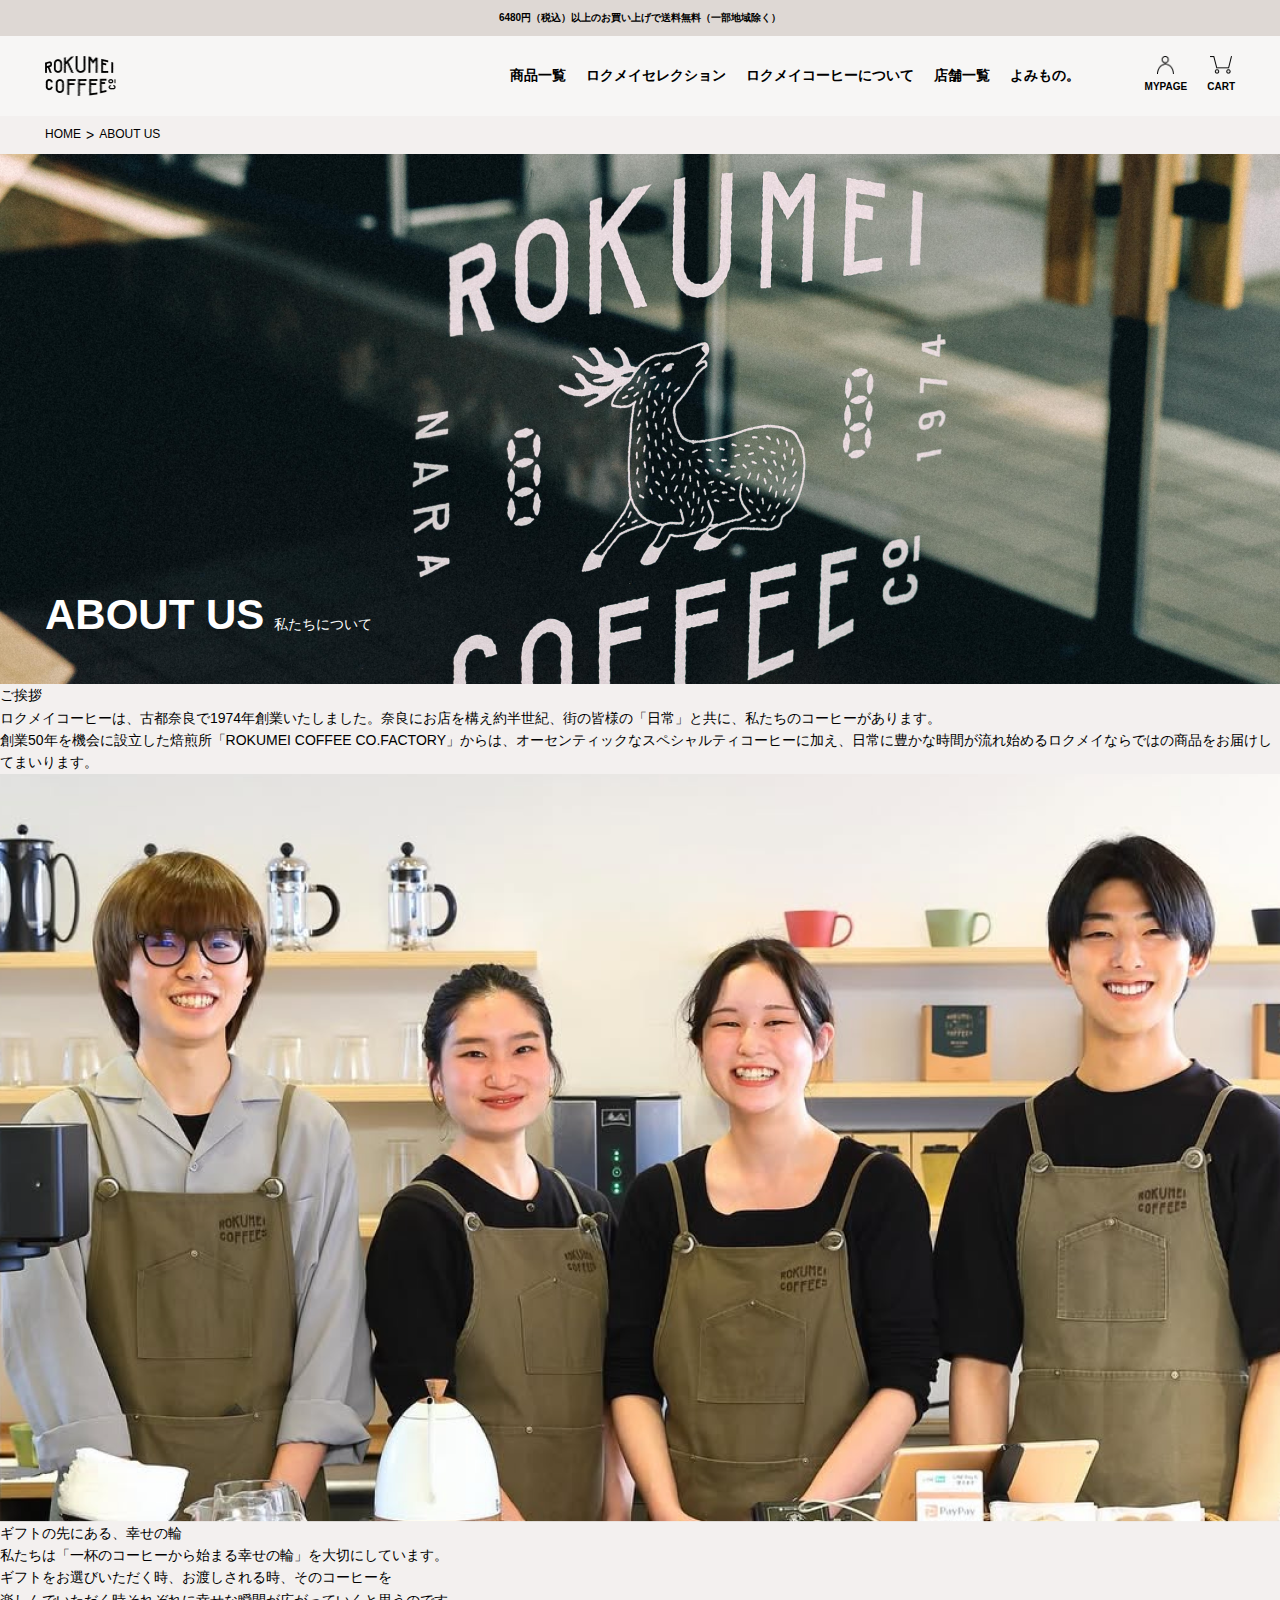
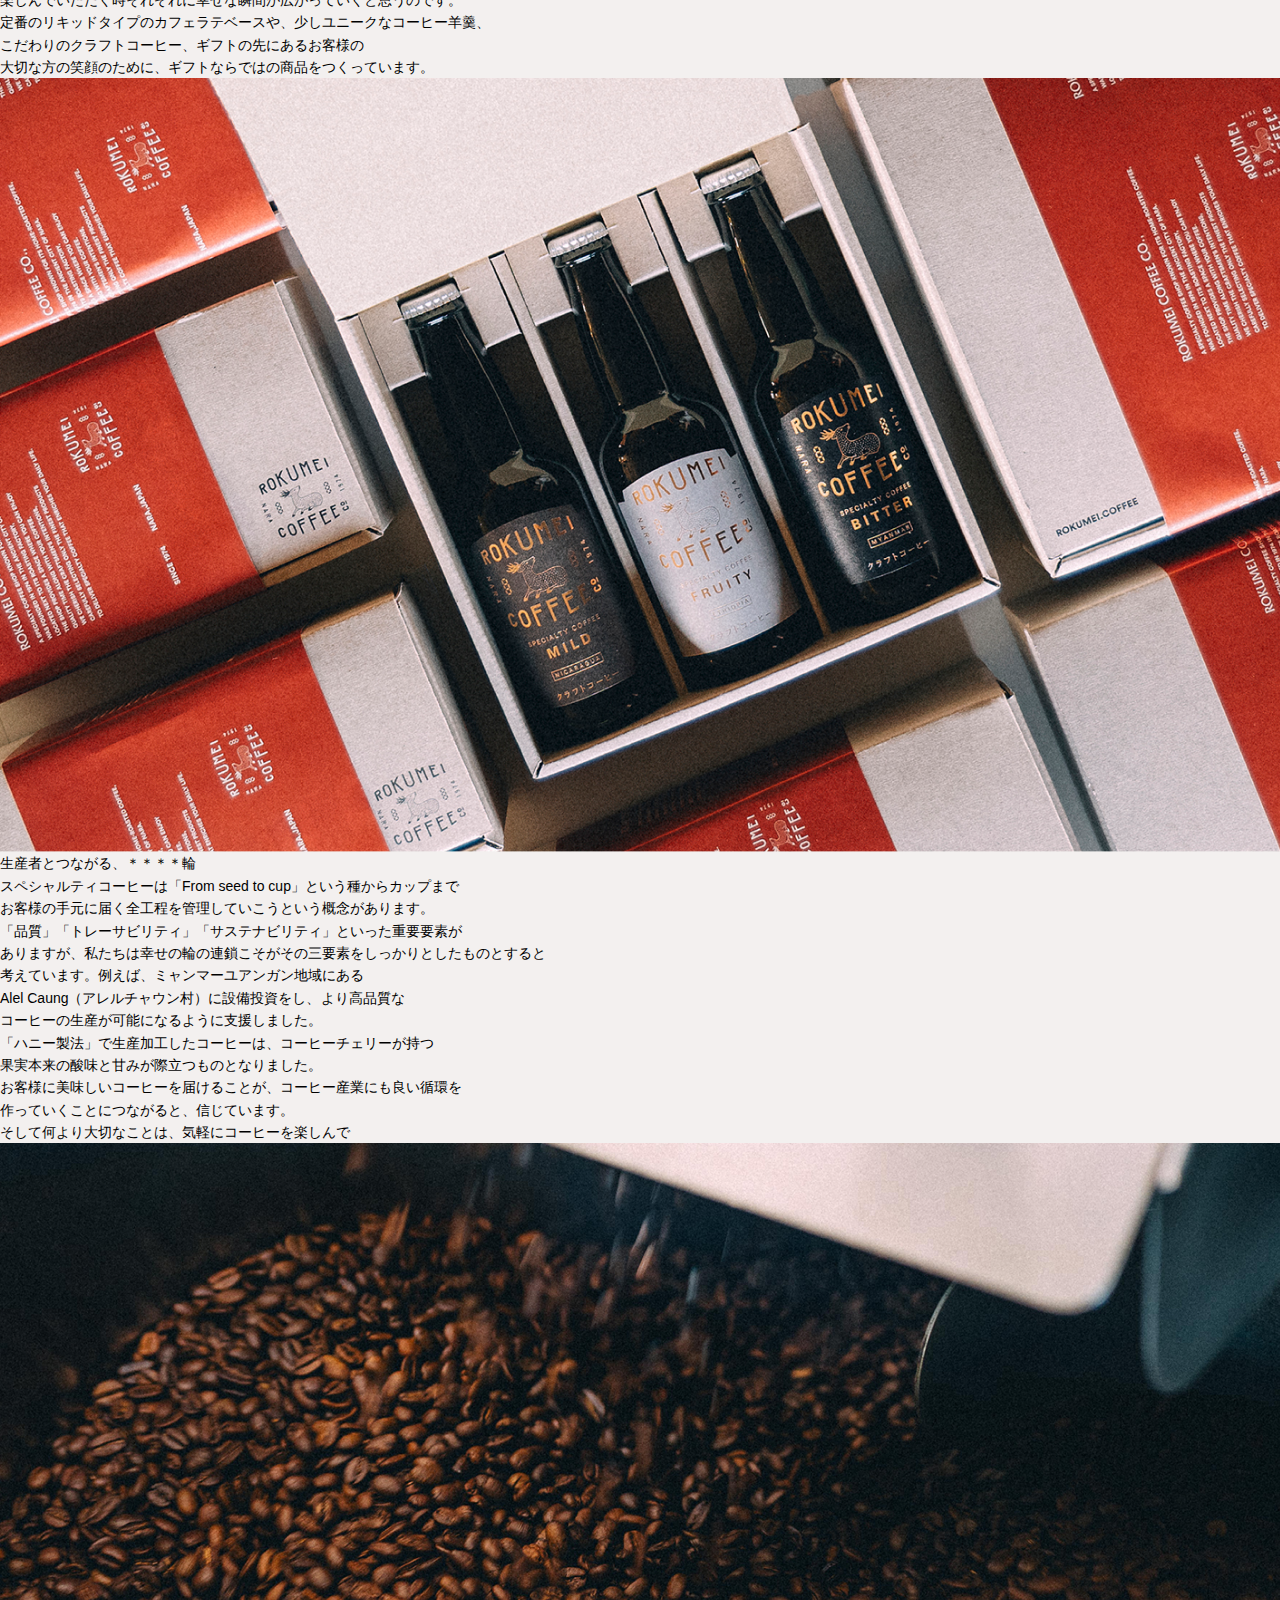
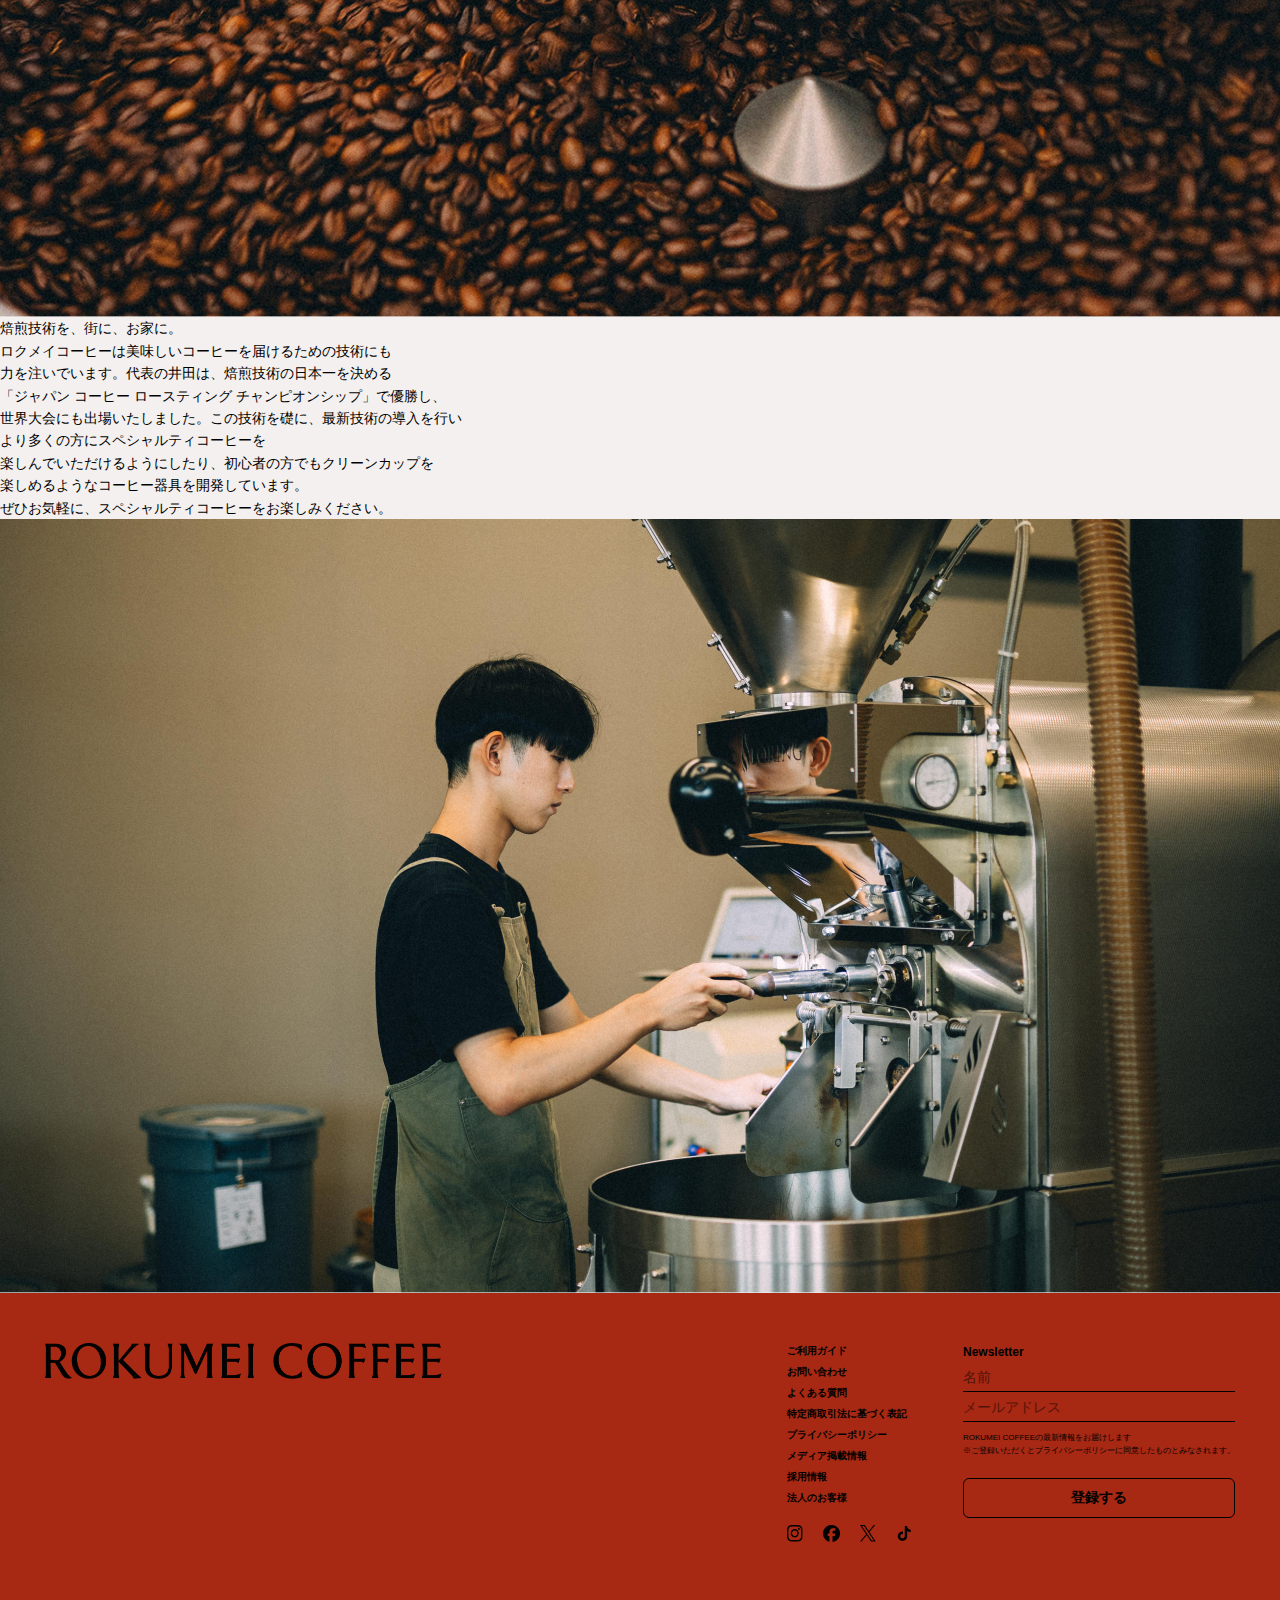
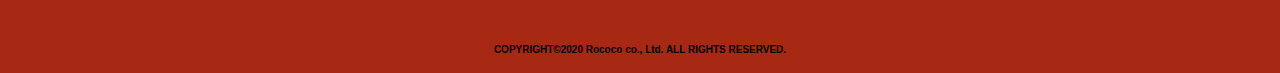
<file: about.html>
<!DOCTYPE html>
<html lang="en">
  <head>
    <meta charset="UTF-8" />
    <meta name="viewport" content="width=device-width, initial-scale=1.0" />
    <title>ABOUT US</title>
    <link rel="icon" href="assets/img/LOGO.png" />
    <link rel="stylesheet" href="assets/css/base.css" />
    <link rel="stylesheet" href="assets/css/header.css" />
    <link rel="stylesheet" href="assets/css/footer.css" />
    <link rel="stylesheet" href="assets/css/components.css" />
    <link rel="stylesheet" href="assets/css/about.css" />
  </head>
  <body>
    <header>
      <div class="top-bar">
        <p>6480円（税込）以上のお買い上げで送料無料（一部地域除く）</p>
      </div>
      <div class="header-container">
        <button class="hamburger">
          <span></span>
          <span></span>
        </button>
        <div class="ham-content">
          <div class="ham-body">
            <div class="ham-banner">
              <p class="banner-text-1">会員登録完了で</p>
              <p class="banner-text-2">
                すぐに使える <span>300pt</span> プレゼント実施中
              </p>
              <a href="#" class="banner-link">会員登録へすすむ></a>
            </div>
            <div class="top-list-group">
              <div class="top-list">
                <button class="product-toggle">
                  <div class="txt">
                    <span>商品一覧</span>
                    <p>PRODUCT</p>
                  </div>
                  <img
                    src="./assets/img/header/ham-arr.png"
                    alt=""
                    class="toggle-arrow"
                  />
                </button>
                <div class="lists">
                  <a href="#">すべての商品/ALL</a>
                  <a href="#">ギフト/GIFT</a>
                  <a href="#">お得な定期便/SUBSCRIPTION</a>
                  <a href="#">コーヒー豆/COFFEE</a>
                  <a href="#">ドリップバック/DRIP BAG</a>
                  <a href="#">リキッドコーヒー/LIQUID COFFEE</a>
                  <a href="#">スイーツ/SWEETS</a>
                  <a href="#">オリジナルグッズ/GOODS</a>
                </div>
              </div>
              <div class="top-list">
                <button class="product-toggle">
                  <div class="txt">
                    <span>ロクメイセレクション</span>
                    <p>ROKUMEI SELECTION</p>
                  </div>
                  <img
                    src="./assets/img/header/ham-arr.png"
                    alt=""
                    class="toggle-arrow"
                  />
                </button>
                <div class="lists">
                  <a href="#">初夏の福袋</a>
                  <a href="#">世界を感じる旅するコーヒー</a>
                  <a href="#">大切な人にむけて。ロクメイギフト</a>
                </div>
              </div>
              <div class="top-list">
                <a href="#" class="product-toggle">
                  <div class="txt">
                    <span>ロクメイコーヒーについて</span>
                    <p>ABOUT US</p>
                  </div>
                </a>
              </div>
              <div class="top-list">
                <button class="product-toggle">
                  <div class="txt">
                    <span>店舗一覧</span>
                    <p>SHOP LIST</p>
                  </div>
                  <img
                    src="./assets/img/header/ham-arr.png"
                    alt=""
                    class="toggle-arrow"
                  />
                </button>
                <div class="lists">
                  <a href="#">奈良店</a>
                  <a href="#">ロクメイコーヒーファクトリー</a>
                  <a href="#">ロクメイベイクス</a>
                  <a href="#">グランスタ丸の内</a>
                </div>
              </div>
              <div class="top-list">
                <a href="#" class="product-toggle">
                  <div class="txt">
                    <span>よみもの。</span>
                    <p>COLUMN</p>
                  </div>
                </a>
              </div>
            </div>
            <div class="btm">
              <div class="sub-list">
                <a href="#">ご利用ガイド</a>
                <a href="#">特定商取引法に基づく表記</a>
                <a href="#">よくあるご質問</a>
                <a href="#">採用情報</a>
                <a href="#">お問い合わせ</a>
                <a href="#">法人のお客様</a>
                <a href="#">プライバシーポリシー</a>
                <a href="#">メディア掲載情報</a>
              </div>
              <div class="banner-list">
                <a href="#">
                  <img src="./assets/img/header/gift.png" alt="" />
                  <p>GIFT</p>
                  <img src="./assets/img/header/arr2.png" class="arr" alt="" />
                </a>
                <a href="#">
                  <img src="./assets/img/header/banner1.png" alt="" />
                </a>
                <a href="#">
                  <img src="./assets/img/header/banner2.png" alt="" />
                </a>
              </div>
            </div>
          </div>
        </div>
        <a href="./index.html" class="logo">
          <img src="./assets/img/header/logo.png" alt="Rokumei Coffee" />
        </a>
        <div class="nav-group">
          <div class="links">
            <a href="#">商品一覧</a>
            <a href="#">ロクメイセレクション</a>
            <a href="#">ロクメイコーヒーについて</a>
            <a href="#">店舗一覧</a>
            <a href="#">よみもの。</a>
          </div>
          <div class="r-links">
            <a href="#">
              <img src="./assets/img/header/person-i.png" alt="" />
              <p>MYPAGE</p>
            </a>
            <a href="#">
              <img src="./assets/img/header/basket-i.png" alt="" />
              <p>CART</p>
            </a>
          </div>
        </div>
      </div>
    </header>
    <main>
      <div class="side-bar">
        <a href="./index.html">HOME</a>
        <span>&gt;</span>
        <a href="./about.html">ABOUT US</a>
      </div>
      <section class="fv">
        <div class="fv-title">
          <p>ABOUT US</p>
          <span>私たちについて</span>
        </div>
      </section>

      <section class="common-box">
        <div class="c-item">
          <p class="t">ご挨拶</p>
          <p class="c">
            ロクメイコーヒーは、古都奈良で1974年創業いたしました。奈良にお店を構え約半世紀、街の皆様の「日常」と共に、私たちのコーヒーがあります。<br />
            創業50年を機会に設立した焙煎所「ROKUMEI COFFEE
            CO.FACTORY」からは、オーセンティックなスペシャルティコーヒーに加え、日常に豊かな時間が流れ始めるロクメイならではの商品をお届けしてまいります。
          </p>
          <div class="img-box">
            <img src="./assets/img/about/img-1.png" alt="" />
          </div>
        </div>

        <div class="c-item">
          <p class="t">ギフトの先にある、<br class="is-md-show" />幸せの輪</p>
          <p class="c">
            私たちは「一杯のコーヒーから始まる幸せの輪」を<br
              class="is-md-show"
            />大切にしています。<br class="is-md-hide" />
            ギフトをお選びいただく時、<br
              class="is-md-show"
            />お渡しされる時、そのコーヒーを<br class="is-md-hide" />
            楽しんでいただく時<br
              class="is-md-show"
            />それぞれに幸せな瞬間が広がっていくと思うのです。<br />
            定番のリキッドタイプのカフェラテベースや、<br
              class="is-md-show"
            />少しユニークなコーヒー羊羹、<br />
            こだわりのクラフトコーヒー、ギフトの先にあるお客様の<br />
            大切な方の笑顔のために、<br
              class="is-md-show"
            />ギフトならではの商品をつくっています。
          </p>
          <div class="img-box">
            <img src="./assets/img/about/img-2.png" alt="" />
          </div>
        </div>

        <div class="c-item">
          <p class="t">生産者とつながる、<br class="is-md-show" />＊＊＊＊輪</p>
          <p class="c">
            スペシャルティコーヒーは「From seed to cup」という<br
              class="is-md-show"
            />種からカップまで<br class="is-md-hide" />
            お客様の手元に届く<br
              class="is-md-show"
            />全工程を管理していこうという概念があります。<br />
            「品質」「トレーサビリティ」「サステナビリティ」といった重要要素が<br
              class="is-md-hide"
            />
            ありますが、<br
              class="is-md-show"
            />私たちは幸せの輪の連鎖こそがその三要素を<br
              class="is-md-show"
            />しっかりとしたものとすると<br class="is-md-hide" />
            考えています。例えば、ミャンマーユアンガン地域にある<br />
            Alel Caung（アレルチャウン村）に設備投資をし、<br
              class="is-md-show"
            />より高品質な<br class="is-md-hide" />
            コーヒーの生産が可能になるように<br
              class="is-md-show"
            />支援しました。<br class="is-md-hide" />
            「ハニー製法」で生産加工したコーヒーは、<br
              class="is-md-show"
            />コーヒーチェリーが持つ<br class="is-md-hide" />
            果実本来の酸味と<br
              class="is-md-show"
            />甘みが際立つものとなりました。<br />
            お客様に美味しいコーヒーを届けることが、<br
              class="is-md-show"
            />コーヒー産業にも良い循環を<br class="is-md-hide" />
            作っていくことに<br
              class="is-md-show"
            />つながると、信じています。<br />
            そして何より大切なことは、気軽にコーヒーを楽しんで
          </p>
          <div class="img-box">
            <img src="./assets/img/about/img-3.png" alt="" />
          </div>
        </div>

        <div class="c-item">
          <p class="t">焙煎技術を、街に、お家に。</p>
          <p class="c">
            ロクメイコーヒーは美味しいコーヒーを届けるための<br
              class="is-md-show"
            />技術にも<br class="is-md-hide" />
            力を注いでいます。代表の井田は、焙煎技術の日本一を決める<br />
            「ジャパン コーヒー ロースティング チャンピオンシップ」<br
              class="is-md-show"
            />で優勝し、<br class="is-md-hide" />
            世界大会にも出場いたしました。<br
              class="is-md-show"
            />この技術を礎に、最新技術の導入を行い<br />
            より多くの方にスペシャルティコーヒーを<br />
            楽しんでいただけるようにしたり、初心者の方でも<br
              class="is-md-show"
            />クリーンカップを<br class="is-md-hide" />
            楽しめるような<br
              class="is-md-show"
            />コーヒー器具を開発しています。<br />
            ぜひお気軽に、スペシャルティコーヒーを<br
              class="is-md-show"
            />お楽しみください。
          </p>
          <div class="img-box">
            <img src="./assets/img/about/img-4.png" alt="" />
          </div>
        </div>
      </section>
    </main>
    <footer>
      <div class="footer-container">
        <a href="./index.html" class="f-logo">
          <img src="./assets/img/footer/logo.png" alt="Rokumei Coffee" />
        </a>
        <div class="footer-content">
          <div class="footer-nav">
            <div class="links">
              <a href="#">ご利用ガイド</a>
              <a href="#">お問い合わせ</a>
              <a href="#">よくある質問</a>
              <a href="#">特定商取引法に基づく表記</a>
              <a href="#">プライバシーポリシー</a>
              <a href="#">メディア掲載情報</a>
              <a href="#">採用情報</a>
              <a href="#">法人のお客様</a>
            </div>
            <div class="sns-group">
              <a href="#">
                <img src="./assets/img/footer/instagram.png" alt="" />
              </a>
              <a href="#">
                <img src="./assets/img/footer/facebook.png" alt="" />
              </a>
              <a href="#">
                <img src="./assets/img/footer/x.png" alt="" />
              </a>
              <a href="#">
                <img src="./assets/img/footer/tiktok.png" alt="" />
              </a>
            </div>
          </div>
          <div class="newsletter">
            <h2 class="newsletter-title">Newsletter</h2>
            <form class="newsletter-form">
              <div class="form-group">
                <input
                  type="text"
                  id="newsletter-name"
                  name="name"
                  class="newsletter-input"
                  placeholder="名前"
                />
              </div>
              <div class="form-group">
                <input
                  type="email"
                  id="newsletter-email"
                  name="email"
                  class="newsletter-input"
                  placeholder="メールアドレス"
                />
              </div>
              <p class="newsletter-info">
                ROKUMEI COFFEEの最新情報をお届けします<br />
                ※ご登録いただくとプライバシーポリシーに同意したものとみなされます。
              </p>
              <button type="submit" class="newsletter-submit">登録する</button>
            </form>
          </div>
        </div>
      </div>
      <div class="copyright">
        <p>COPYRIGHT©2020 Rococo co., Ltd. ALL RIGHTS RESERVED.</p>
      </div>
    </footer>
    <script src="assets/js/main.js" defer></script>
    <script src="assets/js/category-list.js" defer></script>
    <script src="assets/js/ham.js" defer></script>
    <script src="assets/js/footer.js" defer></script>
  </body>
</html>
</file>
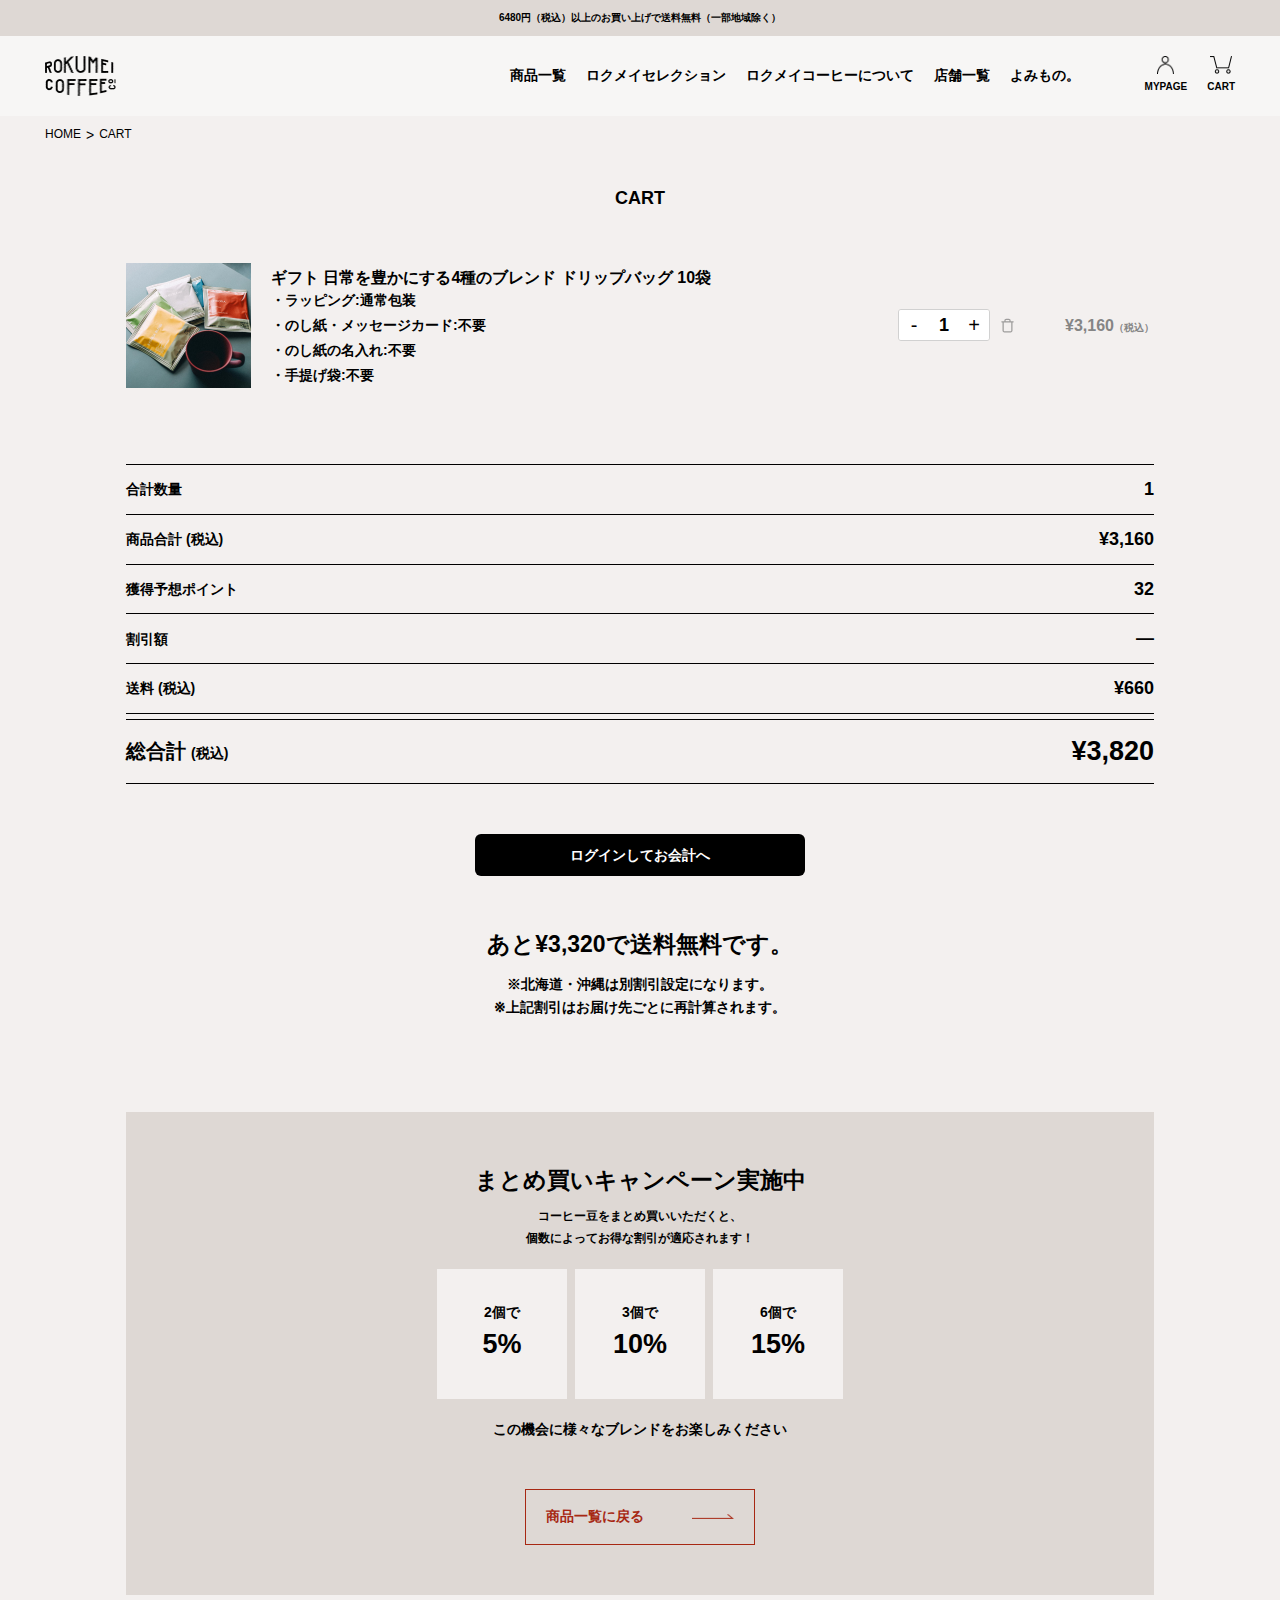
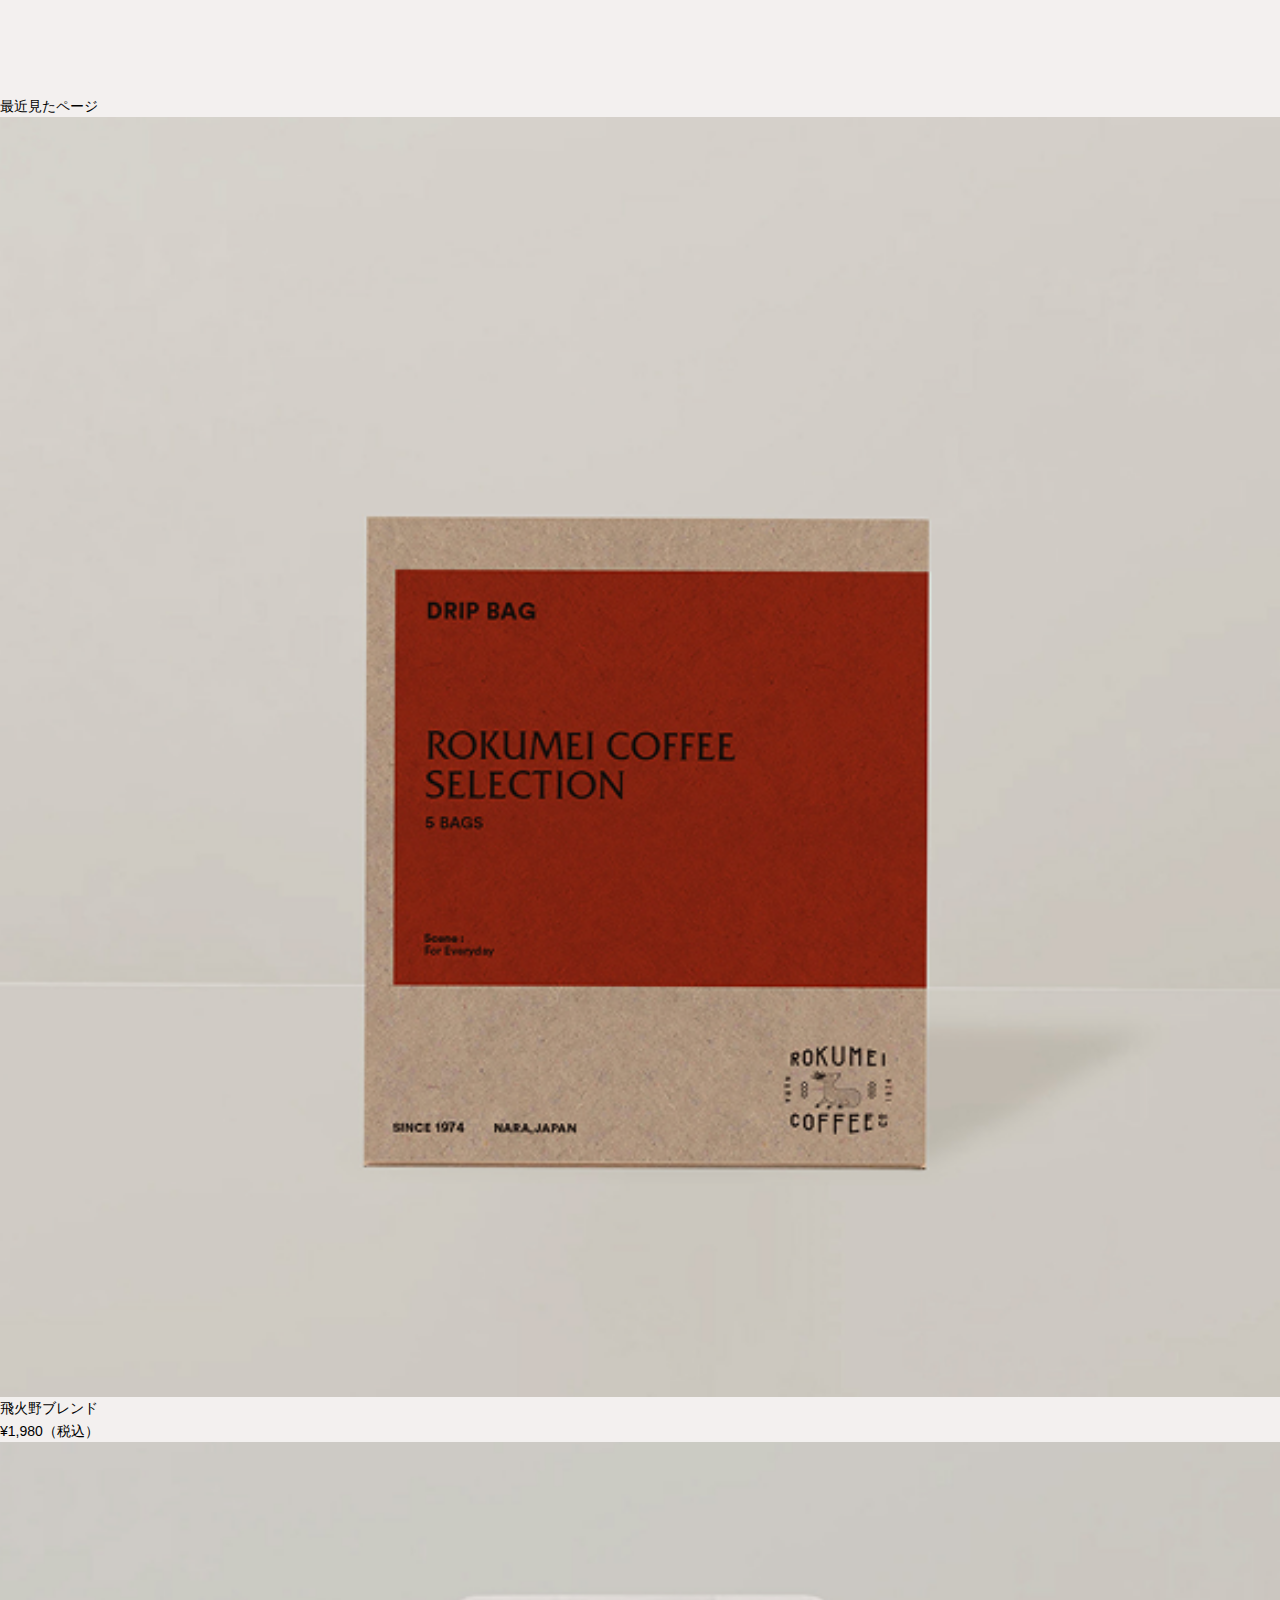
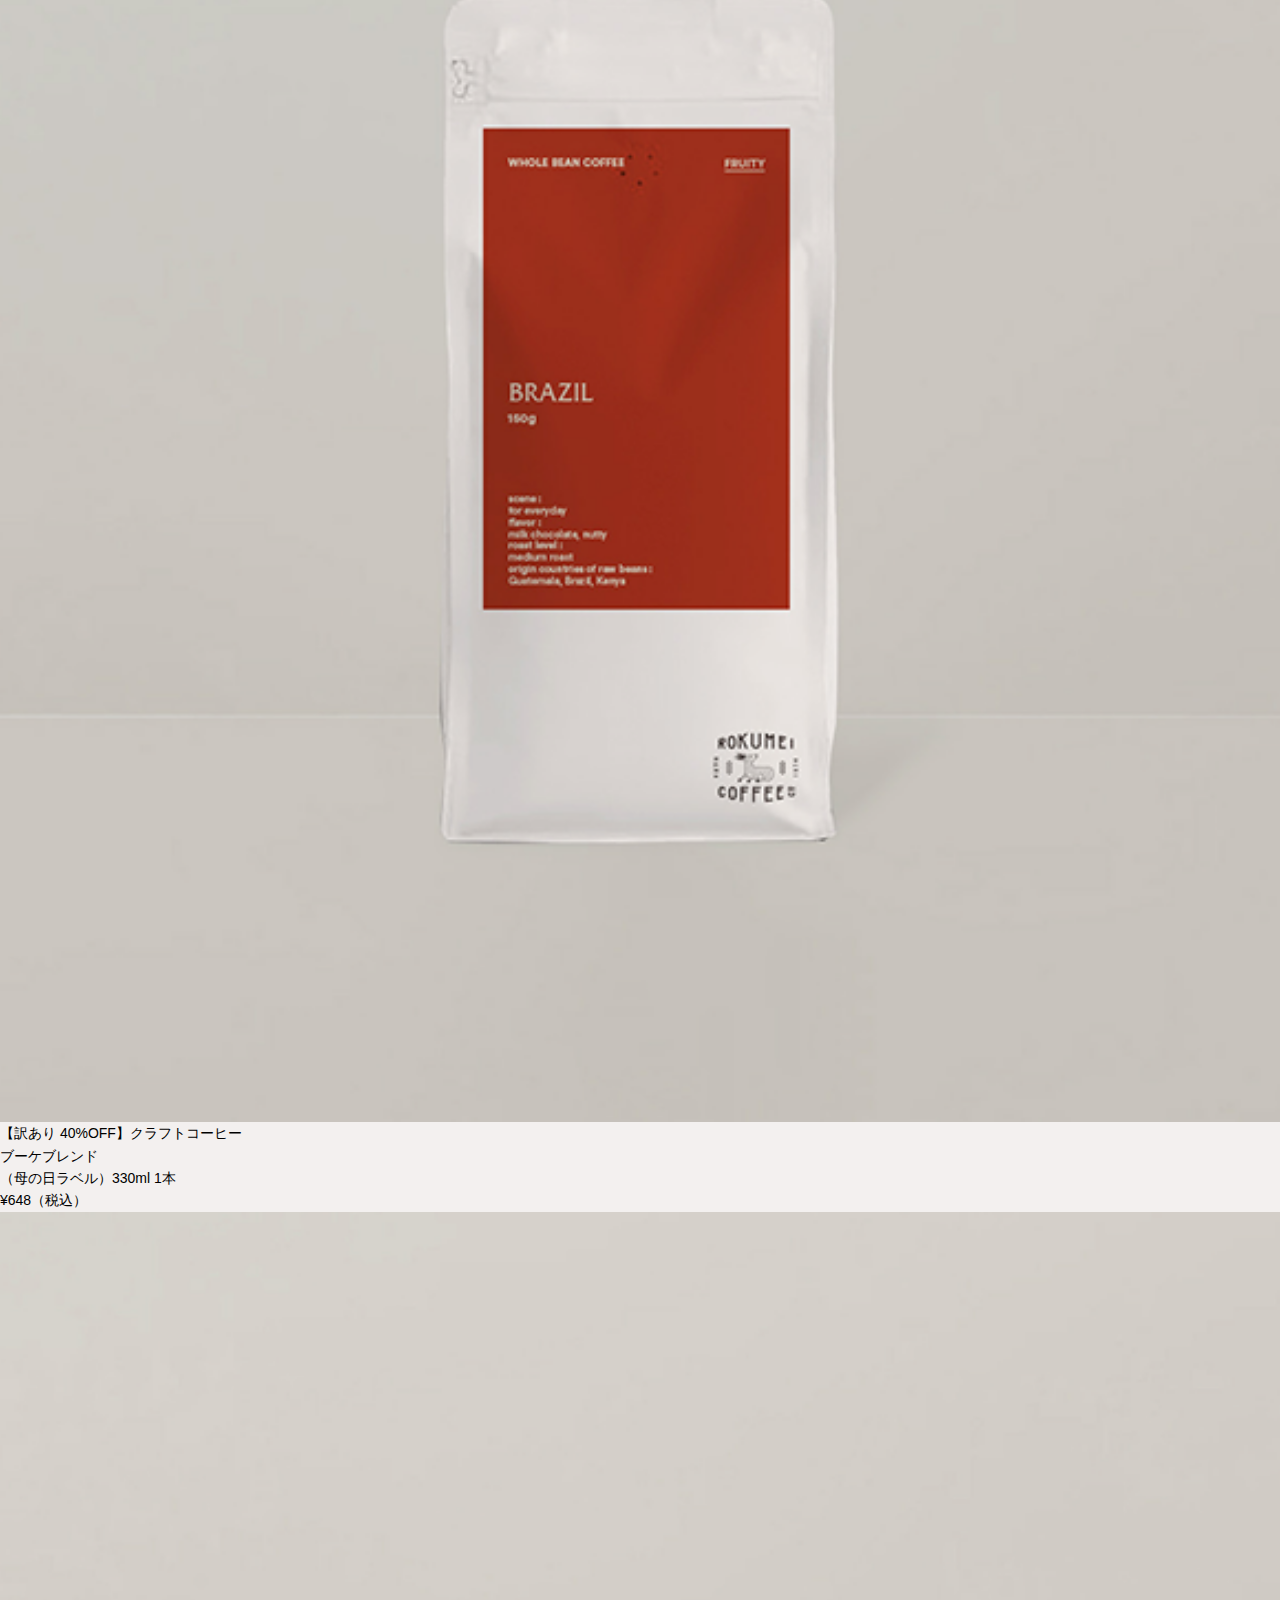
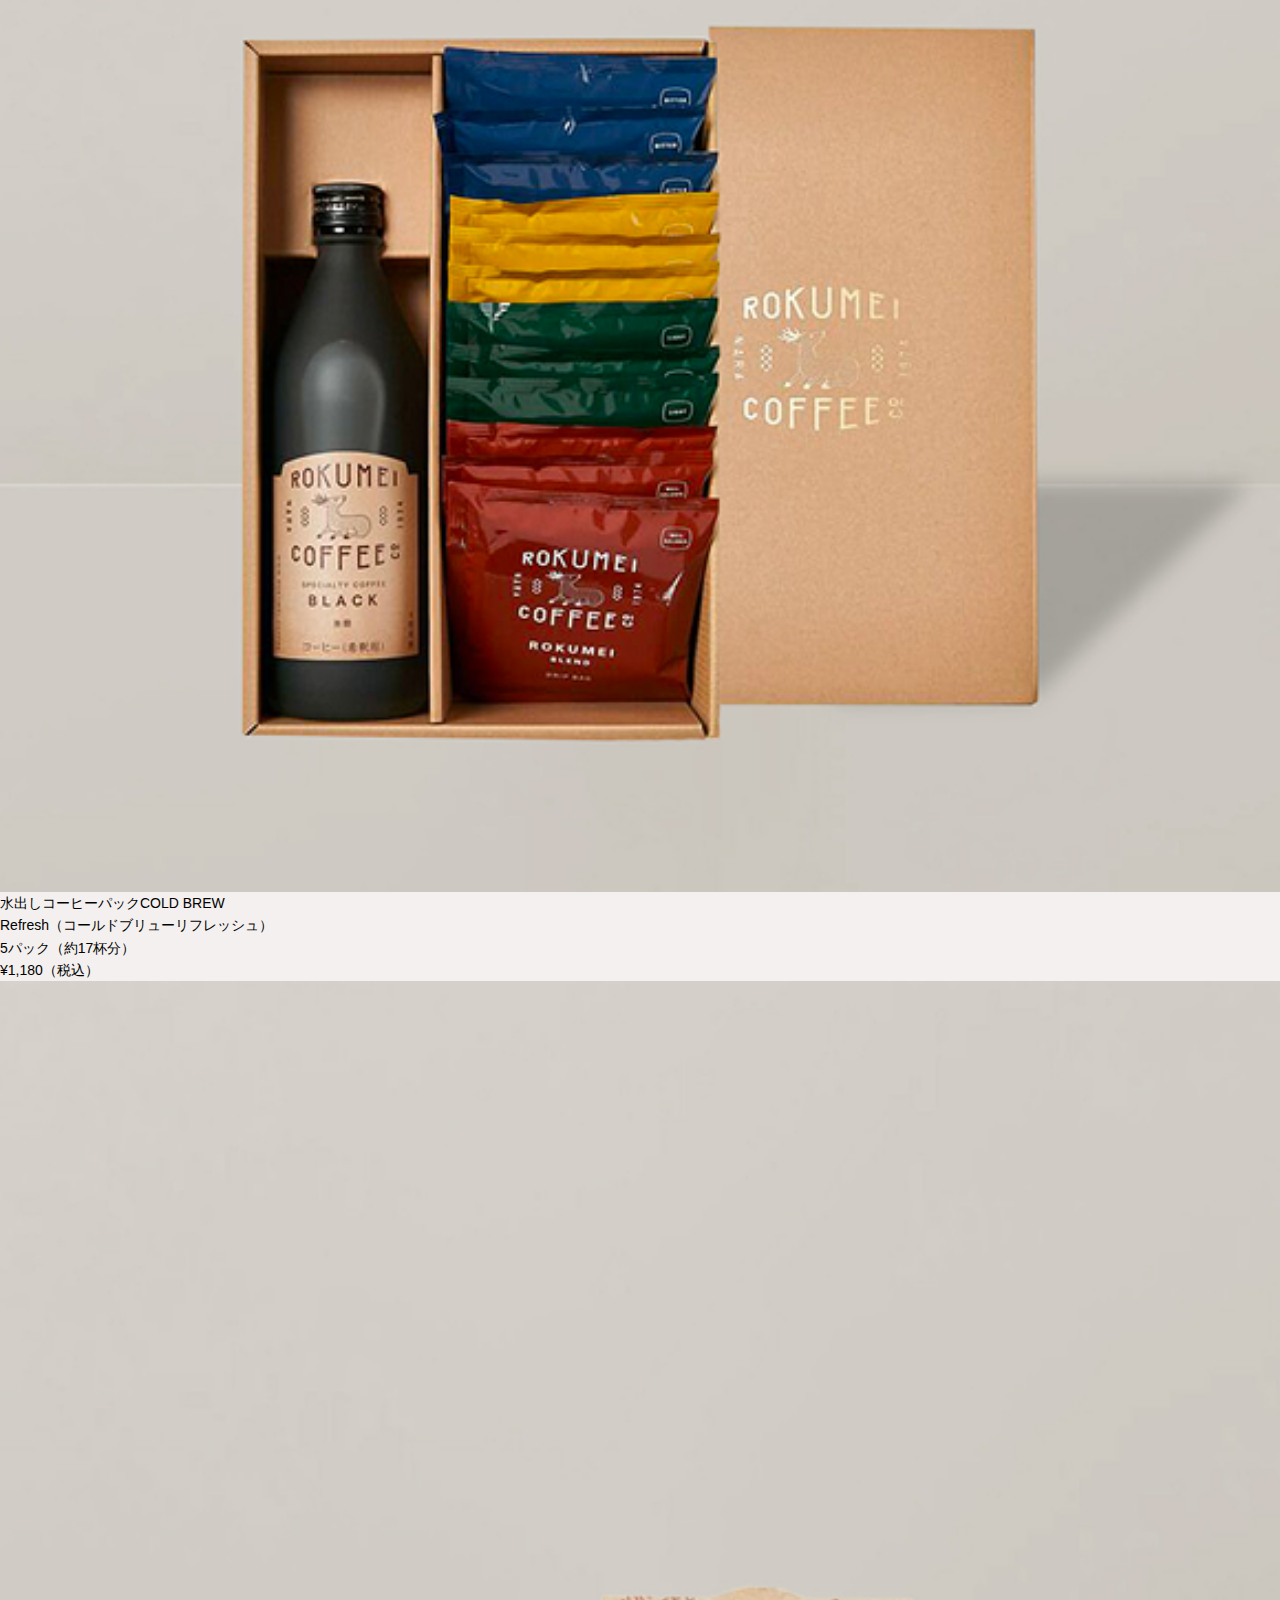
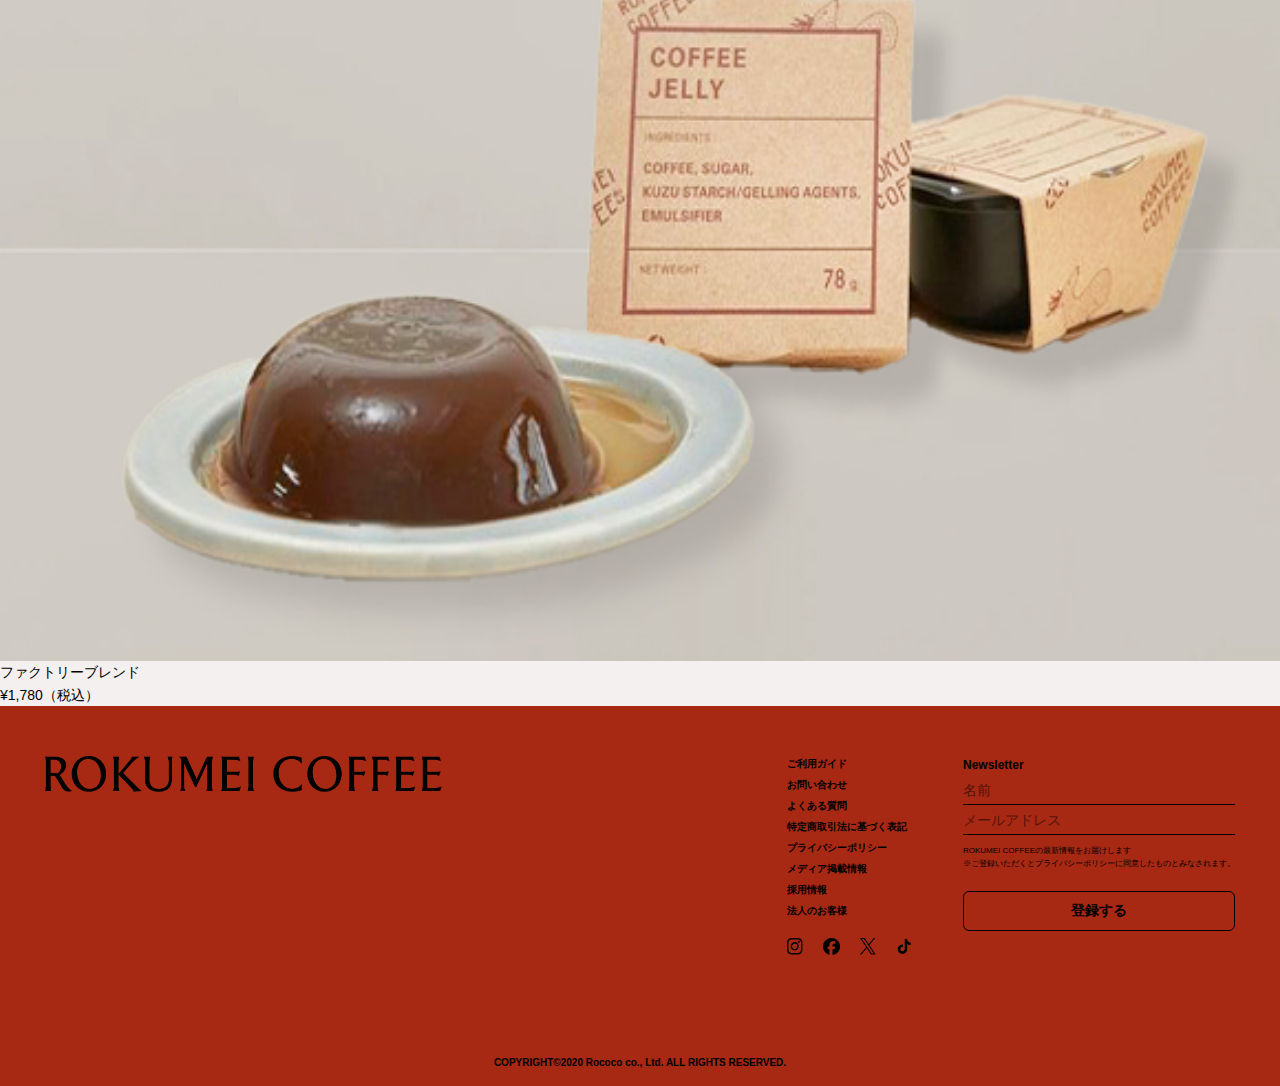
<file: cart.html>
<!DOCTYPE html>
<html lang="en">
  <head>
    <meta charset="UTF-8" />
    <meta name="viewport" content="width=device-width, initial-scale=1.0" />
    <title>CART</title>
    <link rel="icon" href="assets/img/LOGO.png" />
    <link rel="stylesheet" href="assets/css/base.css" />
    <link rel="stylesheet" href="assets/css/header.css" />
    <link rel="stylesheet" href="assets/css/footer.css" />
    <link rel="stylesheet" href="assets/css/components.css" />
    <link rel="stylesheet" href="assets/css/cart.css" />
  </head>
  <body>
    <header>
      <div class="top-bar">
        <p>6480円（税込）以上のお買い上げで送料無料（一部地域除く）</p>
      </div>
      <div class="header-container">
        <button class="hamburger">
          <span></span>
          <span></span>
        </button>
        <div class="ham-content">
          <div class="ham-body">
            <div class="ham-banner">
              <p class="banner-text-1">会員登録完了で</p>
              <p class="banner-text-2">
                すぐに使える <span>300pt</span> プレゼント実施中
              </p>
              <a href="#" class="banner-link">会員登録へすすむ></a>
            </div>
            <div class="top-list-group">
              <div class="top-list">
                <button class="product-toggle">
                  <div class="txt">
                    <span>商品一覧</span>
                    <p>PRODUCT</p>
                  </div>
                  <img
                    src="./assets/img/header/ham-arr.png"
                    alt=""
                    class="toggle-arrow"
                  />
                </button>
                <div class="lists">
                  <a href="#">すべての商品/ALL</a>
                  <a href="#">ギフト/GIFT</a>
                  <a href="#">お得な定期便/SUBSCRIPTION</a>
                  <a href="#">コーヒー豆/COFFEE</a>
                  <a href="#">ドリップバック/DRIP BAG</a>
                  <a href="#">リキッドコーヒー/LIQUID COFFEE</a>
                  <a href="#">スイーツ/SWEETS</a>
                  <a href="#">オリジナルグッズ/GOODS</a>
                </div>
              </div>
              <div class="top-list">
                <button class="product-toggle">
                  <div class="txt">
                    <span>ロクメイセレクション</span>
                    <p>ROKUMEI SELECTION</p>
                  </div>
                  <img
                    src="./assets/img/header/ham-arr.png"
                    alt=""
                    class="toggle-arrow"
                  />
                </button>
                <div class="lists">
                  <a href="#">初夏の福袋</a>
                  <a href="#">世界を感じる旅するコーヒー</a>
                  <a href="#">大切な人にむけて。ロクメイギフト</a>
                </div>
              </div>
              <div class="top-list">
                <a href="#" class="product-toggle">
                  <div class="txt">
                    <span>ロクメイコーヒーについて</span>
                    <p>ABOUT US</p>
                  </div>
                </a>
              </div>
              <div class="top-list">
                <button class="product-toggle">
                  <div class="txt">
                    <span>店舗一覧</span>
                    <p>SHOP LIST</p>
                  </div>
                  <img
                    src="./assets/img/header/ham-arr.png"
                    alt=""
                    class="toggle-arrow"
                  />
                </button>
                <div class="lists">
                  <a href="#">奈良店</a>
                  <a href="#">ロクメイコーヒーファクトリー</a>
                  <a href="#">ロクメイベイクス</a>
                  <a href="#">グランスタ丸の内</a>
                </div>
              </div>
              <div class="top-list">
                <a href="#" class="product-toggle">
                  <div class="txt">
                    <span>よみもの。</span>
                    <p>COLUMN</p>
                  </div>
                </a>
              </div>
            </div>
            <div class="btm">
              <div class="sub-list">
                <a href="#">ご利用ガイド</a>
                <a href="#">特定商取引法に基づく表記</a>
                <a href="#">よくあるご質問</a>
                <a href="#">採用情報</a>
                <a href="#">お問い合わせ</a>
                <a href="#">法人のお客様</a>
                <a href="#">プライバシーポリシー</a>
                <a href="#">メディア掲載情報</a>
              </div>
              <div class="banner-list">
                <a href="#">
                  <img src="./assets/img/header/gift.png" alt="" />
                  <p>GIFT</p>
                  <img src="./assets/img/header/arr2.png" class="arr" alt="" />
                </a>
                <a href="#">
                  <img src="./assets/img/header/banner1.png" alt="" />
                </a>
                <a href="#">
                  <img src="./assets/img/header/banner2.png" alt="" />
                </a>
              </div>
            </div>
          </div>
        </div>
        <a href="./index.html" class="logo">
          <img src="./assets/img/header/logo.png" alt="Rokumei Coffee" />
        </a>
        <div class="nav-group">
          <div class="links">
            <a href="#">商品一覧</a>
            <a href="#">ロクメイセレクション</a>
            <a href="#">ロクメイコーヒーについて</a>
            <a href="#">店舗一覧</a>
            <a href="#">よみもの。</a>
          </div>
          <div class="r-links">
            <a href="#">
              <img src="./assets/img/header/person-i.png" alt="" />
              <p>MYPAGE</p>
            </a>
            <a href="#">
              <img src="./assets/img/header/basket-i.png" alt="" />
              <p>CART</p>
            </a>
          </div>
        </div>
      </div>
    </header>
    <main>
      <div class="side-bar">
        <a href="./index.html">HOME</a>
        <span>&gt;</span>
        <a href="./cart.html">CART</a>
      </div>
      <section class="cart-set-box">
        <h2>CART</h2>
        <div class="cart-calc">
          <div class="cart-calc-set">
            <div class="cart-item">
              <div class="cart-item-left">
                <div class="cart-item-img">
                  <img src="./assets/img/cart/cart.png" alt="Product" />
                </div>
                <div class="cart-item-info">
                  <p class="cart-item-name">
                    ギフト 日常を豊かにする4種のブレンド ドリップバッグ 10袋
                  </p>
                  <div class="cart-item-options">
                    <p>・ラッピング:通常包装</p>
                    <p>・のし紙・メッセージカード:不要</p>
                    <p>・のし紙の名入れ:不要</p>
                    <p>・手提げ袋:不要</p>
                  </div>
                </div>
              </div>
              <div class="cart-item-controls">
                <div class="control-left">
                  <div class="quantity-selector">
                    <button class="qty-btn minus">-</button>
                    <input type="number" class="qty-input" value="1" min="1" />
                    <button class="qty-btn plus">+</button>
                  </div>
                  <button class="delete-btn" aria-label="削除">
                    <svg
                      width="20"
                      height="20"
                      viewBox="0 0 24 24"
                      fill="none"
                      xmlns="http://www.w3.org/2000/svg"
                    >
                      <path
                        d="M3 6H5H21M8 6V4C8 3.46957 8.21071 2.96086 8.58579 2.58579C8.96086 2.21071 9.46957 2 10 2H14C14.5304 2 15.0391 2.21071 15.4142 2.58579C15.7893 2.96086 16 3.46957 16 4V6M19 6V20C19 20.5304 18.7893 21.0391 18.4142 21.4142C18.0391 21.7893 17.5304 22 17 22H7C6.46957 22 5.96086 21.7893 5.58579 21.4142C5.21071 21.0391 5 20.5304 5 20V6H19Z"
                        stroke="#666"
                        stroke-width="2"
                        stroke-linecap="round"
                        stroke-linejoin="round"
                      />
                    </svg>
                  </button>
                </div>
                <p class="cart-item-price">¥3,160<span>（税込）</span></p>
              </div>
            </div>
          </div>
          <div class="cart-calc-content">
            <div class="calc-row">
              <span class="calc-label">合計数量</span>
              <span class="calc-value">1</span>
            </div>
            <div class="calc-row">
              <span class="calc-label">商品合計 (税込)</span>
              <span class="calc-value">¥3,160</span>
            </div>
            <div class="calc-row">
              <span class="calc-label">獲得予想ポイント</span>
              <span class="calc-value">32</span>
            </div>
            <div class="calc-row">
              <span class="calc-label">割引額</span>
              <span class="calc-value">—</span>
            </div>
            <div class="calc-row">
              <span class="calc-label">送料 (税込)</span>
              <span class="calc-value">¥660</span>
            </div>
            <div class="calc-row calc-total">
              <p class="calc-label">総合計<span>(税込)</span></p>
              <span class="calc-value">¥3,820</span>
            </div>
          </div>
        </div>
        <a href="#" class="go-login">ログインしてお会計へ</a>
        <div class="cost-txt">
          <p>あと¥3,320で送料無料です。</p>
          <p>
            ※北海道・沖縄は別割引設定になります。<br />
            ※上記割引はお届け先ごとに再計算されます。
          </p>
        </div>
      </section>

      <section class="purchase-section">
        <div class="purchase-box">
          <div class="p-top">
            <p>まとめ買いキャンペーン実施中</p>
            <span>
              コーヒー豆をまとめ買いいただくと、<br />
              個数によってお得な割引が適応されます！
            </span>
          </div>
          <div class="p-content">
            <div class="p-item">
              <span>2個で</span>
              <p>5%</p>
            </div>
            <div class="p-item">
              <span>3個で</span>
              <p>10%</p>
            </div>
            <div class="p-item">
              <span>6個で</span>
              <p>15%</p>
            </div>
          </div>
          <p class="p-txt">この機会に様々なブレンドをお楽しみください</p>
        </div>
        <a href="./shop-list-all.html">
          <p>商品一覧に戻る</p>
          <img src="./assets/img/selection/arr.png" alt="" />
        </a>
      </section>

      <div class="new">
        <div class="good-title">
          <p>最近見たページ</p>
        </div>
        <div class="goods-list is-md-hide">
          <div class="goods-item">
            <div class="img">
              <img src="./assets/img/category-list/good-1.png" alt="" />
            </div>
            <div class="good-txt">
              <div class="name">
                <p>飛火野ブレンド</p>
              </div>
              <div class="price">
                <p>¥1,980<span>（税込）</span></p>
              </div>
            </div>
          </div>

          <div class="goods-item">
            <div class="img">
              <img src="./assets/img/category-list/good-2.png" alt="" />
            </div>
            <div class="good-txt">
              <div class="name">
                <p>
                  【訳あり 40%OFF】クラフトコーヒー<br />
                  ブーケブレンド<br />
                  （母の日ラベル）330ml 1本
                </p>
              </div>
              <div class="price">
                <p>¥648<span>（税込）</span></p>
              </div>
            </div>
          </div>

          <div class="goods-item">
            <div class="img">
              <img src="./assets/img/category-list/good-3.png" alt="" />
            </div>
            <div class="good-txt">
              <div class="name">
                <p>
                  水出しコーヒーパックCOLD BREW<br />
                  Refresh（コールドブリューリフレッシュ）<br />
                  5パック（約17杯分）
                </p>
              </div>
              <div class="price">
                <p>¥1,180<span>（税込）</span></p>
              </div>
            </div>
          </div>

          <div class="goods-item">
            <div class="img">
              <img src="./assets/img/category-list/good-4.png" alt="" />
            </div>
            <div class="good-txt">
              <div class="name">
                <p>ファクトリーブレンド</p>
              </div>
              <div class="price">
                <p>¥1,780<span>（税込）</span></p>
              </div>
            </div>
          </div>
        </div>
        <div class="new-sp-list is-md-show">
          <div class="slider-container">
            <button
              class="slider-arrow slider-arrow-prev"
              aria-label="Previous"
            >
              <img src="./assets/img/category-list/l-arr.png" alt="" />
            </button>
            <div class="slider-wrapper">
              <div class="slider-track">
                <div class="goods-item">
                  <div class="img">
                    <img src="./assets/img/category-list/good-1.png" alt="" />
                  </div>
                  <div class="good-txt">
                    <div class="name">
                      <p>飛火野ブレンド</p>
                    </div>
                    <div class="price">
                      <p>¥1,980<span>（税込）</span></p>
                    </div>
                  </div>
                </div>

                <div class="goods-item">
                  <div class="img">
                    <img src="./assets/img/category-list/good-2.png" alt="" />
                  </div>
                  <div class="good-txt">
                    <div class="name">
                      <p>
                        【訳あり 40%OFF】クラフトコーヒー<br />
                        ブーケブレンド<br />
                        （母の日ラベル）330ml 1本
                      </p>
                    </div>
                    <div class="price">
                      <p>¥648<span>（税込）</span></p>
                    </div>
                  </div>
                </div>

                <div class="goods-item">
                  <div class="img">
                    <img src="./assets/img/category-list/good-3.png" alt="" />
                  </div>
                  <div class="good-txt">
                    <div class="name">
                      <p>
                        水出しコーヒーパックCOLD BREW<br />
                        Refresh（コールドブリューリフレッシュ）<br />
                        5パック（約17杯分）
                      </p>
                    </div>
                    <div class="price">
                      <p>¥1,180<span>（税込）</span></p>
                    </div>
                  </div>
                </div>

                <div class="goods-item">
                  <div class="img">
                    <img src="./assets/img/category-list/good-4.png" alt="" />
                  </div>
                  <div class="good-txt">
                    <div class="name">
                      <p>ファクトリーブレンド</p>
                    </div>
                    <div class="price">
                      <p>¥1,780<span>（税込）</span></p>
                    </div>
                  </div>
                </div>
              </div>
            </div>
            <button class="slider-arrow slider-arrow-next" aria-label="Next">
              <img src="./assets/img/category-list/r-arr.png" alt="" />
            </button>
          </div>
        </div>
      </div>
    </main>
    <footer>
      <div class="footer-container">
        <a href="./index.html" class="f-logo">
          <img src="./assets/img/footer/logo.png" alt="Rokumei Coffee" />
        </a>
        <div class="footer-content">
          <div class="footer-nav">
            <div class="links">
              <a href="#">ご利用ガイド</a>
              <a href="#">お問い合わせ</a>
              <a href="#">よくある質問</a>
              <a href="#">特定商取引法に基づく表記</a>
              <a href="#">プライバシーポリシー</a>
              <a href="#">メディア掲載情報</a>
              <a href="#">採用情報</a>
              <a href="#">法人のお客様</a>
            </div>
            <div class="sns-group">
              <a href="#">
                <img src="./assets/img/footer/instagram.png" alt="" />
              </a>
              <a href="#">
                <img src="./assets/img/footer/facebook.png" alt="" />
              </a>
              <a href="#">
                <img src="./assets/img/footer/x.png" alt="" />
              </a>
              <a href="#">
                <img src="./assets/img/footer/tiktok.png" alt="" />
              </a>
            </div>
          </div>
          <div class="newsletter">
            <h2 class="newsletter-title">Newsletter</h2>
            <form class="newsletter-form">
              <div class="form-group">
                <input
                  type="text"
                  id="newsletter-name"
                  name="name"
                  class="newsletter-input"
                  placeholder="名前"
                />
              </div>
              <div class="form-group">
                <input
                  type="email"
                  id="newsletter-email"
                  name="email"
                  class="newsletter-input"
                  placeholder="メールアドレス"
                />
              </div>
              <p class="newsletter-info">
                ROKUMEI COFFEEの最新情報をお届けします<br />
                ※ご登録いただくとプライバシーポリシーに同意したものとみなされます。
              </p>
              <button type="submit" class="newsletter-submit">登録する</button>
            </form>
          </div>
        </div>
      </div>
      <div class="copyright">
        <p>COPYRIGHT©2020 Rococo co., Ltd. ALL RIGHTS RESERVED.</p>
      </div>
    </footer>
    <script src="assets/js/main.js" defer></script>
    <script src="assets/js/category-list.js" defer></script>
    <script src="assets/js/ham.js" defer></script>
    <script src="assets/js/footer.js" defer></script>
    <script src="assets/js/cart.js" defer></script>
    <script src="assets/js/new-good.js" defer></script>
  </body>
</html>
</file>
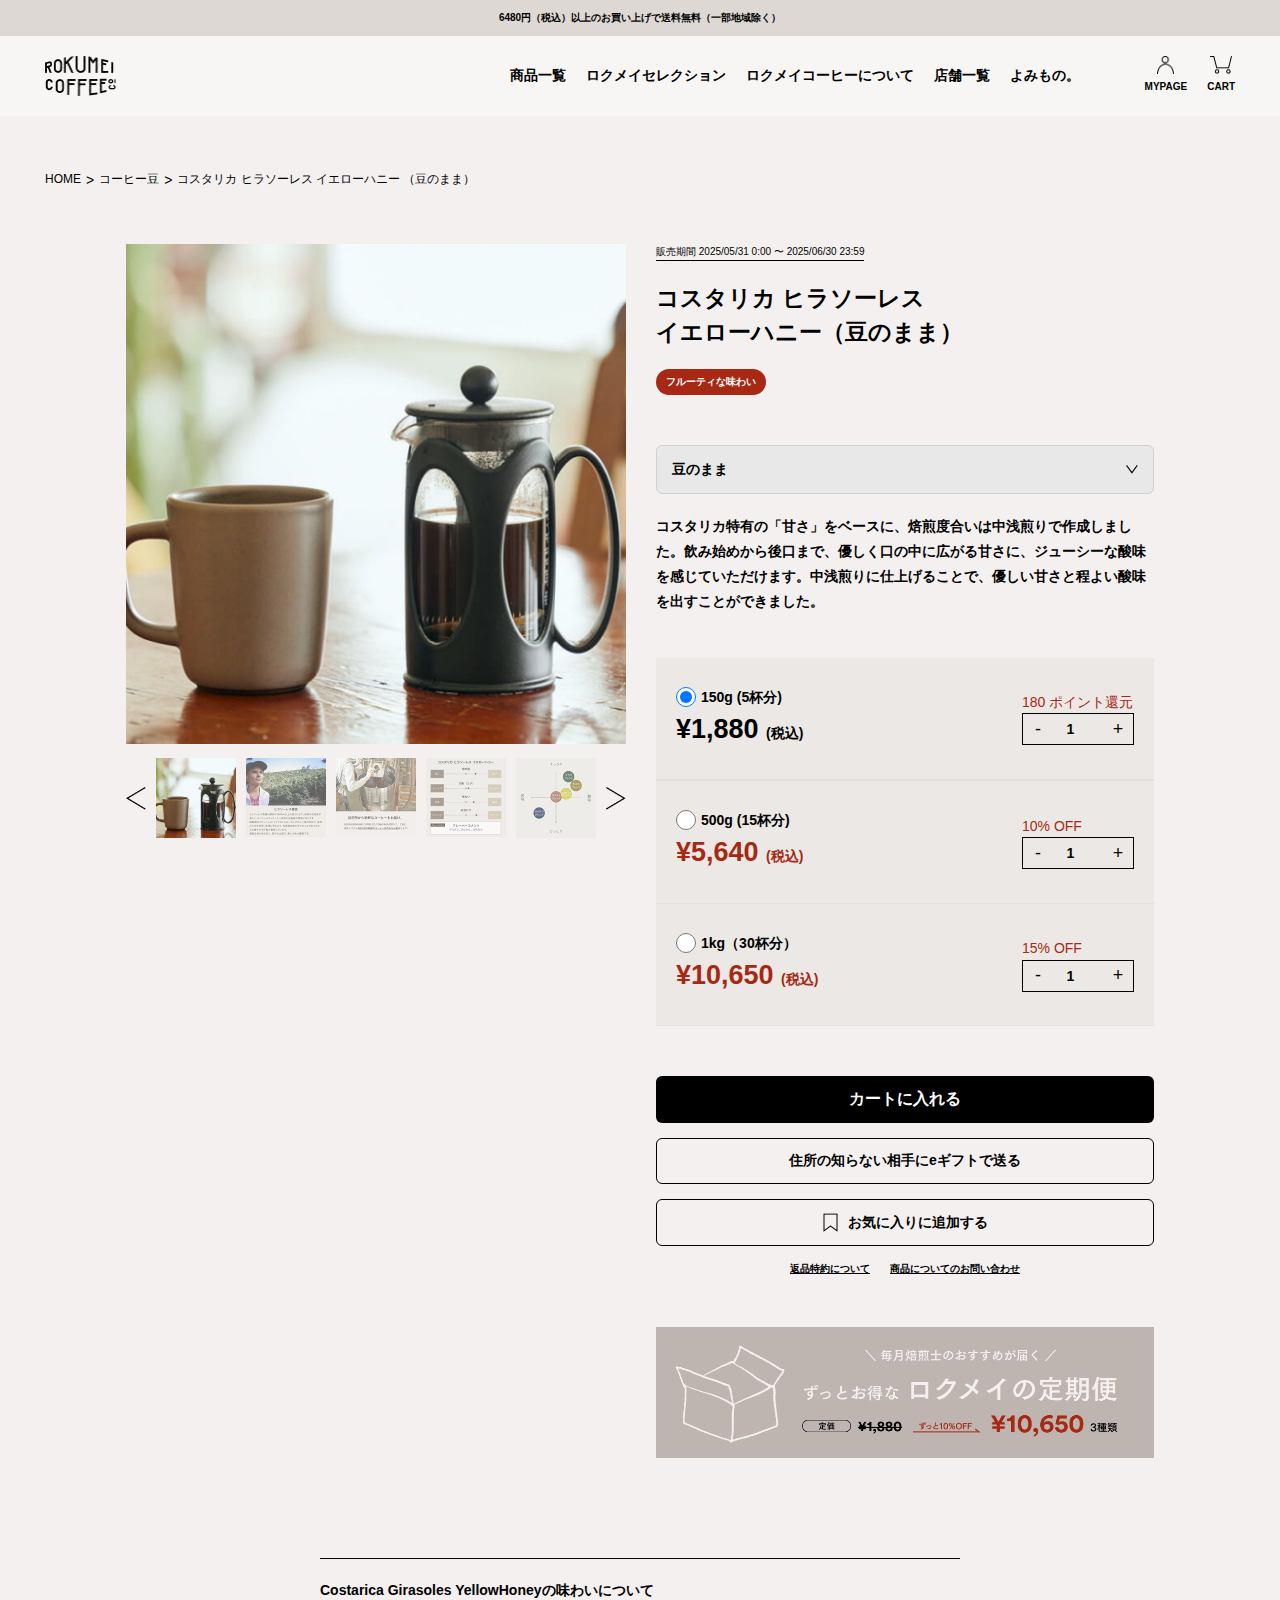
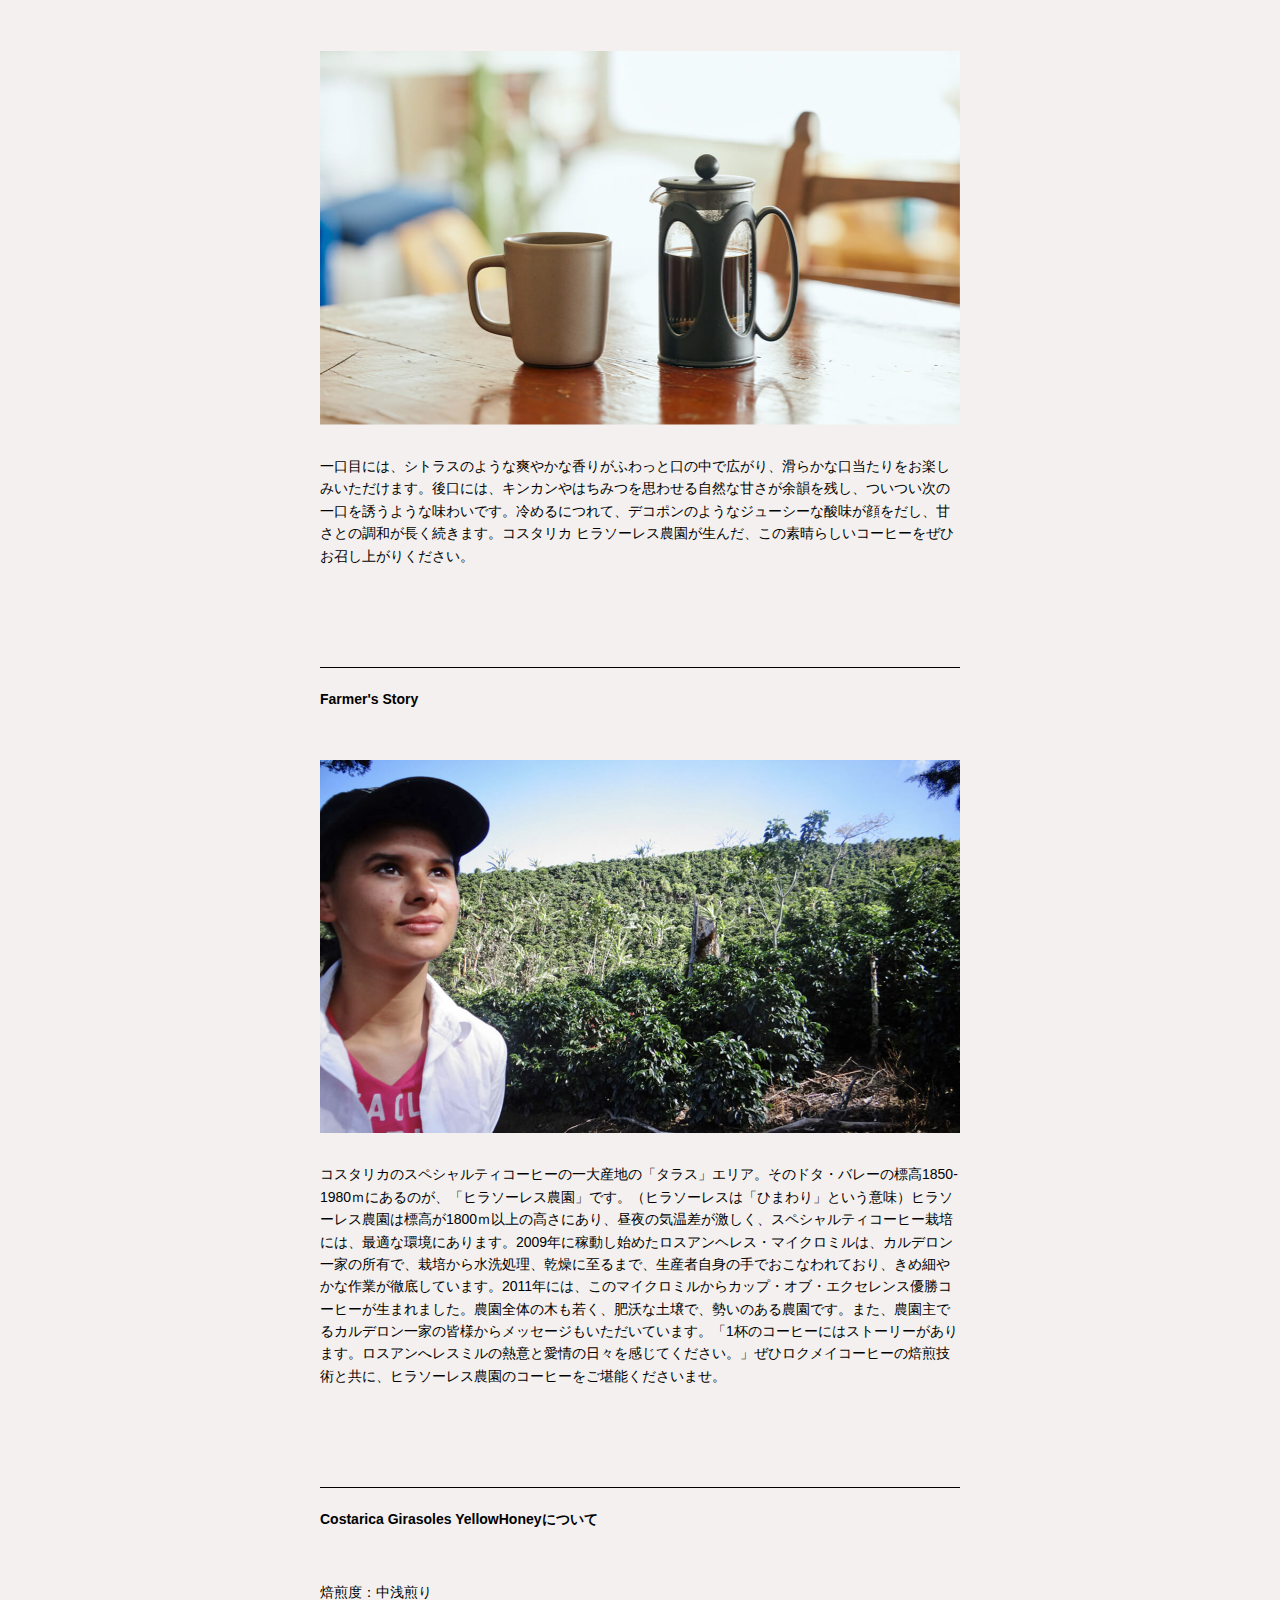
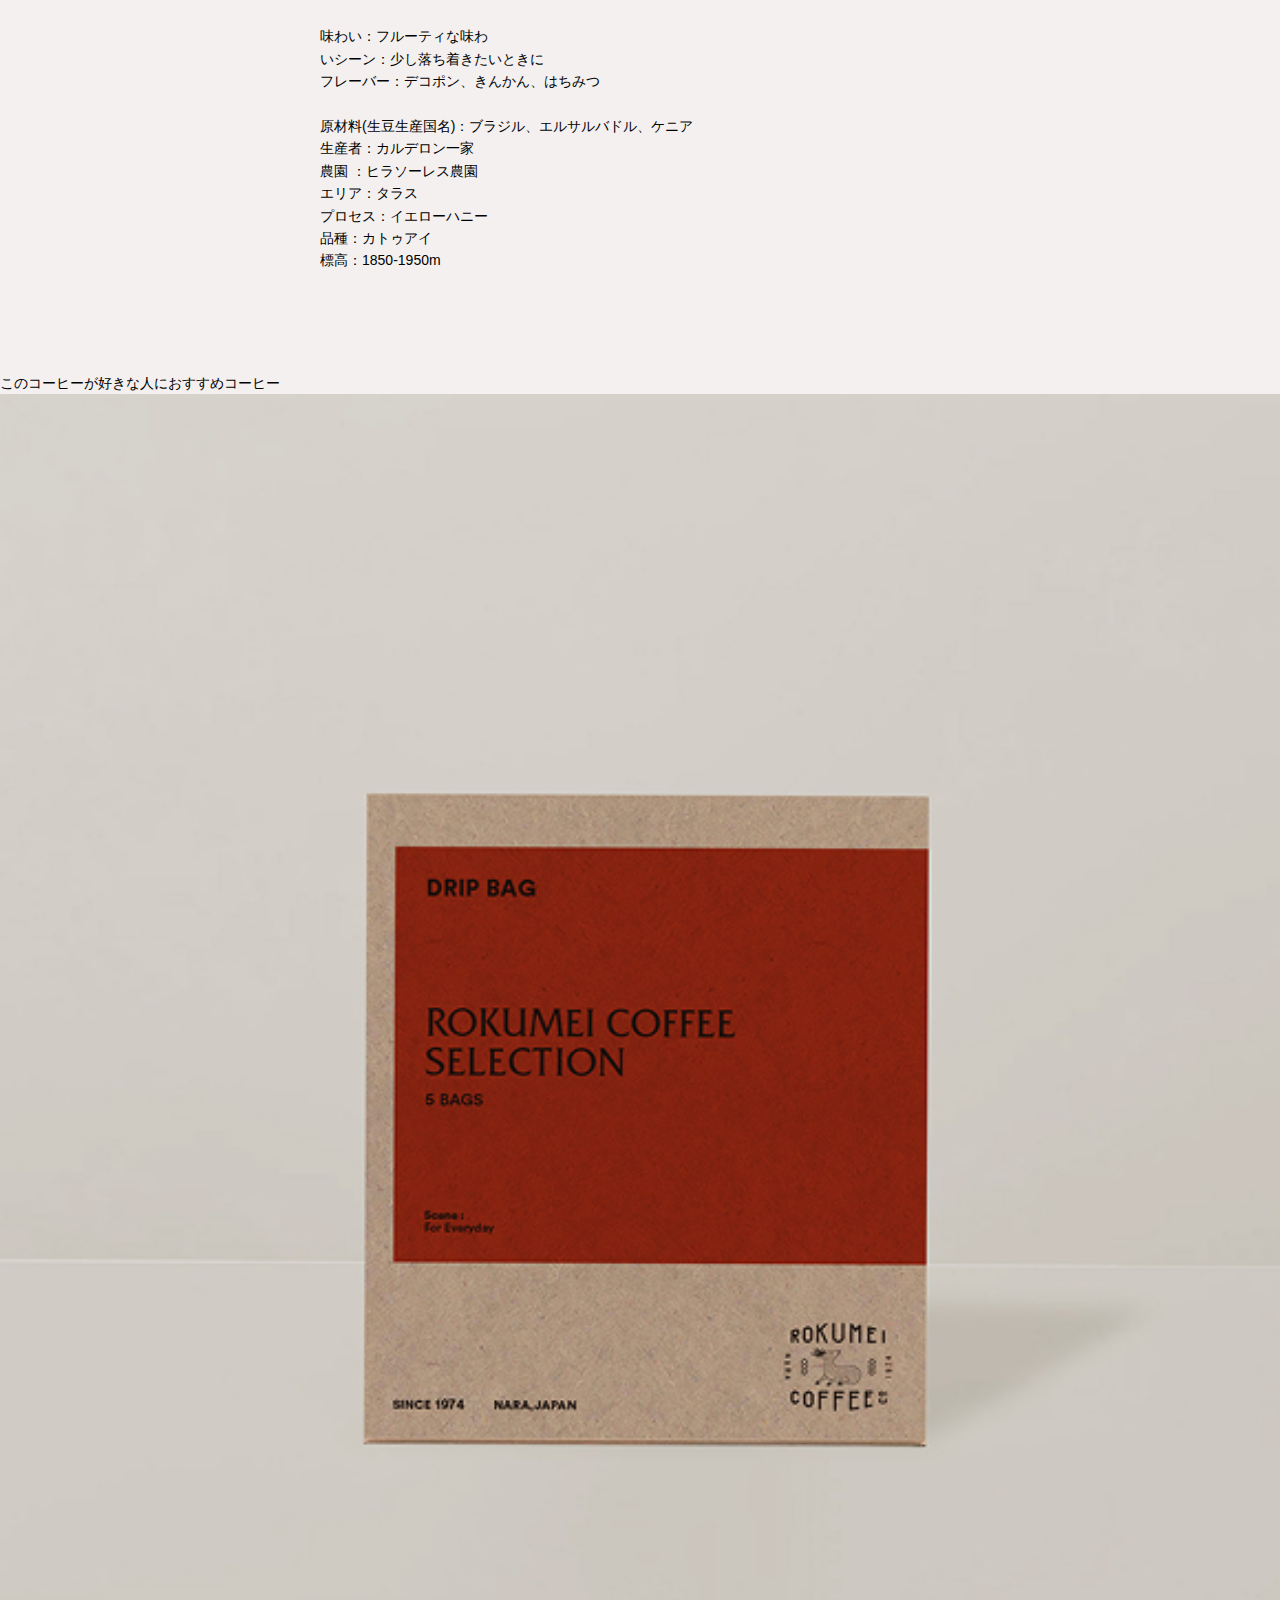
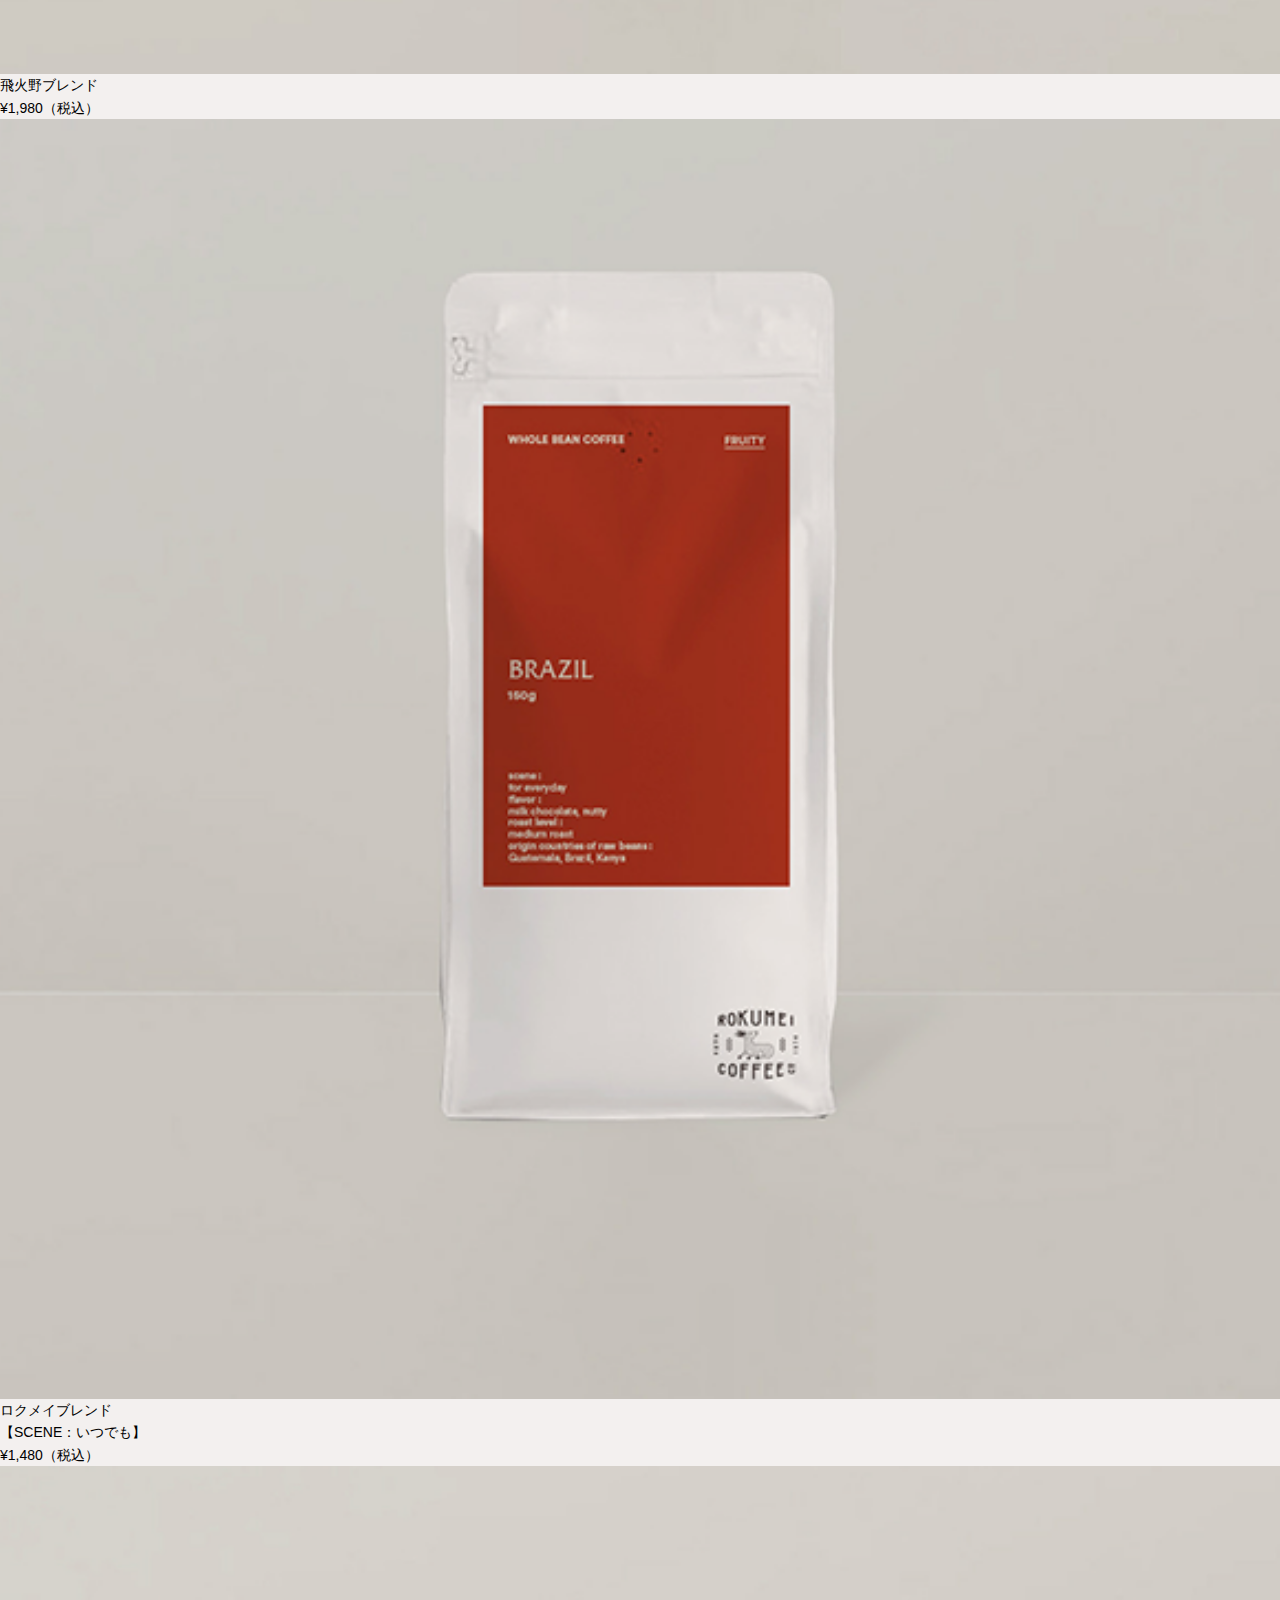
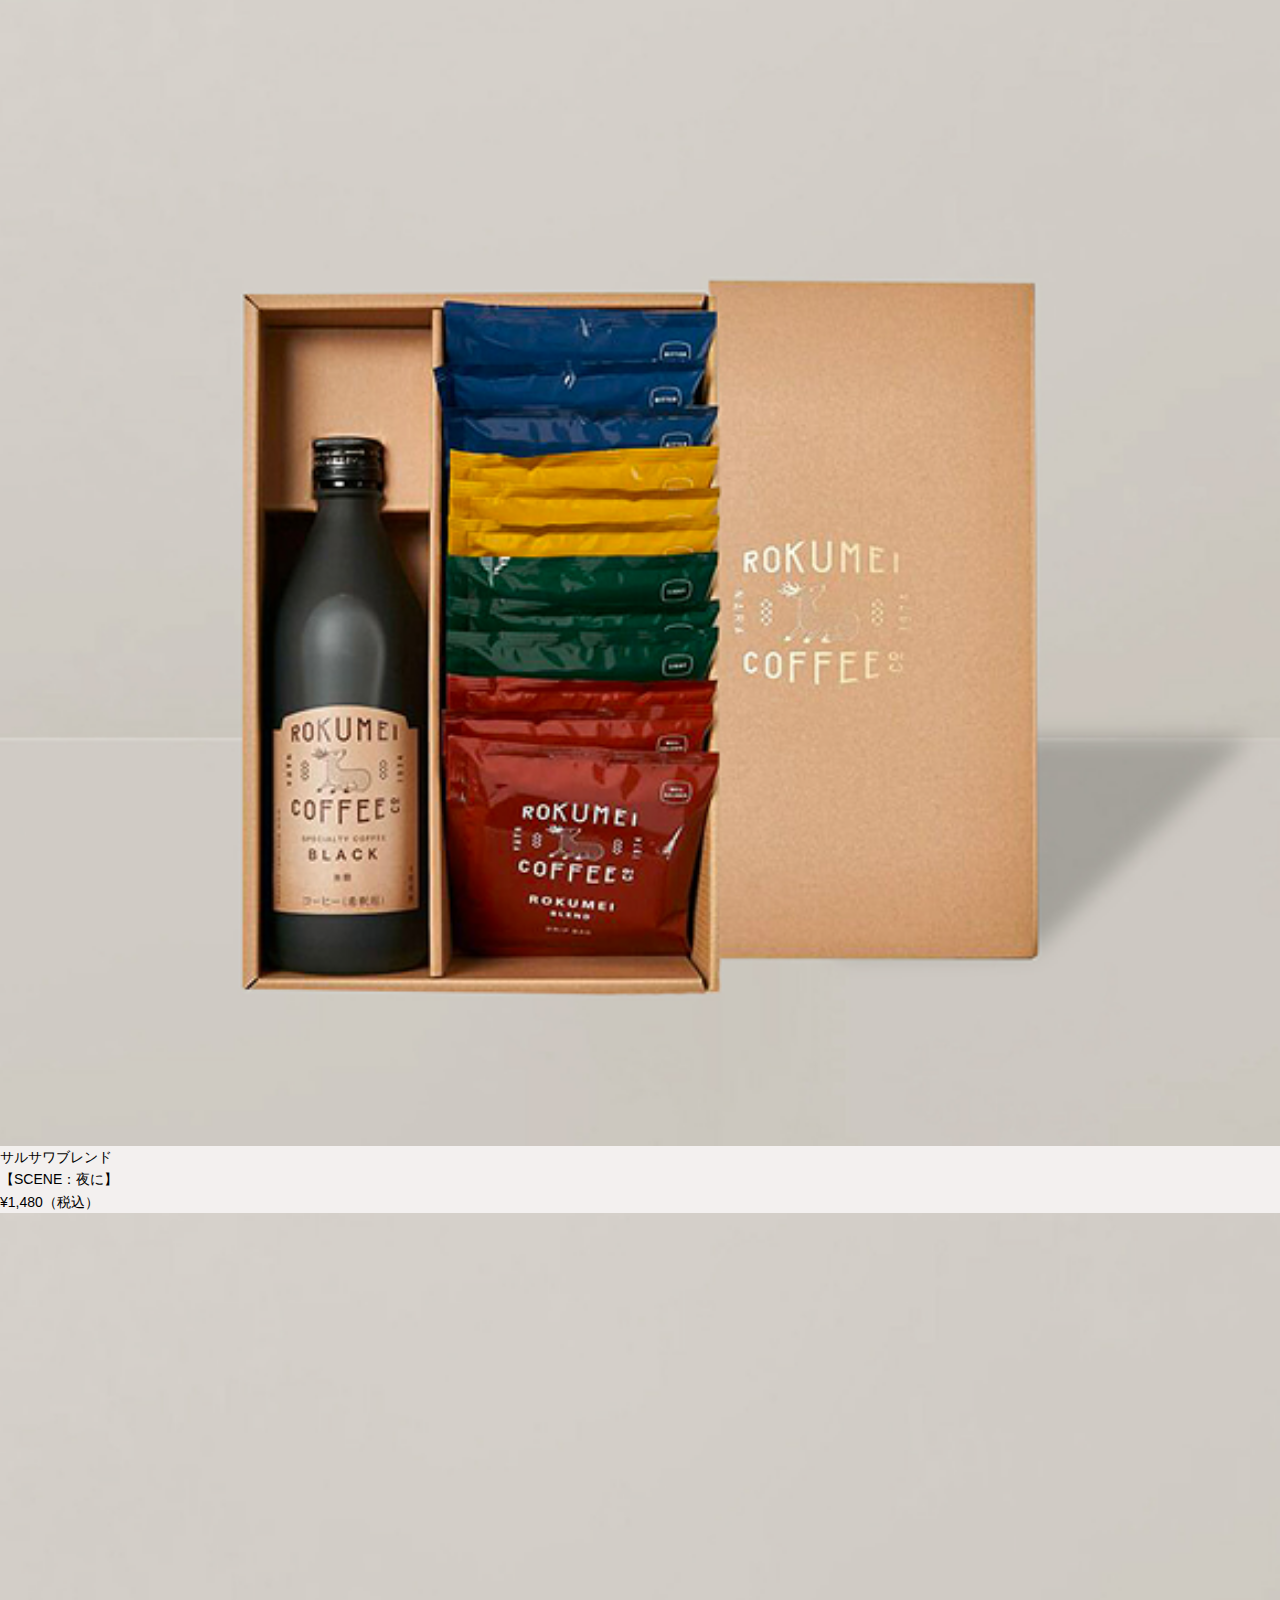
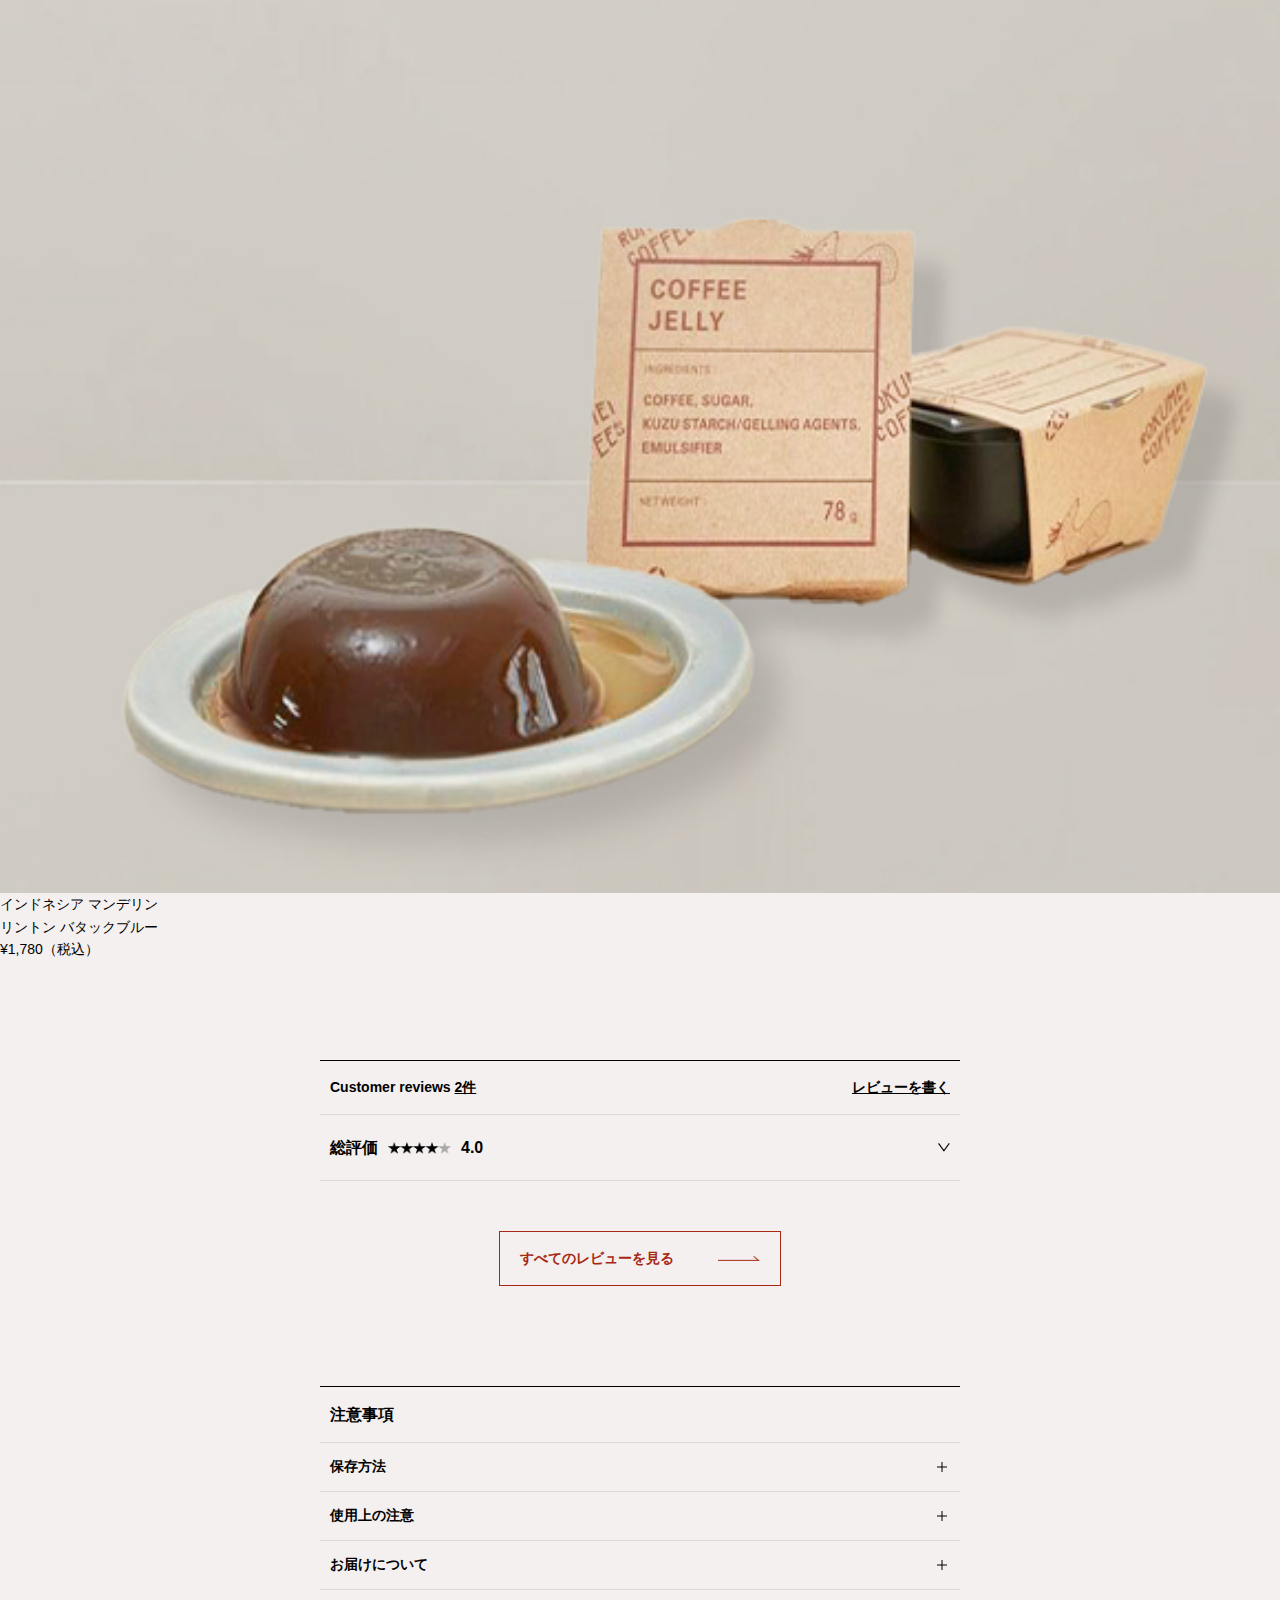
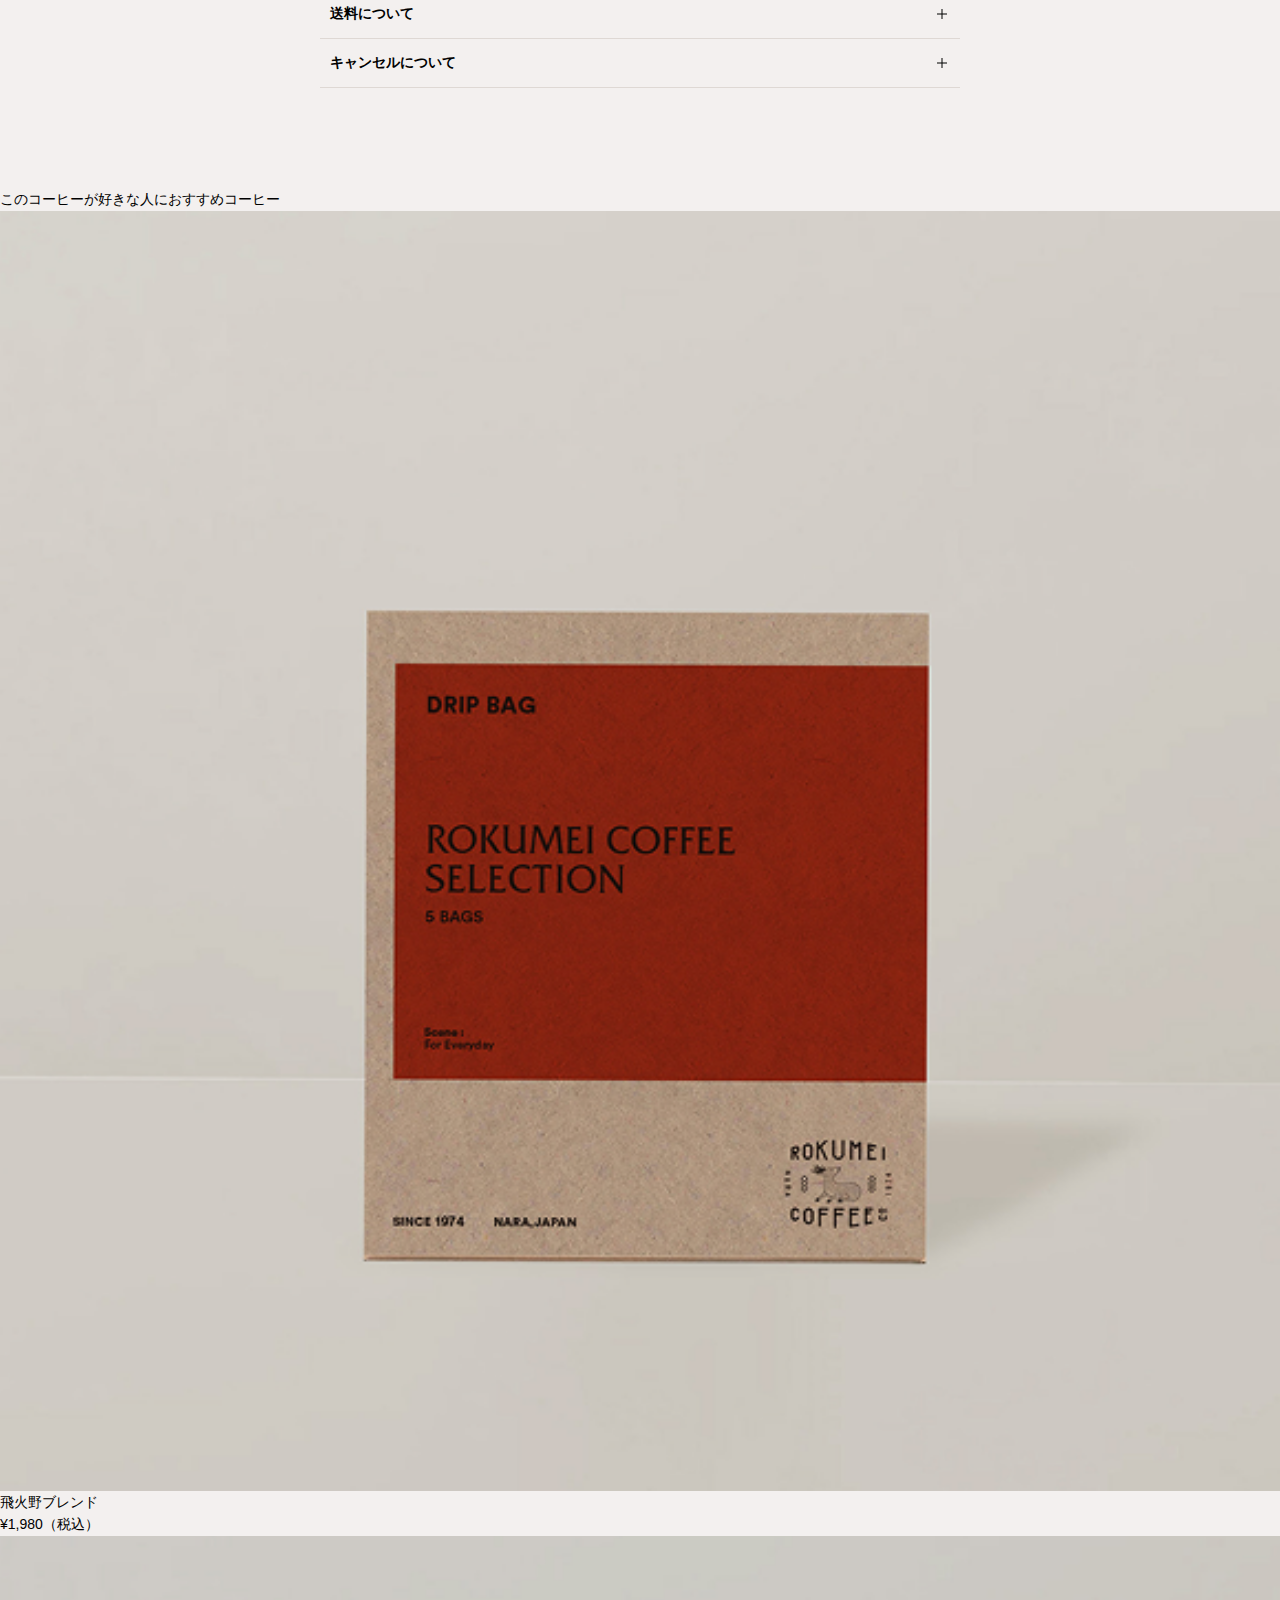
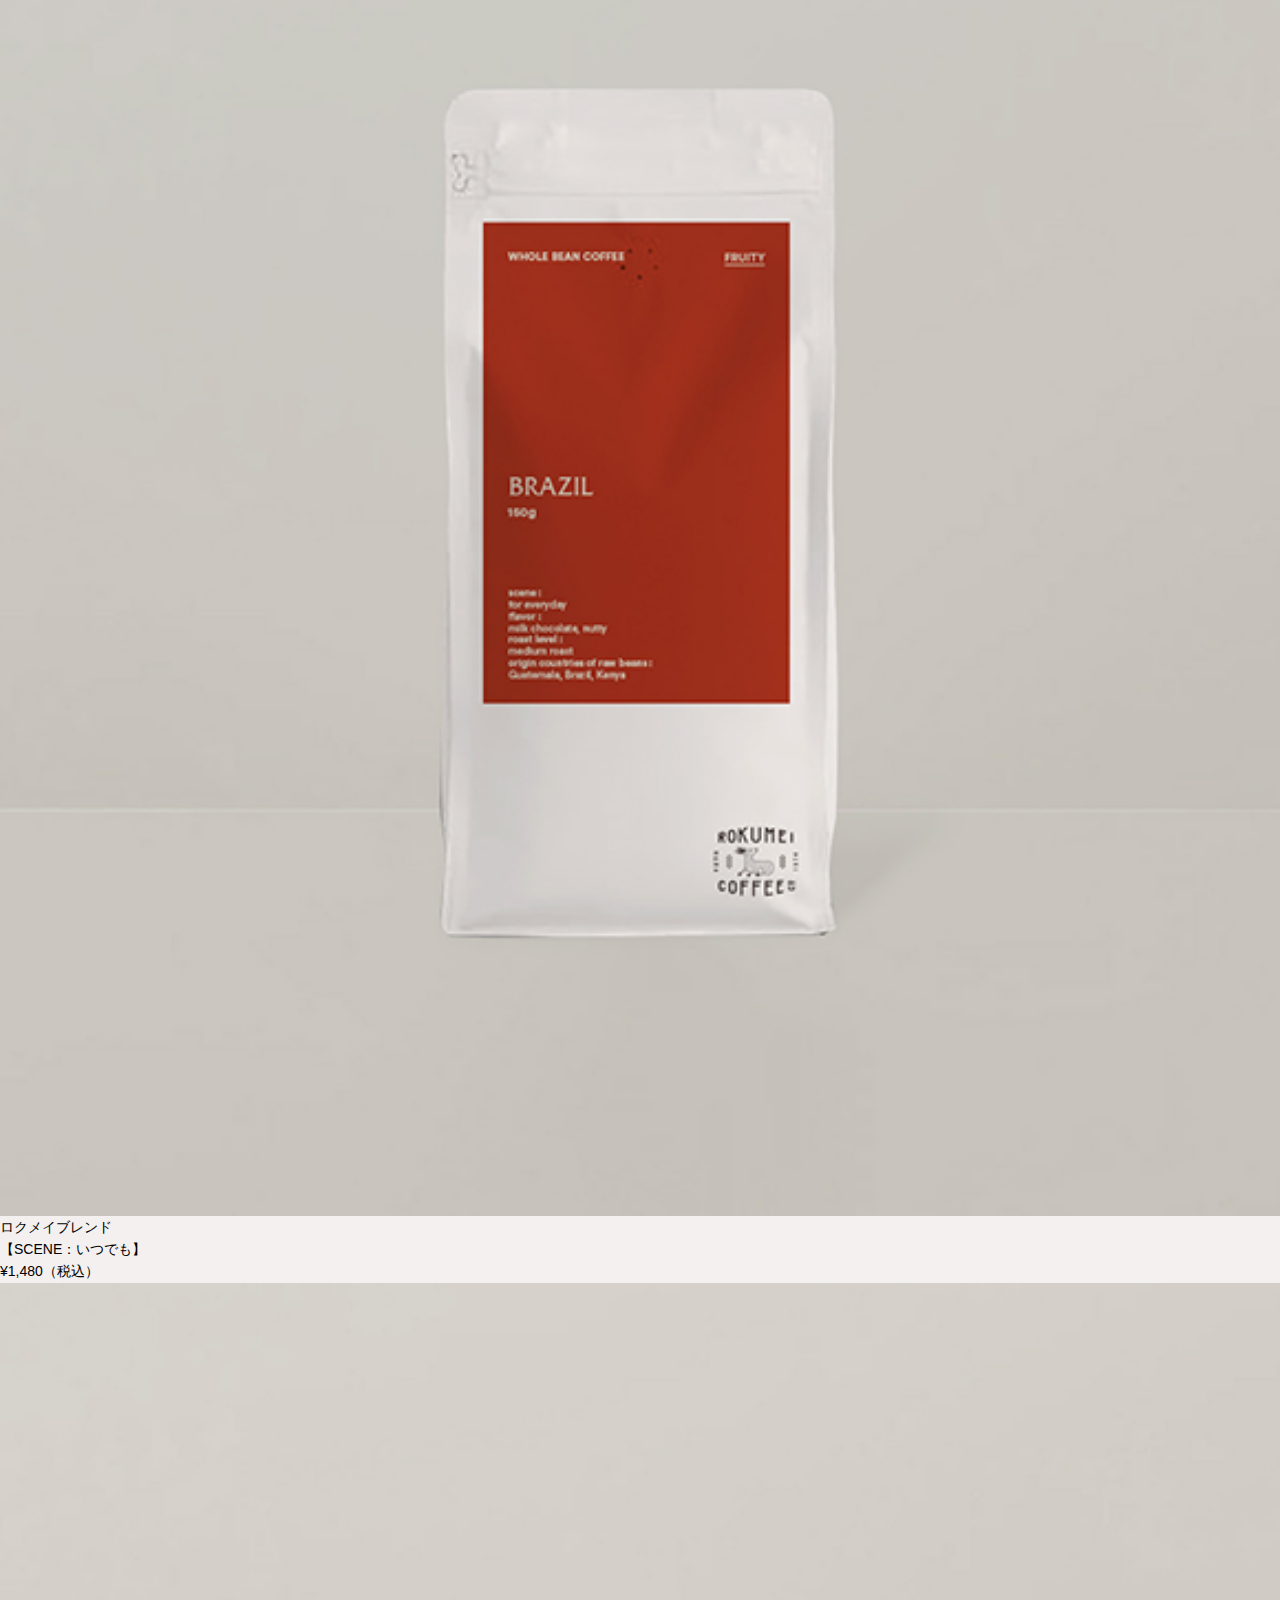
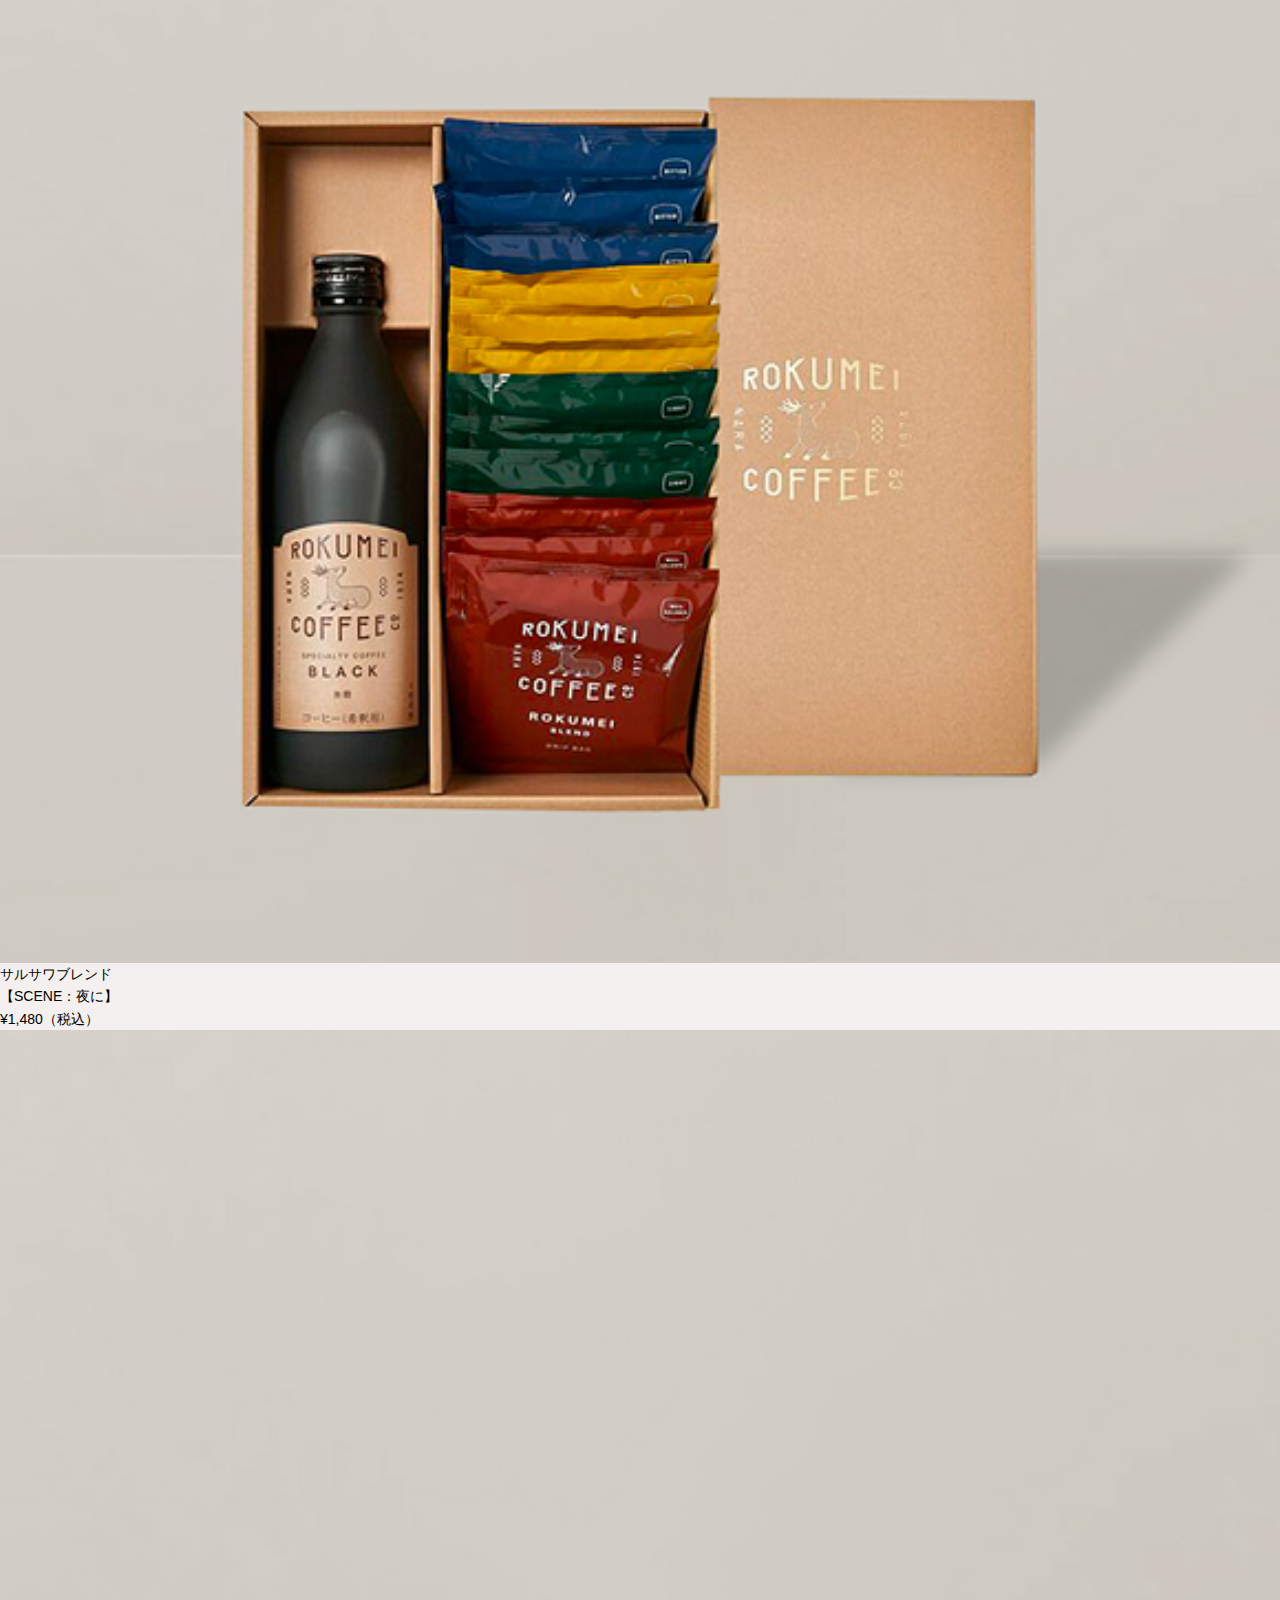
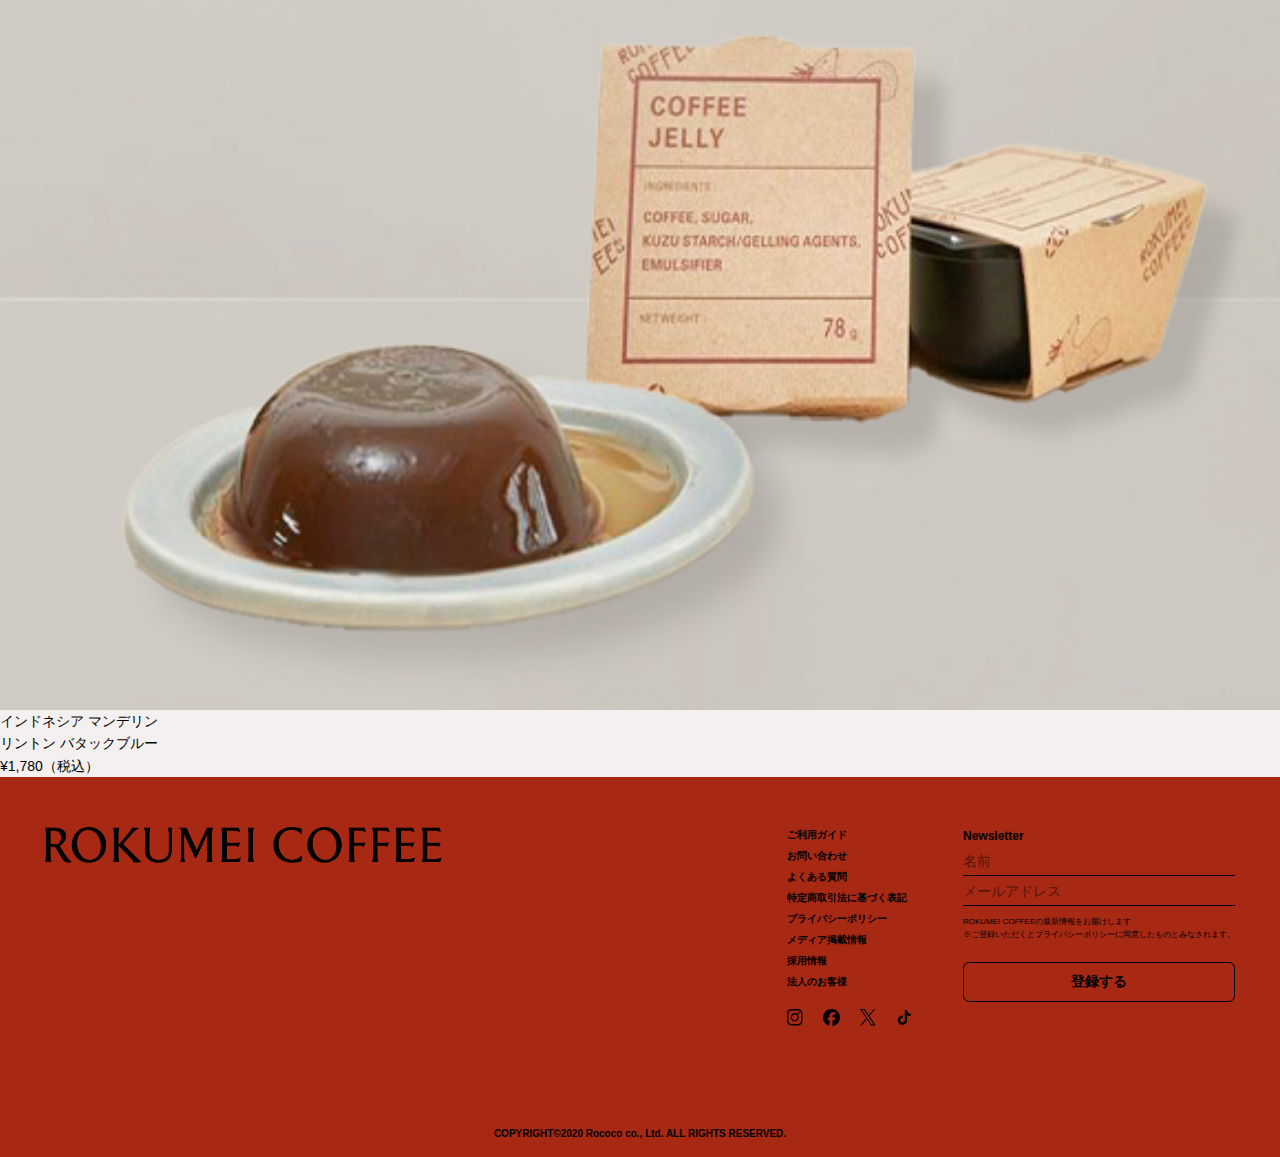
<file: category-item.html>
<!DOCTYPE html>
<html lang="en">
  <head>
    <meta charset="UTF-8" />
    <meta name="viewport" content="width=device-width, initial-scale=1.0" />
    <title>CATEGORY ITEM</title>
    <link rel="icon" href="assets/img/LOGO.png" />
    <link rel="stylesheet" href="assets/css/base.css" />
    <link rel="stylesheet" href="assets/css/header.css" />
    <link rel="stylesheet" href="assets/css/footer.css" />
    <link rel="stylesheet" href="assets/css/components.css" />
    <link rel="stylesheet" href="assets/css/category-item.css" />
  </head>
  <body>
    <header>
      <div class="top-bar">
        <p>6480円（税込）以上のお買い上げで送料無料（一部地域除く）</p>
      </div>
      <div class="header-container">
        <button class="hamburger">
          <span></span>
          <span></span>
        </button>
        <div class="ham-content">
          <div class="ham-body">
            <div class="ham-banner">
              <p class="banner-text-1">会員登録完了で</p>
              <p class="banner-text-2">
                すぐに使える <span>300pt</span> プレゼント実施中
              </p>
              <a href="#" class="banner-link">会員登録へすすむ></a>
            </div>
            <div class="top-list-group">
              <div class="top-list">
                <button class="product-toggle">
                  <div class="txt">
                    <span>商品一覧</span>
                    <p>PRODUCT</p>
                  </div>
                  <img
                    src="./assets/img/header/ham-arr.png"
                    alt=""
                    class="toggle-arrow"
                  />
                </button>
                <div class="lists">
                  <a href="#">すべての商品/ALL</a>
                  <a href="#">ギフト/GIFT</a>
                  <a href="#">お得な定期便/SUBSCRIPTION</a>
                  <a href="#">コーヒー豆/COFFEE</a>
                  <a href="#">ドリップバック/DRIP BAG</a>
                  <a href="#">リキッドコーヒー/LIQUID COFFEE</a>
                  <a href="#">スイーツ/SWEETS</a>
                  <a href="#">オリジナルグッズ/GOODS</a>
                </div>
              </div>
              <div class="top-list">
                <button class="product-toggle">
                  <div class="txt">
                    <span>ロクメイセレクション</span>
                    <p>ROKUMEI SELECTION</p>
                  </div>
                  <img
                    src="./assets/img/header/ham-arr.png"
                    alt=""
                    class="toggle-arrow"
                  />
                </button>
                <div class="lists">
                  <a href="#">初夏の福袋</a>
                  <a href="#">世界を感じる旅するコーヒー</a>
                  <a href="#">大切な人にむけて。ロクメイギフト</a>
                </div>
              </div>
              <div class="top-list">
                <a href="#" class="product-toggle">
                  <div class="txt">
                    <span>ロクメイコーヒーについて</span>
                    <p>ABOUT US</p>
                  </div>
                </a>
              </div>
              <div class="top-list">
                <button class="product-toggle">
                  <div class="txt">
                    <span>店舗一覧</span>
                    <p>SHOP LIST</p>
                  </div>
                  <img
                    src="./assets/img/header/ham-arr.png"
                    alt=""
                    class="toggle-arrow"
                  />
                </button>
                <div class="lists">
                  <a href="#">奈良店</a>
                  <a href="#">ロクメイコーヒーファクトリー</a>
                  <a href="#">ロクメイベイクス</a>
                  <a href="#">グランスタ丸の内</a>
                </div>
              </div>
              <div class="top-list">
                <a href="#" class="product-toggle">
                  <div class="txt">
                    <span>よみもの。</span>
                    <p>COLUMN</p>
                  </div>
                </a>
              </div>
            </div>
            <div class="btm">
              <div class="sub-list">
                <a href="#">ご利用ガイド</a>
                <a href="#">特定商取引法に基づく表記</a>
                <a href="#">よくあるご質問</a>
                <a href="#">採用情報</a>
                <a href="#">お問い合わせ</a>
                <a href="#">法人のお客様</a>
                <a href="#">プライバシーポリシー</a>
                <a href="#">メディア掲載情報</a>
              </div>
              <div class="banner-list">
                <a href="#">
                  <img src="./assets/img/header/gift.png" alt="" />
                  <p>GIFT</p>
                  <img src="./assets/img/header/arr2.png" class="arr" alt="" />
                </a>
                <a href="#">
                  <img src="./assets/img/header/banner1.png" alt="" />
                </a>
                <a href="#">
                  <img src="./assets/img/header/banner2.png" alt="" />
                </a>
              </div>
            </div>
          </div>
        </div>
        <a href="./index.html" class="logo">
          <img src="./assets/img/header/logo.png" alt="Rokumei Coffee" />
        </a>
        <div class="nav-group">
          <div class="links">
            <a href="#">商品一覧</a>
            <a href="#">ロクメイセレクション</a>
            <a href="#">ロクメイコーヒーについて</a>
            <a href="#">店舗一覧</a>
            <a href="#">よみもの。</a>
          </div>
          <div class="r-links">
            <a href="#">
              <img src="./assets/img/header/person-i.png" alt="" />
              <p>MYPAGE</p>
            </a>
            <a href="#">
              <img src="./assets/img/header/basket-i.png" alt="" />
              <p>CART</p>
            </a>
          </div>
        </div>
      </div>
    </header>
    <main>
      <div class="red-bar">
        <a href="#">
          <p>コスタリカ ヒラソーレス イエローハニー （豆のまま）</p>
          <p>商品を選択してください</p>
        </a>
        <div class="fav">
          <button class="favorite-btn" id="favoriteBtn">
            <img src="./assets/img/category-item/bookmark.png" alt="" />
            <p>お気に入りに追加する</p>
          </button>
        </div>
      </div>
      <div class="side-bar">
        <a href="./index.html">HOME</a>
        <span>&gt;</span>
        <a href="./coffee-beans-page.html"> コーヒー豆 </a>
        <span>&gt;</span>
        <a href="./category-item.html">
          コスタリカ ヒラソーレス イエローハニー （豆のまま）
        </a>
      </div>
      <section class="item-section">
        <div class="item-info">
          <div class="item-slider">
            <div class="main-image">
              <img
                src="./assets/img/category-item/main-product.png"
                alt="Main Product"
              />
            </div>
            <div class="thumbnail-carousel">
              <button class="carousel-arrow carousel-prev">
                <img src="./assets/img/category-item/l-arr.png" alt="" />
              </button>
              <div class="thumbnail-wrapper">
                <div class="thumbnail-track">
                  <div class="thumbnail-item active">
                    <img
                      src="./assets/img/category-item/main-product.png"
                      alt="Thumbnail 1"
                    />
                  </div>
                  <div class="thumbnail-item">
                    <img
                      src="./assets/img/category-item/thumbnail-1.png"
                      alt="Thumbnail 2"
                    />
                  </div>
                  <div class="thumbnail-item">
                    <img
                      src="./assets/img/category-item/thumbnail-2.png"
                      alt="Thumbnail 3"
                    />
                  </div>
                  <div class="thumbnail-item">
                    <img
                      src="./assets/img/category-item/thumbnail-3.png"
                      alt="Thumbnail 4"
                    />
                  </div>
                  <div class="thumbnail-item">
                    <img
                      src="./assets/img/category-item/thumbnail-4.png"
                      alt="Thumbnail 5"
                    />
                  </div>
                </div>
              </div>
              <button class="carousel-arrow carousel-next">
                <img src="./assets/img/category-item/r-arr.png" alt="" />
              </button>
            </div>
          </div>
          <div class="item-setting-box">
            <div class="top-box">
              <p class="period">販売期間 2025/05/31 0:00 〜 2025/06/30 23:59</p>
              <h2>
                コスタリカ ヒラソーレス<br />
                イエローハニー（豆のまま）
              </h2>
              <a href="#" class="flavor-tag">フルーティな味わい</a>
            </div>
            <div class="buy-box">
              <div class="buy-top">
                <div class="dropdown-box">
                  <div class="dropdown-btn">
                    <p>豆のまま</p>
                    <img src="./assets/img/category-list/filter-arr.png" alt="" />
                  </div>
                  <div class="dropdown-menu">
                    <p>中挽く</p>
                    <p>荒挽く</p>
                    <p>極細挽き</p>
                  </div>
                </div>
                <div class="dropdown-txt">
                  <p>
                    コスタリカ特有の「甘さ」をベースに、焙煎度合いは中浅煎りで作成しました。飲み始めから後口まで、優しく口の中に広がる甘さに、ジューシーな酸味を感じていただけます。中浅煎りに仕上げることで、優しい甘さと程よい酸味を出すことができました。
                  </p>
                </div>
              </div>
              <div class="buy-middle">
                <div class="price-set active">
                  <div class="price-option">
                    <div class="radio-box">
                      <input type="radio" name="size" id="size-150" checked />
                      <label for="size-150">
                        <span class="size-label">150g (5杯分)</span>
                      </label>
                    </div>
                    <p class="price">¥1,880 <span class="tax">(税込)</span></p>
                  </div>
                  <div class="price-right">
                    <div class="price-info">
                      <span class="points">180 ポイント還元</span>
                    </div>
                    <div class="quantity-selector">
                      <button class="qty-btn qty-minus">-</button>
                      <input
                        type="number"
                        class="qty-input"
                        value="1"
                        min="1"
                      />
                      <button class="qty-btn qty-plus">+</button>
                    </div>
                  </div>
                </div>
                <div class="price-set">
                  <div class="price-option">
                    <div class="radio-box">
                      <input type="radio" name="size" id="size-150" />
                      <label for="size-150">
                        <span class="size-label">500g (15杯分)</span>
                      </label>
                    </div>
                    <p class="price discount">
                      ¥5,640 <span class="tax">(税込)</span>
                    </p>
                  </div>
                  <div class="price-right">
                    <div class="price-info">
                      <span class="points">10% OFF</span>
                    </div>
                    <div class="quantity-selector">
                      <button class="qty-btn qty-minus">-</button>
                      <input
                        type="number"
                        class="qty-input"
                        value="1"
                        min="1"
                      />
                      <button class="qty-btn qty-plus">+</button>
                    </div>
                  </div>
                </div>
                <div class="price-set">
                  <div class="price-option">
                    <div class="radio-box">
                      <input type="radio" name="size" id="size-150" />
                      <label for="size-150">
                        <span class="size-label">1kg（30杯分）</span>
                      </label>
                    </div>
                    <p class="price discount">
                      ¥10,650 <span class="tax">(税込)</span>
                    </p>
                  </div>
                  <div class="price-right">
                    <div class="price-info">
                      <span class="points">15% OFF</span>
                    </div>
                    <div class="quantity-selector">
                      <button class="qty-btn qty-minus">-</button>
                      <input
                        type="number"
                        class="qty-input"
                        value="1"
                        min="1"
                      />
                      <button class="qty-btn qty-plus">+</button>
                    </div>
                  </div>
                </div>
              </div>
              <div class="buy-btns">
                <button class="cart-btn">
                  <p>カートに入れる</p>
                </button>
                <button class="gift-btn">
                  <p>住所の知らない相手にeギフトで送る</p>
                </button>
                <button class="favorite-btn-item" id="favoriteBtnItem">
                  <img src="./assets/img/category-item/bookmark.png" alt="" />
                  <p>お気に入りに追加する</p>
                </button>
              </div>
              <div class="info-links">
                <a href="#">返品特約について</a>
                <a href="#">商品についてのお問い合わせ</a>
              </div>
            </div>
            <div class="banner">
              <img
                src="./assets/img/category-item/banner.png"
                alt="Subscription Banner"
              />
            </div>
          </div>
        </div>
        <div class="item-detail">
          <div class="detail-box">
            <span>Costarica Girasoles YellowHoneyの味わいについて</span>
            <img src="./assets/img/category-item/detail-1.png" alt="" />
            <p>
              一口目には、シトラスのような爽やかな香りがふわっと口の中で広がり、滑らかな口当たりをお楽しみいただけます。後口には、キンカンやはちみつを思わせる自然な甘さが余韻を残し、ついつい次の一口を誘うような味わいです。冷めるにつれて、デコポンのようなジューシーな酸味が顔をだし、甘さとの調和が長く続きます。コスタリカ
              ヒラソーレス農園が生んだ、この素晴らしいコーヒーをぜひお召し上がりください。
            </p>
          </div>

          <div class="detail-box">
            <span>Farmer's Story</span>
            <img src="./assets/img/category-item/detail-2.png" alt="" />
            <p>
              コスタリカのスペシャルティコーヒーの一大産地の「タラス」エリア。そのドタ・バレーの標高1850-1980ｍにあるのが、「ヒラソーレス農園」です。（ヒラソーレスは「ひまわり」という意味）ヒラソーレス農園は標高が1800ｍ以上の高さにあり、昼夜の気温差が激しく、スペシャルティコーヒー栽培には、最適な環境にあります。2009年に稼動し始めたロスアンヘレス・マイクロミルは、カルデロン一家の所有で、栽培から水洗処理、乾燥に至るまで、生産者自身の手でおこなわれており、きめ細やかな作業が徹底しています。2011年には、このマイクロミルからカップ・オブ・エクセレンス優勝コーヒーが生まれました。農園全体の木も若く、肥沃な土壌で、勢いのある農園です。また、農園主でるカルデロン一家の皆様からメッセージもいただいています。「1杯のコーヒーにはストーリーがあります。ロスアンへレスミルの熱意と愛情の日々を感じてください。」ぜひロクメイコーヒーの焙煎技術と共に、ヒラソーレス農園のコーヒーをご堪能くださいませ。
            </p>
          </div>

          <div class="detail-box">
            <span>Costarica Girasoles YellowHoneyについて</span>
            <p>
              焙煎度：中浅煎り<br /><br />
              味わい：フルーティな味わ<br />
              いシーン：少し落ち着きたいときに<br />
              フレーバー：デコポン、きんかん、はちみつ<br /><br />
              原材料(生豆生産国名)：ブラジル、エルサルバドル、ケニア<br />
              生産者：カルデロン一家<br />
              農園 ：ヒラソーレス農園<br />
              エリア：タラス<br />
              プロセス：イエローハニー<br />
              品種：カトゥアイ<br />
              標高：1850-1950m
            </p>
          </div>
        </div>
      </section>

      <div class="new">
        <div class="good-title">
          <p>このコーヒーが好きな人におすすめコーヒー</p>
        </div>
        <div class="goods-list is-md-hide">
          <div class="goods-item">
            <div class="img">
              <img src="./assets/img/category-list/good-1.png" alt="" />
            </div>
            <div class="good-txt">
              <div class="name">
                <p>飛火野ブレンド</p>
              </div>
              <div class="price">
                <p>¥1,980<span>（税込）</span></p>
              </div>
            </div>
          </div>

          <div class="goods-item">
            <div class="img">
              <img src="./assets/img/category-list/good-2.png" alt="" />
            </div>
            <div class="good-txt">
              <div class="name">
                <p>
                  ロクメイブレンド<br />
                  【SCENE：いつでも】
                </p>
              </div>
              <div class="price">
                <p>¥1,480<span>（税込）</span></p>
              </div>
            </div>
          </div>

          <div class="goods-item">
            <div class="img">
              <img src="./assets/img/category-list/good-3.png" alt="" />
            </div>
            <div class="good-txt">
              <div class="name">
                <p>
                  サルサワブレンド<br />
                  【SCENE：夜に】
                </p>
              </div>
              <div class="price">
                <p>¥1,480<span>（税込）</span></p>
              </div>
            </div>
          </div>

          <div class="goods-item">
            <div class="img">
              <img src="./assets/img/category-list/good-4.png" alt="" />
            </div>
            <div class="good-txt">
              <div class="name">
                <p>
                  インドネシア マンデリン<br />
                  リントン バタックブルー
                </p>
              </div>
              <div class="price">
                <p>¥1,780<span>（税込）</span></p>
              </div>
            </div>
          </div>
        </div>
        <div class="new-sp-list is-md-show">
          <div class="slider-container">
            <button
              class="slider-arrow slider-arrow-prev"
              aria-label="Previous"
            >
              <img src="./assets/img/category-list/l-arr.png" alt="" />
            </button>
            <div class="slider-wrapper">
              <div class="slider-track">
                <div class="goods-item">
                  <div class="img">
                    <img src="./assets/img/category-list/good-1.png" alt="" />
                  </div>
                  <div class="good-txt">
                    <div class="name">
                      <p>飛火野ブレンド</p>
                    </div>
                    <div class="price">
                      <p>¥1,980<span>（税込）</span></p>
                    </div>
                  </div>
                </div>

                <div class="goods-item">
                  <div class="img">
                    <img src="./assets/img/category-list/good-2.png" alt="" />
                  </div>
                  <div class="good-txt">
                    <div class="name">
                      <p>
                        【訳あり 40%OFF】クラフトコーヒー<br />
                        ブーケブレンド<br />
                        （母の日ラベル）330ml 1本
                      </p>
                    </div>
                    <div class="price">
                      <p>¥648<span>（税込）</span></p>
                    </div>
                  </div>
                </div>

                <div class="goods-item">
                  <div class="img">
                    <img src="./assets/img/category-list/good-3.png" alt="" />
                  </div>
                  <div class="good-txt">
                    <div class="name">
                      <p>
                        水出しコーヒーパックCOLD BREW<br />
                        Refresh（コールドブリューリフレッシュ）<br />
                        5パック（約17杯分）
                      </p>
                    </div>
                    <div class="price">
                      <p>¥1,180<span>（税込）</span></p>
                    </div>
                  </div>
                </div>

                <div class="goods-item">
                  <div class="img">
                    <img src="./assets/img/category-list/good-4.png" alt="" />
                  </div>
                  <div class="good-txt">
                    <div class="name">
                      <p>ファクトリーブレンド</p>
                    </div>
                    <div class="price">
                      <p>¥1,780<span>（税込）</span></p>
                    </div>
                  </div>
                </div>
              </div>
            </div>
            <button class="slider-arrow slider-arrow-next" aria-label="Next">
              <img src="./assets/img/category-list/r-arr.png" alt="" />
            </button>
          </div>
        </div>
      </div>

      <section class="btm-content">
        <div class="review-box">
          <div class="review-header">
            <div class="review-header-left">
              <h3>Customer reviews <span class="review-count">2件</span></h3>
            </div>
            <div class="review-header-right">
              <a href="#" class="write-review-link">レビューを書く</a>
            </div>
          </div>
          <div class="review-overall">
            <div class="review-overall-left">
              <span class="overall-label">総評価</span>
              <div class="star-rating">
                <img src="./assets/img/category-item/stars.png" alt="" />
              </div>
              <span class="rating-number">4.0</span>
            </div>
            <button class="review-toggle-btn" id="reviewToggle">
              <img
                src="./assets/img/category-list/filter-arr.png"
                alt=""
                class="toggle-arrow"
              />
            </button>
          </div>
          <div class="review-content" id="reviewContent">
            <div class="review-item">
              <div class="review-title-box">
                <h4 class="review-title">コーヒーの香りが豊かで美味しかった</h4>
                <div class="review-rating">
                  <img src="./assets/img/category-item/stars.png" alt="" />
                </div>
              </div>
              <p class="review-body">
                コーヒーの香りが豊かで美味しかった。パックも小分けになっていて非常に使いやすい。作り方もレシピが載っていたり、豆の生産地を知れる説明書も入っていて親切だった。
              </p>
              <div class="review-meta">
                <span>投稿者: ロクメイタロウ</span>
                <span>投稿日:2025/01/01</span>
              </div>
            </div>
            <div class="review-item">
              <div class="review-title-box">
                <h4 class="review-title">
                  苦味と酸味のバランスがちょうどよかった
                </h4>
                <div class="review-rating">
                  <img src="./assets/img/category-item/stars.png" alt="" />
                </div>
              </div>
              <p class="review-body">
                コーヒーの苦味と酸味のバランスがとれていた。豆も内容量を選べるのでありがたい。次は淹れやすいドリップバッグも手に入れたい。
              </p>
              <div class="review-meta">
                <span>投稿者: ロクメイハナコ</span>
                <span>投稿日:2025/12/01</span>
              </div>
            </div>
          </div>
          <div class="review-footer">
            <a href="#" class="view-all-reviews-btn">
              <span>すべてのレビューを見る</span>
              <img src="./assets/img/red-arr.png" alt="" />
            </a>
          </div>
        </div>
        <div class="faq">
          <h3 class="faq-title">注意事項</h3>
          <div class="faq-list">
            <div class="faq-item">
              <button class="faq-question">
                <span>保存方法</span>
                <div class="faq-icon">
                  <span class="faq-icon-line"></span>
                  <span class="faq-icon-line"></span>
                </div>
              </button>
              <div class="faq-answer">
                <p>直射日光や高温多湿を避けて保管してください。</p>
              </div>
            </div>
            <div class="faq-item">
              <button class="faq-question">
                <span>使用上の注意</span>
                <div class="faq-icon">
                  <span class="faq-icon-line"></span>
                  <span class="faq-icon-line"></span>
                </div>
              </button>
              <div class="faq-answer">
                <p>開封後はお早めにお召し上がりください。</p>
                <p>
                  コーヒーは粉砕しますと風味が落ちます。出来る限り飲む直前にお挽きすることをおススメします。
                </p>
                <p>
                  詳しいコーヒーの淹れ方については<strong>こちら</strong>をご確認ください。
                </p>
              </div>
            </div>
            <div class="faq-item">
              <button class="faq-question">
                <span>お届けについて</span>
                <div class="faq-icon">
                  <span class="faq-icon-line"></span>
                  <span class="faq-icon-line"></span>
                </div>
              </button>
              <div class="faq-answer">
                <p>
                  焙煎量により発送が遅れる場合があります。詳しい配送日や配送に関する注意事項については<strong>こちら</strong>をご確認ください。
                </p>
              </div>
            </div>
            <div class="faq-item">
              <button class="faq-question">
                <span>送料について</span>
                <div class="faq-icon">
                  <span class="faq-icon-line"></span>
                  <span class="faq-icon-line"></span>
                </div>
              </button>
              <div class="faq-answer">
                <p>
                  全国一律¥660(税込)、(※北海道、沖縄、離島の場合、送料は¥1,760
                  (税込)となります。)
                </p>
                <p>
                  さらに、¥6,480(税込)以上のお買い上げで送料無料とさせていただきます。
                </p>
                <p>
                  (※北海道、沖縄、離島の場合、送料38%引きとさせていただきます。)
                </p>
                <p>
                  なお、送料込みの商品や、ネコポス商品などの送料については<strong>こちら</strong>をご確認ください。
                </p>
              </div>
            </div>
            <div class="faq-item">
              <button class="faq-question">
                <span>キャンセルについて</span>
                <div class="faq-icon">
                  <span class="faq-icon-line"></span>
                  <span class="faq-icon-line"></span>
                </div>
              </button>
              <div class="faq-answer">
                <p>
                  商品の品質については万全を期しておりますが、万一商品が破損・汚損していた場合、またはご注文と異なる場合は、7日以内にご連絡いただければ交換、返品をさせていただきます。(この場合送料はもちろん当社が負担致します。)
                </p>
                <p>
                  また、お客様のご都合による返品は、商品の性質上ご容赦いただきますようお願いいたします。
                </p>
              </div>
            </div>
          </div>
        </div>
      </section>

      <div class="new">
        <div class="good-title">
          <p>このコーヒーが好きな人におすすめコーヒー</p>
        </div>
        <div class="goods-list is-md-hide">
          <div class="goods-item">
            <div class="img">
              <img src="./assets/img/category-list/good-1.png" alt="" />
            </div>
            <div class="good-txt">
              <div class="name">
                <p>飛火野ブレンド</p>
              </div>
              <div class="price">
                <p>¥1,980<span>（税込）</span></p>
              </div>
            </div>
          </div>

          <div class="goods-item">
            <div class="img">
              <img src="./assets/img/category-list/good-2.png" alt="" />
            </div>
            <div class="good-txt">
              <div class="name">
                <p>
                  ロクメイブレンド<br />
                  【SCENE：いつでも】
                </p>
              </div>
              <div class="price">
                <p>¥1,480<span>（税込）</span></p>
              </div>
            </div>
          </div>

          <div class="goods-item">
            <div class="img">
              <img src="./assets/img/category-list/good-3.png" alt="" />
            </div>
            <div class="good-txt">
              <div class="name">
                <p>
                  サルサワブレンド<br />
                  【SCENE：夜に】
                </p>
              </div>
              <div class="price">
                <p>¥1,480<span>（税込）</span></p>
              </div>
            </div>
          </div>

          <div class="goods-item">
            <div class="img">
              <img src="./assets/img/category-list/good-4.png" alt="" />
            </div>
            <div class="good-txt">
              <div class="name">
                <p>
                  インドネシア マンデリン<br />
                  リントン バタックブルー
                </p>
              </div>
              <div class="price">
                <p>¥1,780<span>（税込）</span></p>
              </div>
            </div>
          </div>
        </div>
        <div class="new-sp-list is-md-show">
          <div class="slider-container">
            <button
              class="slider-arrow slider-arrow-prev"
              aria-label="Previous"
            >
              <img src="./assets/img/category-list/l-arr.png" alt="" />
            </button>
            <div class="slider-wrapper">
              <div class="slider-track">
                <div class="goods-item">
                  <div class="img">
                    <img src="./assets/img/category-list/good-1.png" alt="" />
                  </div>
                  <div class="good-txt">
                    <div class="name">
                      <p>飛火野ブレンド</p>
                    </div>
                    <div class="price">
                      <p>¥1,980<span>（税込）</span></p>
                    </div>
                  </div>
                </div>

                <div class="goods-item">
                  <div class="img">
                    <img src="./assets/img/category-list/good-2.png" alt="" />
                  </div>
                  <div class="good-txt">
                    <div class="name">
                      <p>
                        【訳あり 40%OFF】クラフトコーヒー<br />
                        ブーケブレンド<br />
                        （母の日ラベル）330ml 1本
                      </p>
                    </div>
                    <div class="price">
                      <p>¥648<span>（税込）</span></p>
                    </div>
                  </div>
                </div>

                <div class="goods-item">
                  <div class="img">
                    <img src="./assets/img/category-list/good-3.png" alt="" />
                  </div>
                  <div class="good-txt">
                    <div class="name">
                      <p>
                        水出しコーヒーパックCOLD BREW<br />
                        Refresh（コールドブリューリフレッシュ）<br />
                        5パック（約17杯分）
                      </p>
                    </div>
                    <div class="price">
                      <p>¥1,180<span>（税込）</span></p>
                    </div>
                  </div>
                </div>

                <div class="goods-item">
                  <div class="img">
                    <img src="./assets/img/category-list/good-4.png" alt="" />
                  </div>
                  <div class="good-txt">
                    <div class="name">
                      <p>ファクトリーブレンド</p>
                    </div>
                    <div class="price">
                      <p>¥1,780<span>（税込）</span></p>
                    </div>
                  </div>
                </div>
              </div>
            </div>
            <button class="slider-arrow slider-arrow-next" aria-label="Next">
              <img src="./assets/img/category-list/r-arr.png" alt="" />
            </button>
          </div>
        </div>
      </div>
    </main>
    <footer>
      <div class="footer-container">
        <a href="./index.html" class="f-logo">
          <img src="./assets/img/footer/logo.png" alt="Rokumei Coffee" />
        </a>
        <div class="footer-content">
          <div class="footer-nav">
            <div class="links">
              <a href="#">ご利用ガイド</a>
              <a href="#">お問い合わせ</a>
              <a href="#">よくある質問</a>
              <a href="#">特定商取引法に基づく表記</a>
              <a href="#">プライバシーポリシー</a>
              <a href="#">メディア掲載情報</a>
              <a href="#">採用情報</a>
              <a href="#">法人のお客様</a>
            </div>
            <div class="sns-group">
              <a href="#">
                <img src="./assets/img/footer/instagram.png" alt="" />
              </a>
              <a href="#">
                <img src="./assets/img/footer/facebook.png" alt="" />
              </a>
              <a href="#">
                <img src="./assets/img/footer/x.png" alt="" />
              </a>
              <a href="#">
                <img src="./assets/img/footer/tiktok.png" alt="" />
              </a>
            </div>
          </div>
          <div class="newsletter">
            <h2 class="newsletter-title">Newsletter</h2>
            <form class="newsletter-form">
              <div class="form-group">
                <input
                  type="text"
                  id="newsletter-name"
                  name="name"
                  class="newsletter-input"
                  placeholder="名前"
                />
              </div>
              <div class="form-group">
                <input
                  type="email"
                  id="newsletter-email"
                  name="email"
                  class="newsletter-input"
                  placeholder="メールアドレス"
                />
              </div>
              <p class="newsletter-info">
                ROKUMEI COFFEEの最新情報をお届けします<br />
                ※ご登録いただくとプライバシーポリシーに同意したものとみなされます。
              </p>
              <button type="submit" class="newsletter-submit">登録する</button>
            </form>
          </div>
        </div>
      </div>
      <div class="copyright">
        <p>COPYRIGHT©2020 Rococo co., Ltd. ALL RIGHTS RESERVED.</p>
      </div>
    </footer>
    <script src="assets/js/main.js" defer></script>
    <script src="assets/js/category-list.js" defer></script>
    <script src="assets/js/ham.js" defer></script>
    <script src="assets/js/category-item.js" defer></script>
    <script src="assets/js/new-good.js" defer></script>
    <script src="assets/js/faq.js" defer></script>
    <script src="assets/js/footer.js" defer></script>
  </body>
</html>
</file>
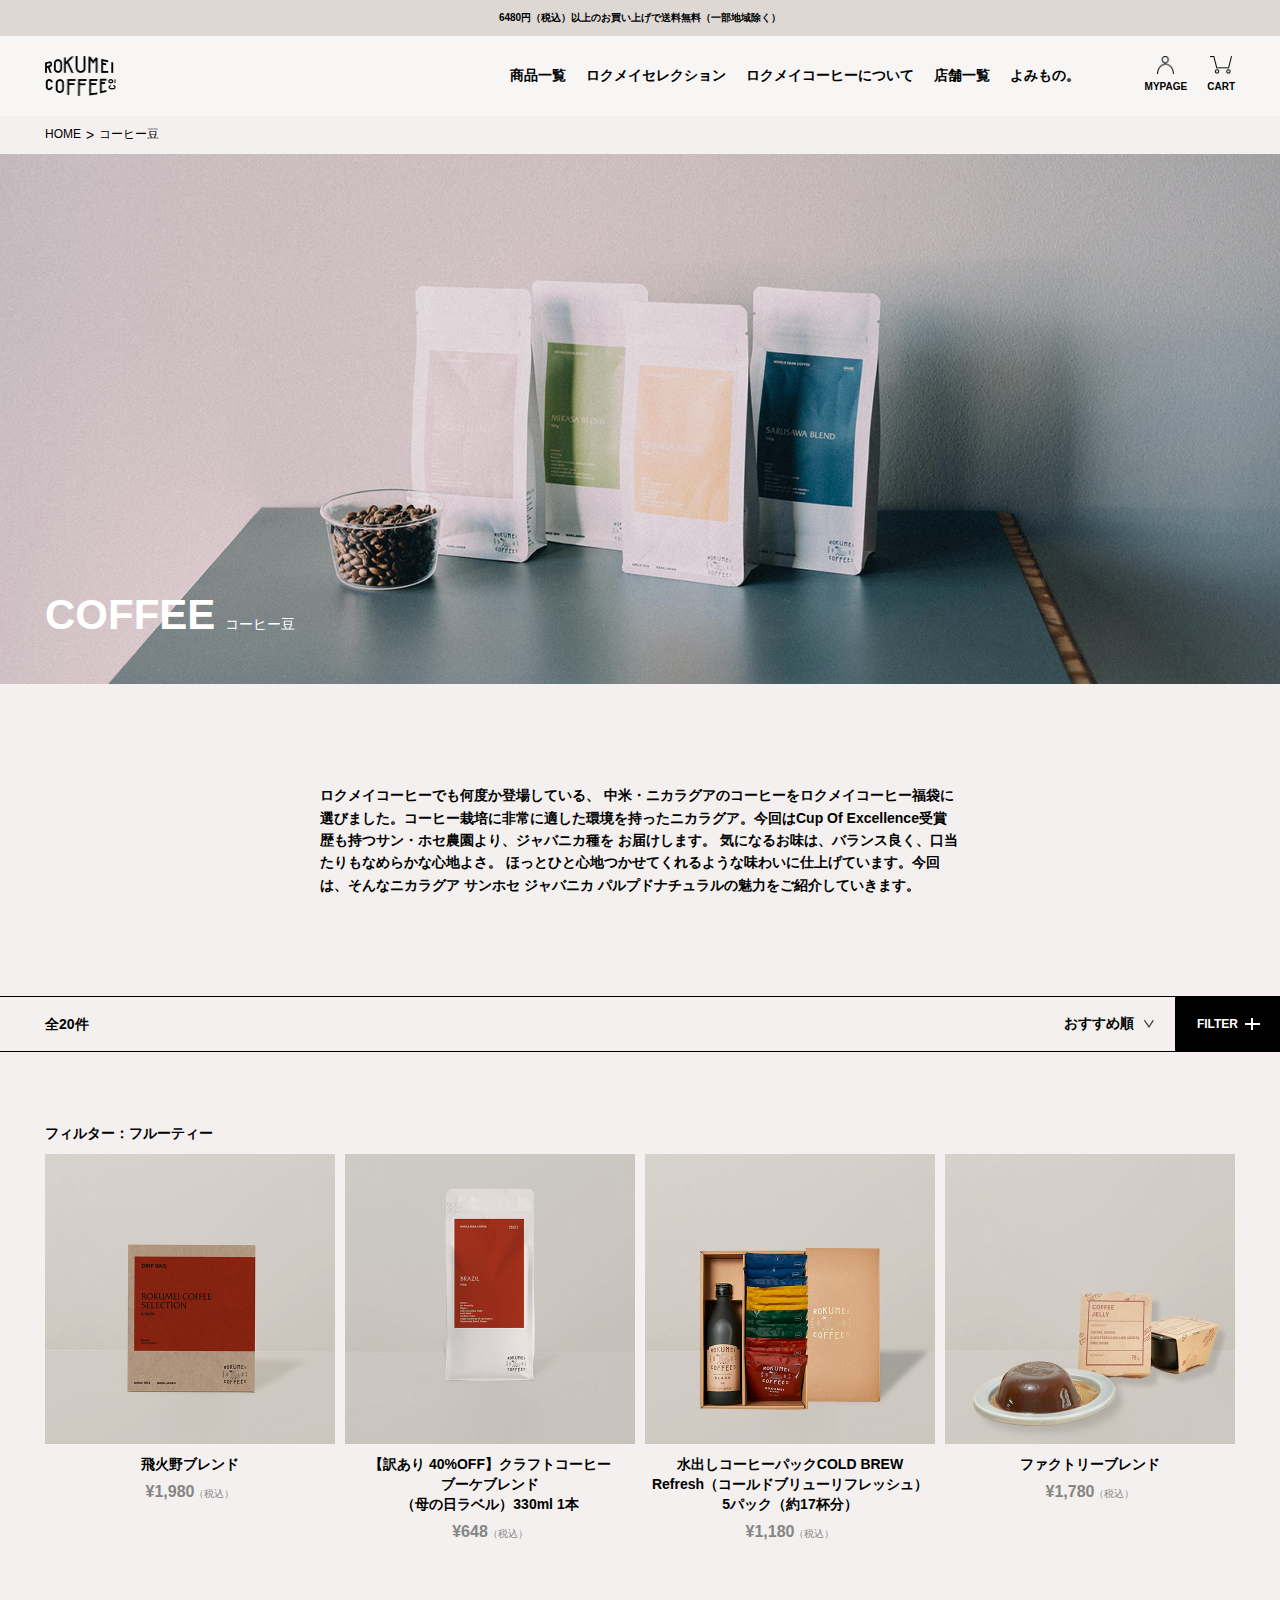
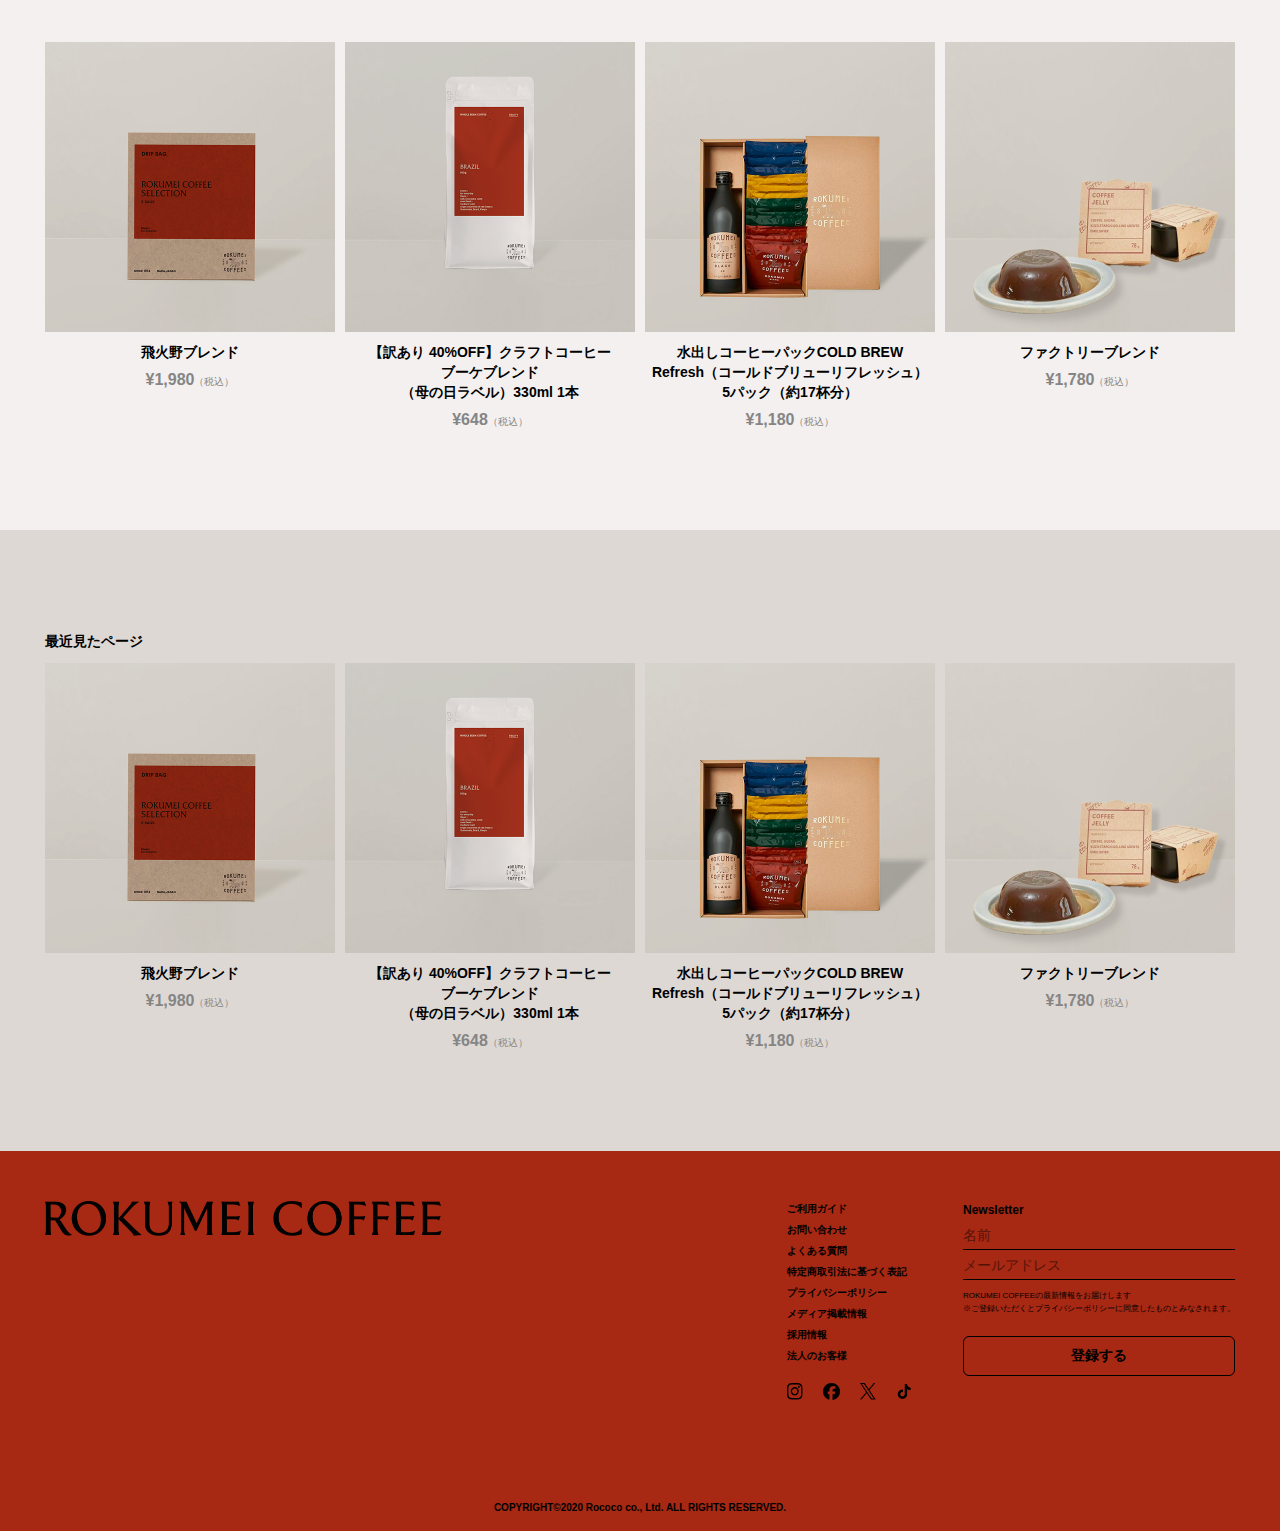
<file: coffee-beans-page.html>
<!DOCTYPE html>
<html lang="en">
  <head>
    <meta charset="UTF-8" />
    <meta name="viewport" content="width=device-width, initial-scale=1.0" />
    <title>CATEGORY LIST</title>
    <link rel="icon" href="assets/img/LOGO.png" />
    <link rel="stylesheet" href="assets/css/base.css" />
    <link rel="stylesheet" href="assets/css/header.css" />
    <link rel="stylesheet" href="assets/css/footer.css" />
    <link rel="stylesheet" href="assets/css/components.css" />
    <link rel="stylesheet" href="assets/css/category-list.css" />
  </head>
  <body>
    <header>
      <div class="top-bar">
        <p>6480円（税込）以上のお買い上げで送料無料（一部地域除く）</p>
      </div>
      <div class="header-container">
        <button class="hamburger">
          <span></span>
          <span></span>
        </button>
        <div class="ham-content">
          <div class="ham-body">
            <div class="ham-banner">
              <p class="banner-text-1">会員登録完了で</p>
              <p class="banner-text-2">
                すぐに使える <span>300pt</span> プレゼント実施中
              </p>
              <a href="#" class="banner-link">会員登録へすすむ></a>
            </div>
            <div class="top-list-group">
              <div class="top-list">
                <button class="product-toggle">
                  <div class="txt">
                    <span>商品一覧</span>
                    <p>PRODUCT</p>
                  </div>
                  <img
                    src="./assets/img/header/ham-arr.png"
                    alt=""
                    class="toggle-arrow"
                  />
                </button>
                <div class="lists">
                  <a href="#">すべての商品/ALL</a>
                  <a href="#">ギフト/GIFT</a>
                  <a href="#">お得な定期便/SUBSCRIPTION</a>
                  <a href="#">コーヒー豆/COFFEE</a>
                  <a href="#">ドリップバック/DRIP BAG</a>
                  <a href="#">リキッドコーヒー/LIQUID COFFEE</a>
                  <a href="#">スイーツ/SWEETS</a>
                  <a href="#">オリジナルグッズ/GOODS</a>
                </div>
              </div>
              <div class="top-list">
                <button class="product-toggle">
                  <div class="txt">
                    <span>ロクメイセレクション</span>
                    <p>ROKUMEI SELECTION</p>
                  </div>
                  <img
                    src="./assets/img/header/ham-arr.png"
                    alt=""
                    class="toggle-arrow"
                  />
                </button>
                <div class="lists">
                  <a href="#">初夏の福袋</a>
                  <a href="#">世界を感じる旅するコーヒー</a>
                  <a href="#">大切な人にむけて。ロクメイギフト</a>
                </div>
              </div>
              <div class="top-list">
                <a href="#" class="product-toggle">
                  <div class="txt">
                    <span>ロクメイコーヒーについて</span>
                    <p>ABOUT US</p>
                  </div>
                </a>
              </div>
              <div class="top-list">
                <button class="product-toggle">
                  <div class="txt">
                    <span>店舗一覧</span>
                    <p>SHOP LIST</p>
                  </div>
                  <img
                    src="./assets/img/header/ham-arr.png"
                    alt=""
                    class="toggle-arrow"
                  />
                </button>
                <div class="lists">
                  <a href="#">奈良店</a>
                  <a href="#">ロクメイコーヒーファクトリー</a>
                  <a href="#">ロクメイベイクス</a>
                  <a href="#">グランスタ丸の内</a>
                </div>
              </div>
              <div class="top-list">
                <a href="#" class="product-toggle">
                  <div class="txt">
                    <span>よみもの。</span>
                    <p>COLUMN</p>
                  </div>
                </a>
              </div>
            </div>
            <div class="btm">
              <div class="sub-list">
                <a href="#">ご利用ガイド</a>
                <a href="#">特定商取引法に基づく表記</a>
                <a href="#">よくあるご質問</a>
                <a href="#">採用情報</a>
                <a href="#">お問い合わせ</a>
                <a href="#">法人のお客様</a>
                <a href="#">プライバシーポリシー</a>
                <a href="#">メディア掲載情報</a>
              </div>
              <div class="banner-list">
                <a href="#">
                  <img src="./assets/img/header/gift.png" alt="" />
                  <p>GIFT</p>
                  <img src="./assets/img/header/arr2.png" class="arr" alt="" />
                </a>
                <a href="#">
                  <img src="./assets/img/header/banner1.png" alt="" />
                </a>
                <a href="#">
                  <img src="./assets/img/header/banner2.png" alt="" />
                </a>
              </div>
            </div>
          </div>
        </div>
        <a href="./index.html" class="logo">
          <img src="./assets/img/header/logo.png" alt="Rokumei Coffee" />
        </a>
        <div class="nav-group">
          <div class="links">
            <a href="#">商品一覧</a>
            <a href="#">ロクメイセレクション</a>
            <a href="#">ロクメイコーヒーについて</a>
            <a href="#">店舗一覧</a>
            <a href="#">よみもの。</a>
          </div>
          <div class="r-links">
            <a href="#">
              <img src="./assets/img/header/person-i.png" alt="" />
              <p>MYPAGE</p>
            </a>
            <a href="#">
              <img src="./assets/img/header/basket-i.png" alt="" />
              <p>CART</p>
            </a>
          </div>
        </div>
      </div>
    </header>
    <main>
      <div class="side-bar">
        <a href="./index.html">HOME</a>
        <span>&gt;</span>
        <a href="./coffee-beans-page.html">コーヒー豆</a>
      </div>
      <section class="fv">
        <div class="fv-title">
          <p>COFFEE</p>
          <span>コーヒー豆</span>
        </div>
      </section>
      <div class="fv-btm-txt">
        <p>
          ロクメイコーヒーでも何度か登場している、
          中米・ニカラグアのコーヒーをロクメイコーヒー福袋に選びました。コーヒー栽培に非常に適した環境を持ったニカラグア。今回はCup
          Of Excellence受賞歴も持つサン・ホセ農園より、ジャバニカ種を
          お届けします。
          気になるお味は、バランス良く、口当たりもなめらかな心地よさ。
          ほっとひと心地つかせてくれるような味わいに仕上げています。今回は、そんなニカラグア
          サンホセ ジャバニカ パルプドナチュラルの魅力をご紹介していきます。
        </p>
      </div>
      <section class="goods">
        <div class="filter-bar">
          <div class="total-num">
            <p>全20件</p>
          </div>
          <div class="filter-btn-group">
            <div class="filter-dropdown">
              <button class="filter-dropdown-btn">
                <span>おすすめ順</span>
                <span class="caret-down">
                  <img src="./assets/img/category-list/filter-arr.png" alt="" />
                </span>
              </button>
              <div class="filter-dropdown-menu">
                <button
                  class="filter-dropdown-item active"
                  data-value="recommended"
                >
                  <span>おすすめ順</span>
                </button>
                <button class="filter-dropdown-item" data-value="newest">
                  新着順
                </button>
                <button class="filter-dropdown-item" data-value="price-low">
                  価格が安い順
                </button>
                <button class="filter-dropdown-item" data-value="price-high">
                  価格が高い順
                </button>
                <button class="filter-dropdown-item" data-value="review">
                  レビュー順
                </button>
              </div>
            </div>
            <div class="filter-box">
              <button class="add-filter-btn">
                <p>FILTER</p>
                <div class="plus-sign">
                  <span></span>
                  <span></span>
                </div>
              </button>
              <div class="filter-list">
                <div class="filter-item">
                  <p>コーヒーの焙煎度合から選ぶ</p>
                  <div class="filter-item-list">
                    <button class="filter-item-btn">
                      <p>浅煎り</p>
                    </button>
                    <button class="filter-item-btn">
                      <p>中浅煎り</p>
                    </button>
                    <button class="filter-item-btn">
                      <p>中煎り</p>
                    </button>
                    <button class="filter-item-btn">
                      <p>中深煎り</p>
                    </button>
                    <button class="filter-item-btn">
                      <p>深煎り</p>
                    </button>
                  </div>
                </div>
                <div class="filter-item">
                  <p>コーヒーの味わいから選ぶ</p>
                  <div class="filter-item-list">
                    <button class="filter-item-btn">
                      <p>バランスのいい</p>
                    </button>
                    <button class="filter-item-btn">
                      <p>フルーティー</p>
                    </button>
                    <button class="filter-item-btn">
                      <p>ビター</p>
                    </button>
                    <button class="filter-item-btn">
                      <p>フローラル</p>
                    </button>
                  </div>
                </div>
                <div class="filter-item">
                  <p>コーヒーの種類から選ぶ</p>
                  <div class="filter-item-list">
                    <button class="filter-item-btn">
                      <p>ブレンドコーヒー</p>
                    </button>
                    <button class="filter-item-btn">
                      <p>シングルオリジン</p>
                    </button>
                    <button class="filter-item-btn">
                      <p>トップクオリティ</p>
                    </button>
                  </div>
                </div>
              </div>
            </div>
          </div>
        </div>
        <div class="total">
          <div class="good-title">
            <p>フィルター：フルーティー</p>
          </div>
          <div class="goods-list">
            <div class="goods-item">
              <div class="img">
                <img src="./assets/img/category-list/good-1.png" alt="" />
              </div>
              <div class="good-txt">
                <div class="name">
                  <p>飛火野ブレンド</p>
                </div>
                <div class="price">
                  <p>¥1,980<span>（税込）</span></p>
                </div>
              </div>
            </div>

            <div class="goods-item">
              <div class="img">
                <img src="./assets/img/category-list/good-2.png" alt="" />
              </div>
              <div class="good-txt">
                <div class="name">
                  <p>
                    【訳あり 40%OFF】クラフトコーヒー<br />
                    ブーケブレンド<br />
                    （母の日ラベル）330ml 1本
                  </p>
                </div>
                <div class="price">
                  <p>¥648<span>（税込）</span></p>
                </div>
              </div>
            </div>

            <div class="goods-item">
              <div class="img">
                <img src="./assets/img/category-list/good-3.png" alt="" />
              </div>
              <div class="good-txt">
                <div class="name">
                  <p>
                    水出しコーヒーパックCOLD BREW<br />
                    Refresh（コールドブリューリフレッシュ）<br />
                    5パック（約17杯分）
                  </p>
                </div>
                <div class="price">
                  <p>¥1,180<span>（税込）</span></p>
                </div>
              </div>
            </div>

            <div class="goods-item">
              <div class="img">
                <img src="./assets/img/category-list/good-4.png" alt="" />
              </div>
              <div class="good-txt">
                <div class="name">
                  <p>ファクトリーブレンド</p>
                </div>
                <div class="price">
                  <p>¥1,780<span>（税込）</span></p>
                </div>
              </div>
            </div>

            <div class="goods-item is-md-hide">
              <div class="img">
                <img src="./assets/img/category-list/good-1.png" alt="" />
              </div>
              <div class="good-txt">
                <div class="name">
                  <p>飛火野ブレンド</p>
                </div>
                <div class="price">
                  <p>¥1,980<span>（税込）</span></p>
                </div>
              </div>
            </div>

            <div class="goods-item is-md-hide">
              <div class="img">
                <img src="./assets/img/category-list/good-2.png" alt="" />
              </div>
              <div class="good-txt">
                <div class="name">
                  <p>
                    【訳あり 40%OFF】クラフトコーヒー<br />
                    ブーケブレンド<br />
                    （母の日ラベル）330ml 1本
                  </p>
                </div>
                <div class="price">
                  <p>¥648<span>（税込）</span></p>
                </div>
              </div>
            </div>

            <div class="goods-item is-md-hide">
              <div class="img">
                <img src="./assets/img/category-list/good-3.png" alt="" />
              </div>
              <div class="good-txt">
                <div class="name">
                  <p>
                    水出しコーヒーパックCOLD BREW<br />
                    Refresh（コールドブリューリフレッシュ）<br />
                    5パック（約17杯分）
                  </p>
                </div>
                <div class="price">
                  <p>¥1,180<span>（税込）</span></p>
                </div>
              </div>
            </div>

            <div class="goods-item is-md-hide">
              <div class="img">
                <img src="./assets/img/category-list/good-4.png" alt="" />
              </div>
              <div class="good-txt">
                <div class="name">
                  <p>ファクトリーブレンド</p>
                </div>
                <div class="price">
                  <p>¥1,780<span>（税込）</span></p>
                </div>
              </div>
            </div>
          </div>
        </div>
        <div class="new">
          <div class="good-title">
            <p>最近見たページ</p>
          </div>
          <div class="goods-list is-md-hide">
            <div class="goods-item">
              <div class="img">
                <img src="./assets/img/category-list/good-1.png" alt="" />
              </div>
              <div class="good-txt">
                <div class="name">
                  <p>飛火野ブレンド</p>
                </div>
                <div class="price">
                  <p>¥1,980<span>（税込）</span></p>
                </div>
              </div>
            </div>

            <div class="goods-item">
              <div class="img">
                <img src="./assets/img/category-list/good-2.png" alt="" />
              </div>
              <div class="good-txt">
                <div class="name">
                  <p>
                    【訳あり 40%OFF】クラフトコーヒー<br />
                    ブーケブレンド<br />
                    （母の日ラベル）330ml 1本
                  </p>
                </div>
                <div class="price">
                  <p>¥648<span>（税込）</span></p>
                </div>
              </div>
            </div>

            <div class="goods-item">
              <div class="img">
                <img src="./assets/img/category-list/good-3.png" alt="" />
              </div>
              <div class="good-txt">
                <div class="name">
                  <p>
                    水出しコーヒーパックCOLD BREW<br />
                    Refresh（コールドブリューリフレッシュ）<br />
                    5パック（約17杯分）
                  </p>
                </div>
                <div class="price">
                  <p>¥1,180<span>（税込）</span></p>
                </div>
              </div>
            </div>

            <div class="goods-item">
              <div class="img">
                <img src="./assets/img/category-list/good-4.png" alt="" />
              </div>
              <div class="good-txt">
                <div class="name">
                  <p>ファクトリーブレンド</p>
                </div>
                <div class="price">
                  <p>¥1,780<span>（税込）</span></p>
                </div>
              </div>
            </div>
          </div>
          <div class="new-sp-list is-md-show">
            <div class="slider-container">
              <button
                class="slider-arrow slider-arrow-prev"
                aria-label="Previous"
              >
                <img src="./assets/img/category-list/l-arr.png" alt="" />
              </button>
              <div class="slider-wrapper">
                <div class="slider-track">
                  <div class="goods-item">
                    <div class="img">
                      <img src="./assets/img/category-list/good-1.png" alt="" />
                    </div>
                    <div class="good-txt">
                      <div class="name">
                        <p>飛火野ブレンド</p>
                      </div>
                      <div class="price">
                        <p>¥1,980<span>（税込）</span></p>
                      </div>
                    </div>
                  </div>

                  <div class="goods-item">
                    <div class="img">
                      <img src="./assets/img/category-list/good-2.png" alt="" />
                    </div>
                    <div class="good-txt">
                      <div class="name">
                        <p>
                          【訳あり 40%OFF】クラフトコーヒー<br />
                          ブーケブレンド<br />
                          （母の日ラベル）330ml 1本
                        </p>
                      </div>
                      <div class="price">
                        <p>¥648<span>（税込）</span></p>
                      </div>
                    </div>
                  </div>

                  <div class="goods-item">
                    <div class="img">
                      <img src="./assets/img/category-list/good-3.png" alt="" />
                    </div>
                    <div class="good-txt">
                      <div class="name">
                        <p>
                          水出しコーヒーパックCOLD BREW<br />
                          Refresh（コールドブリューリフレッシュ）<br />
                          5パック（約17杯分）
                        </p>
                      </div>
                      <div class="price">
                        <p>¥1,180<span>（税込）</span></p>
                      </div>
                    </div>
                  </div>

                  <div class="goods-item">
                    <div class="img">
                      <img src="./assets/img/category-list/good-4.png" alt="" />
                    </div>
                    <div class="good-txt">
                      <div class="name">
                        <p>ファクトリーブレンド</p>
                      </div>
                      <div class="price">
                        <p>¥1,780<span>（税込）</span></p>
                      </div>
                    </div>
                  </div>
                </div>
              </div>
              <button class="slider-arrow slider-arrow-next" aria-label="Next">
                <img src="./assets/img/category-list/r-arr.png" alt="" />
              </button>
            </div>
          </div>
        </div>
      </section>
    </main>
    <footer>
      <div class="footer-container">
        <a href="./index.html" class="f-logo">
          <img src="./assets/img/footer/logo.png" alt="Rokumei Coffee" />
        </a>
        <div class="footer-content">
          <div class="footer-nav">
            <div class="links">
              <a href="#">ご利用ガイド</a>
              <a href="#">お問い合わせ</a>
              <a href="#">よくある質問</a>
              <a href="#">特定商取引法に基づく表記</a>
              <a href="#">プライバシーポリシー</a>
              <a href="#">メディア掲載情報</a>
              <a href="#">採用情報</a>
              <a href="#">法人のお客様</a>
            </div>
            <div class="sns-group">
              <a href="#">
                <img src="./assets/img/footer/instagram.png" alt="" />
              </a>
              <a href="#">
                <img src="./assets/img/footer/facebook.png" alt="" />
              </a>
              <a href="#">
                <img src="./assets/img/footer/x.png" alt="" />
              </a>
              <a href="#">
                <img src="./assets/img/footer/tiktok.png" alt="" />
              </a>
            </div>
          </div>
          <div class="newsletter">
            <h2 class="newsletter-title">Newsletter</h2>
            <form class="newsletter-form">
              <div class="form-group">
                <input
                  type="text"
                  id="newsletter-name"
                  name="name"
                  class="newsletter-input"
                  placeholder="名前"
                />
              </div>
              <div class="form-group">
                <input
                  type="email"
                  id="newsletter-email"
                  name="email"
                  class="newsletter-input"
                  placeholder="メールアドレス"
                />
              </div>
              <p class="newsletter-info">
                ROKUMEI COFFEEの最新情報をお届けします<br />
                ※ご登録いただくとプライバシーポリシーに同意したものとみなされます。
              </p>
              <button type="submit" class="newsletter-submit">登録する</button>
            </form>
          </div>
        </div>
      </div>
      <div class="copyright">
        <p>COPYRIGHT©2020 Rococo co., Ltd. ALL RIGHTS RESERVED.</p>
      </div>
    </footer>
    <script src="assets/js/main.js" defer></script>
    <script src="assets/js/category-list.js" defer></script>
    <script src="assets/js/ham.js" defer></script>
    <script src="assets/js/footer.js" defer></script>
  </body>
</html>
</file>
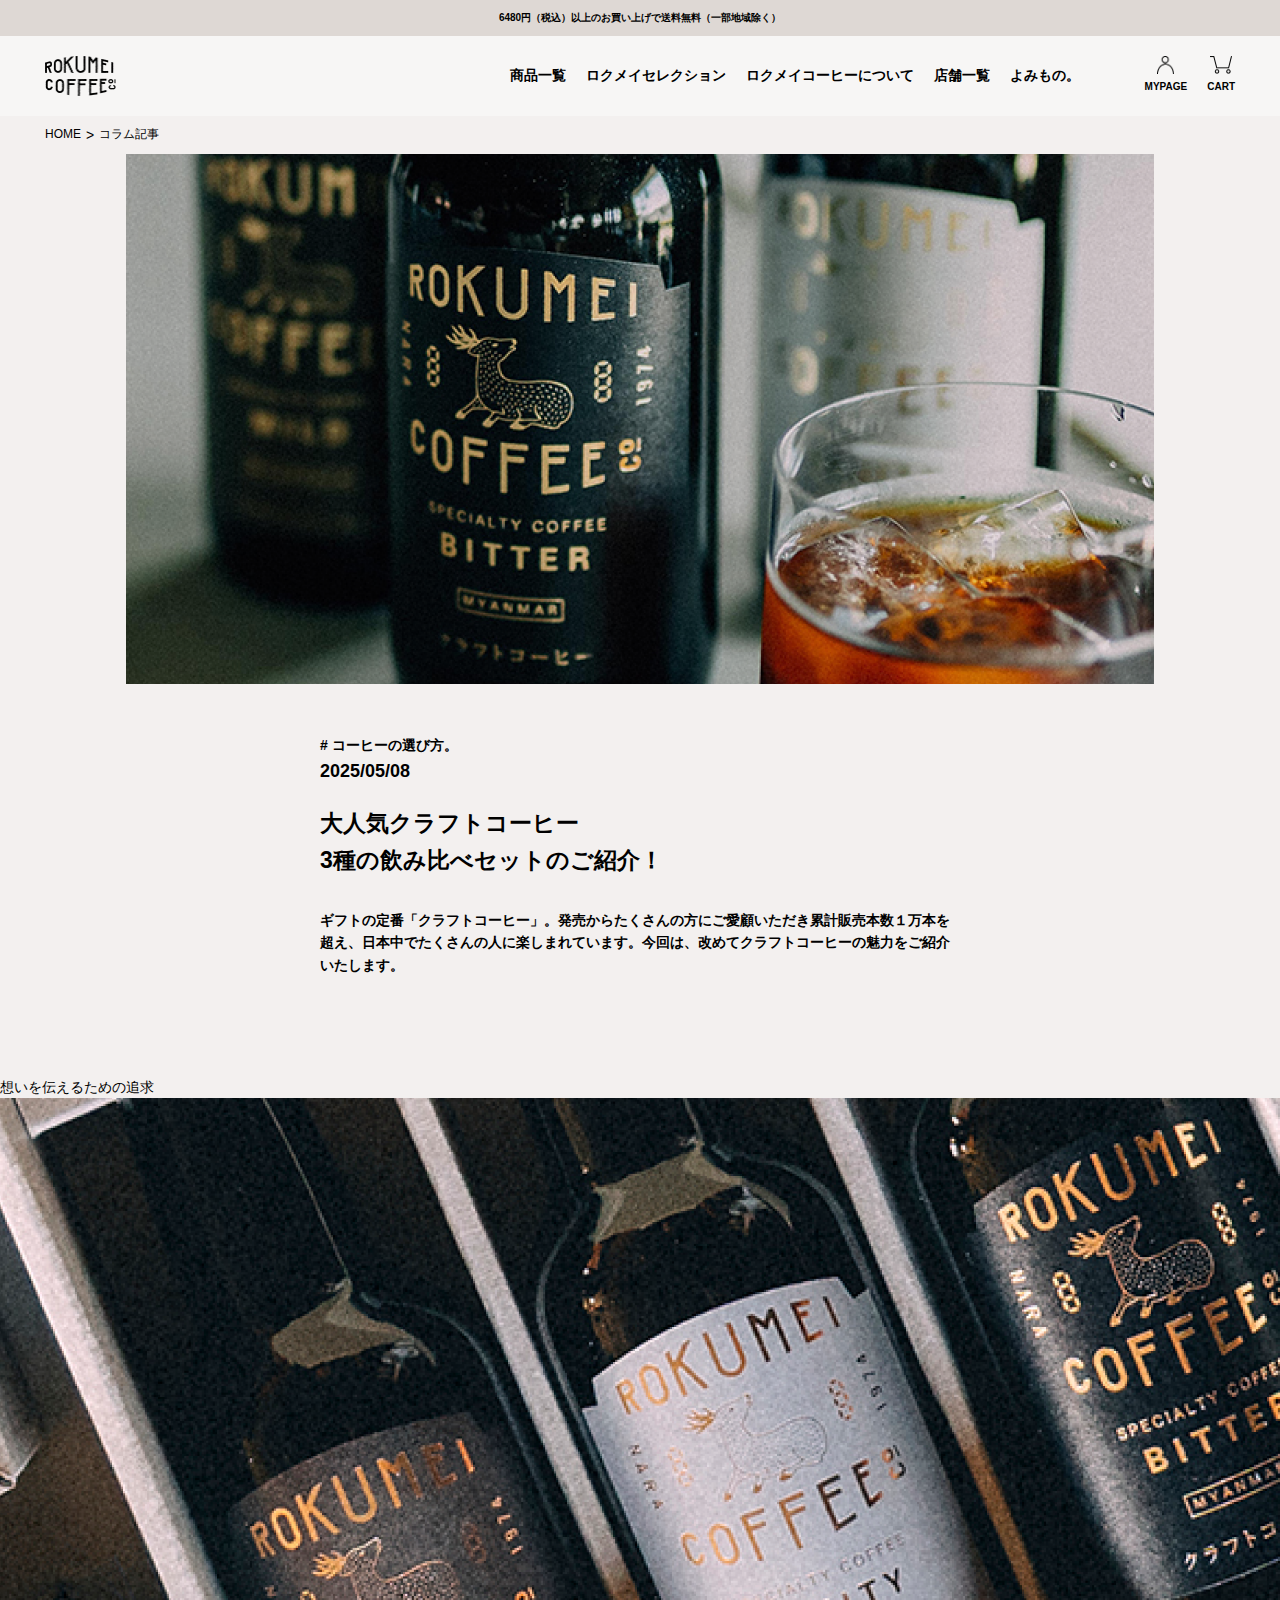
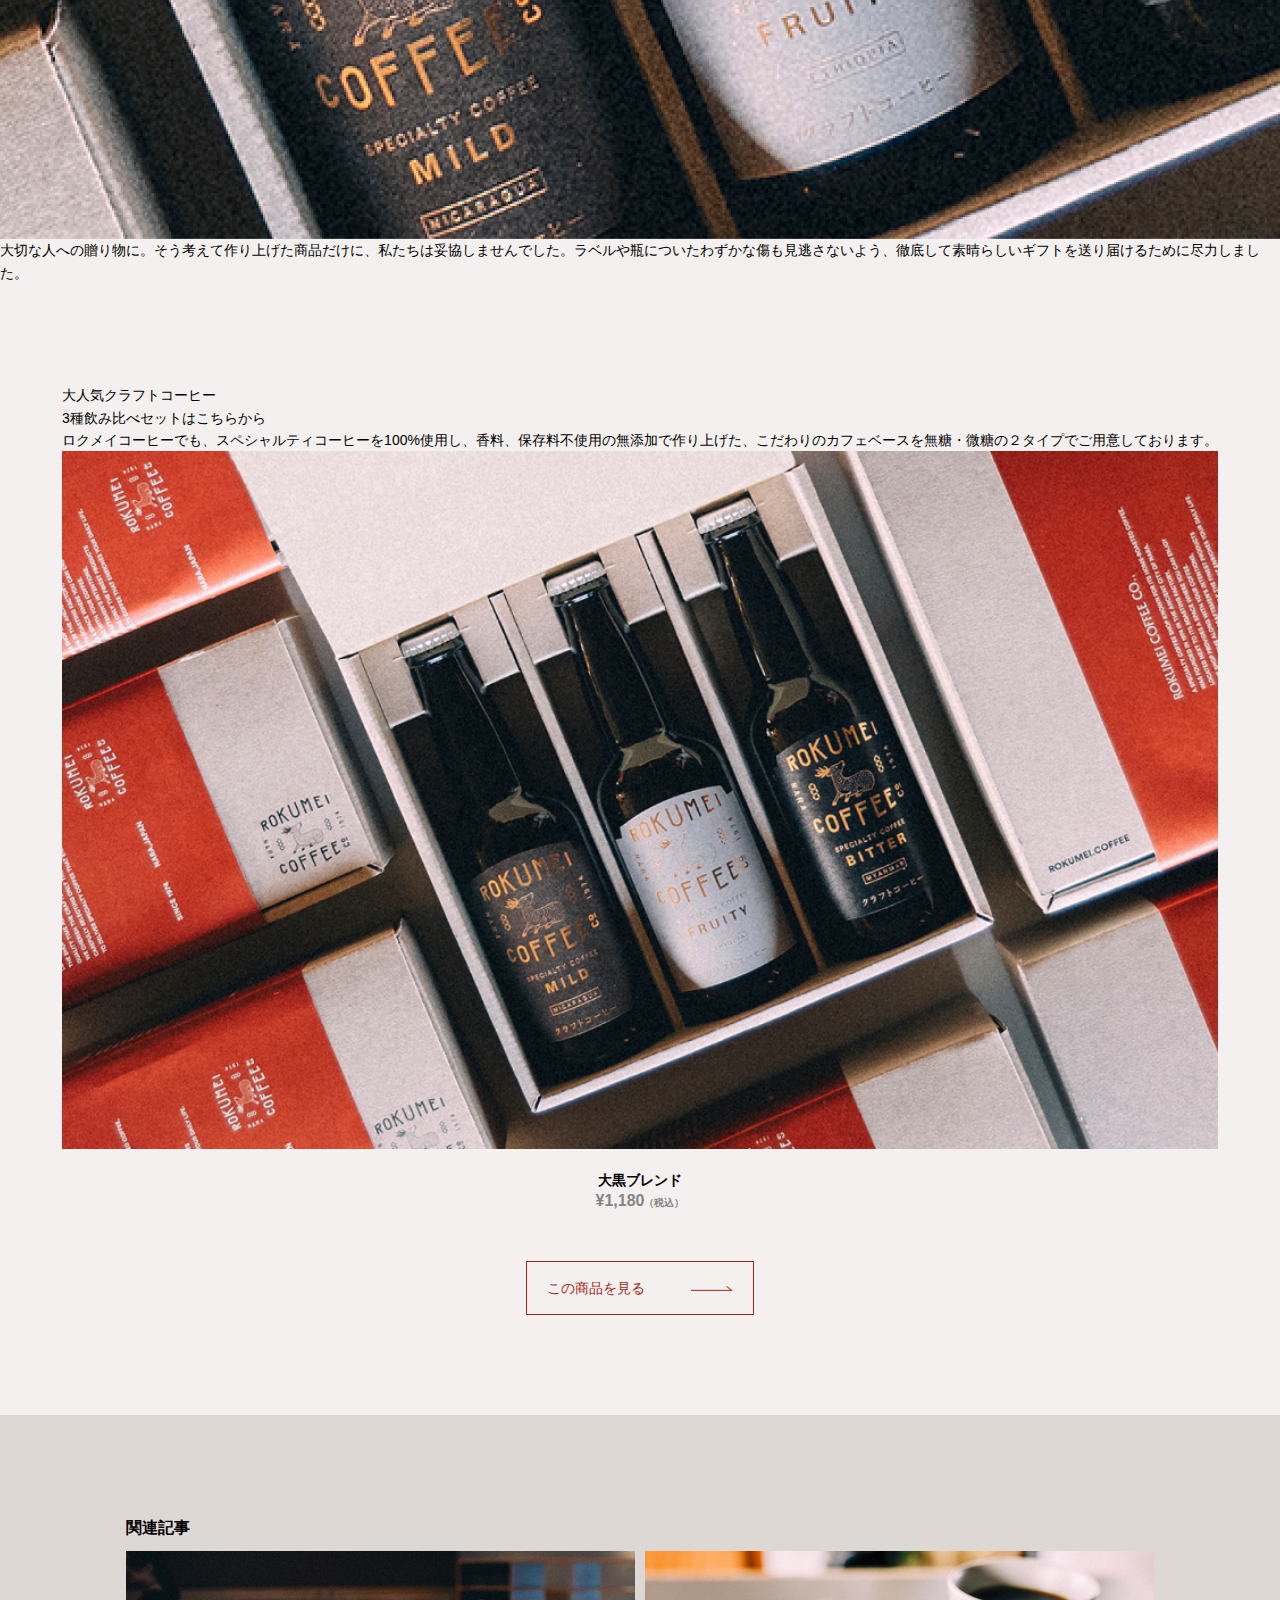
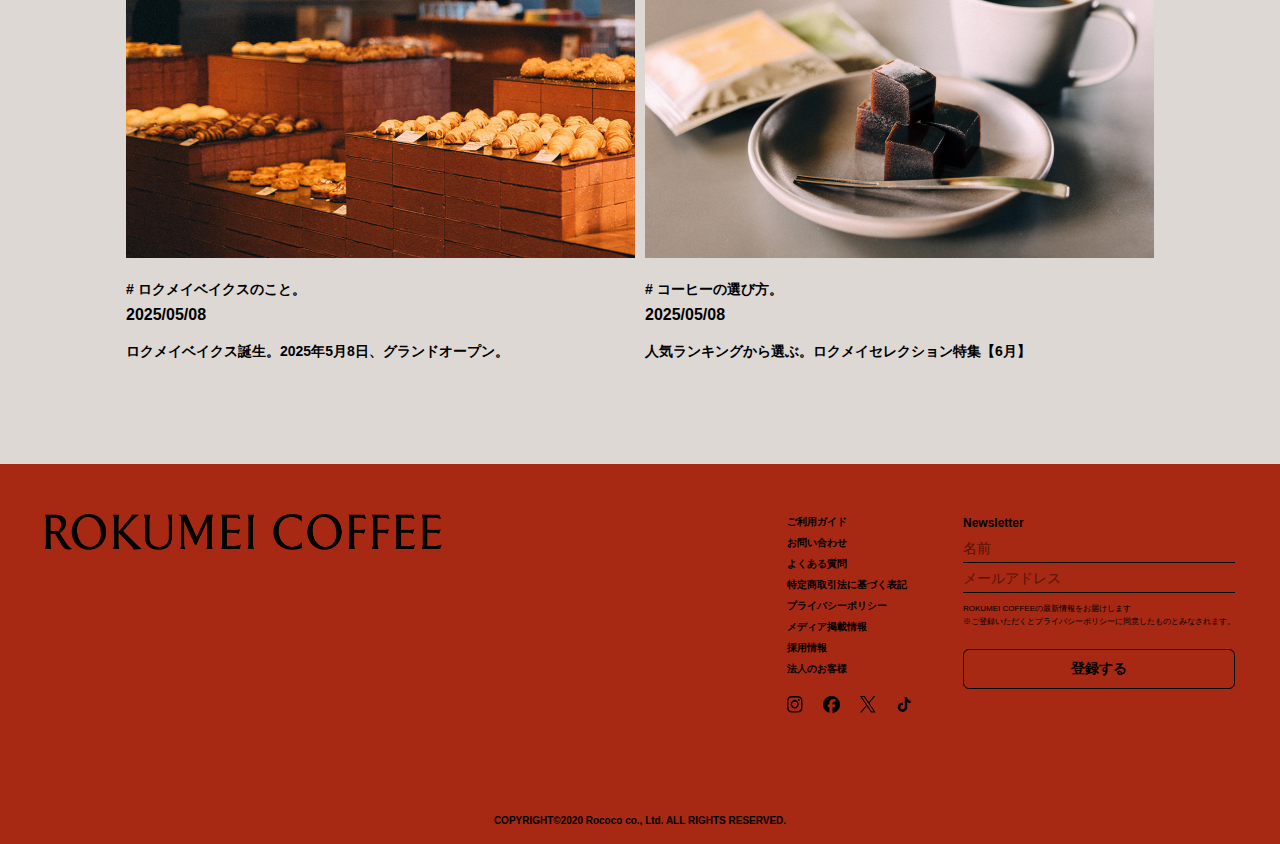
<file: column-b.html>
<!DOCTYPE html>
<html lang="ja">
  <head>
    <meta charset="UTF-8" />
    <meta name="viewport" content="width=device-width, initial-scale=1.0" />
    <title>COLUMN TOP A</title>
    <link rel="icon" href="assets/img/LOGO.png" />
    <link rel="stylesheet" href="assets/css/base.css" />
    <link rel="stylesheet" href="assets/css/header.css" />
    <link rel="stylesheet" href="assets/css/footer.css" />
    <link rel="stylesheet" href="assets/css/components.css" />
    <link rel="stylesheet" href="assets/css/column-b.css" />
  </head>
  <body>
    <header>
      <div class="top-bar">
        <p>6480円（税込）以上のお買い上げで送料無料（一部地域除く）</p>
      </div>
      <div class="header-container">
        <button class="hamburger">
          <span></span>
          <span></span>
        </button>
        <div class="ham-content">
          <div class="ham-body">
            <div class="ham-banner">
              <p class="banner-text-1">会員登録完了で</p>
              <p class="banner-text-2">
                すぐに使える <span>300pt</span> プレゼント実施中
              </p>
              <a href="#" class="banner-link">会員登録へすすむ></a>
            </div>
            <div class="top-list-group">
              <div class="top-list">
                <button class="product-toggle">
                  <div class="txt">
                    <span>商品一覧</span>
                    <p>PRODUCT</p>
                  </div>
                  <img
                    src="./assets/img/header/ham-arr.png"
                    alt=""
                    class="toggle-arrow"
                  />
                </button>
                <div class="lists">
                  <a href="#">すべての商品/ALL</a>
                  <a href="#">ギフト/GIFT</a>
                  <a href="#">お得な定期便/SUBSCRIPTION</a>
                  <a href="#">コーヒー豆/COFFEE</a>
                  <a href="#">ドリップバック/DRIP BAG</a>
                  <a href="#">リキッドコーヒー/LIQUID COFFEE</a>
                  <a href="#">スイーツ/SWEETS</a>
                  <a href="#">オリジナルグッズ/GOODS</a>
                </div>
              </div>
              <div class="top-list">
                <button class="product-toggle">
                  <div class="txt">
                    <span>ロクメイセレクション</span>
                    <p>ROKUMEI SELECTION</p>
                  </div>
                  <img
                    src="./assets/img/header/ham-arr.png"
                    alt=""
                    class="toggle-arrow"
                  />
                </button>
                <div class="lists">
                  <a href="#">初夏の福袋</a>
                  <a href="#">世界を感じる旅するコーヒー</a>
                  <a href="#">大切な人にむけて。ロクメイギフト</a>
                </div>
              </div>
              <div class="top-list">
                <a href="#" class="product-toggle">
                  <div class="txt">
                    <span>ロクメイコーヒーについて</span>
                    <p>ABOUT US</p>
                  </div>
                </a>
              </div>
              <div class="top-list">
                <button class="product-toggle">
                  <div class="txt">
                    <span>店舗一覧</span>
                    <p>SHOP LIST</p>
                  </div>
                  <img
                    src="./assets/img/header/ham-arr.png"
                    alt=""
                    class="toggle-arrow"
                  />
                </button>
                <div class="lists">
                  <a href="#">奈良店</a>
                  <a href="#">ロクメイコーヒーファクトリー</a>
                  <a href="#">ロクメイベイクス</a>
                  <a href="#">グランスタ丸の内</a>
                </div>
              </div>
              <div class="top-list">
                <a href="#" class="product-toggle">
                  <div class="txt">
                    <span>よみもの。</span>
                    <p>COLUMN</p>
                  </div>
                </a>
              </div>
            </div>
            <div class="btm">
              <div class="sub-list">
                <a href="#">ご利用ガイド</a>
                <a href="#">特定商取引法に基づく表記</a>
                <a href="#">よくあるご質問</a>
                <a href="#">採用情報</a>
                <a href="#">お問い合わせ</a>
                <a href="#">法人のお客様</a>
                <a href="#">プライバシーポリシー</a>
                <a href="#">メディア掲載情報</a>
              </div>
              <div class="banner-list">
                <a href="#">
                  <img src="./assets/img/header/gift.png" alt="" />
                  <p>GIFT</p>
                  <img src="./assets/img/header/arr2.png" class="arr" alt="" />
                </a>
                <a href="#">
                  <img src="./assets/img/header/banner1.png" alt="" />
                </a>
                <a href="#">
                  <img src="./assets/img/header/banner2.png" alt="" />
                </a>
              </div>
            </div>
          </div>
        </div>
        <a href="./index.html" class="logo">
          <img src="./assets/img/header/logo.png" alt="Rokumei Coffee" />
        </a>
        <div class="nav-group">
          <div class="links">
            <a href="#">商品一覧</a>
            <a href="#">ロクメイセレクション</a>
            <a href="#">ロクメイコーヒーについて</a>
            <a href="#">店舗一覧</a>
            <a href="#">よみもの。</a>
          </div>
          <div class="r-links">
            <a href="#">
              <img src="./assets/img/header/person-i.png" alt="" />
              <p>MYPAGE</p>
            </a>
            <a href="#">
              <img src="./assets/img/header/basket-i.png" alt="" />
              <p>CART</p>
            </a>
          </div>
        </div>
      </div>
    </header>
    <main>
      <div class="side-bar">
        <a href="./index.html">HOME</a>
        <span>&gt;</span>
        <a href="./column-b.html"> コラム記事</a>
      </div>
      <section class="fv">
        <img src="./assets/img/column/b-fv.png" class="is-md-hide" alt="" />
        <img src="./assets/img/column/b-fv-sp.png" class="is-md-show" alt="" />
      </section>

      <section class="content">
        <div class="content-top">
          <div class="cat-date">
            <p class="cat"># コーヒーの選び方。</p>
            <p class="date">2025/05/08</p>
          </div>
          <h2 class="title">
            大人気クラフトコーヒー<br />
            3種の飲み比べセットのご紹介！
          </h2>
          <div class="short-txt">
            <p>
              ギフトの定番「クラフトコーヒー」。発売からたくさんの方にご愛顧いただき累計販売本数１万本を超え、日本中でたくさんの人に楽しまれています。今回は、改めてクラフトコーヒーの魅力をご紹介いたします。
            </p>
          </div>
        </div>

        <div class="c-item">
          <p class="t">想いを伝えるための追求</p>
          <div class="img-box">
            <img src="./assets/img/column/b-img-1.png" alt="" />
          </div>
          <p class="c">
            大切な人への贈り物に。そう考えて作り上げた商品だけに、私たちは妥協しませんでした。ラベルや瓶についたわずかな傷も見逃さないよう、徹底して素晴らしいギフトを送り届けるために尽力しました。
          </p>
        </div>

        <div class="c-item">
          <p class="t">
            大人気クラフトコーヒー<br />3種飲み比べセットはこちらから
          </p>
          <p class="c">
            ロクメイコーヒーでも、スペシャルティコーヒーを100%使用し、香料、保存料不使用の無添加で作り上げた、こだわりのカフェベースを無糖・微糖の２タイプでご用意しております。
          </p>
          <div class="spec-group">
            <div class="img-box">
              <img src="./assets/img/column/img-2.png" alt="" />
              <div class="price-txt">
                <p>大黒ブレンド</p>
                <p>¥1,180<span>（税込）</span></p>
              </div>
              <a href="#">
                <p>この商品を見る</p>
                <img src="./assets/img/red-arr.png" alt="" />
              </a>
            </div>
          </div>
        </div>
      </section>

      <section class="btm-content">
        <div class="btm-content-container">
          <h2>関連記事</h2>
          <div class="btm-group">
            <div class="btm-item">
              <div class="img-box">
                <img src="./assets/img/column/img-1.png" alt="" />
              </div>
              <div class="txt-box">
                <p class="category"># ロクメイベイクスのこと。</p>
                <p class="date">2025/05/08</p>
                <p class="txt">
                  ロクメイベイクス誕生。2025年5月8日、グランドオープン。
                </p>
              </div>
            </div>

            <div class="btm-item">
              <div class="img-box">
                <img src="./assets/img/column/b-img-2.png" alt="" />
              </div>
              <div class="txt-box">
                <p class="category"># コーヒーの選び方。</p>
                <p class="date">2025/05/08</p>
                <p class="txt">
                  人気ランキングから選ぶ。ロクメイセレクション特集【6月】
                </p>
              </div>
            </div>
          </div>
        </div>
      </section>
    </main>
    <footer>
      <div class="footer-container">
        <a href="./index.html" class="f-logo">
          <img src="./assets/img/footer/logo.png" alt="Rokumei Coffee" />
        </a>
        <div class="footer-content">
          <div class="footer-nav">
            <div class="links">
              <a href="#">ご利用ガイド</a>
              <a href="#">お問い合わせ</a>
              <a href="#">よくある質問</a>
              <a href="#">特定商取引法に基づく表記</a>
              <a href="#">プライバシーポリシー</a>
              <a href="#">メディア掲載情報</a>
              <a href="#">採用情報</a>
              <a href="#">法人のお客様</a>
            </div>
            <div class="sns-group">
              <a href="#">
                <img src="./assets/img/footer/instagram.png" alt="" />
              </a>
              <a href="#">
                <img src="./assets/img/footer/facebook.png" alt="" />
              </a>
              <a href="#">
                <img src="./assets/img/footer/x.png" alt="" />
              </a>
              <a href="#">
                <img src="./assets/img/footer/tiktok.png" alt="" />
              </a>
            </div>
          </div>
          <div class="newsletter">
            <h2 class="newsletter-title">Newsletter</h2>
            <form class="newsletter-form">
              <div class="form-group">
                <input
                  type="text"
                  id="newsletter-name"
                  name="name"
                  class="newsletter-input"
                  placeholder="名前"
                />
              </div>
              <div class="form-group">
                <input
                  type="email"
                  id="newsletter-email"
                  name="email"
                  class="newsletter-input"
                  placeholder="メールアドレス"
                />
              </div>
              <p class="newsletter-info">
                ROKUMEI COFFEEの最新情報をお届けします<br />
                ※ご登録いただくとプライバシーポリシーに同意したものとみなされます。
              </p>
              <button type="submit" class="newsletter-submit">登録する</button>
            </form>
          </div>
        </div>
      </div>
      <div class="copyright">
        <p>COPYRIGHT©2020 Rococo co., Ltd. ALL RIGHTS RESERVED.</p>
      </div>
    </footer>
    <script src="assets/js/main.js" defer></script>
    <script src="assets/js/category-list.js" defer></script>
    <script src="assets/js/ham.js" defer></script>
    <script src="assets/js/footer.js" defer></script>
  </body>
</html>
</file>
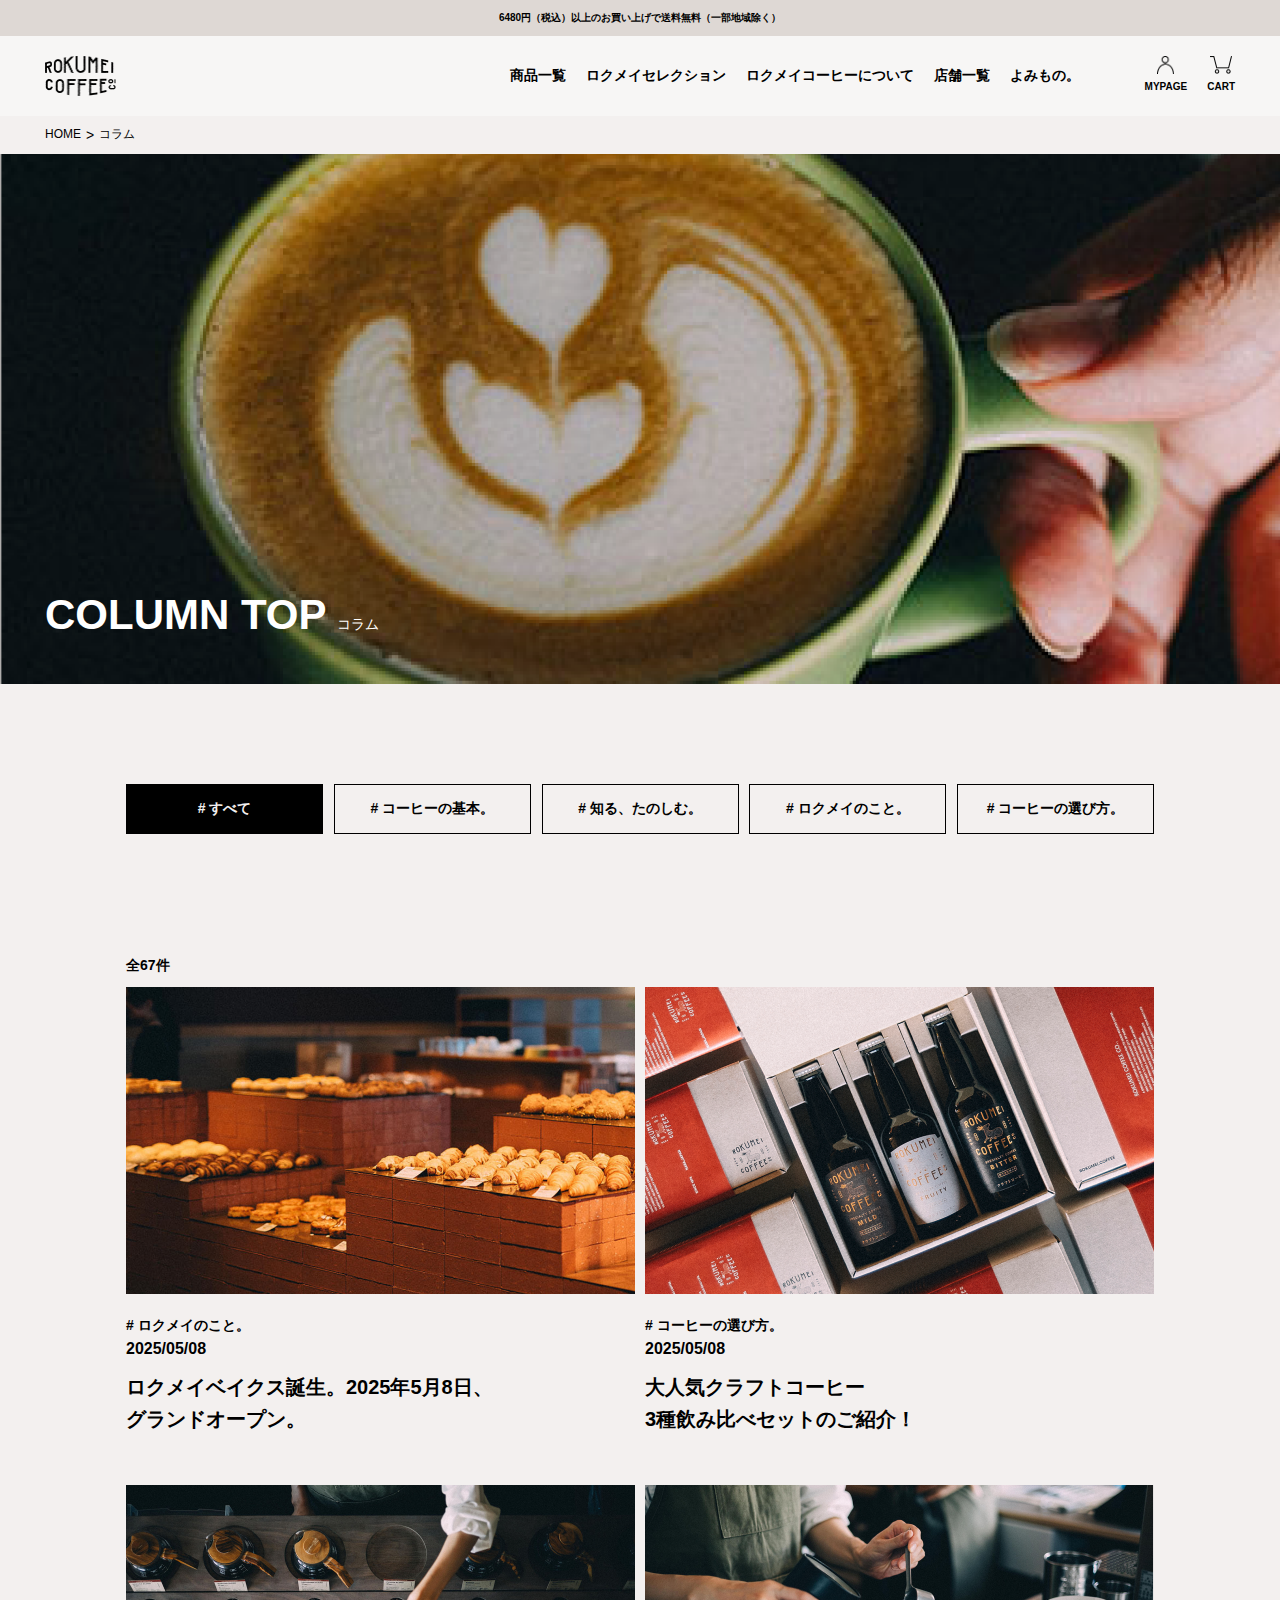
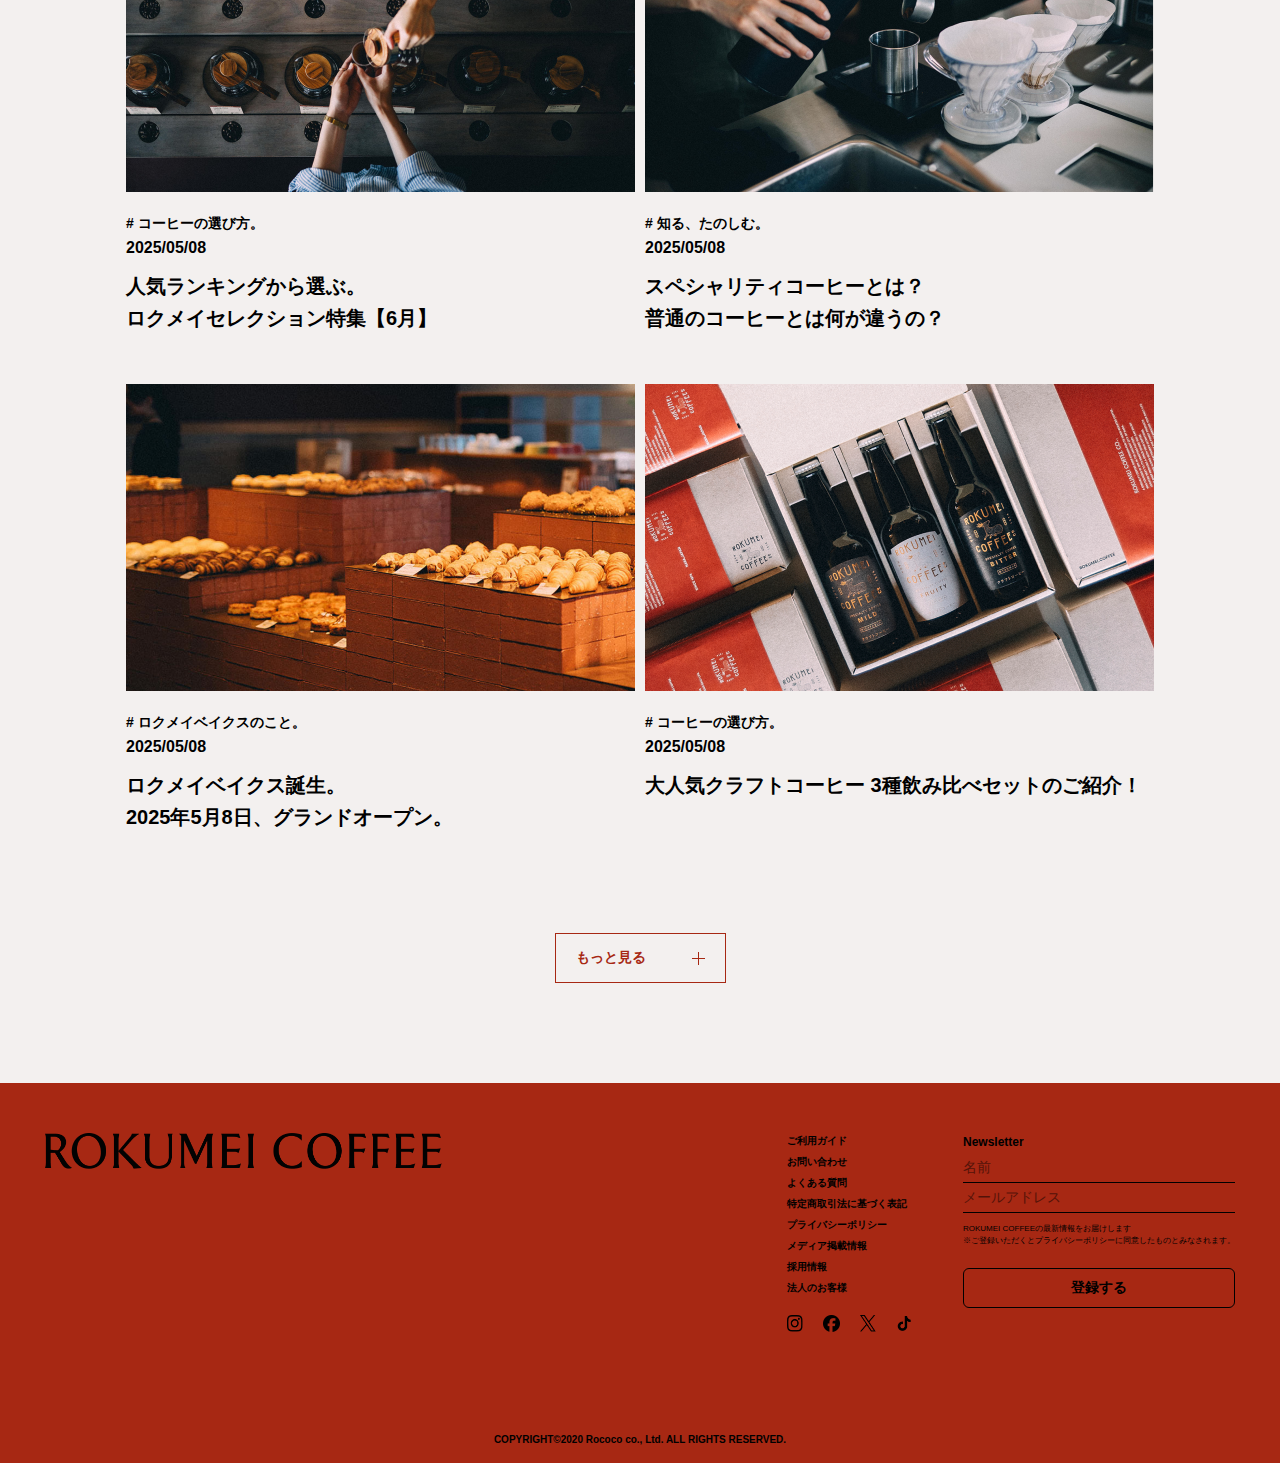
<file: column-top.html>
<!DOCTYPE html>
<html lang="en">
  <head>
    <meta charset="UTF-8" />
    <meta name="viewport" content="width=device-width, initial-scale=1.0" />
    <title>COLUMN TOP</title>
    <link rel="icon" href="assets/img/LOGO.png" />
    <link rel="stylesheet" href="assets/css/base.css" />
    <link rel="stylesheet" href="assets/css/header.css" />
    <link rel="stylesheet" href="assets/css/footer.css" />
    <link rel="stylesheet" href="assets/css/components.css" />
    <link rel="stylesheet" href="assets/css/column-top.css" />
  </head>
  <body>
    <header>
      <div class="top-bar">
        <p>6480円（税込）以上のお買い上げで送料無料（一部地域除く）</p>
      </div>
      <div class="header-container">
        <button class="hamburger">
          <span></span>
          <span></span>
        </button>
        <div class="ham-content">
          <div class="ham-body">
            <div class="ham-banner">
              <p class="banner-text-1">会員登録完了で</p>
              <p class="banner-text-2">
                すぐに使える <span>300pt</span> プレゼント実施中
              </p>
              <a href="#" class="banner-link">会員登録へすすむ></a>
            </div>
            <div class="top-list-group">
              <div class="top-list">
                <button class="product-toggle">
                  <div class="txt">
                    <span>商品一覧</span>
                    <p>PRODUCT</p>
                  </div>
                  <img
                    src="./assets/img/header/ham-arr.png"
                    alt=""
                    class="toggle-arrow"
                  />
                </button>
                <div class="lists">
                  <a href="#">すべての商品/ALL</a>
                  <a href="#">ギフト/GIFT</a>
                  <a href="#">お得な定期便/SUBSCRIPTION</a>
                  <a href="#">コーヒー豆/COFFEE</a>
                  <a href="#">ドリップバック/DRIP BAG</a>
                  <a href="#">リキッドコーヒー/LIQUID COFFEE</a>
                  <a href="#">スイーツ/SWEETS</a>
                  <a href="#">オリジナルグッズ/GOODS</a>
                </div>
              </div>
              <div class="top-list">
                <button class="product-toggle">
                  <div class="txt">
                    <span>ロクメイセレクション</span>
                    <p>ROKUMEI SELECTION</p>
                  </div>
                  <img
                    src="./assets/img/header/ham-arr.png"
                    alt=""
                    class="toggle-arrow"
                  />
                </button>
                <div class="lists">
                  <a href="#">初夏の福袋</a>
                  <a href="#">世界を感じる旅するコーヒー</a>
                  <a href="#">大切な人にむけて。ロクメイギフト</a>
                </div>
              </div>
              <div class="top-list">
                <a href="#" class="product-toggle">
                  <div class="txt">
                    <span>ロクメイコーヒーについて</span>
                    <p>ABOUT US</p>
                  </div>
                </a>
              </div>
              <div class="top-list">
                <button class="product-toggle">
                  <div class="txt">
                    <span>店舗一覧</span>
                    <p>SHOP LIST</p>
                  </div>
                  <img
                    src="./assets/img/header/ham-arr.png"
                    alt=""
                    class="toggle-arrow"
                  />
                </button>
                <div class="lists">
                  <a href="#">奈良店</a>
                  <a href="#">ロクメイコーヒーファクトリー</a>
                  <a href="#">ロクメイベイクス</a>
                  <a href="#">グランスタ丸の内</a>
                </div>
              </div>
              <div class="top-list">
                <a href="#" class="product-toggle">
                  <div class="txt">
                    <span>よみもの。</span>
                    <p>COLUMN</p>
                  </div>
                </a>
              </div>
            </div>
            <div class="btm">
              <div class="sub-list">
                <a href="#">ご利用ガイド</a>
                <a href="#">特定商取引法に基づく表記</a>
                <a href="#">よくあるご質問</a>
                <a href="#">採用情報</a>
                <a href="#">お問い合わせ</a>
                <a href="#">法人のお客様</a>
                <a href="#">プライバシーポリシー</a>
                <a href="#">メディア掲載情報</a>
              </div>
              <div class="banner-list">
                <a href="#">
                  <img src="./assets/img/header/gift.png" alt="" />
                  <p>GIFT</p>
                  <img src="./assets/img/header/arr2.png" class="arr" alt="" />
                </a>
                <a href="#">
                  <img src="./assets/img/header/banner1.png" alt="" />
                </a>
                <a href="#">
                  <img src="./assets/img/header/banner2.png" alt="" />
                </a>
              </div>
            </div>
          </div>
        </div>
        <a href="./index.html" class="logo">
          <img src="./assets/img/header/logo.png" alt="Rokumei Coffee" />
        </a>
        <div class="nav-group">
          <div class="links">
            <a href="#">商品一覧</a>
            <a href="#">ロクメイセレクション</a>
            <a href="#">ロクメイコーヒーについて</a>
            <a href="#">店舗一覧</a>
            <a href="#">よみもの。</a>
          </div>
          <div class="r-links">
            <a href="#">
              <img src="./assets/img/header/person-i.png" alt="" />
              <p>MYPAGE</p>
            </a>
            <a href="#">
              <img src="./assets/img/header/basket-i.png" alt="" />
              <p>CART</p>
            </a>
          </div>
        </div>
      </div>
    </header>
    <main>
      <div class="side-bar">
        <a href="./index.html">HOME</a>
        <span>&gt;</span>
        <a href="./column-top.html"> コラム</a>
      </div>
      <section class="fv">
        <div class="fv-title">
          <p>COLUMN TOP</p>
          <span>コラム</span>
        </div>
      </section>

      <section class="content">
        <div class="sort-btn-group">
          <button class="sort-btn active"># すべて</button>
          <button class="sort-btn"># コーヒーの基本。</button>
          <button class="sort-btn"># 知る、たのしむ。</button>
          <button class="sort-btn"># ロクメイのこと。</button>
          <button class="sort-btn"># コーヒーの選び方。</button>
        </div>
        <div class="column-wrap">
          <p class="column-num">全67件</p>
          <div class="column-group">
            <a href="#" class="column-item">
              <div class="img-box">
                <img src="./assets/img/column/img-1.png" alt="" />
              </div>
              <div class="txt-box">
                <p class="category"># ロクメイのこと。</p>
                <p class="date">2025/05/08</p>
                <p class="txt">
                  ロクメイベイクス誕生。2025年5月8日、<br />グランドオープン。
                </p>
              </div>
            </a>

            <a href="#" class="column-item">
              <div class="img-box">
                <img src="./assets/img/column/img-2.png" alt="" />
              </div>
              <div class="txt-box">
                <p class="category"># コーヒーの選び方。</p>
                <p class="date">2025/05/08</p>
                <p class="txt">
                  大人気クラフトコーヒー<br />3種飲み比べセットのご紹介！
                </p>
              </div>
            </a>

            <a href="#" class="column-item">
              <div class="img-box">
                <img src="./assets/img/column/img-3.png" alt="" />
              </div>
              <div class="txt-box">
                <p class="category"># コーヒーの選び方。</p>
                <p class="date">2025/05/08</p>
                <p class="txt">
                  人気ランキングから選ぶ。<br />ロクメイセレクション特集【6月】
                </p>
              </div>
            </a>

            <a href="#" class="column-item">
              <div class="img-box">
                <img src="./assets/img/column/img-4.png" alt="" />
              </div>
              <div class="txt-box">
                <p class="category"># 知る、たのしむ。</p>
                <p class="date">2025/05/08</p>
                <p class="txt">
                  スペシャリティコーヒーとは？<br />普通のコーヒーとは何が違うの？
                </p>
              </div>
            </a>

            <a href="#" class="column-item">
              <div class="img-box">
                <img src="./assets/img/column/img-1.png" alt="" />
              </div>
              <div class="txt-box">
                <p class="category"># ロクメイベイクスのこと。</p>
                <p class="date">2025/05/08</p>
                <p class="txt">
                  ロクメイベイクス誕生。<br />2025年5月8日、グランドオープン。
                </p>
              </div>
            </a>

            <a href="#" class="column-item">
              <div class="img-box">
                <img src="./assets/img/column/img-2.png" alt="" />
              </div>
              <div class="txt-box">
                <p class="category"># コーヒーの選び方。</p>
                <p class="date">2025/05/08</p>
                <p class="txt">
                  大人気クラフトコーヒー 3種飲み比べセットのご紹介！
                </p>
              </div>
            </a>
          </div>
          <div class="column-group toggle-group">
            <a href="#" class="column-item">
              <div class="img-box">
                <img src="./assets/img/column/img-1.png" alt="" />
              </div>
              <div class="txt-box">
                <p class="category"># ロクメイのこと。</p>
                <p class="date">2025/05/08</p>
                <p class="txt">
                  ロクメイベイクス誕生。2025年5月8日、<br />グランドオープン。
                </p>
              </div>
            </a>

            <a href="#" class="column-item">
              <div class="img-box">
                <img src="./assets/img/column/img-2.png" alt="" />
              </div>
              <div class="txt-box">
                <p class="category"># コーヒーの選び方。</p>
                <p class="date">2025/05/08</p>
                <p class="txt">
                  大人気クラフトコーヒー<br />3種飲み比べセットのご紹介！
                </p>
              </div>
            </a>

            <a href="#" class="column-item">
              <div class="img-box">
                <img src="./assets/img/column/img-3.png" alt="" />
              </div>
              <div class="txt-box">
                <p class="category"># コーヒーの選び方。</p>
                <p class="date">2025/05/08</p>
                <p class="txt">
                  人気ランキングから選ぶ。<br />ロクメイセレクション特集【6月】
                </p>
              </div>
            </a>

            <a href="#" class="column-item">
              <div class="img-box">
                <img src="./assets/img/column/img-4.png" alt="" />
              </div>
              <div class="txt-box">
                <p class="category"># 知る、たのしむ。</p>
                <p class="date">2025/05/08</p>
                <p class="txt">
                  スペシャリティコーヒーとは？<br />普通のコーヒーとは何が違うの？
                </p>
              </div>
            </a>

            <a href="#" class="column-item">
              <div class="img-box">
                <img src="./assets/img/column/img-1.png" alt="" />
              </div>
              <div class="txt-box">
                <p class="category"># ロクメイベイクスのこと。</p>
                <p class="date">2025/05/08</p>
                <p class="txt">
                  ロクメイベイクス誕生。<br />2025年5月8日、グランドオープン。
                </p>
              </div>
            </a>

            <a href="#" class="column-item">
              <div class="img-box">
                <img src="./assets/img/column/img-2.png" alt="" />
              </div>
              <div class="txt-box">
                <p class="category"># コーヒーの選び方。</p>
                <p class="date">2025/05/08</p>
                <p class="txt">
                  大人気クラフトコーヒー 3種飲み比べセットのご紹介！
                </p>
              </div>
            </a>
          </div>
        </div>
        <button class="more-btn">
          <p>もっと見る</p>
          <div class="sign">
            <span></span>
            <span></span>
          </div>
        </button>
      </section>
    </main>
    <footer>
      <div class="footer-container">
        <a href="./index.html" class="f-logo">
          <img src="./assets/img/footer/logo.png" alt="Rokumei Coffee" />
        </a>
        <div class="footer-content">
          <div class="footer-nav">
            <div class="links">
              <a href="#">ご利用ガイド</a>
              <a href="#">お問い合わせ</a>
              <a href="#">よくある質問</a>
              <a href="#">特定商取引法に基づく表記</a>
              <a href="#">プライバシーポリシー</a>
              <a href="#">メディア掲載情報</a>
              <a href="#">採用情報</a>
              <a href="#">法人のお客様</a>
            </div>
            <div class="sns-group">
              <a href="#">
                <img src="./assets/img/footer/instagram.png" alt="" />
              </a>
              <a href="#">
                <img src="./assets/img/footer/facebook.png" alt="" />
              </a>
              <a href="#">
                <img src="./assets/img/footer/x.png" alt="" />
              </a>
              <a href="#">
                <img src="./assets/img/footer/tiktok.png" alt="" />
              </a>
            </div>
          </div>
          <div class="newsletter">
            <h2 class="newsletter-title">Newsletter</h2>
            <form class="newsletter-form">
              <div class="form-group">
                <input
                  type="text"
                  id="newsletter-name"
                  name="name"
                  class="newsletter-input"
                  placeholder="名前"
                />
              </div>
              <div class="form-group">
                <input
                  type="email"
                  id="newsletter-email"
                  name="email"
                  class="newsletter-input"
                  placeholder="メールアドレス"
                />
              </div>
              <p class="newsletter-info">
                ROKUMEI COFFEEの最新情報をお届けします<br />
                ※ご登録いただくとプライバシーポリシーに同意したものとみなされます。
              </p>
              <button type="submit" class="newsletter-submit">登録する</button>
            </form>
          </div>
        </div>
      </div>
      <div class="copyright">
        <p>COPYRIGHT©2020 Rococo co., Ltd. ALL RIGHTS RESERVED.</p>
      </div>
    </footer>
    <script src="assets/js/main.js" defer></script>
    <script src="assets/js/category-list.js" defer></script>
    <script src="assets/js/ham.js" defer></script>
    <script src="assets/js/footer.js" defer></script>
    <script src="assets/js/column.js" defer></script>
  </body>
</html>
</file>
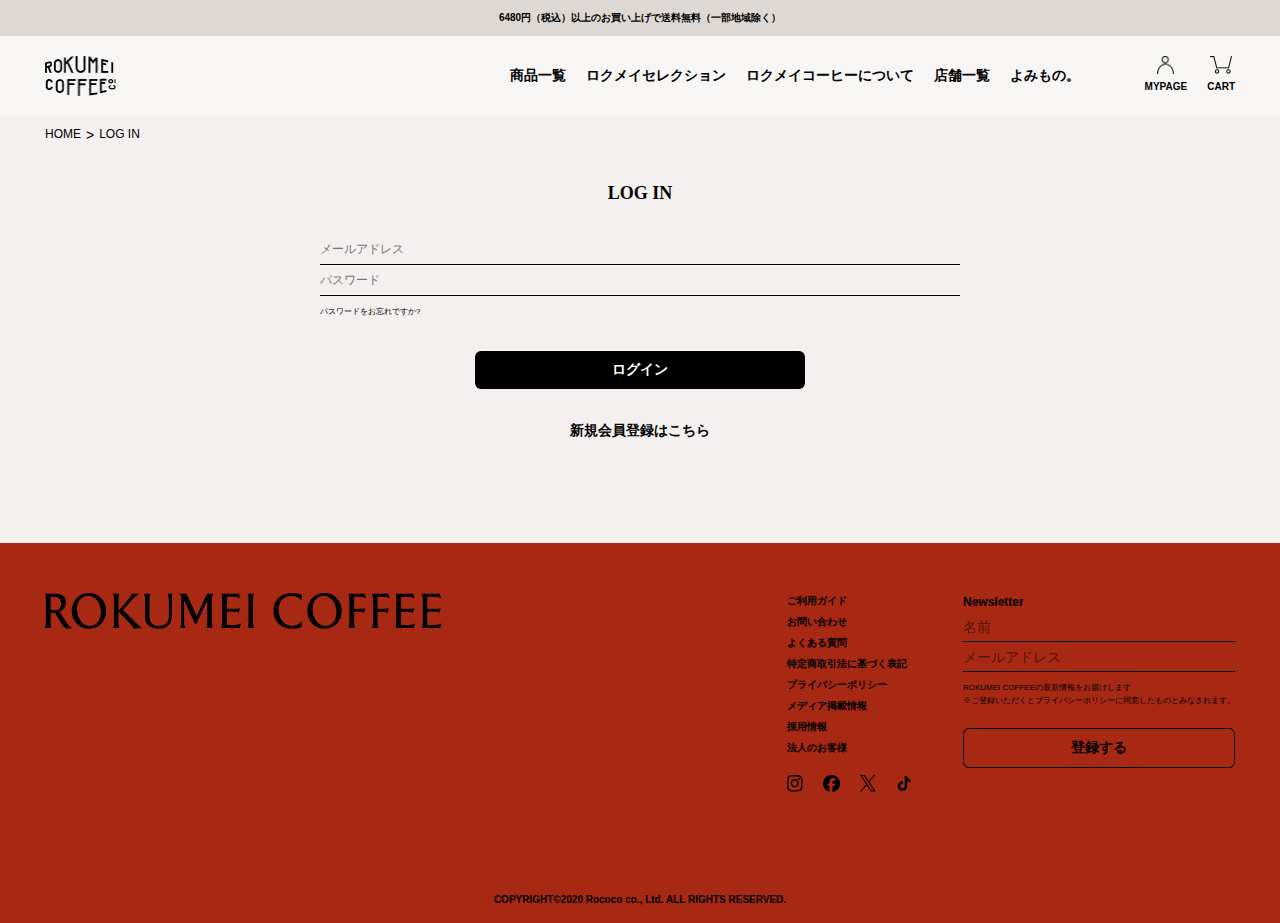
<file: login.html>
<!DOCTYPE html>
<html lang="ja">
  <head>
    <meta charset="UTF-8" />
    <meta name="viewport" content="width=device-width, initial-scale=1.0" />
    <title>LOG IN</title>
    <link rel="icon" href="assets/img/LOGO.png" />
    <link rel="stylesheet" href="assets/css/base.css" />
    <link rel="stylesheet" href="assets/css/header.css" />
    <link rel="stylesheet" href="assets/css/footer.css" />
    <link rel="stylesheet" href="assets/css/components.css" />
    <link rel="stylesheet" href="assets/css/login.css" />
  </head>
  <body>
    <header>
      <div class="top-bar">
        <p>6480円（税込）以上のお買い上げで送料無料（一部地域除く）</p>
      </div>
      <div class="header-container">
        <button class="hamburger">
          <span></span>
          <span></span>
        </button>
        <div class="ham-content">
          <div class="ham-body">
            <div class="ham-banner">
              <p class="banner-text-1">会員登録完了で</p>
              <p class="banner-text-2">
                すぐに使える <span>300pt</span> プレゼント実施中
              </p>
              <a href="#" class="banner-link">会員登録へすすむ></a>
            </div>
            <div class="top-list-group">
              <div class="top-list">
                <button class="product-toggle">
                  <div class="txt">
                    <span>商品一覧</span>
                    <p>PRODUCT</p>
                  </div>
                  <img
                    src="./assets/img/header/ham-arr.png"
                    alt=""
                    class="toggle-arrow"
                  />
                </button>
                <div class="lists">
                  <a href="#">すべての商品/ALL</a>
                  <a href="#">ギフト/GIFT</a>
                  <a href="#">お得な定期便/SUBSCRIPTION</a>
                  <a href="#">コーヒー豆/COFFEE</a>
                  <a href="#">ドリップバック/DRIP BAG</a>
                  <a href="#">リキッドコーヒー/LIQUID COFFEE</a>
                  <a href="#">スイーツ/SWEETS</a>
                  <a href="#">オリジナルグッズ/GOODS</a>
                </div>
              </div>
              <div class="top-list">
                <button class="product-toggle">
                  <div class="txt">
                    <span>ロクメイセレクション</span>
                    <p>ROKUMEI SELECTION</p>
                  </div>
                  <img
                    src="./assets/img/header/ham-arr.png"
                    alt=""
                    class="toggle-arrow"
                  />
                </button>
                <div class="lists">
                  <a href="#">初夏の福袋</a>
                  <a href="#">世界を感じる旅するコーヒー</a>
                  <a href="#">大切な人にむけて。ロクメイギフト</a>
                </div>
              </div>
              <div class="top-list">
                <a href="#" class="product-toggle">
                  <div class="txt">
                    <span>ロクメイコーヒーについて</span>
                    <p>ABOUT US</p>
                  </div>
                </a>
              </div>
              <div class="top-list">
                <button class="product-toggle">
                  <div class="txt">
                    <span>店舗一覧</span>
                    <p>SHOP LIST</p>
                  </div>
                  <img
                    src="./assets/img/header/ham-arr.png"
                    alt=""
                    class="toggle-arrow"
                  />
                </button>
                <div class="lists">
                  <a href="#">奈良店</a>
                  <a href="#">ロクメイコーヒーファクトリー</a>
                  <a href="#">ロクメイベイクス</a>
                  <a href="#">グランスタ丸の内</a>
                </div>
              </div>
              <div class="top-list">
                <a href="#" class="product-toggle">
                  <div class="txt">
                    <span>よみもの。</span>
                    <p>COLUMN</p>
                  </div>
                </a>
              </div>
            </div>
            <div class="btm">
              <div class="sub-list">
                <a href="#">ご利用ガイド</a>
                <a href="#">特定商取引法に基づく表記</a>
                <a href="#">よくあるご質問</a>
                <a href="#">採用情報</a>
                <a href="#">お問い合わせ</a>
                <a href="#">法人のお客様</a>
                <a href="#">プライバシーポリシー</a>
                <a href="#">メディア掲載情報</a>
              </div>
              <div class="banner-list">
                <a href="#">
                  <img src="./assets/img/header/gift.png" alt="" />
                  <p>GIFT</p>
                  <img src="./assets/img/header/arr2.png" class="arr" alt="" />
                </a>
                <a href="#">
                  <img src="./assets/img/header/banner1.png" alt="" />
                </a>
                <a href="#">
                  <img src="./assets/img/header/banner2.png" alt="" />
                </a>
              </div>
            </div>
          </div>
        </div>
        <a href="./index.html" class="logo">
          <img src="./assets/img/header/logo.png" alt="Rokumei Coffee" />
        </a>
        <div class="nav-group">
          <div class="links">
            <a href="#">商品一覧</a>
            <a href="#">ロクメイセレクション</a>
            <a href="#">ロクメイコーヒーについて</a>
            <a href="#">店舗一覧</a>
            <a href="#">よみもの。</a>
          </div>
          <div class="r-links">
            <a href="#">
              <img src="./assets/img/header/person-i.png" alt="" />
              <p>MYPAGE</p>
            </a>
            <a href="#">
              <img src="./assets/img/header/basket-i.png" alt="" />
              <p>CART</p>
            </a>
          </div>
        </div>
      </div>
    </header>
    <main>
      <div class="side-bar">
        <a href="./index.html">HOME</a>
        <span>&gt;</span>
        <a href="./my-page.html"> LOG IN</a>
      </div>

      <section class="login-container">
        <div class="login-content">
          <h2 class="login-title">LOG IN</h2>
          <form class="login-form">
            <div class="form-group">
              <input
                type="email"
                id="email"
                name="email"
                class="login-input"
                placeholder="メールアドレス"
              />
            </div>
            <div class="form-group">
              <input
                type="password"
                id="password"
                name="password"
                placeholder="パスワード"
                class="login-input"
              />
            </div>
            <a href="#" class="forgot-password">パスワードをお忘れですか?</a>
            <button type="submit" class="login-btn">ログイン</button>
            <a href="#" class="register-link">新規会員登録はこちら</a>
          </form>
        </div>
      </section>
    </main>
    <footer>
      <div class="footer-container">
        <a href="./index.html" class="f-logo">
          <img src="./assets/img/footer/logo.png" alt="Rokumei Coffee" />
        </a>
        <div class="footer-content">
          <div class="footer-nav">
            <div class="links">
              <a href="#">ご利用ガイド</a>
              <a href="#">お問い合わせ</a>
              <a href="#">よくある質問</a>
              <a href="#">特定商取引法に基づく表記</a>
              <a href="#">プライバシーポリシー</a>
              <a href="#">メディア掲載情報</a>
              <a href="#">採用情報</a>
              <a href="#">法人のお客様</a>
            </div>
            <div class="sns-group">
              <a href="#">
                <img src="./assets/img/footer/instagram.png" alt="" />
              </a>
              <a href="#">
                <img src="./assets/img/footer/facebook.png" alt="" />
              </a>
              <a href="#">
                <img src="./assets/img/footer/x.png" alt="" />
              </a>
              <a href="#">
                <img src="./assets/img/footer/tiktok.png" alt="" />
              </a>
            </div>
          </div>
          <div class="newsletter">
            <h2 class="newsletter-title">Newsletter</h2>
            <form class="newsletter-form">
              <div class="form-group">
                <input
                  type="text"
                  id="newsletter-name"
                  name="name"
                  class="newsletter-input"
                  placeholder="名前"
                />
              </div>
              <div class="form-group">
                <input
                  type="email"
                  id="newsletter-email"
                  name="email"
                  class="newsletter-input"
                  placeholder="メールアドレス"
                />
              </div>
              <p class="newsletter-info">
                ROKUMEI COFFEEの最新情報をお届けします<br />
                ※ご登録いただくとプライバシーポリシーに同意したものとみなされます。
              </p>
              <button type="submit" class="newsletter-submit">登録する</button>
            </form>
          </div>
        </div>
      </div>
      <div class="copyright">
        <p>COPYRIGHT©2020 Rococo co., Ltd. ALL RIGHTS RESERVED.</p>
      </div>
    </footer>
    <script src="assets/js/main.js" defer></script>
    <script src="assets/js/category-list.js" defer></script>
    <script src="assets/js/ham.js" defer></script>
    <script src="assets/js/footer.js" defer></script>
  </body>
</html>
</file>
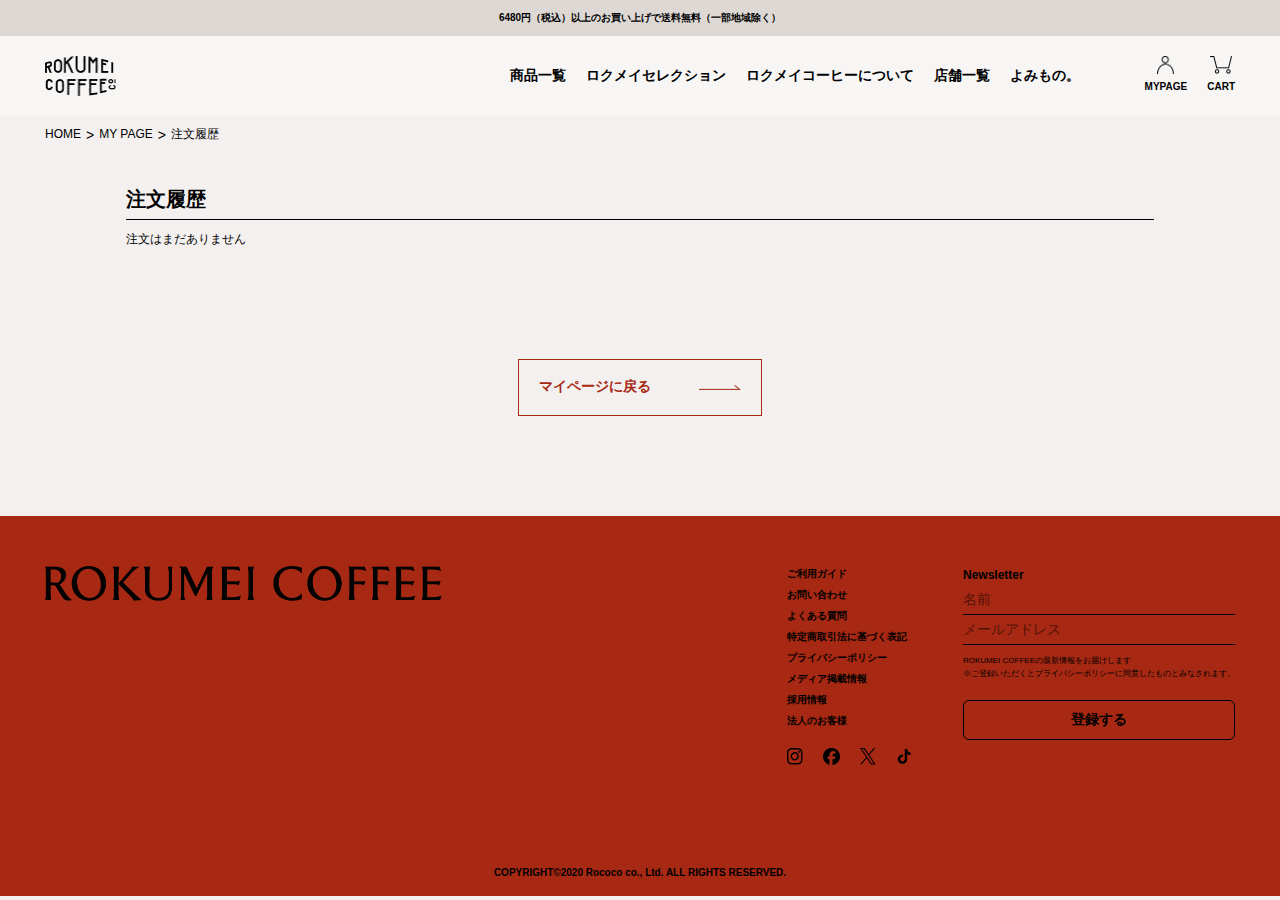
<file: my-page-child.html>
<!DOCTYPE html>
<html lang="ja">
  <head>
    <meta charset="UTF-8" />
    <meta name="viewport" content="width=device-width, initial-scale=1.0" />
    <title>注文履歴</title>
    <link rel="icon" href="assets/img/LOGO.png" />
    <link rel="stylesheet" href="assets/css/base.css" />
    <link rel="stylesheet" href="assets/css/header.css" />
    <link rel="stylesheet" href="assets/css/footer.css" />
    <link rel="stylesheet" href="assets/css/components.css" />
    <link rel="stylesheet" href="assets/css/my-page-child.css" />
  </head>
  <body>
    <header>
      <div class="top-bar">
        <p>6480円（税込）以上のお買い上げで送料無料（一部地域除く）</p>
      </div>
      <div class="header-container">
        <button class="hamburger">
          <span></span>
          <span></span>
        </button>
        <div class="ham-content">
          <div class="ham-body">
            <div class="ham-banner">
              <p class="banner-text-1">会員登録完了で</p>
              <p class="banner-text-2">
                すぐに使える <span>300pt</span> プレゼント実施中
              </p>
              <a href="#" class="banner-link">会員登録へすすむ></a>
            </div>
            <div class="top-list-group">
              <div class="top-list">
                <button class="product-toggle">
                  <div class="txt">
                    <span>商品一覧</span>
                    <p>PRODUCT</p>
                  </div>
                  <img
                    src="./assets/img/header/ham-arr.png"
                    alt=""
                    class="toggle-arrow"
                  />
                </button>
                <div class="lists">
                  <a href="#">すべての商品/ALL</a>
                  <a href="#">ギフト/GIFT</a>
                  <a href="#">お得な定期便/SUBSCRIPTION</a>
                  <a href="#">コーヒー豆/COFFEE</a>
                  <a href="#">ドリップバック/DRIP BAG</a>
                  <a href="#">リキッドコーヒー/LIQUID COFFEE</a>
                  <a href="#">スイーツ/SWEETS</a>
                  <a href="#">オリジナルグッズ/GOODS</a>
                </div>
              </div>
              <div class="top-list">
                <button class="product-toggle">
                  <div class="txt">
                    <span>ロクメイセレクション</span>
                    <p>ROKUMEI SELECTION</p>
                  </div>
                  <img
                    src="./assets/img/header/ham-arr.png"
                    alt=""
                    class="toggle-arrow"
                  />
                </button>
                <div class="lists">
                  <a href="#">初夏の福袋</a>
                  <a href="#">世界を感じる旅するコーヒー</a>
                  <a href="#">大切な人にむけて。ロクメイギフト</a>
                </div>
              </div>
              <div class="top-list">
                <a href="#" class="product-toggle">
                  <div class="txt">
                    <span>ロクメイコーヒーについて</span>
                    <p>ABOUT US</p>
                  </div>
                </a>
              </div>
              <div class="top-list">
                <button class="product-toggle">
                  <div class="txt">
                    <span>店舗一覧</span>
                    <p>SHOP LIST</p>
                  </div>
                  <img
                    src="./assets/img/header/ham-arr.png"
                    alt=""
                    class="toggle-arrow"
                  />
                </button>
                <div class="lists">
                  <a href="#">奈良店</a>
                  <a href="#">ロクメイコーヒーファクトリー</a>
                  <a href="#">ロクメイベイクス</a>
                  <a href="#">グランスタ丸の内</a>
                </div>
              </div>
              <div class="top-list">
                <a href="#" class="product-toggle">
                  <div class="txt">
                    <span>よみもの。</span>
                    <p>COLUMN</p>
                  </div>
                </a>
              </div>
            </div>
            <div class="btm">
              <div class="sub-list">
                <a href="#">ご利用ガイド</a>
                <a href="#">特定商取引法に基づく表記</a>
                <a href="#">よくあるご質問</a>
                <a href="#">採用情報</a>
                <a href="#">お問い合わせ</a>
                <a href="#">法人のお客様</a>
                <a href="#">プライバシーポリシー</a>
                <a href="#">メディア掲載情報</a>
              </div>
              <div class="banner-list">
                <a href="#">
                  <img src="./assets/img/header/gift.png" alt="" />
                  <p>GIFT</p>
                  <img src="./assets/img/header/arr2.png" class="arr" alt="" />
                </a>
                <a href="#">
                  <img src="./assets/img/header/banner1.png" alt="" />
                </a>
                <a href="#">
                  <img src="./assets/img/header/banner2.png" alt="" />
                </a>
              </div>
            </div>
          </div>
        </div>
        <a href="./index.html" class="logo">
          <img src="./assets/img/header/logo.png" alt="Rokumei Coffee" />
        </a>
        <div class="nav-group">
          <div class="links">
            <a href="#">商品一覧</a>
            <a href="#">ロクメイセレクション</a>
            <a href="#">ロクメイコーヒーについて</a>
            <a href="#">店舗一覧</a>
            <a href="#">よみもの。</a>
          </div>
          <div class="r-links">
            <a href="#">
              <img src="./assets/img/header/person-i.png" alt="" />
              <p>MYPAGE</p>
            </a>
            <a href="#">
              <img src="./assets/img/header/basket-i.png" alt="" />
              <p>CART</p>
            </a>
          </div>
        </div>
      </div>
    </header>
    <main>
      <div class="side-bar">
        <a href="./index.html">HOME</a>
        <span>&gt;</span>
        <a href="./my-page.html"> MY PAGE</a>
        <span>&gt;</span>
        <a href="./my-page-child.html"> 注文履歴</a>
      </div>
      <div class="order-container">
        <div class="order-content">
          <div class="order-title">
            <p>注文履歴</p>
          </div>
          <div class="order-box">
            <div class="order-item"></div>
            <p class="no-txt">注文はまだありません</p>
          </div>
        </div>
        <a href="#" class="back-myPage">
          <p>マイページに戻る</p>
          <img src="./assets/img/red-arr.png" alt="" />
        </a>
      </div>
    </main>
    <footer>
      <div class="footer-container">
        <a href="./index.html" class="f-logo">
          <img src="./assets/img/footer/logo.png" alt="Rokumei Coffee" />
        </a>
        <div class="footer-content">
          <div class="footer-nav">
            <div class="links">
              <a href="#">ご利用ガイド</a>
              <a href="#">お問い合わせ</a>
              <a href="#">よくある質問</a>
              <a href="#">特定商取引法に基づく表記</a>
              <a href="#">プライバシーポリシー</a>
              <a href="#">メディア掲載情報</a>
              <a href="#">採用情報</a>
              <a href="#">法人のお客様</a>
            </div>
            <div class="sns-group">
              <a href="#">
                <img src="./assets/img/footer/instagram.png" alt="" />
              </a>
              <a href="#">
                <img src="./assets/img/footer/facebook.png" alt="" />
              </a>
              <a href="#">
                <img src="./assets/img/footer/x.png" alt="" />
              </a>
              <a href="#">
                <img src="./assets/img/footer/tiktok.png" alt="" />
              </a>
            </div>
          </div>
          <div class="newsletter">
            <h2 class="newsletter-title">Newsletter</h2>
            <form class="newsletter-form">
              <div class="form-group">
                <input
                  type="text"
                  id="newsletter-name"
                  name="name"
                  class="newsletter-input"
                  placeholder="名前"
                />
              </div>
              <div class="form-group">
                <input
                  type="email"
                  id="newsletter-email"
                  name="email"
                  class="newsletter-input"
                  placeholder="メールアドレス"
                />
              </div>
              <p class="newsletter-info">
                ROKUMEI COFFEEの最新情報をお届けします<br />
                ※ご登録いただくとプライバシーポリシーに同意したものとみなされます。
              </p>
              <button type="submit" class="newsletter-submit">登録する</button>
            </form>
          </div>
        </div>
      </div>
      <div class="copyright">
        <p>COPYRIGHT©2020 Rococo co., Ltd. ALL RIGHTS RESERVED.</p>
      </div>
    </footer>
    <script src="assets/js/main.js" defer></script>
    <script src="assets/js/category-list.js" defer></script>
    <script src="assets/js/ham.js" defer></script>
    <script src="assets/js/footer.js" defer></script>
  </body>
</html>
</file>
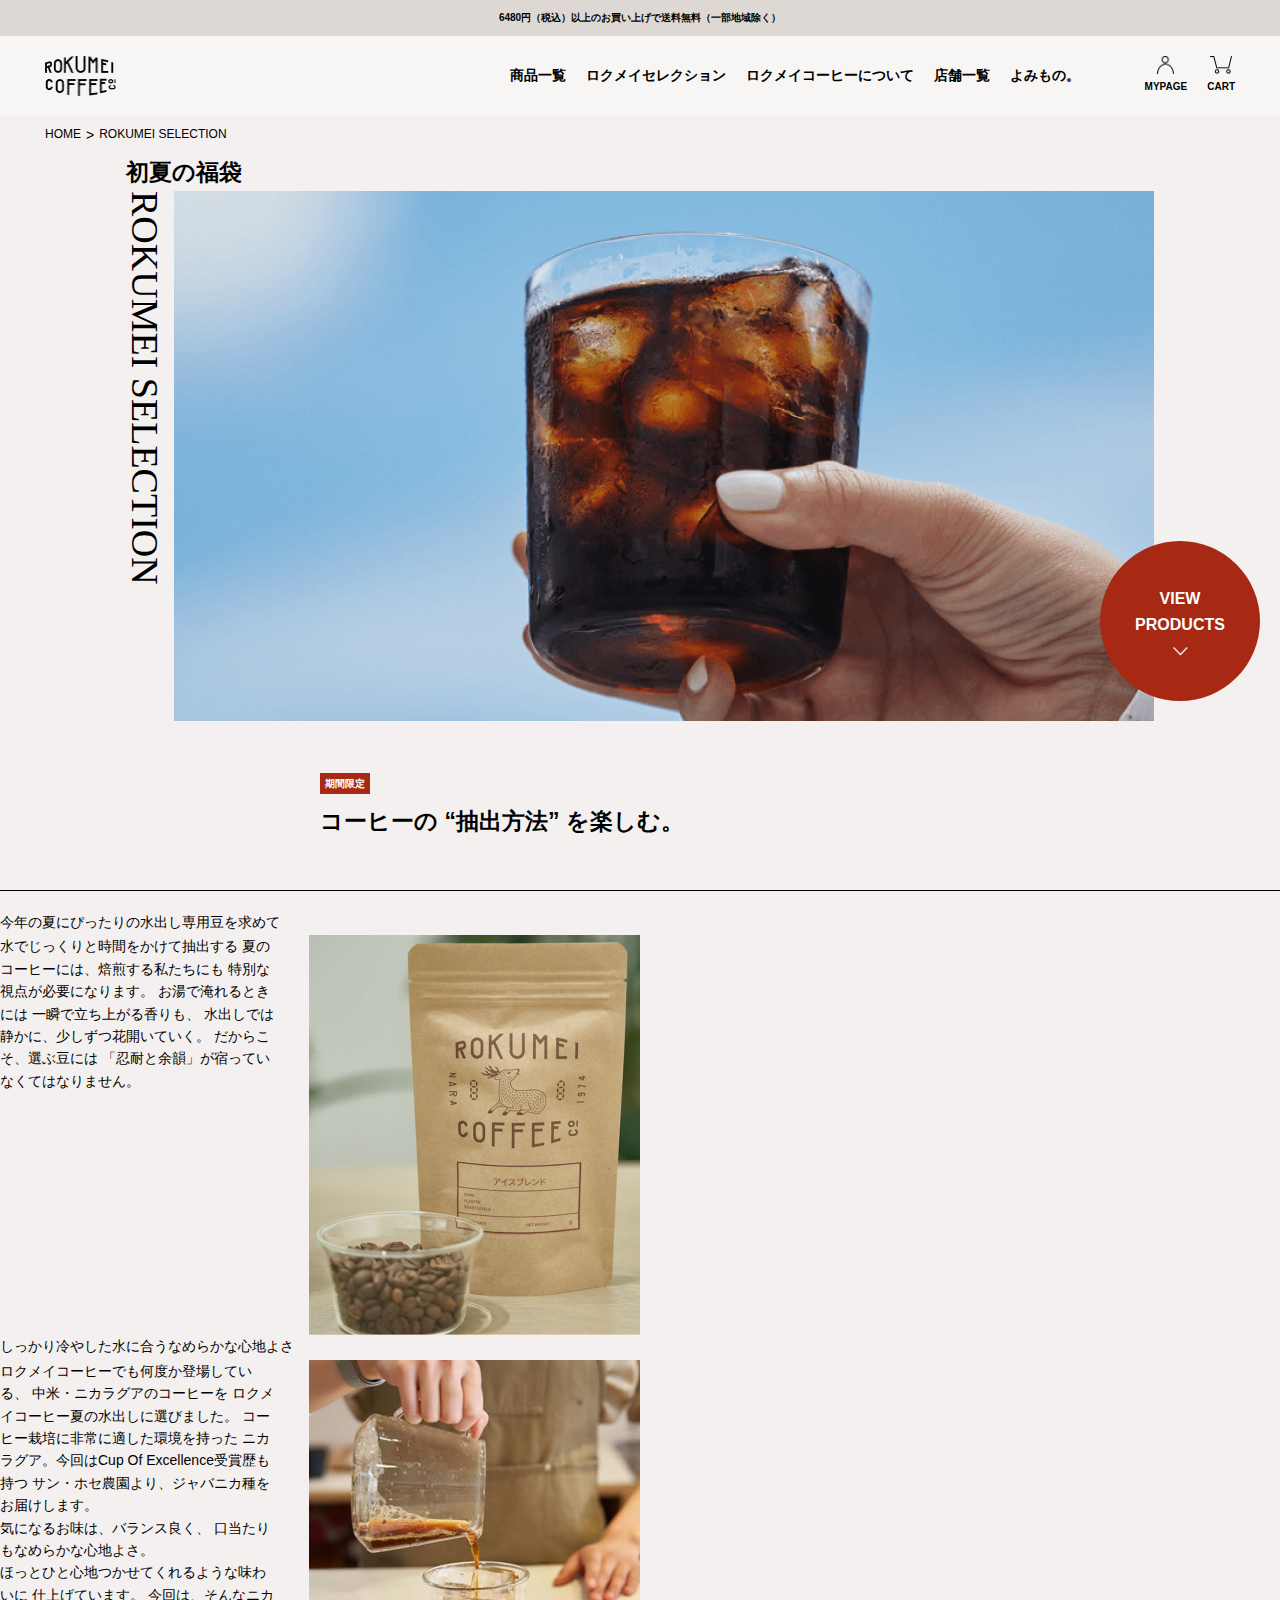
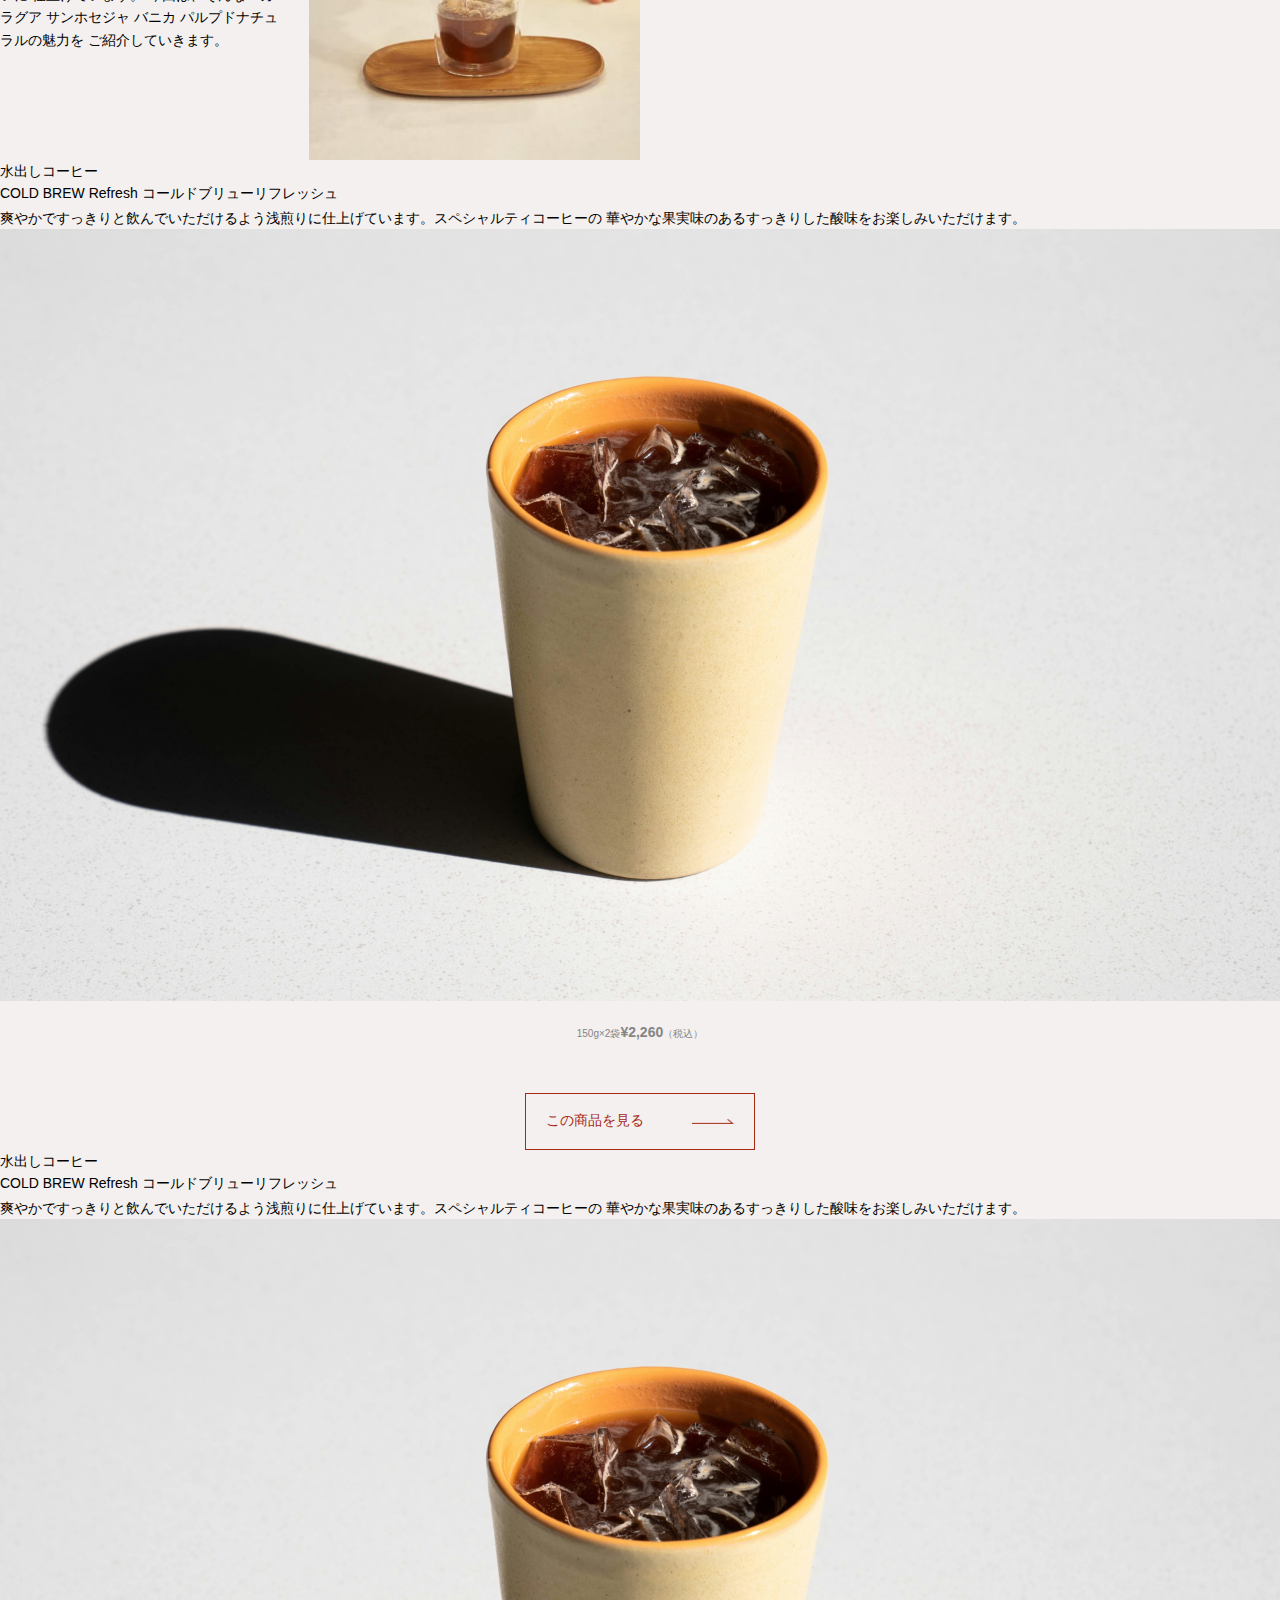
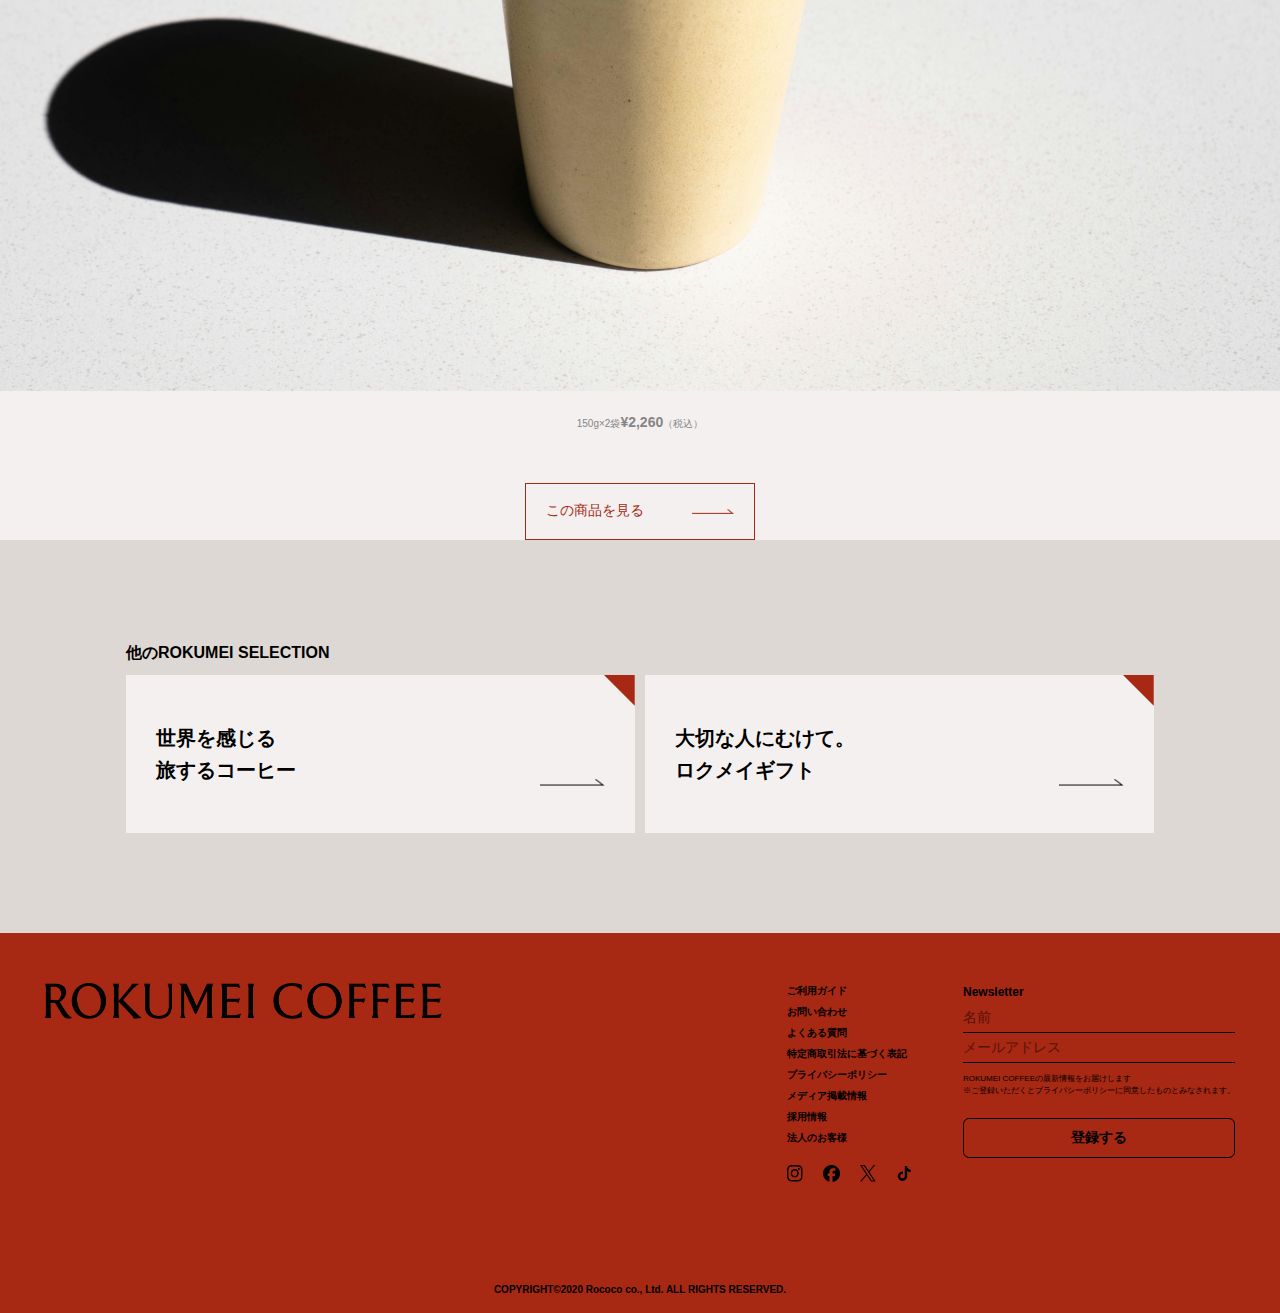
<file: selection.html>
<!DOCTYPE html>
<html lang="en">
  <head>
    <meta charset="UTF-8" />
    <meta name="viewport" content="width=device-width, initial-scale=1.0" />
    <title>ROKUMEI SELECTION</title>
    <link rel="icon" href="assets/img/LOGO.png" />
    <link rel="stylesheet" href="assets/css/base.css" />
    <link rel="stylesheet" href="assets/css/header.css" />
    <link rel="stylesheet" href="assets/css/footer.css" />
    <link rel="stylesheet" href="assets/css/components.css" />
    <link rel="stylesheet" href="assets/css/selection.css" />
  </head>
  <body>
    <header>
      <div class="top-bar">
        <p>6480円（税込）以上のお買い上げで送料無料（一部地域除く）</p>
      </div>
      <div class="header-container">
        <button class="hamburger">
          <span></span>
          <span></span>
        </button>
        <div class="ham-content">
          <div class="ham-body">
            <div class="ham-banner">
              <p class="banner-text-1">会員登録完了で</p>
              <p class="banner-text-2">
                すぐに使える <span>300pt</span> プレゼント実施中
              </p>
              <a href="#" class="banner-link">会員登録へすすむ></a>
            </div>
            <div class="top-list-group">
              <div class="top-list">
                <button class="product-toggle">
                  <div class="txt">
                    <span>商品一覧</span>
                    <p>PRODUCT</p>
                  </div>
                  <img
                    src="./assets/img/header/ham-arr.png"
                    alt=""
                    class="toggle-arrow"
                  />
                </button>
                <div class="lists">
                  <a href="#">すべての商品/ALL</a>
                  <a href="#">ギフト/GIFT</a>
                  <a href="#">お得な定期便/SUBSCRIPTION</a>
                  <a href="#">コーヒー豆/COFFEE</a>
                  <a href="#">ドリップバック/DRIP BAG</a>
                  <a href="#">リキッドコーヒー/LIQUID COFFEE</a>
                  <a href="#">スイーツ/SWEETS</a>
                  <a href="#">オリジナルグッズ/GOODS</a>
                </div>
              </div>
              <div class="top-list">
                <button class="product-toggle">
                  <div class="txt">
                    <span>ロクメイセレクション</span>
                    <p>ROKUMEI SELECTION</p>
                  </div>
                  <img
                    src="./assets/img/header/ham-arr.png"
                    alt=""
                    class="toggle-arrow"
                  />
                </button>
                <div class="lists">
                  <a href="#">初夏の福袋</a>
                  <a href="#">世界を感じる旅するコーヒー</a>
                  <a href="#">大切な人にむけて。ロクメイギフト</a>
                </div>
              </div>
              <div class="top-list">
                <a href="#" class="product-toggle">
                  <div class="txt">
                    <span>ロクメイコーヒーについて</span>
                    <p>ABOUT US</p>
                  </div>
                </a>
              </div>
              <div class="top-list">
                <button class="product-toggle">
                  <div class="txt">
                    <span>店舗一覧</span>
                    <p>SHOP LIST</p>
                  </div>
                  <img
                    src="./assets/img/header/ham-arr.png"
                    alt=""
                    class="toggle-arrow"
                  />
                </button>
                <div class="lists">
                  <a href="#">奈良店</a>
                  <a href="#">ロクメイコーヒーファクトリー</a>
                  <a href="#">ロクメイベイクス</a>
                  <a href="#">グランスタ丸の内</a>
                </div>
              </div>
              <div class="top-list">
                <a href="#" class="product-toggle">
                  <div class="txt">
                    <span>よみもの。</span>
                    <p>COLUMN</p>
                  </div>
                </a>
              </div>
            </div>
            <div class="btm">
              <div class="sub-list">
                <a href="#">ご利用ガイド</a>
                <a href="#">特定商取引法に基づく表記</a>
                <a href="#">よくあるご質問</a>
                <a href="#">採用情報</a>
                <a href="#">お問い合わせ</a>
                <a href="#">法人のお客様</a>
                <a href="#">プライバシーポリシー</a>
                <a href="#">メディア掲載情報</a>
              </div>
              <div class="banner-list">
                <a href="#">
                  <img src="./assets/img/header/gift.png" alt="" />
                  <p>GIFT</p>
                  <img src="./assets/img/header/arr2.png" class="arr" alt="" />
                </a>
                <a href="#">
                  <img src="./assets/img/header/banner1.png" alt="" />
                </a>
                <a href="#">
                  <img src="./assets/img/header/banner2.png" alt="" />
                </a>
              </div>
            </div>
          </div>
        </div>
        <a href="./index.html" class="logo">
          <img src="./assets/img/header/logo.png" alt="Rokumei Coffee" />
        </a>
        <div class="nav-group">
          <div class="links">
            <a href="#">商品一覧</a>
            <a href="#">ロクメイセレクション</a>
            <a href="#">ロクメイコーヒーについて</a>
            <a href="#">店舗一覧</a>
            <a href="#">よみもの。</a>
          </div>
          <div class="r-links">
            <a href="#">
              <img src="./assets/img/header/person-i.png" alt="" />
              <p>MYPAGE</p>
            </a>
            <a href="#">
              <img src="./assets/img/header/basket-i.png" alt="" />
              <p>CART</p>
            </a>
          </div>
        </div>
      </div>
    </header>
    <main>
      <div class="side-bar">
        <a href="./index.html">HOME</a>
        <span>&gt;</span>
        <a href="./selection.html">ROKUMEI SELECTION</a>
      </div>
      <section class="fv">
        <div class="fv-container">
          <div class="fv-top-t">
            <p>初夏の福袋</p>
          </div>
          <div class="fv-box">
            <p>ROKUMEI SELECTION</p>
            <div class="fv-img">
              <img
                src="./assets/img/selection/fv.png"
                class="is-md-hide"
                alt=""
              />
              <img
                src="./assets/img/selection/fv-sp.png"
                class="is-md-show"
                alt=""
              />
            </div>
          </div>
        </div>
        <a href="#product" class="floating-btn">
          <p>
            VIEW<br />
            PRODUCTS
          </p>
          <img src="./assets/img/selection/float-arr.png" alt="" />
        </a>
      </section>

      <div class="btwn-box">
        <span>期間限定</span>
        <p>コーヒーの “抽出方法” を楽しむ。</p>
      </div>

      <section class="common-box">
        <div class="c-item spec">
          <p class="t">
            今年の夏にぴったりの<br class="is-md-show" />水出し専用豆を求めて
          </p>
          <div class="img-box">
            <p class="c">
              水でじっくりと時間をかけて抽出する<br class="is-md-show" />
              夏のコーヒーには、焙煎する私たちにも<br class="is-md-show" />
              特別な視点が必要になります。<br class="is-md-show" />
              お湯で淹れるときには<br class="is-md-show" />
              一瞬で立ち上がる香りも、<br class="is-md-show" />
              水出しでは静かに、少しずつ花開いていく。<br class="is-md-show" />
              だからこそ、選ぶ豆には<br class="is-md-show" />
              「忍耐と余韻」が宿っていなくてはなりません。
            </p>
            <img src="./assets/img/selection/img-1.png" alt="" />
          </div>
        </div>

        <div class="c-item spec">
          <p class="t">
            しっかり冷やした水に合う<br class="is-md-show" />なめらかな心地よさ
          </p>
          <div class="img-box">
            <p class="c">
              ロクメイコーヒーでも何度か登場している、<br class="is-md-show" />
              中米・ニカラグアのコーヒーを<br class="is-md-show" />
              ロクメイコーヒー夏の水出しに選びました。<br class="is-md-show" />
              コーヒー栽培に非常に適した環境を持った<br class="is-md-show" />
              ニカラグア。<br class="is-md-show" />今回はCup Of
              Excellence受賞歴も持つ<br class="is-md-show" />
              サン・ホセ農園より、ジャバニカ種を<br class="is-md-show" />
              お届けします。<br />
              気になるお味は、バランス良く、<br class="is-md-show" />
              口当たりもなめらかな心地よさ。<br />
              ほっとひと心地つかせてくれるような味わいに<br
                class="is-md-show"
              />
              仕上げています。<br class="is-md-show" />
              今回は、そんなニカラグア サンホセジャ<br class="is-md-show" />
              バニカ パルプドナチュラルの魅力を<br class="is-md-show" />
              ご紹介していきます。
            </p>
            <img src="./assets/img/selection/img-2.png" alt="" />
          </div>
        </div>

        <div class="c-item" id="product">
          <p class="t">
            水出しコーヒー <br class="is-md-hide" />
            COLD BREW Refresh <br class="is-md-show" />
            コールドブリューリフレッシュ
          </p>
          <p class="c">
            爽やかですっきりと飲んでいただけるよう浅煎りに仕上げています。スペシャルティコーヒーの
            華やかな果実味のあるすっきりした酸味をお楽しみいただけます。
          </p>
          <div class="img-box">
            <img src="./assets/img/selection/img-3.png" alt="" />
            <p class="price">150g×2袋<span>¥2,260</span>（税込）</p>
            <a href="#">
              <p>この商品を見る</p>
              <img src="./assets/img/selection/arr.png" alt="" />
            </a>
          </div>
        </div>

        <div class="c-item">
          <p class="t">
            水出しコーヒー <br class="is-md-hide" />
            COLD BREW Refresh <br class="is-md-show" />
            コールドブリューリフレッシュ
          </p>
          <p class="c">
            爽やかですっきりと飲んでいただけるよう浅煎りに仕上げています。スペシャルティコーヒーの
            華やかな果実味のあるすっきりした酸味をお楽しみいただけます。
          </p>
          <div class="img-box">
            <img src="./assets/img/selection/img-3.png" alt="" />
            <p class="price">150g×2袋<span>¥2,260</span>（税込）</p>
            <a href="#">
              <p>この商品を見る</p>
              <img src="./assets/img/selection/arr.png" alt="" />
            </a>
          </div>
        </div>
      </section>

      <section class="other">
        <div class="other-box">
          <p class="other-t">他のROKUMEI SELECTION</p>
          <div class="other-links">
            <a href="#">
              <p>
                世界を感じる<br />
                旅するコーヒー
              </p>
              <img
                src="./assets/img/selection/black-arr.png"
                class="arr"
                alt=""
              />
              <img
                src="./assets/img/selection/mark.png"
                class="corner"
                alt=""
              />
            </a>

            <a href="#">
              <p>
                大切な人にむけて。<br />
                ロクメイギフト
              </p>
              <img
                src="./assets/img/selection/black-arr.png"
                class="arr"
                alt=""
              />
              <img
                src="./assets/img/selection/mark.png"
                class="corner"
                alt=""
              />
            </a>
          </div>
        </div>
      </section>
    </main>
    <footer>
      <div class="footer-container">
        <a href="./index.html" class="f-logo">
          <img src="./assets/img/footer/logo.png" alt="Rokumei Coffee" />
        </a>
        <div class="footer-content">
          <div class="footer-nav">
            <div class="links">
              <a href="#">ご利用ガイド</a>
              <a href="#">お問い合わせ</a>
              <a href="#">よくある質問</a>
              <a href="#">特定商取引法に基づく表記</a>
              <a href="#">プライバシーポリシー</a>
              <a href="#">メディア掲載情報</a>
              <a href="#">採用情報</a>
              <a href="#">法人のお客様</a>
            </div>
            <div class="sns-group">
              <a href="#">
                <img src="./assets/img/footer/instagram.png" alt="" />
              </a>
              <a href="#">
                <img src="./assets/img/footer/facebook.png" alt="" />
              </a>
              <a href="#">
                <img src="./assets/img/footer/x.png" alt="" />
              </a>
              <a href="#">
                <img src="./assets/img/footer/tiktok.png" alt="" />
              </a>
            </div>
          </div>
          <div class="newsletter">
            <h2 class="newsletter-title">Newsletter</h2>
            <form class="newsletter-form">
              <div class="form-group">
                <input
                  type="text"
                  id="newsletter-name"
                  name="name"
                  class="newsletter-input"
                  placeholder="名前"
                />
              </div>
              <div class="form-group">
                <input
                  type="email"
                  id="newsletter-email"
                  name="email"
                  class="newsletter-input"
                  placeholder="メールアドレス"
                />
              </div>
              <p class="newsletter-info">
                ROKUMEI COFFEEの最新情報をお届けします<br />
                ※ご登録いただくとプライバシーポリシーに同意したものとみなされます。
              </p>
              <button type="submit" class="newsletter-submit">登録する</button>
            </form>
          </div>
        </div>
      </div>
      <div class="copyright">
        <p>COPYRIGHT©2020 Rococo co., Ltd. ALL RIGHTS RESERVED.</p>
      </div>
    </footer>
    <script src="assets/js/main.js" defer></script>
    <script src="assets/js/category-list.js" defer></script>
    <script src="assets/js/ham.js" defer></script>
    <script src="assets/js/footer.js" defer></script>
  </body>
</html>
</file>
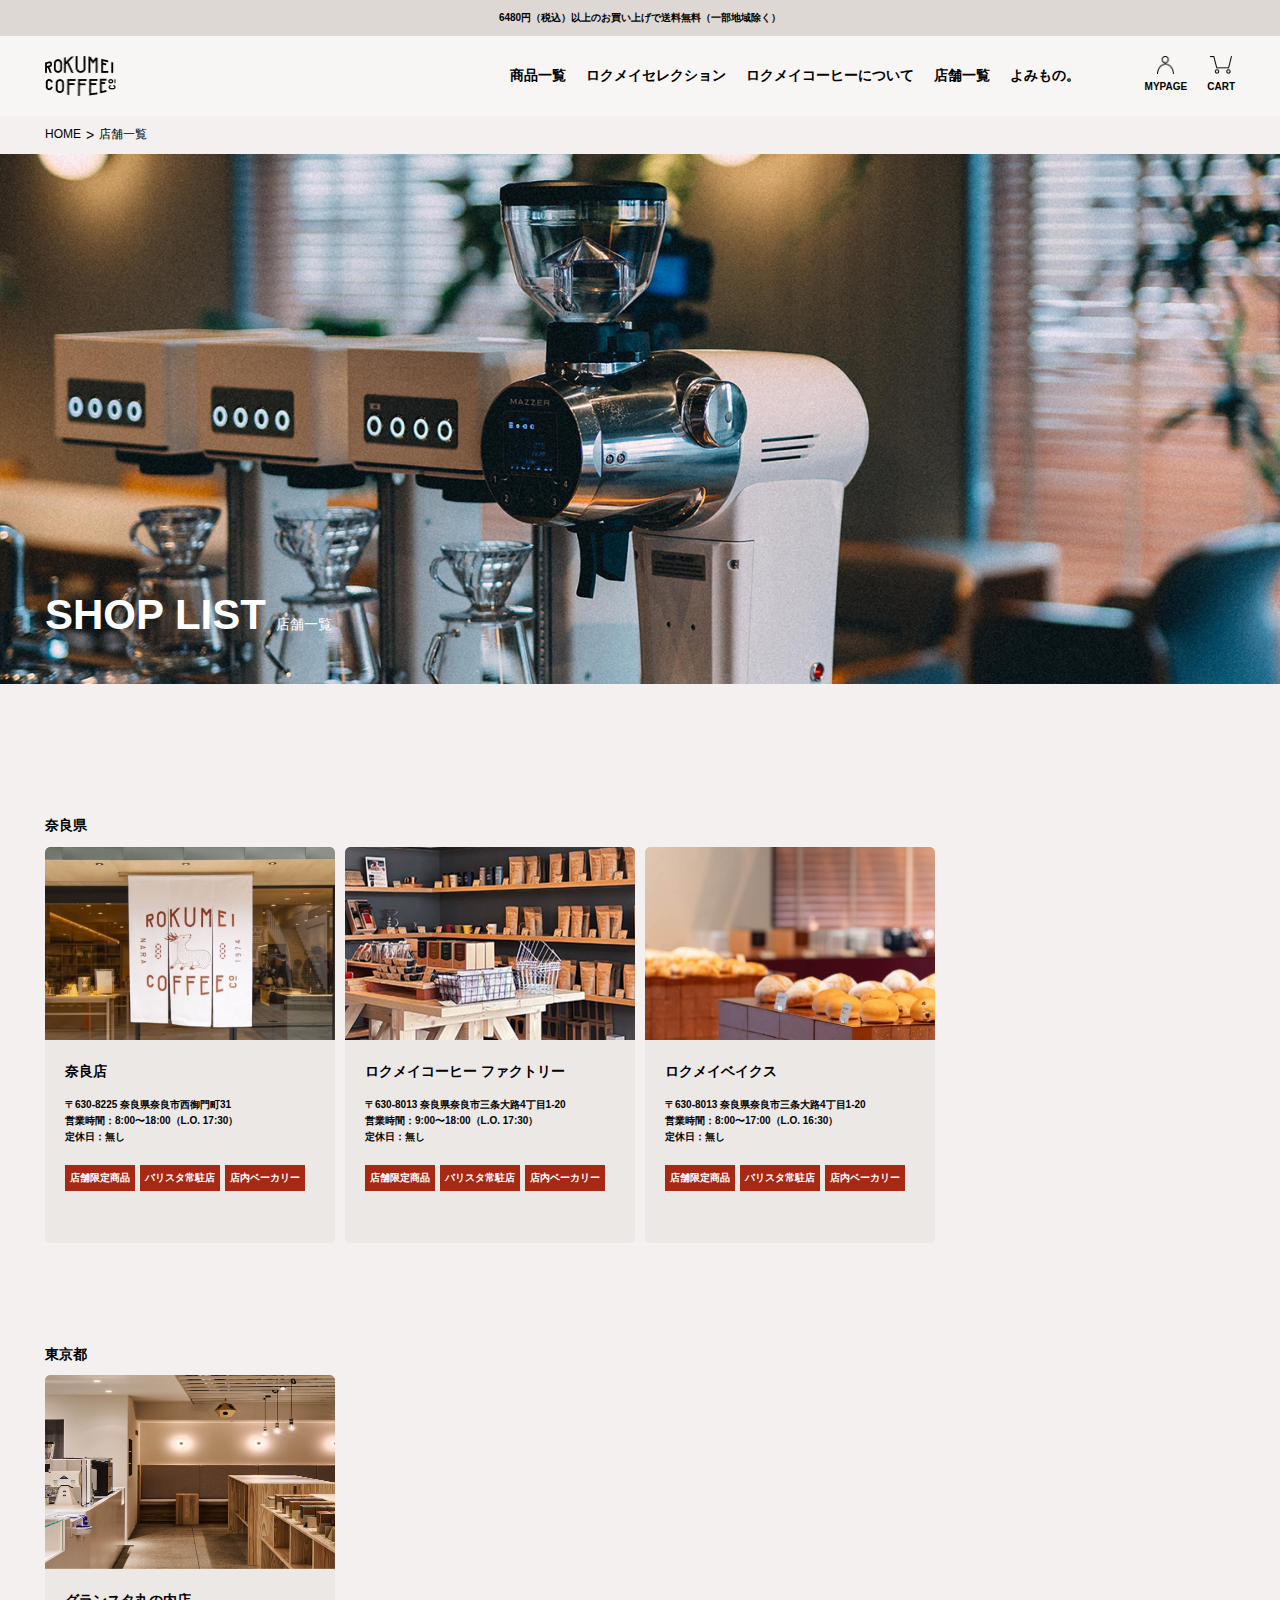
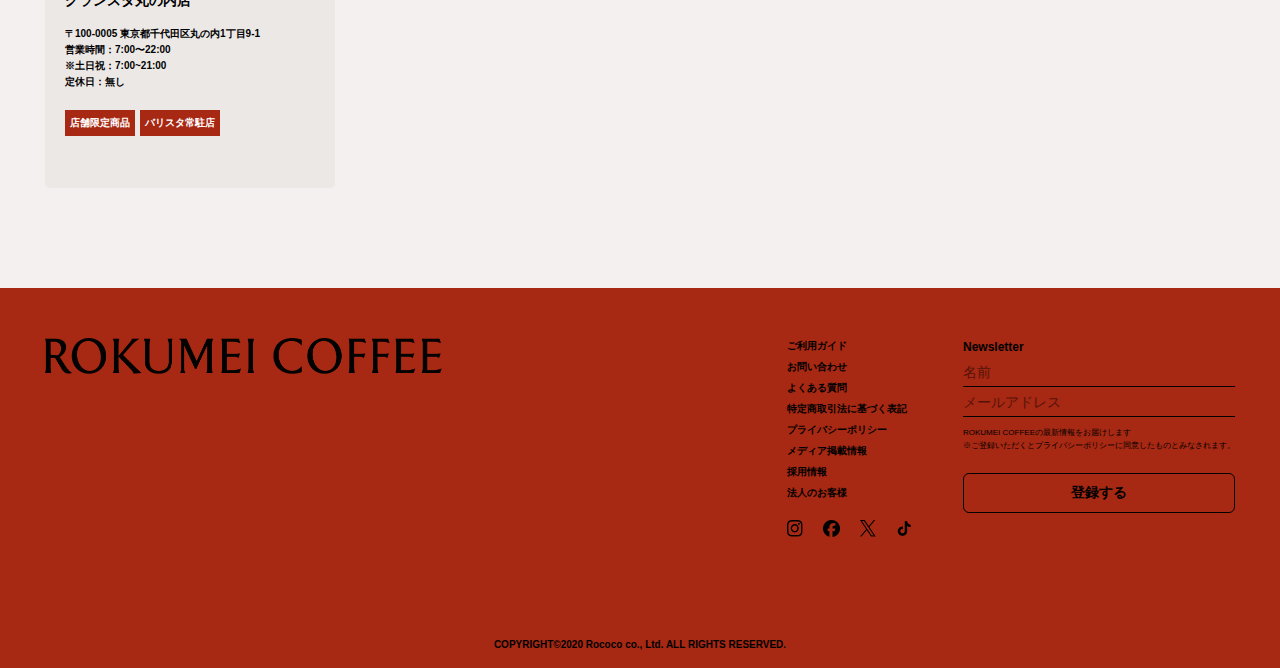
<file: shop-list-all.html>
<!DOCTYPE html>
<html lang="en">
  <head>
    <meta charset="UTF-8" />
    <meta name="viewport" content="width=device-width, initial-scale=1.0" />
    <title>CATEGORY LIST</title>
    <link rel="icon" href="assets/img/LOGO.png" />
    <link rel="stylesheet" href="assets/css/base.css" />
    <link rel="stylesheet" href="assets/css/header.css" />
    <link rel="stylesheet" href="assets/css/footer.css" />
    <link rel="stylesheet" href="assets/css/components.css" />
    <link rel="stylesheet" href="assets/css/shop-list-all.css" />
  </head>
  <body>
    <header>
      <div class="top-bar">
        <p>6480円（税込）以上のお買い上げで送料無料（一部地域除く）</p>
      </div>
      <div class="header-container">
        <button class="hamburger">
          <span></span>
          <span></span>
        </button>
        <div class="ham-content">
          <div class="ham-body">
            <div class="ham-banner">
              <p class="banner-text-1">会員登録完了で</p>
              <p class="banner-text-2">
                すぐに使える <span>300pt</span> プレゼント実施中
              </p>
              <a href="#" class="banner-link">会員登録へすすむ></a>
            </div>
            <div class="top-list-group">
              <div class="top-list">
                <button class="product-toggle">
                  <div class="txt">
                    <span>商品一覧</span>
                    <p>PRODUCT</p>
                  </div>
                  <img
                    src="./assets/img/header/ham-arr.png"
                    alt=""
                    class="toggle-arrow"
                  />
                </button>
                <div class="lists">
                  <a href="#">すべての商品/ALL</a>
                  <a href="#">ギフト/GIFT</a>
                  <a href="#">お得な定期便/SUBSCRIPTION</a>
                  <a href="#">コーヒー豆/COFFEE</a>
                  <a href="#">ドリップバック/DRIP BAG</a>
                  <a href="#">リキッドコーヒー/LIQUID COFFEE</a>
                  <a href="#">スイーツ/SWEETS</a>
                  <a href="#">オリジナルグッズ/GOODS</a>
                </div>
              </div>
              <div class="top-list">
                <button class="product-toggle">
                  <div class="txt">
                    <span>ロクメイセレクション</span>
                    <p>ROKUMEI SELECTION</p>
                  </div>
                  <img
                    src="./assets/img/header/ham-arr.png"
                    alt=""
                    class="toggle-arrow"
                  />
                </button>
                <div class="lists">
                  <a href="#">初夏の福袋</a>
                  <a href="#">世界を感じる旅するコーヒー</a>
                  <a href="#">大切な人にむけて。ロクメイギフト</a>
                </div>
              </div>
              <div class="top-list">
                <a href="#" class="product-toggle">
                  <div class="txt">
                    <span>ロクメイコーヒーについて</span>
                    <p>ABOUT US</p>
                  </div>
                </a>
              </div>
              <div class="top-list">
                <button class="product-toggle">
                  <div class="txt">
                    <span>店舗一覧</span>
                    <p>SHOP LIST</p>
                  </div>
                  <img
                    src="./assets/img/header/ham-arr.png"
                    alt=""
                    class="toggle-arrow"
                  />
                </button>
                <div class="lists">
                  <a href="#">奈良店</a>
                  <a href="#">ロクメイコーヒーファクトリー</a>
                  <a href="#">ロクメイベイクス</a>
                  <a href="#">グランスタ丸の内</a>
                </div>
              </div>
              <div class="top-list">
                <a href="#" class="product-toggle">
                  <div class="txt">
                    <span>よみもの。</span>
                    <p>COLUMN</p>
                  </div>
                </a>
              </div>
            </div>
            <div class="btm">
              <div class="sub-list">
                <a href="#">ご利用ガイド</a>
                <a href="#">特定商取引法に基づく表記</a>
                <a href="#">よくあるご質問</a>
                <a href="#">採用情報</a>
                <a href="#">お問い合わせ</a>
                <a href="#">法人のお客様</a>
                <a href="#">プライバシーポリシー</a>
                <a href="#">メディア掲載情報</a>
              </div>
              <div class="banner-list">
                <a href="#">
                  <img src="./assets/img/header/gift.png" alt="" />
                  <p>GIFT</p>
                  <img src="./assets/img/header/arr2.png" class="arr" alt="" />
                </a>
                <a href="#">
                  <img src="./assets/img/header/banner1.png" alt="" />
                </a>
                <a href="#">
                  <img src="./assets/img/header/banner2.png" alt="" />
                </a>
              </div>
            </div>
          </div>
        </div>
        <a href="./index.html" class="logo">
          <img src="./assets/img/header/logo.png" alt="Rokumei Coffee" />
        </a>
        <div class="nav-group">
          <div class="links">
            <a href="#">商品一覧</a>
            <a href="#">ロクメイセレクション</a>
            <a href="#">ロクメイコーヒーについて</a>
            <a href="#">店舗一覧</a>
            <a href="#">よみもの。</a>
          </div>
          <div class="r-links">
            <a href="#">
              <img src="./assets/img/header/person-i.png" alt="" />
              <p>MYPAGE</p>
            </a>
            <a href="#">
              <img src="./assets/img/header/basket-i.png" alt="" />
              <p>CART</p>
            </a>
          </div>
        </div>
      </div>
    </header>
    <main>
      <div class="side-bar">
        <a href="./index.html">HOME</a>
        <span>&gt;</span>
        <a href="./shop-list-all.html">店舗一覧</a>
      </div>
      <section class="fv">
        <div class="fv-title">
          <p>SHOP LIST</p>
          <span>店舗一覧</span>
        </div>
      </section>

      <section class="shop-list">
        <div class="area-box">
          <div class="area-title">
            <p>奈良県</p>
          </div>
          <div class="shop-group">
            <div class="shop-item">
              <div class="shop-img">
                <img
                  src="./assets/img/shop-list-all/shop-1.png"
                  class="is-md-hide"
                  alt=""
                />
                <img
                  src="./assets/img/shop-list-all/shop-1-sp.png"
                  class="is-md-show"
                  alt=""
                />
              </div>
              <div class="shop-info">
                <p class="shop-name">奈良店</p>
                <p class="shop-address">
                  〒630-8225 奈良県奈良市西御門町31<br />
                  営業時間：8:00〜18:00（L.O. 17:30）<br />
                  定休日：無し
                </p>
              </div>
              <div class="shop-tips">
                <p>店舗限定商品</p>
                <p>バリスタ常駐店</p>
                <p>店内ベーカリー</p>
              </div>
            </div>

            <div class="shop-item">
              <div class="shop-img">
                <img
                  src="./assets/img/shop-list-all/shop-2.png"
                  class="is-md-hide"
                  alt=""
                />
                <img
                  src="./assets/img/shop-list-all/shop-2-sp.png"
                  class="is-md-show"
                  alt=""
                />
              </div>
              <div class="shop-info">
                <p class="shop-name">ロクメイコーヒー ファクトリー</p>
                <p class="shop-address">
                  〒630-8013 奈良県奈良市三条大路4丁目1‐20<br />
                  営業時間：9:00〜18:00（L.O. 17:30）<br />
                  定休日：無し
                </p>
              </div>
              <div class="shop-tips">
                <p>店舗限定商品</p>
                <p>バリスタ常駐店</p>
                <p>店内ベーカリー</p>
              </div>
            </div>

            <div class="shop-item">
              <div class="shop-img">
                <img
                  src="./assets/img/shop-list-all/shop-3.png"
                  class="is-md-hide"
                  alt=""
                />
                <img
                  src="./assets/img/shop-list-all/shop-3-sp.png"
                  class="is-md-show"
                  alt=""
                />
              </div>
              <div class="shop-info">
                <p class="shop-name">ロクメイベイクス</p>
                <p class="shop-address">
                  〒630-8013 奈良県奈良市三条大路4丁目1-20<br />
                  営業時間：8:00〜17:00（L.O. 16:30）<br />
                  定休日：無し
                </p>
              </div>
              <div class="shop-tips">
                <p>店舗限定商品</p>
                <p>バリスタ常駐店</p>
                <p>店内ベーカリー</p>
              </div>
            </div>
          </div>
        </div>

        <div class="area-box">
          <div class="area-title">
            <p>東京都</p>
          </div>
          <div class="shop-group">
            <div class="shop-item">
              <div class="shop-img">
                <img
                  src="./assets/img/shop-list-all/shop-4.png"
                  class="is-md-hide"
                  alt=""
                />
                <img
                  src="./assets/img/shop-list-all/shop-4.png"
                  class="is-md-show"
                  alt=""
                />
              </div>
              <div class="shop-info">
                <p class="shop-name">グランスタ丸の内店</p>
                <p class="shop-address">
                  〒100-0005 東京都千代田区丸の内1丁目9-1<br />
                  営業時間：7:00〜22:00<br />
                  ※土日祝：7:00~21:00<br />
                  定休日：無し
                </p>
              </div>
              <div class="shop-tips">
                <p>店舗限定商品</p>
                <p>バリスタ常駐店</p>
              </div>
            </div>
          </div>
        </div>
      </section>
    </main>
    <footer>
      <div class="footer-container">
        <a href="./index.html" class="f-logo">
          <img src="./assets/img/footer/logo.png" alt="Rokumei Coffee" />
        </a>
        <div class="footer-content">
          <div class="footer-nav">
            <div class="links">
              <a href="#">ご利用ガイド</a>
              <a href="#">お問い合わせ</a>
              <a href="#">よくある質問</a>
              <a href="#">特定商取引法に基づく表記</a>
              <a href="#">プライバシーポリシー</a>
              <a href="#">メディア掲載情報</a>
              <a href="#">採用情報</a>
              <a href="#">法人のお客様</a>
            </div>
            <div class="sns-group">
              <a href="#">
                <img src="./assets/img/footer/instagram.png" alt="" />
              </a>
              <a href="#">
                <img src="./assets/img/footer/facebook.png" alt="" />
              </a>
              <a href="#">
                <img src="./assets/img/footer/x.png" alt="" />
              </a>
              <a href="#">
                <img src="./assets/img/footer/tiktok.png" alt="" />
              </a>
            </div>
          </div>
          <div class="newsletter">
            <h2 class="newsletter-title">Newsletter</h2>
            <form class="newsletter-form">
              <div class="form-group">
                <input
                  type="text"
                  id="newsletter-name"
                  name="name"
                  class="newsletter-input"
                  placeholder="名前"
                />
              </div>
              <div class="form-group">
                <input
                  type="email"
                  id="newsletter-email"
                  name="email"
                  class="newsletter-input"
                  placeholder="メールアドレス"
                />
              </div>
              <p class="newsletter-info">
                ROKUMEI COFFEEの最新情報をお届けします<br />
                ※ご登録いただくとプライバシーポリシーに同意したものとみなされます。
              </p>
              <button type="submit" class="newsletter-submit">登録する</button>
            </form>
          </div>
        </div>
      </div>
      <div class="copyright">
        <p>COPYRIGHT©2020 Rococo co., Ltd. ALL RIGHTS RESERVED.</p>
      </div>
    </footer>
    <script src="assets/js/main.js" defer></script>
    <script src="assets/js/category-list.js" defer></script>
    <script src="assets/js/ham.js" defer></script>
    <script src="assets/js/footer.js" defer></script>
  </body>
</html>
</file>
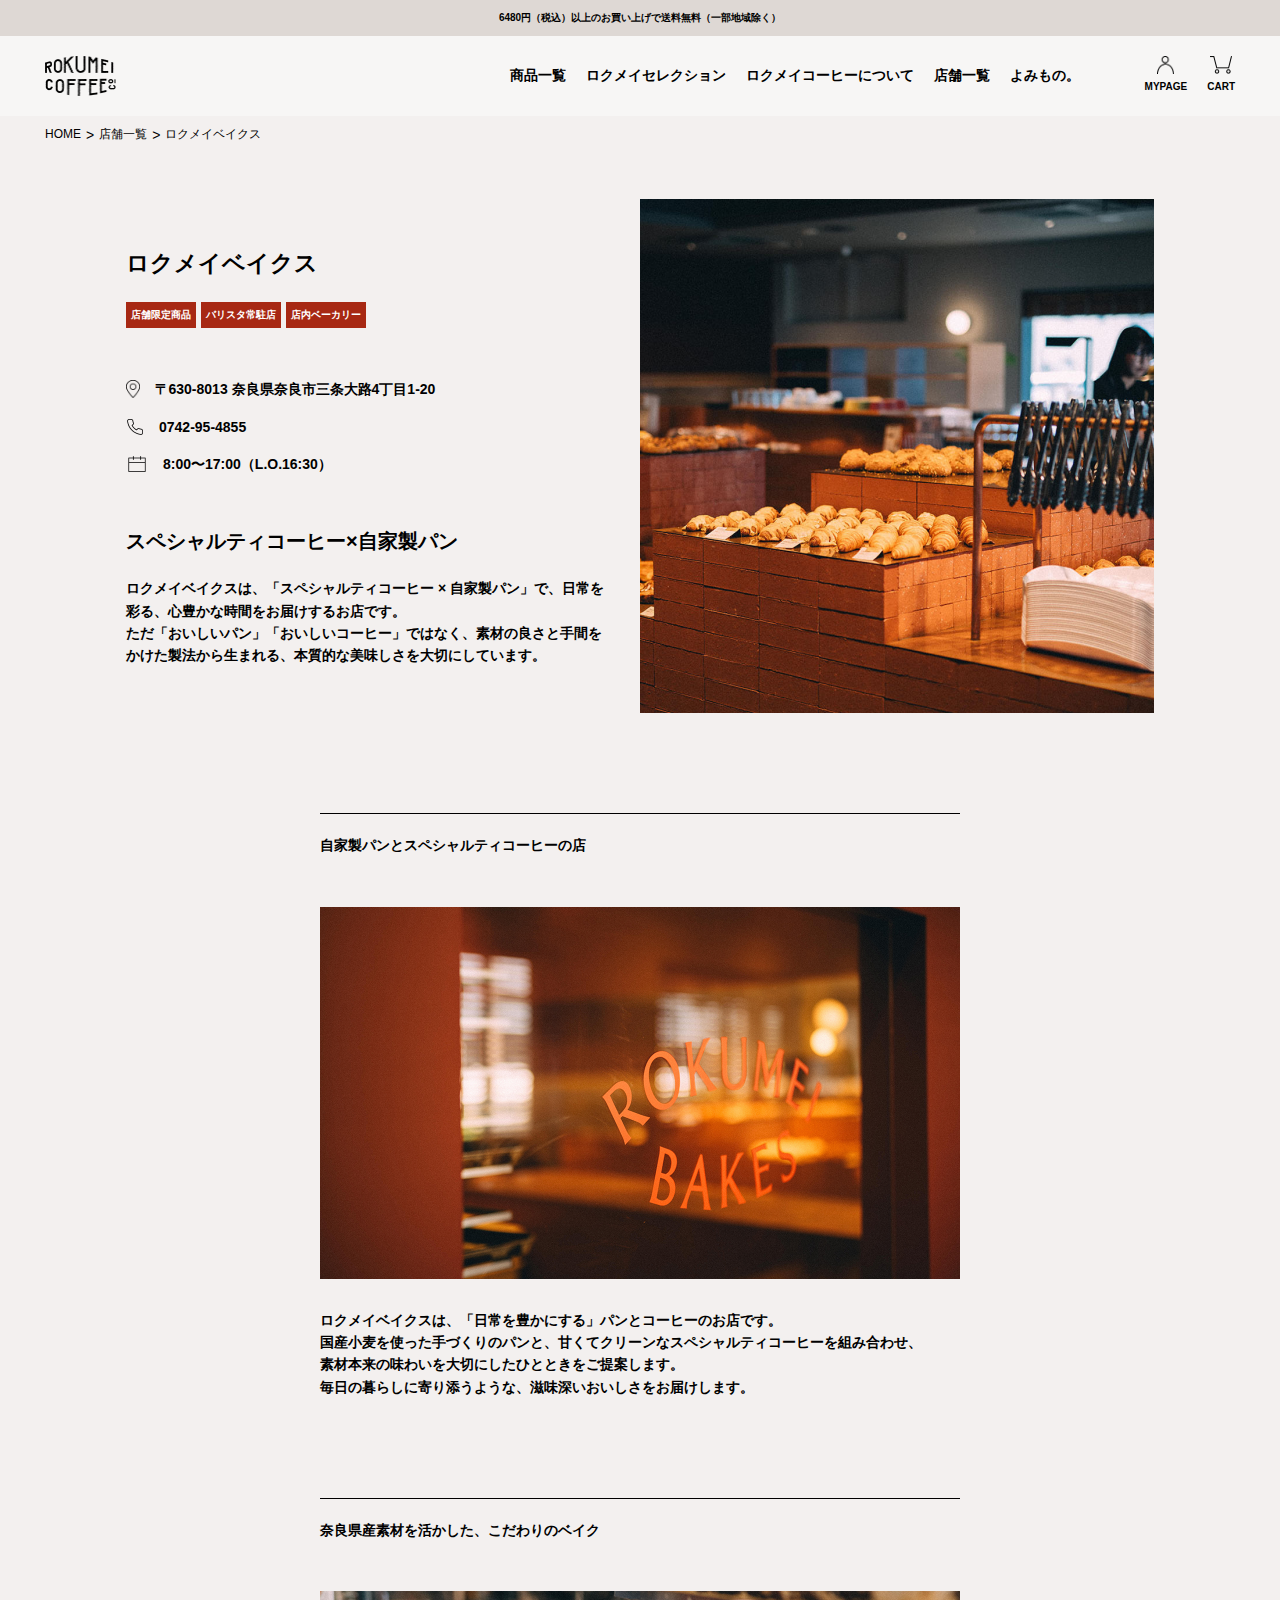
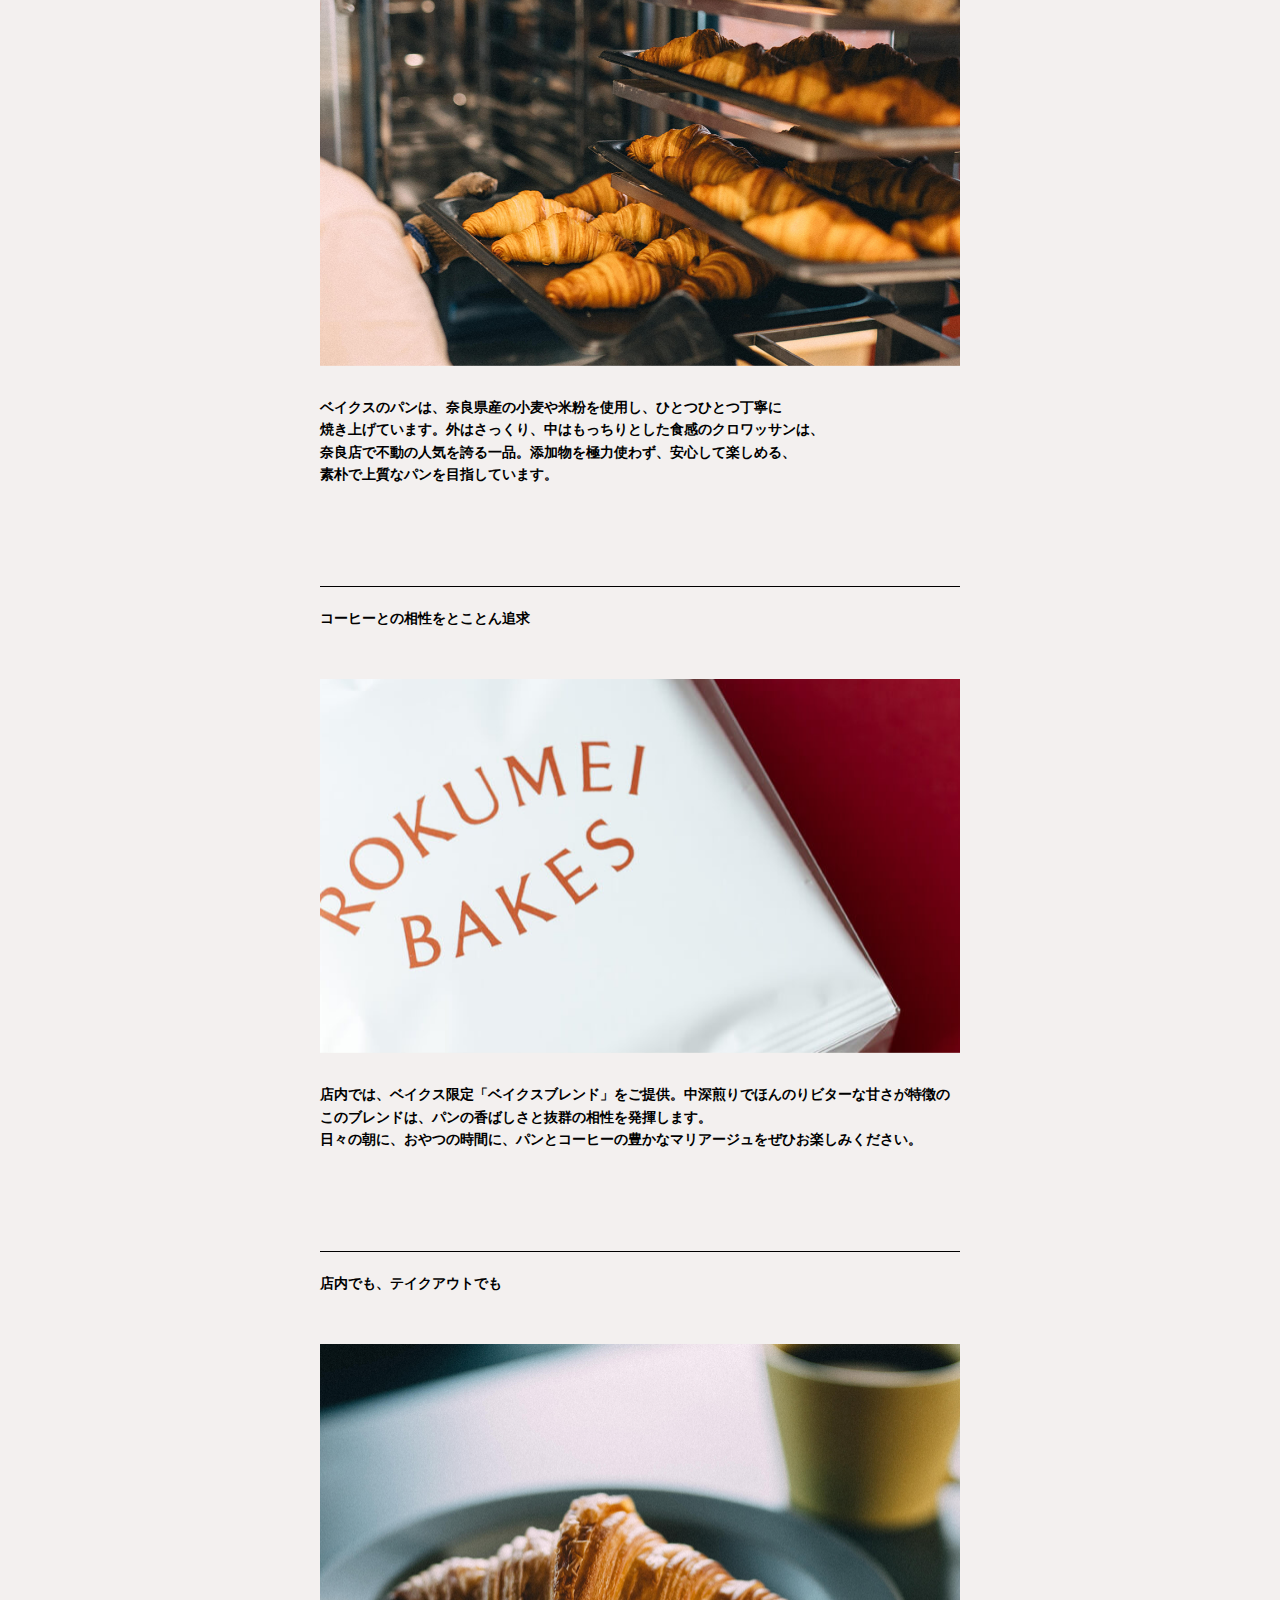
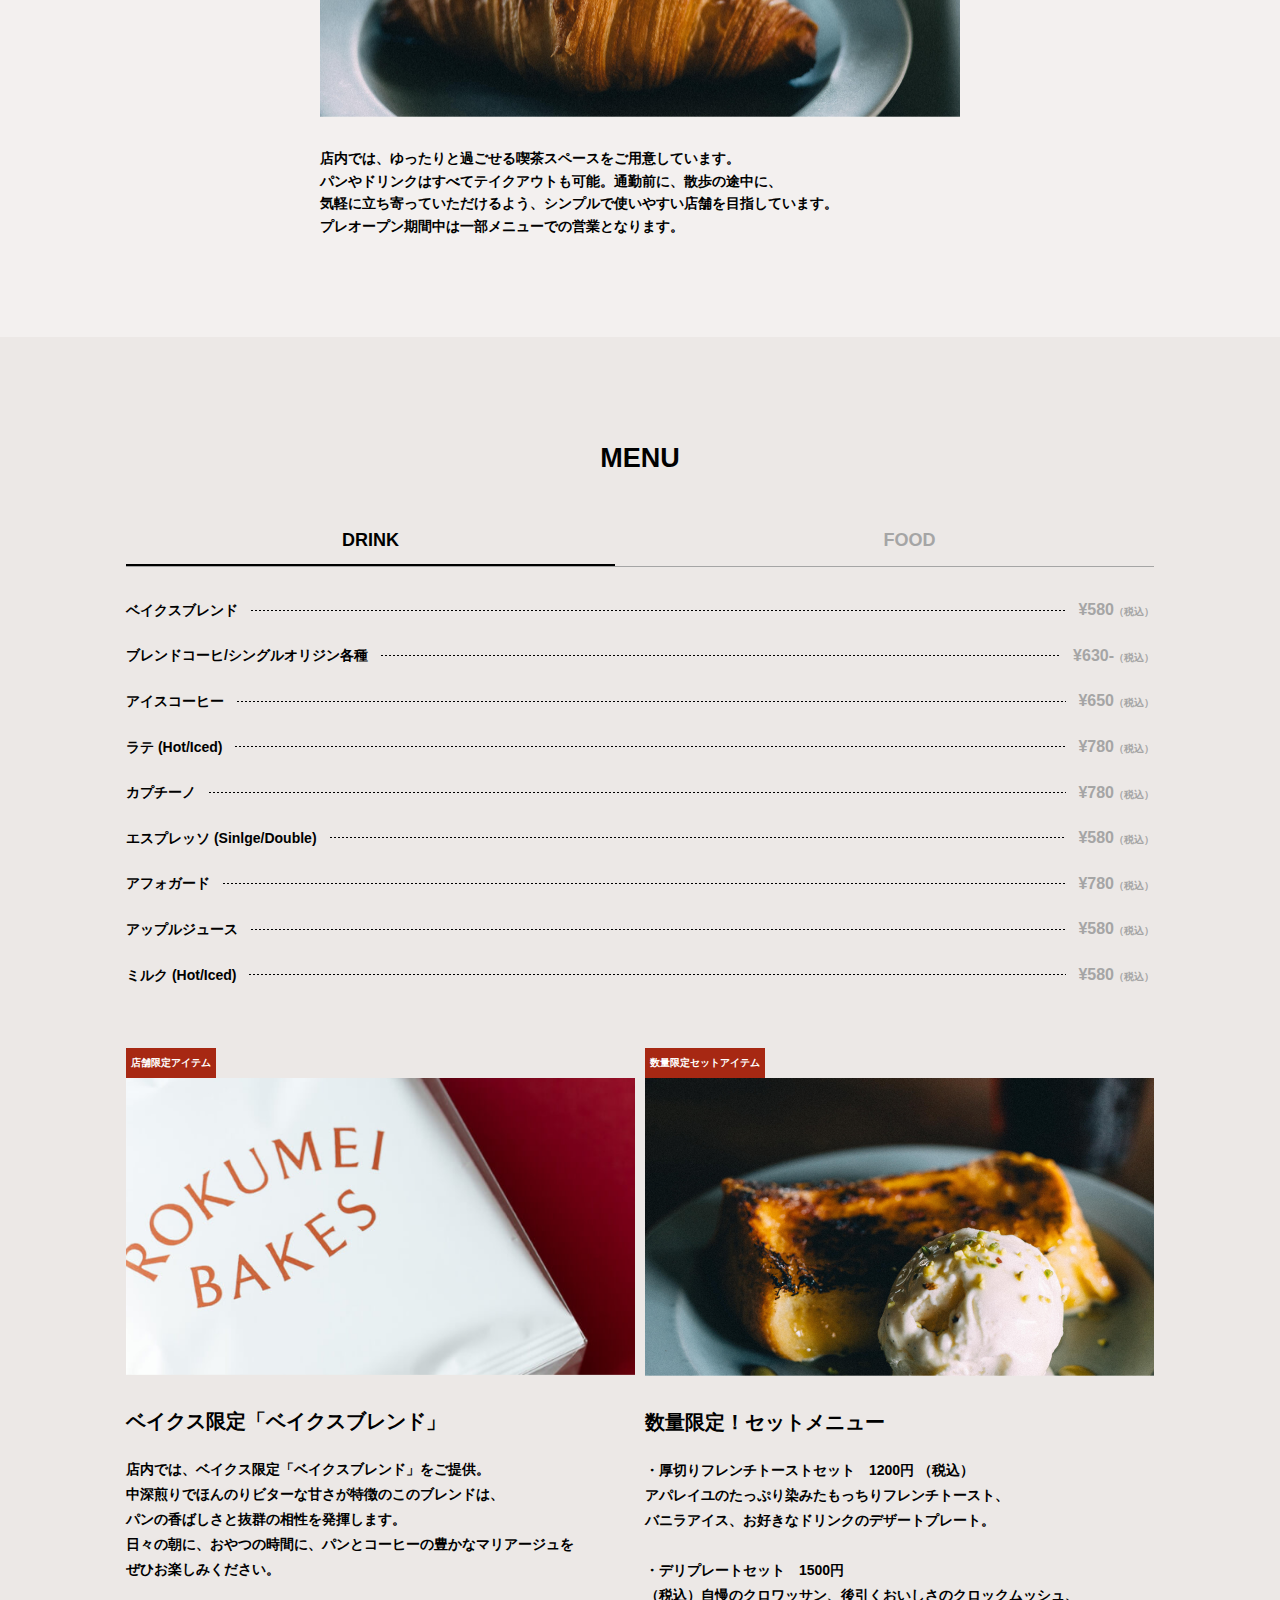
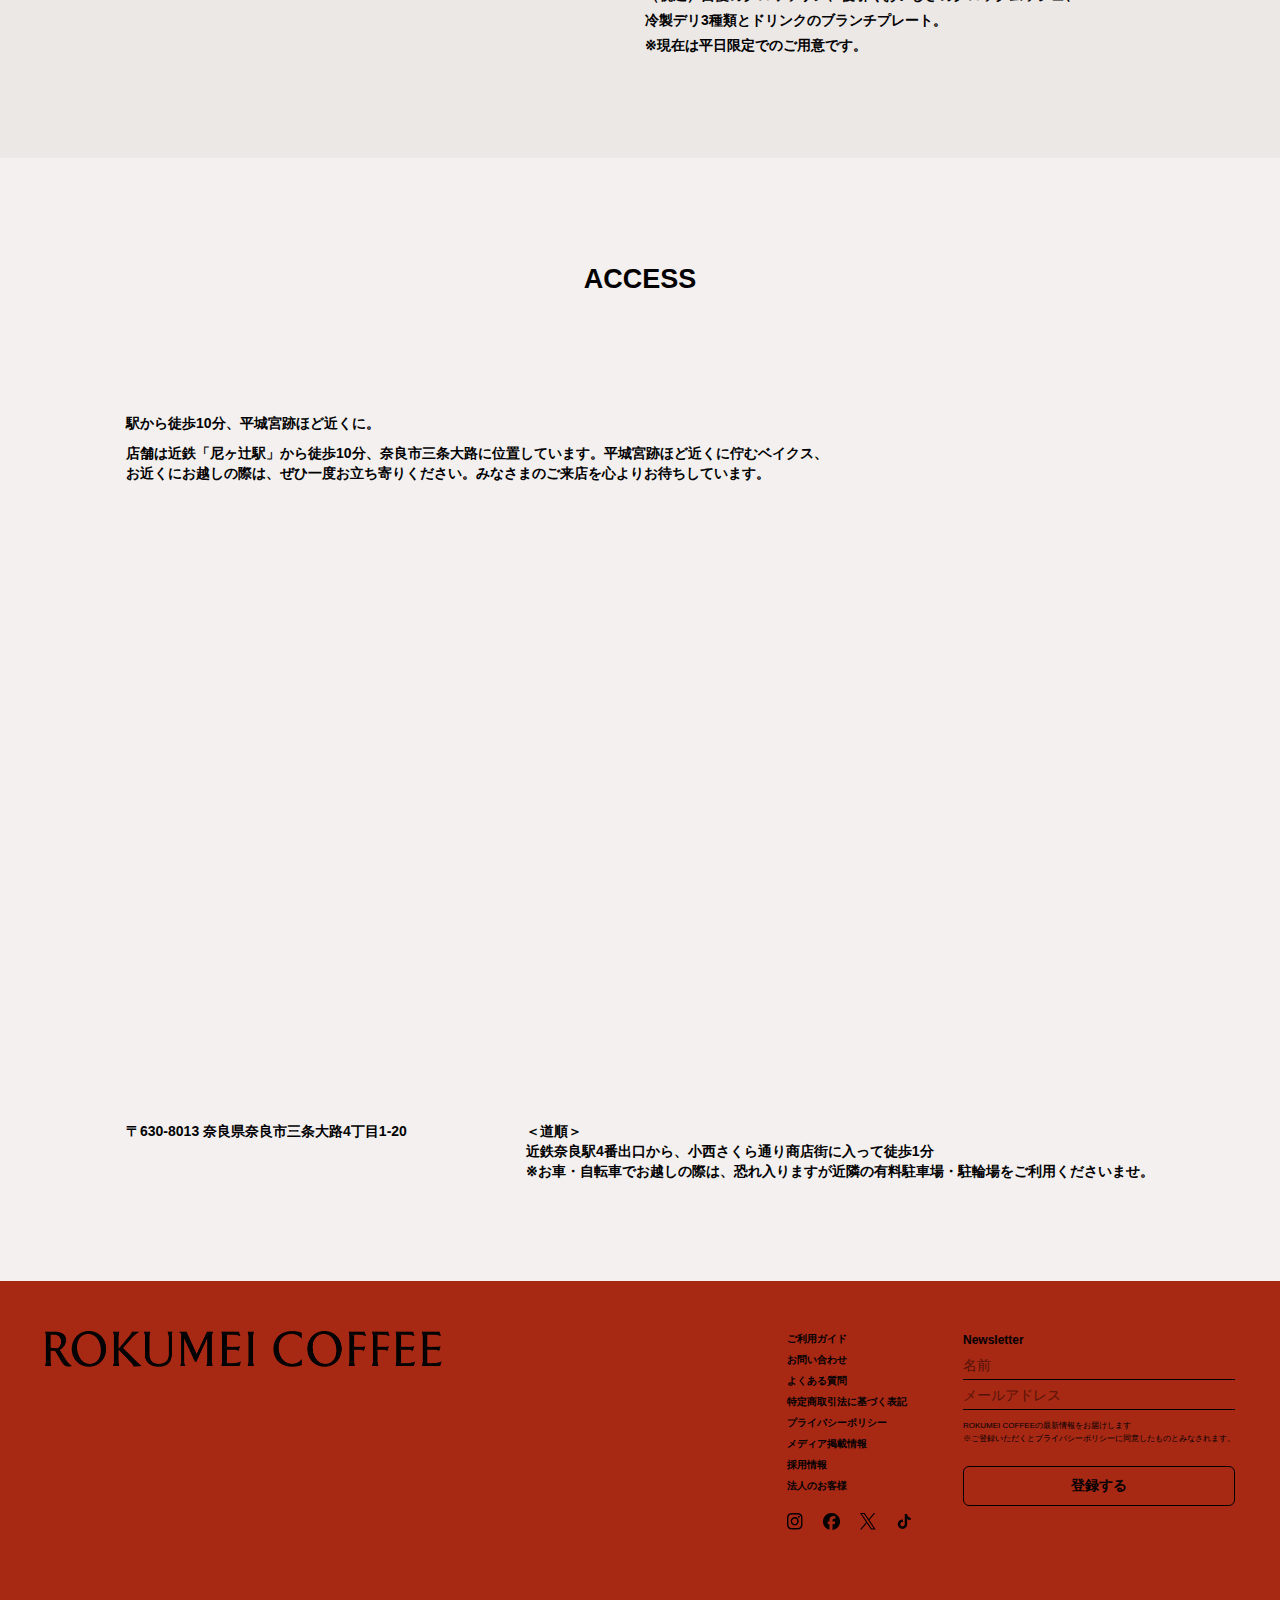
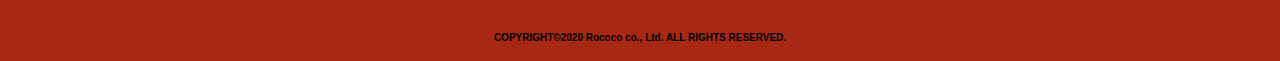
<file: shop-list-shop.html>
<!DOCTYPE html>
<html lang="en">
  <head>
    <meta charset="UTF-8" />
    <meta name="viewport" content="width=device-width, initial-scale=1.0" />
    <title>SHOP LIST SHOP</title>
    <link rel="icon" href="assets/img/LOGO.png" />
    <link rel="stylesheet" href="assets/css/base.css" />
    <link rel="stylesheet" href="assets/css/header.css" />
    <link rel="stylesheet" href="assets/css/footer.css" />
    <link rel="stylesheet" href="assets/css/components.css" />
    <link rel="stylesheet" href="assets/css/shop-list-shop.css" />
  </head>
  <body>
    <header>
      <div class="top-bar">
        <p>6480円（税込）以上のお買い上げで送料無料（一部地域除く）</p>
      </div>
      <div class="header-container">
        <button class="hamburger">
          <span></span>
          <span></span>
        </button>
        <div class="ham-content">
          <div class="ham-body">
            <div class="ham-banner">
              <p class="banner-text-1">会員登録完了で</p>
              <p class="banner-text-2">
                すぐに使える <span>300pt</span> プレゼント実施中
              </p>
              <a href="#" class="banner-link">会員登録へすすむ></a>
            </div>
            <div class="top-list-group">
              <div class="top-list">
                <button class="product-toggle">
                  <div class="txt">
                    <span>商品一覧</span>
                    <p>PRODUCT</p>
                  </div>
                  <img
                    src="./assets/img/header/ham-arr.png"
                    alt=""
                    class="toggle-arrow"
                  />
                </button>
                <div class="lists">
                  <a href="#">すべての商品/ALL</a>
                  <a href="#">ギフト/GIFT</a>
                  <a href="#">お得な定期便/SUBSCRIPTION</a>
                  <a href="#">コーヒー豆/COFFEE</a>
                  <a href="#">ドリップバック/DRIP BAG</a>
                  <a href="#">リキッドコーヒー/LIQUID COFFEE</a>
                  <a href="#">スイーツ/SWEETS</a>
                  <a href="#">オリジナルグッズ/GOODS</a>
                </div>
              </div>
              <div class="top-list">
                <button class="product-toggle">
                  <div class="txt">
                    <span>ロクメイセレクション</span>
                    <p>ROKUMEI SELECTION</p>
                  </div>
                  <img
                    src="./assets/img/header/ham-arr.png"
                    alt=""
                    class="toggle-arrow"
                  />
                </button>
                <div class="lists">
                  <a href="#">初夏の福袋</a>
                  <a href="#">世界を感じる旅するコーヒー</a>
                  <a href="#">大切な人にむけて。ロクメイギフト</a>
                </div>
              </div>
              <div class="top-list">
                <a href="#" class="product-toggle">
                  <div class="txt">
                    <span>ロクメイコーヒーについて</span>
                    <p>ABOUT US</p>
                  </div>
                </a>
              </div>
              <div class="top-list">
                <button class="product-toggle">
                  <div class="txt">
                    <span>店舗一覧</span>
                    <p>SHOP LIST</p>
                  </div>
                  <img
                    src="./assets/img/header/ham-arr.png"
                    alt=""
                    class="toggle-arrow"
                  />
                </button>
                <div class="lists">
                  <a href="#">奈良店</a>
                  <a href="#">ロクメイコーヒーファクトリー</a>
                  <a href="#">ロクメイベイクス</a>
                  <a href="#">グランスタ丸の内</a>
                </div>
              </div>
              <div class="top-list">
                <a href="#" class="product-toggle">
                  <div class="txt">
                    <span>よみもの。</span>
                    <p>COLUMN</p>
                  </div>
                </a>
              </div>
            </div>
            <div class="btm">
              <div class="sub-list">
                <a href="#">ご利用ガイド</a>
                <a href="#">特定商取引法に基づく表記</a>
                <a href="#">よくあるご質問</a>
                <a href="#">採用情報</a>
                <a href="#">お問い合わせ</a>
                <a href="#">法人のお客様</a>
                <a href="#">プライバシーポリシー</a>
                <a href="#">メディア掲載情報</a>
              </div>
              <div class="banner-list">
                <a href="#">
                  <img src="./assets/img/header/gift.png" alt="" />
                  <p>GIFT</p>
                  <img src="./assets/img/header/arr2.png" class="arr" alt="" />
                </a>
                <a href="#">
                  <img src="./assets/img/header/banner1.png" alt="" />
                </a>
                <a href="#">
                  <img src="./assets/img/header/banner2.png" alt="" />
                </a>
              </div>
            </div>
          </div>
        </div>
        <a href="./index.html" class="logo">
          <img src="./assets/img/header/logo.png" alt="Rokumei Coffee" />
        </a>
        <div class="nav-group">
          <div class="links">
            <a href="#">商品一覧</a>
            <a href="#">ロクメイセレクション</a>
            <a href="#">ロクメイコーヒーについて</a>
            <a href="#">店舗一覧</a>
            <a href="#">よみもの。</a>
          </div>
          <div class="r-links">
            <a href="#">
              <img src="./assets/img/header/person-i.png" alt="" />
              <p>MYPAGE</p>
            </a>
            <a href="#">
              <img src="./assets/img/header/basket-i.png" alt="" />
              <p>CART</p>
            </a>
          </div>
        </div>
      </div>
    </header>
    <main>
      <div class="side-bar">
        <a href="./index.html">HOME</a>
        <span>&gt;</span>
        <a href="./shop-list-all.html">店舗一覧</a>
        <span>&gt;</span>
        <a href="./shop-list-shop.html">ロクメイベイクス</a>
      </div>
      <section class="fv">
        <div class="shop-info">
          <div class="shop-name-box">
            <p class="shop-name">ロクメイベイクス</p>
            <div class="shop-type">
              <p>店舗限定商品</p>
              <p>バリスタ常駐店</p>
              <p>店内ベーカリー</p>
            </div>
          </div>
          <div class="shop-address-box">
            <div class="item">
              <img src="./assets/img/shop-list-shop/map-pin.png" alt="" />
              <p>〒630-8013 奈良県奈良市三条大路4丁目1-20</p>
            </div>
            <div class="item">
              <img src="./assets/img/shop-list-shop/phone.png" alt="" />
              <p>0742-95-4855</p>
            </div>
            <div class="item">
              <img src="./assets/img/shop-list-shop/calendar.png" alt="" />
              <p>8:00〜17:00（L.O.16:30）</p>
            </div>
          </div>
          <div class="shop-about">
            <p>スペシャルティコーヒー×自家製パン</p>
            <p>
              ロクメイベイクスは、「スペシャルティコーヒー ×
              自家製パン」で、日常を彩る、心豊かな時間をお届けするお店です。<br />
              ただ「おいしいパン」「おいしいコーヒー」ではなく、素材の良さと手間をかけた製法から生まれる、本質的な美味しさを大切にしています。
            </p>
          </div>
        </div>
        <div class="shop-img">
          <img src="./assets/img/shop-list-shop/main.png" alt="" />
        </div>
      </section>

      <section class="shop-detail">
        <div class="item">
          <p>自家製パンとスペシャルティコーヒーの店</p>
          <div class="img-box">
            <img src="./assets/img/shop-list-shop/img-1.png" alt="" />
          </div>
          <p>
            ロクメイベイクスは、「日常を豊かにする」パンとコーヒーのお店です。<br />
            国産小麦を使った手づくりのパンと、甘くてクリーンなスペシャルティコーヒーを組み合わせ、<br />
            素材本来の味わいを大切にしたひとときをご提案します。<br />
            毎日の暮らしに寄り添うような、滋味深いおいしさをお届けします。
          </p>
        </div>

        <div class="item">
          <p>奈良県産素材を活かした、こだわりのベイク</p>
          <div class="img-box">
            <img src="./assets/img/shop-list-shop/img-2.png" alt="" />
          </div>
          <p>
            ベイクスのパンは、奈良県産の小麦や米粉を使用し、ひとつひとつ丁寧に<br />
            焼き上げています。外はさっくり、中はもっちりとした食感のクロワッサンは、<br />
            奈良店で不動の人気を誇る一品。添加物を極力使わず、安心して楽しめる、<br />
            素朴で上質なパンを目指しています。
          </p>
        </div>

        <div class="item">
          <p>コーヒーとの相性をとことん追求</p>
          <div class="img-box">
            <img src="./assets/img/shop-list-shop/img-3.png" alt="" />
          </div>
          <p>
            店内では、ベイクス限定「ベイクスブレンド」をご提供。中深煎りでほんのりビターな甘さが特徴のこのブレンドは、パンの香ばしさと抜群の相性を発揮します。<br />
            日々の朝に、おやつの時間に、パンとコーヒーの豊かなマリアージュをぜひお楽しみください。
          </p>
        </div>

        <div class="item">
          <p>店内でも、テイクアウトでも</p>
          <div class="img-box">
            <img src="./assets/img/shop-list-shop/img-4.png" alt="" />
          </div>
          <p>
            店内では、ゆったりと過ごせる喫茶スペースをご用意しています。<br />
            パンやドリンクはすべてテイクアウトも可能。通勤前に、散歩の途中に、<br />
            気軽に立ち寄っていただけるよう、シンプルで使いやすい店舗を目指しています。<br />
            プレオープン期間中は一部メニューでの営業となります。
          </p>
        </div>
      </section>

      <section class="shop-menu">
        <div class="section-title">
          <p>MENU</p>
        </div>
        <div class="category-group">
          <div class="category-tabs">
            <button class="category-tab active" data-category="drink">
              DRINK
            </button>
            <button class="category-tab" data-category="food">FOOD</button>
          </div>
          <div class="menu-list" id="drink-menu">
            <div class="menu-item">
              <span class="menu-name">ベイクスブレンド</span>
              <span class="menu-dots"></span>
              <span class="menu-price">¥580<span>（税込）</span></span>
            </div>
            <div class="menu-item">
              <span class="menu-name">ブレンドコーヒ/シングルオリジン各種</span>
              <span class="menu-dots"></span>
              <span class="menu-price">¥630-<span>（税込）</span></span>
            </div>
            <div class="menu-item">
              <span class="menu-name">アイスコーヒー</span>
              <span class="menu-dots"></span>
              <span class="menu-price">¥650<span>（税込）</span></span>
            </div>
            <div class="menu-item">
              <span class="menu-name">ラテ (Hot/Iced)</span>
              <span class="menu-dots"></span>
              <span class="menu-price">¥780<span>（税込）</span></span>
            </div>
            <div class="menu-item">
              <span class="menu-name">カプチーノ</span>
              <span class="menu-dots"></span>
              <span class="menu-price">¥780<span>（税込）</span></span>
            </div>
            <div class="menu-item">
              <span class="menu-name">エスプレッソ (Sinlge/Double)</span>
              <span class="menu-dots"></span>
              <span class="menu-price">¥580<span>（税込）</span></span>
            </div>
            <div class="menu-item">
              <span class="menu-name">アフォガード</span>
              <span class="menu-dots"></span>
              <span class="menu-price">¥780<span>（税込）</span></span>
            </div>
            <div class="menu-item">
              <span class="menu-name">アップルジュース</span>
              <span class="menu-dots"></span>
              <span class="menu-price">¥580<span>（税込）</span></span>
            </div>
            <div class="menu-item">
              <span class="menu-name">ミルク (Hot/Iced)</span>
              <span class="menu-dots"></span>
              <span class="menu-price">¥580<span>（税込）</span></span>
            </div>
          </div>
          <div class="menu-list" id="food-menu" style="display: none;">
            <div class="menu-item">
              <span class="menu-name">ベイクスブレンド</span>
              <span class="menu-dots"></span>
              <span class="menu-price">¥580<span>（税込）</span></span>
            </div>
            <div class="menu-item">
              <span class="menu-name">ブレンドコーヒ/シングルオリジン各種</span>
              <span class="menu-dots"></span>
              <span class="menu-price">¥630-<span>（税込）</span></span>
            </div>
            <div class="menu-item">
              <span class="menu-name">アイスコーヒー</span>
              <span class="menu-dots"></span>
              <span class="menu-price">¥650<span>（税込）</span></span>
            </div>
            <div class="menu-item">
              <span class="menu-name">ラテ (Hot/Iced)</span>
              <span class="menu-dots"></span>
              <span class="menu-price">¥780<span>（税込）</span></span>
            </div>
            <div class="menu-item">
              <span class="menu-name">カプチーノ</span>
              <span class="menu-dots"></span>
              <span class="menu-price">¥780<span>（税込）</span></span>
            </div>
            <div class="menu-item">
              <span class="menu-name">エスプレッソ (Sinlge/Double)</span>
              <span class="menu-dots"></span>
              <span class="menu-price">¥580<span>（税込）</span></span>
            </div>
            <div class="menu-item">
              <span class="menu-name">アフォガード</span>
              <span class="menu-dots"></span>
              <span class="menu-price">¥780<span>（税込）</span></span>
            </div>
            <div class="menu-item">
              <span class="menu-name">アップルジュース</span>
              <span class="menu-dots"></span>
              <span class="menu-price">¥580<span>（税込）</span></span>
            </div>
            <div class="menu-item">
              <span class="menu-name">ミルク (Hot/Iced)</span>
              <span class="menu-dots"></span>
              <span class="menu-price">¥580<span>（税込）</span></span>
            </div>
          </div>
        </div>
        <div class="intro-box">
          <div class="intro-item">
            <span>店舗限定アイテム</span>
            <div class="intro-img">
              <img src="./assets/img/shop-list-shop/img-3.png" alt="" />
            </div>
            <p class="intro-title">ベイクス限定「ベイクスブレンド」</p>
            <p class="intro-text">
              店内では、ベイクス限定「ベイクスブレンド」をご提供。<br />
              中深煎りでほんのりビターな甘さが特徴のこのブレンドは、<br />
              パンの香ばしさと抜群の相性を発揮します。<br />
              日々の朝に、おやつの時間に、パンとコーヒーの豊かなマリアージュを<br />
              ぜひお楽しみください。
            </p>
          </div>

          <div class="intro-item">
            <span>数量限定セットアイテム</span>
            <div class="intro-img">
              <img src="./assets/img/shop-list-shop/img-5.png" alt="" />
            </div>
            <p class="intro-title">数量限定！セットメニュー</p>
            <p class="intro-text">
              ・厚切りフレンチトーストセット　1200円 （税込）<br />
              アパレイユのたっぷり染みたもっちりフレンチトースト、<br />
              バニラアイス、お好きなドリンクのデザートプレート。<br /><br />
              ・デリプレートセット　1500円<br />
              （税込）自慢のクロワッサン、後引くおいしさのクロックムッシュ、<br />
              冷製デリ3種類とドリンクのブランチプレート。<br />
              ※現在は平日限定でのご用意です。
            </p>
          </div>
        </div>
      </section>

      <section class="access">
        <div class="section-title">
          <p>ACCESS</p>
        </div>
        <div class="access-box">
          <div class="top-txt">
            <p>駅から徒歩10分、平城宮跡ほど近くに。</p>
            <p>
              店舗は近鉄「尼ヶ辻駅」から徒歩10分、奈良市三条大路に位置しています。平城宮跡ほど近くに佇むベイクス、<br />
              お近くにお越しの際は、ぜひ一度お立ち寄りください。みなさまのご来店を心よりお待ちしています。
            </p>
          </div>
          <iframe
            src="https://www.google.com/maps/embed?pb=!1m18!1m12!1m3!1d6561.830157276578!2d135.7921556!3d34.6820927!2m3!1f0!2f0!3f0!3m2!1i1024!2i768!4f13.1!3m3!1m2!1s0x60013ba859924017%3A0x532c1cc8382c0b9b!2z44CSNjMwLTgwMTMg5aWI6Imv55yM5aWI6Imv5biC5LiJ5p2h5aSn6Lev77yU5LiB55uu77yR4oiS77yS77yQ!5e0!3m2!1sja!2sjp!4v1768579667462!5m2!1sja!2sjp"
            style="border: 0"
            allowfullscreen=""
            loading="lazy"
            referrerpolicy="no-referrer-when-downgrade"
          ></iframe>
          <div class="btm-txt">
            <p>〒630-8013 奈良県奈良市三条大路4丁目1-20</p>
            <p>
              ＜道順＞<br />
              近鉄奈良駅4番出口から、小西さくら通り商店街に入って徒歩1分<br />
              ※お車・自転車でお越しの際は、恐れ入りますが近隣の有料駐車場・駐輪場をご利用くださいませ。
            </p>
          </div>
        </div>
      </section>
    </main>
    <footer>
      <div class="footer-container">
        <a href="./index.html" class="f-logo">
          <img src="./assets/img/footer/logo.png" alt="Rokumei Coffee" />
        </a>
        <div class="footer-content">
          <div class="footer-nav">
            <div class="links">
              <a href="#">ご利用ガイド</a>
              <a href="#">お問い合わせ</a>
              <a href="#">よくある質問</a>
              <a href="#">特定商取引法に基づく表記</a>
              <a href="#">プライバシーポリシー</a>
              <a href="#">メディア掲載情報</a>
              <a href="#">採用情報</a>
              <a href="#">法人のお客様</a>
            </div>
            <div class="sns-group">
              <a href="#">
                <img src="./assets/img/footer/instagram.png" alt="" />
              </a>
              <a href="#">
                <img src="./assets/img/footer/facebook.png" alt="" />
              </a>
              <a href="#">
                <img src="./assets/img/footer/x.png" alt="" />
              </a>
              <a href="#">
                <img src="./assets/img/footer/tiktok.png" alt="" />
              </a>
            </div>
          </div>
          <div class="newsletter">
            <h2 class="newsletter-title">Newsletter</h2>
            <form class="newsletter-form">
              <div class="form-group">
                <input
                  type="text"
                  id="newsletter-name"
                  name="name"
                  class="newsletter-input"
                  placeholder="名前"
                />
              </div>
              <div class="form-group">
                <input
                  type="email"
                  id="newsletter-email"
                  name="email"
                  class="newsletter-input"
                  placeholder="メールアドレス"
                />
              </div>
              <p class="newsletter-info">
                ROKUMEI COFFEEの最新情報をお届けします<br />
                ※ご登録いただくとプライバシーポリシーに同意したものとみなされます。
              </p>
              <button type="submit" class="newsletter-submit">登録する</button>
            </form>
          </div>
        </div>
      </div>
      <div class="copyright">
        <p>COPYRIGHT©2020 Rococo co., Ltd. ALL RIGHTS RESERVED.</p>
      </div>
    </footer>
    <script src="assets/js/main.js" defer></script>
    <script src="assets/js/category-list.js" defer></script>
    <script src="assets/js/ham.js" defer></script>
    <script src="assets/js/footer.js" defer></script>
    <script src="assets/js/shop-list-shop.js" defer></script>
  </body>
</html>
</file>
<file: assets/css/base.css>
/* ============================================
   CSS Variables
   ============================================ */
:root {
  --primary-red: #a43424;
  --bg-beige: #f9f8f6;
  --bg-white: #ffffff;
  --text-dark: #1a1a1a;
  --text-gray: #5b5b5b;
  --border-gray: #e5e5e5;
  --max-width-desktop: 1280px;

  /* Spacing */
  --spacing-xs: 0.5rem;
  --spacing-sm: 1rem;
  /* --spacing-ssm: 1.25rem; */
  --spacing-md: 1.5rem;
  /* --spacing-mmd: 1.75rem; */
  --spacing-lg: 2rem;
  --spacing-xl: 3rem;
  --spacing-xxl: 4rem;
  --spacing-xxxl: 7rem;

  /* Typography */
  --font-size-xs: 0.75rem;
  --font-size-sm: 0.875rem;
  --font-size-base: 1rem;
  --font-size-lg: 1.125rem;
  --font-size-xl: 1.5rem;
  --font-size-xxl: 2rem;

  /* Section Title */
  --section-title-size: 1.25rem;
  --section-title-weight: 700;
  --section-title-spacing: 0.1em;

  /* Sticky Header heights - Approximate based on font size + padding */
  --utility-bar-height-pc: 40px;
  --utility-bar-height-sp: 36px;
}

@font-face {
  font-family: "FOT-TsukuGo Pro";
  src: url("../fonts/e3da745a5b16d298d498b0e591ad7f90.otf") format("opentype");
  font-weight: normal;
  font-style: normal;
}

/* --- all basic style --- */

* {
  margin: 0;
  padding: 0;
  box-sizing: border-box;
  font-family: "TsukuGoPro", sans-serif;
}
html,
body {
  min-width: 375px;
}

html {
  font-size: 14px;
  scroll-behavior: smooth;
}

body {
  color: #000000;
  background-color: #f3f0ef;
  line-height: 1.6;
  -webkit-font-smoothing: antialiased;
  -moz-osx-font-smoothing: grayscale;
}

main,
header,
footer,
section {
  width: 100%;
}

img {
  width: 100%;
  height: 100%;
  display: block;
}

a {
  color: #000000;
  text-decoration: none;
}

button {
  background: none;
  border: none;
  cursor: pointer;
}

ul {
  list-style: none;
}

.is-md-show {
  display: none;
}

@media (max-width: 768px) {
  .is-md-show {
    display: block;
  }
  .is-md-hide {
    display: none !important;
  }
}
</file>
<file: assets/css/header.css>
header {
  width: 100%;
  position: sticky;
  top: 0;
  z-index: 1000;
}
header .top-bar {
  width: 100%;
  padding-block: 10px;
  background-color: #ded8d4;
  font-size: 10px;
  font-weight: 700;
  text-align: center;
}
header .header-container {
  width: 100%;
  display: flex;
  align-items: center;
  justify-content: space-between;
  padding: 20px 45px;
  background-color: #f7f6f5;
}
.header-container .logo img {
  width: 71px;
}
.header-container .nav-group {
  display: flex;
  align-items: center;
  gap: 65px;
}
.header-container .nav-group .links {
  display: flex;
  align-items: center;
  gap: 20px;
}
.header-container .nav-group .links a {
  font-size: 14px;
  font-weight: 700;
  position: relative;
  text-decoration: none;
  color: #000000;
  display: inline-block;
  padding-bottom: 2px;
}
.header-container .nav-group .links a::after {
  content: "";
  position: absolute;
  bottom: 0;
  left: 0;
  width: 0;
  height: 1px;
  background-color: #000000;
  transition: width 0.3s ease;
}
.header-container .nav-group .links a:hover::after {
  width: 100%;
}
.header-container .nav-group .r-links {
  display: flex;
  align-items: center;
  gap: 20px;
}
.header-container .nav-group .r-links a {
  display: flex;
  flex-direction: column;
  align-items: center;
  gap: 5px;
}
.header-container .nav-group .r-links a p {
  font-size: 10px;
  font-weight: bold;
}
.header-container .nav-group .r-links a img {
  width: auto;
  height: 18px;
}

.hamburger {
  display: none;
  flex-direction: column;
  justify-content: center;
  gap: 8px;
  background: transparent;
  border: none;
  cursor: pointer;
  z-index: 1001;
  position: relative;
  width: 24px;
  height: 18px;
}
.hamburger span {
  width: 24px;
  height: 1px;
  background-color: #000000;
  transition: all 0.3s ease;
  position: absolute;
  left: 0;
}
.hamburger span:first-child {
  top: 3px;
}
.hamburger span:last-child {
  bottom: 3px;
}
.hamburger.active span:first-child {
  top: 50%;
  transform: translateY(-50%) rotate(40deg);
}
.hamburger.active span:last-child {
  bottom: 50%;
  transform: translateY(50%) rotate(-40deg);
}
.ham-content {
  display: none;
  position: fixed;
  top: 100px;
  right: 0;
  width: 100%;
  max-width: 400px;
  height: calc(100vh - 100px);
  background-color: #ded8d4;
  z-index: 1000;
  overflow-y: auto;
  transform: translateX(100%);
  transition: transform 0.3s ease;
}
.ham-content.active {
  display: block;
  transform: translateX(0);
}
.ham-content .ham-body {
  display: flex;
  flex-direction: column;
  gap: 100px;
  padding: 30px 18px;
}
.ham-content .ham-banner {
  background-color: #a72813;
  padding-block: 8px;
  display: flex;
  flex-direction: column;
  align-items: center;
}
.ham-content .ham-banner .banner-text-1 {
  font-size: 13px;
  color: #ffffff;
  font-weight: bold;
}
.ham-content .ham-banner .banner-text-2 {
  font-size: 13px;
  font-weight: bold;
  color: #ffffff;
}
.ham-content .ham-banner .banner-text-2 span {
  font-size: 25px;
  font-weight: bold;
  color: #ffffff;
}
.ham-content .ham-banner .banner-link {
  font-size: 8px;
  font-weight: bold;
  color: #ffffff;
  text-decoration: none;
  display: inline-block;
}
.ham-content .top-list-group {
  display: flex;
  flex-direction: column;
  gap: 50px;
}
.ham-content .top-list {
  display: flex;
  flex-direction: column;
}
.ham-content .top-list .product-toggle {
  background: transparent;
  border: none;
  display: flex;
  align-items: center;
  justify-content: space-between;
}
.ham-content .top-list .product-toggle .txt {
  display: flex;
  flex-direction: column;
  align-items: flex-start;
  gap: 3px;
}
.ham-content .top-list .product-toggle .txt span {
  font-size: 16px;
  font-weight: bold;
  color: #000000;
}
.ham-content .top-list .product-toggle .txt p {
  font-size: 16px;
  font-weight: bold;
  color: #000000;
  margin: 0;
}
.ham-content .top-list .product-toggle .toggle-arrow {
  width: 12px;
  height: auto;
  transition: transform 0.3s ease;
  rotate: 180deg;
}
.ham-content .top-list.active .product-toggle .toggle-arrow {
  transform: rotate(180deg);
}
.ham-content .top-list .lists {
  display: none;
  flex-direction: column;
  padding-left: 25px;
  padding-top: 10px;
}
.ham-content .top-list.active .lists {
  display: flex;
  gap: 16px;
}
.ham-content .top-list .lists a {
  font-size: 12px;
  font-weight: bold;
  text-decoration: none;
  border-bottom: 1px solid #000000;
  transition: color 0.2s;
}
.ham-content .top-list .lists a:hover {
  color: #666666;
}
.ham-content .btm {
  display: flex;
  flex-direction: column;
  gap: 50px;
}
.ham-content .btm .sub-list {
  display: grid;
  grid-template-columns: 1fr 1fr;
  gap: 10px;
}
.ham-content .btm .sub-list a {
  font-size: 12px;
  font-weight: bold;
}
.ham-overlay {
  display: none;
  position: fixed;
  top: 100px;
  left: 0;
  width: 100%;
  height: calc(100vh - 100px);
  background-color: rgba(0, 0, 0, 0.5);
  z-index: 999;
  opacity: 0;
  transition: opacity 0.3s ease;
}
.ham-overlay.active {
  display: block;
  opacity: 1;
}
.ham-content .btm .banner-list {
  display: flex;
  flex-direction: column;
  gap: 10px;
}
.ham-content .btm .banner-list a {
  display: flex;
  align-items: center;
  justify-content: center;
  position: relative;
}
.ham-content .btm .banner-list a p {
  position: absolute;
  top: 50%;
  font-size: 25px;
  font-weight: bold;
  color: #ffffff;
}

.ham-content .btm .banner-list a img {
  width: 100%;
  height: auto;
}
.ham-content .btm .banner-list a .arr {
  position: absolute;
  bottom: 20px;
  right: 20px;
  width: 84px;
}
@media (max-width: 900px) {
  header .header-container {
    padding: 15px 22px;
  }
  .header-container .logo img {
    width: 73px;
  }
  .header-container .nav-group .r-links a img {
    height: 20px;
  }
  .header-container .nav-group .links {
    display: none;
  }
  .header-container .nav-group .r-links {
    gap: 10px;
  }
  .hamburger {
    display: flex;
  }
  .ham-content {
    max-width: 100%;
  }
}

@media (max-width: 768px) {
  .ham-content {
    max-width: 100%;
  }
}
</file>
<file: assets/css/footer.css>
footer {
  background: url(../img/footer/footer-bg.png) no-repeat center / cover;
  padding-inline: 45px;
  padding-block: 50px 15px;
}
footer .footer-container {
  width: 100%;
  display: flex;
  justify-content: space-between;
  align-items: start;
  margin-bottom: 100px;
}
.footer-container .f-logo img {
  width: 397px;
}
.footer-container .footer-content {
  display: flex;
  gap: 50px;
}
.footer-container .footer-nav {
  display: flex;
  flex-direction: column;
  gap: 19px;
}
.footer-container .footer-nav .links {
  width: 120px;
  display: flex;
  flex-direction: column;
  gap: 5px;
}
.footer-container .footer-nav .links a {
  font-size: 10px;
  font-weight: 700;
  color: #000000;
}
.footer-container .footer-nav .sns-group {
  display: flex;
  gap: 20px;
}
.footer-container .footer-nav .sns-group a img {
  width: auto;
  height: 17px;
}
footer .copyright {
  font-size: 10px;
  font-weight: bold;
  text-align: center;
}
.footer-container .newsletter {
  display: flex;
  flex-direction: column;
}
.footer-container .newsletter .newsletter-title {
  font-size: 12px;
  font-weight: bold;
  color: #000000;
  margin: 0;
  padding: 0;
}
.footer-container .newsletter .newsletter-form {
  display: flex;
  flex-direction: column;
}
.footer-container .newsletter .newsletter-form .form-group {
  display: flex;
  flex-direction: column;
  gap: 5px;
}
.footer-container .newsletter .newsletter-form .form-group label {
  font-size: 14px;
  font-weight: bold;
  color: #000000;
}
.footer-container .newsletter .newsletter-form .newsletter-input {
  background: transparent;
  border: none;
  border-bottom: 1px solid #000000;
  padding: 8px 0;
  font-size: 14px;
  outline: none;
  width: 100%;
  height: 30px;
}
.footer-container .newsletter .newsletter-form .newsletter-input::placeholder {
  color: #000000;
  opacity: 0.5;
}
.footer-container .newsletter .newsletter-form .newsletter-info {
  font-size: 8px;
  margin-top: 10px;
}
.footer-container .newsletter .newsletter-form .newsletter-submit {
  border: 1px solid #000000;
  font-size: 14px;
  font-weight: bold;
  padding: 10px 40px;
  cursor: pointer;
  border-radius: 6px;
  margin-top: 20px;
  transition: background-color 0.2s;
}
.footer-container .newsletter .newsletter-form .newsletter-submit:hover {
  background: #8d1f0f;
}

@media (max-width: 950px) {
  footer .footer-container {
    flex-direction: column;
    gap: 30px;
    width: fit-content;
    margin: auto;
    margin-bottom: 50px;
  }
}
@media (max-width: 500px) {
  footer {
    padding-block: 30px 10px;
    padding-inline: 22px;
  }
  .footer-container .footer-content {
    width: 100%;
    flex-direction: column;
    gap: 30px;
  }
  .footer-container .footer-nav .sns-group {
    width: fit-content;
  }
  .footer-container .footer-nav {
    align-items: end;
  }
  .footer-container .f-logo img {
    width: 100%;
    max-width: 357px;
  }
}
</file>
<file: assets/css/components.css>
.side-bar {
  width: fit-content;
  display: flex;
  align-items: center;
  gap: 5px;
  padding: 8px 45px;
}
.side-bar a {
  font-size: 12px;
  font-weight: 500;
}
@media (max-width: 768px) {
  .side-bar {
    padding: 20px 22px;
  }
  .side-bar a {
    font-size: 10px;
  }
}
</file>
<file: assets/css/about.css>
.fv {
  width: 100%;
  height: 530px;
  background: url("../img/about/fv.png") no-repeat center / cover;
  position: relative;
}
.fv .fv-title {
  position: absolute;
  left: 45px;
  bottom: 36px;
  display: flex;
  align-items: baseline;
  gap: 10px;
  font-size: 42px;
  font-weight: bold;
  color: #ffffff;
}
.fv .fv-title span {
  font-size: 14px;
  font-weight: normal;
}
.fv-btm-txt {
  padding-block: 100px;
}
.fv-btm-txt p {
  width: 100%;
  max-width: 640px;
  margin: auto;
  font-size: 14px;
  font-weight: bold;
}

@media (max-width: 768px) {
  .fv {
    height: 375px;
  }
  .fv .fv-title {
    font-size: 25px;
    left: 25px;
    bottom: 15px;
  }
  .fv-btm-txt {
    padding: 50px 22px;
  }
  .fv-btm-txt p {
    font-size: 12px;
    max-width: 100%;
  }
}
</file>
<file: assets/css/cart.css>
.cart-set-box {
  max-width: 1028px;
  margin: auto;
  padding-top: 30px;
  display: flex;
  flex-direction: column;
  align-items: center;
  gap: 50px;
}
.cart-set-box h2 {
  font-size: 18px;
  font-weight: 700;
}
.cart-calc {
  width: 100%;
}
.cart-calc-set {
  width: 100%;
  margin-bottom: 76px;
}
.cart-item {
  display: flex;
  align-items: center;
  justify-content: space-between;
  gap: 20px;
  width: 100%;
}
.cart-item-left {
  display: flex;
  align-items: center;
  gap: 20px;
}
.cart-item-img {
  flex-shrink: 0;
}
.cart-item-img img {
  width: 125px;
  height: auto;
}
.cart-item-info {
  flex: 1;
}
.cart-item-name {
  font-size: 16px;
  font-weight: 700;
  line-height: 24px;
}
.cart-item-options {
  display: flex;
  flex-direction: column;
  gap: 5px;
}
.cart-item-options p {
  font-size: 14px;
  font-weight: 700;
  line-height: 20px;
}
.cart-item-controls {
  display: flex;
  align-items: center;
  gap: 50px;
  margin: auto 0;
}
.control-left {
  display: flex;
  align-items: center;
  gap: 10px;
}
.quantity-selector {
  display: flex;
  align-items: center;
  border: 1px solid #d1d1d1;
  border-radius: 3px;
  overflow: hidden;
}
.qty-btn {
  width: 30px;
  height: 30px;
  background-color: #ffffff;
  border: none;
  cursor: pointer;
  font-size: 20px;
  font-weight: 400;
  color: #000000;
  display: flex;
  align-items: center;
  justify-content: center;
  padding: 0;
}
.qty-input {
  width: 30px;
  height: 30px;
  border: none;
  text-align: center;
  font-size: 18px;
  font-weight: 700;
}
.qty-input::-webkit-outer-spin-button,
.qty-input::-webkit-inner-spin-button {
  -webkit-appearance: none;
  margin: 0;
}
.delete-btn {
  width: 15px;
  height: 15px;
  background: transparent;
  border: none;
  cursor: pointer;
  padding: 0;
  display: flex;
  align-items: center;
  justify-content: center;
  opacity: 0.6;
  transition: opacity 0.2s;
}
.delete-btn:hover {
  opacity: 1;
}
.delete-btn svg {
  width: 100%;
  height: 100%;
}
.cart-item-price {
  font-size: 16px;
  font-weight: 700;
  color: #858585;
}
.cart-item-price span {
  font-size: 10px;
}
.cart-calc-content {
  width: 100%;
}
.calc-row {
  display: flex;
  justify-content: space-between;
  align-items: center;
  padding: 10px 0;
  border-bottom: 1px solid #000000;
}
.calc-row:nth-of-type(1) {
  border-top: 1px solid #000000;
}
.calc-label {
  font-size: 14px;
  font-weight: 600;
}
.calc-value {
  font-size: 18px;
  font-weight: 700;
  text-align: right;
}
.calc-total {
  border-top: 1px solid #000000;
  margin-top: 5px;
}
.calc-total .calc-label {
  font-size: 20px;
  font-weight: 700;
}
.calc-total .calc-label span {
  font-size: 14px;
  margin-left: 5px;
}
.calc-total .calc-value {
  font-size: 27px;
  font-weight: 700;
}
.cart-set-box .go-login {
  display: flex;
  width: 100%;
  max-width: 330px;
  justify-content: center;
  align-items: center;
  background-color: #000000;
  color: #ffffff;
  font-size: 14px;
  font-weight: 700;
  border-radius: 6px;
  padding-block: 10px;
}
.cart-set-box .go-login:hover {
  background-color: #a72813;
  transition: all 0.3s ease;
}
.cost-txt {
  font-size: 23px;
  font-weight: 700;
  text-align: center;
}
.cost-txt p:nth-of-type(2) {
  font-size: 14px;
  margin-top: 10px;
}
.purchase-section {
  max-width: 1028px;
  display: flex;
  flex-direction: column;
  align-items: center;
  gap: 50px;
  margin: auto;
  margin-block: 94px 100px;
  background-color: #ded8d4;
  padding-block: 50px;
}
.purchase-box {
  width: 100%;
  display: flex;
  flex-direction: column;
  align-items: center;
  gap: 20px;
}
.p-top {
  text-align: center;
}
.p-top p {
  font-size: 23px;
  font-weight: 700;
  margin-bottom: 5px;
}
.p-top span {
  font-size: 12px;
  font-weight: 600;
  text-align: center;
  line-height: 20px;
}
.p-content {
  display: flex;
  align-items: center;
  justify-content: center;
  gap: 8px;
}
.p-item {
  width: 130px;
  aspect-ratio: 1/1;
  display: flex;
  flex-direction: column;
  align-items: center;
  justify-content: center;
  background-color: #f3f0ef;
}
.p-item span {
  font-size: 14px;
  font-weight: 600;
}
.p-item p {
  font-size: 27px;
  font-weight: 700;
}
.p-txt {
  font-size: 14px;
  font-weight: 700;
  text-align: center;
  line-height: 20px;
}

.purchase-section a {
  width: fit-content;
  margin: auto;
  display: flex;
  align-items: center;
  gap: 48px;
  padding: 15px 20px;
  border: 1px solid #a72813;
  font-size: 14px;
  font-weight: 600;
  color: #a72813;
  text-decoration: none;
  position: relative;
  overflow: hidden;
  transition: color 0.3s ease;
}
.purchase-section a::before {
  content: "";
  position: absolute;
  top: 0;
  left: 0;
  width: 0;
  height: 100%;
  background-color: #a72813;
  transition: width 0.3s ease;
  z-index: 0;
}
.purchase-section a p {
  position: relative;
  display: inline-block;
  padding-bottom: 2px;
  z-index: 1;
  transition: color 0.3s ease;
}
.purchase-section a img {
  position: relative;
  z-index: 1;
  transition: filter 0.3s ease;
}
.purchase-section a:hover {
  color: #ffffff;
}
.purchase-section a:hover::before {
  width: 100%;
}
.purchase-section a:hover p {
  color: #ffffff;
}
.purchase-section a:hover img {
  filter: brightness(0) invert(1);
}
.purchase-section a img {
  width: 42px;
}

@media (max-width: 1100px) {
  .cart-set-box {
    padding-inline: 22px;
  }
}
@media (max-width: 768px) {
  .cart-set-box {
    padding-top: 0;
  }
  .cart-set-box h2 {
    font-size: 16px;
  }
  .cart-calc-set {
    margin-bottom: 50px;
  }
  .cart-item {
    flex-direction: column;
    gap: 10px;
  }
  .cart-item-left {
    gap: 10px;
  }
  .cart-item-img img {
    width: 103px;
  }
  .cart-item-name {
    font-size: 14px;
  }
  .cart-item-options {
    gap: 0;
  }
  .cart-item-options p {
    font-size: 10px;
  }
  .cart-item-controls {
    flex-direction: column-reverse;
    align-items: start;
    gap: 8px;
  }
  .cart-item-price {
    font-size: 14px;
  }
  .cart-item-price span {
    font-size: 10px;
  }
  .qty-input {
    font-size: 16px;
  }
  .calc-label {
    font-size: 12px;
  }
  .calc-value {
    font-size: 16px;
  }
  .calc-total .calc-label {
    font-size: 18px;
  }
  .calc-total .calc-label span {
    font-size: 12px;
  }
  .calc-total .calc-value {
    font-size: 25px;
  }
  .cart-set-box .go-login {
    padding-block: 11px;
    font-size: 12px;
  }
  .cost-txt {
    font-size: 14px;
  }
  .cost-txt p:nth-of-type(2) {
    font-size: 10px;
    margin-top: 5px;
  }
  .purchase-section {
    margin-block: 50px 100px;
  }
  .p-top {
    line-height: 14px;
  }
  .p-top p {
    font-size: 14px;
  }
  .p-top span {
    font-size: 10px;
    line-height: 10px;
  }
  .p-item {
    width: 84px;
  }
  .p-item span {
    font-size: 12px;
  }
  .p-item p {
    font-size: 25px;
  }
  .p-txt {
    font-size: 10px;
  }
}
@media (max-width: 480px) {
  .purchase-section a {
    font-size: 10px;
  }
}
</file>
<file: assets/css/category-item.css>
.red-bar {
  width: 100%;
  height: 45px;
  display: flex;
  position: relative;
  z-index: 100;
  opacity: 0;
  visibility: hidden;
  transition: opacity 0.3s ease, visibility 0.3s ease;
}
.red-bar.sticky {
  position: fixed;
  top: 115px;
  left: 0;
  right: 0;
  opacity: 1;
  visibility: visible;
  z-index: 1000;
  animation: slideDown 0.3s ease-out;
  background-color: #ffffff;
}
@keyframes slideDown {
  from {
    transform: translateY(-100%);
  }
  to {
    transform: translateY(0);
  }
}
.red-bar a {
  width: 80%;
  display: flex;
  align-items: center;
  justify-content: space-between;
  background-color: #a72813;
  color: #ffffff;
  padding-inline: 45px;
}
.red-bar a p:nth-of-type(1) {
  font-size: 12px;
}
.red-bar a p:nth-of-type(2) {
  font-size: 14px;
  font-weight: bold;
}
.red-bar .fav {
  width: 20%;
  display: flex;
  align-items: center;
  justify-content: center;
}

.favorite-btn {
  display: flex;
  align-items: center;
  gap: 10px;
}
.favorite-btn p {
  font-size: 14px;
  font-weight: bold;
}
.favorite-btn img {
  width: 15px;
}

@media (max-width: 950px) {
  .red-bar a {
    width: 75%;
  }
  .red-bar .fav {
    width: 25%;
  }
}
@media (max-width: 768px) {
  .red-bar a {
    justify-content: center;
    width: 100%;
  }
  .red-bar .fav {
    width: 100%;
    max-width: 50px;
  }
  .red-bar a p:nth-of-type(1),
  .favorite-btn p {
    display: none;
  }
  .red-bar a p:nth-of-type(2) {
    font-size: 12px;
  }
  .favorite-btn img {
    width: 12px;
  }
}
/* ------------ item-section -------- */
.item-section {
  padding-block: 45px 100px;
  display: flex;
  flex-direction: column;
  align-items: center;
  gap: 100px;
}

/* Item Info */
.item-info {
  width: 100%;
  max-width: 1028px;
  display: flex;
  gap: 30px;
  align-items: flex-start;
}

/* Image Slider */
.item-slider {
  flex: 1;
  max-width: 514px;
}
.item-slider .main-image {
  width: 100%;
  margin-bottom: 14px;
}
.item-slider .main-image img {
  width: 100%;
  height: auto;
  display: block;
}
.item-slider .thumbnail-carousel {
  position: relative;
  display: flex;
  align-items: center;
  gap: 10px;
}
.item-slider .thumbnail-wrapper {
  flex: 1;
  overflow: hidden;
}
.item-slider .thumbnail-track {
  display: flex;
  gap: 10px;
  transition: transform 0.3s ease;
}
.item-slider .thumbnail-item {
  flex: 0 0 calc((100% - 40px) / 5);
  cursor: pointer;
  opacity: 0.6;
  transition: opacity 0.3s ease;
}
.item-slider .thumbnail-item.active {
  opacity: 1;
}
.item-slider .thumbnail-item img {
  width: 80px;
  height: auto;
  display: block;
}
.item-slider .carousel-arrow img {
  width: 20px;
}
.item-slider .carousel-arrow:hover {
  background: #f0f0f0;
}

/* Item Setting Box */
.item-setting-box {
  flex: 1;
  max-width: 600px;
}
.item-setting-box .top-box {
  display: flex;
  flex-direction: column;
  gap: 20px;
  align-items: start;
  margin-bottom: 50px;
}
.item-setting-box .top-box .period {
  width: fit-content;
  font-size: 10px;
  border-bottom: 1px solid #000000;
}
.item-setting-box .top-box h2 {
  font-size: 23px;
  line-height: 34px;
}
.item-setting-box .top-box .flavor-tag {
  display: inline-block;
  background-color: #a72813;
  color: #ffffff;
  font-size: 10px;
  font-weight: bold;
  padding: 5px 10px;
  border-radius: 100px;
}

/* Buy Box */
.buy-box {
  margin-bottom: 30px;
}
.buy-top {
  margin-bottom: 44px;
}
.buy-top .dropdown-box {
  position: relative;
  margin-bottom: 20px;
}
.buy-top .dropdown-btn {
  background-color: #e8e8e8;
  border: 1px solid #d0d0d0;
  padding: 12px 15px;
  display: flex;
  align-items: center;
  justify-content: space-between;
  cursor: pointer;
  border-radius: 6px;
}
.buy-top .dropdown-btn p {
  margin: 0;
  font-size: 14px;
  font-weight: bold;
}
.buy-top .dropdown-btn img {
  width: 12px;
  height: auto;
  transition: transform 0.3s ease;
}
.buy-top .dropdown-box.active .dropdown-btn img {
  transform: rotate(180deg);
}
.buy-top .dropdown-menu {
  position: absolute;
  top: 100%;
  left: 0;
  right: 0;
  background: #ffffff;
  border: 1px solid #d0d0d0;
  border-top: none;
  display: none;
  flex-direction: column;
  z-index: 100;
}
.buy-top .dropdown-box.active .dropdown-menu {
  display: flex;
}
.buy-top .dropdown-menu p {
  padding: 12px 15px;
  margin: 0;
  font-size: 14px;
  cursor: pointer;
  transition: background-color 0.2s;
}
.buy-top .dropdown-menu p:hover {
  background-color: #f5f5f5;
}
.buy-top .dropdown-txt p {
  font-size: 14px;
  font-weight: 600;
  line-height: 25px;
}

/* Price Sets */
.buy-middle {
  display: flex;
  flex-direction: column;
  margin-bottom: 50px;
}
.price-set {
  padding: 28px 20px;
  border-bottom: 1.5px solid #e0e0e0;
  background: #ece8e6;
  display: flex;
  align-items: center;
  justify-content: space-between;
}
.price-set.active {
  border-width: 2px;
}
.price-option {
  width: fit-content;
}
.price-option .radio-box {
  display: flex;
  align-items: center;
  gap: 5px;
}
.price-option input[type="radio"] {
  width: 20px;
  height: 20px;
  cursor: pointer;
}
.price-option label {
  display: flex;
  flex-direction: column;
  gap: 5px;
  cursor: pointer;
  flex: 1;
}
.price-option .size-label {
  font-size: 14px;
  font-weight: bold;
}
.price-option .price {
  font-size: 27px;
  font-weight: bold;
}
.price-option .price.discount {
  color: #a72813;
}
.price-option .price .tax {
  font-size: 14px;
}
.price-info .points {
  font-size: 14px;
  color: #a72813;
  font-weight: 500;
  line-height: 20px;
}
.price-info .discount-badge {
  display: inline-block;
  background-color: #ff6600;
  color: #ffffff;
  font-size: 12px;
  font-weight: bold;
  padding: 3px 8px;
  border-radius: 3px;
}
.quantity-selector {
  display: flex;
  align-items: center;
  gap: 10px;
  border: 1px solid #000000;
}
.quantity-selector .qty-btn {
  width: 30px;
  height: 30px;
  cursor: pointer;
  font-size: 18px;
  display: flex;
  align-items: center;
  justify-content: center;
  transition: background-color 0.2s;
}
.quantity-selector .qty-btn:hover {
  background: #f0f0f0;
}
.quantity-selector .qty-input {
  width: 30px;
  height: 30px;
  border: none;
  background-color: transparent;
  text-align: center;
  font-size: 14px;
  font-weight: bold;
}

/* Buy Buttons */
.buy-btns {
  display: flex;
  flex-direction: column;
  gap: 15px;
  margin-bottom: 15px;
}
.buy-btns .cart-btn {
  background-color: #000000;
  color: #ffffff;
  padding: 13px;
  font-size: 16px;
  font-weight: bold;
  transition: background-color 0.2s;
  border-radius: 6px;
}
.buy-btns .cart-btn:hover {
  background-color: #333333;
}
.buy-btns .cart-btn p {
  margin: 0;
}
.buy-btns .gift-btn,
.buy-btns .favorite-btn-item {
  border: 1px solid #000000;
  border-radius: 6px;
  padding: 13px;
  font-size: 14px;
  font-weight: bold;
  display: flex;
  align-items: center;
  justify-content: center;
  gap: 10px;
  transition: background-color 0.2s;
}
.buy-btns .gift-btn:hover,
.buy-btns .favorite-btn-item:hover {
  background-color: #d0d0d0;
}
.buy-btns .gift-btn p,
.buy-btns .favorite-btn-item p {
  margin: 0;
}
.buy-btns .favorite-btn-item img {
  width: 15px;
  height: auto;
}

/* Info Links */
.info-links {
  display: flex;
  align-items: center;
  justify-content: center;
  gap: 20px;
  margin-bottom: 50px;
}
.info-links a {
  font-size: 10px;
  font-weight: bold;
  text-decoration: underline;
}

/* Banner */
.banner {
  width: 100%;
}
.banner img {
  width: 100%;
  height: auto;
  display: block;
}

@media (max-width: 768px) {
  .item-section {
    padding-block: 0 100px;
  }
  .item-info {
    flex-direction: column;
    gap: 50px;
  }
  .item-slider {
    max-width: 100%;
    width: 100%;
  }
  .item-slider .main-image {
    margin-bottom: 10px;
  }
  .item-slider .thumbnail-carousel {
    padding-inline: 10px;
  }
  .item-slider .carousel-arrow img {
    width: 10px;
  }
  .item-setting-box {
    max-width: 100%;
    padding-inline: 22px;
  }
  .buy-top .dropdown-btn {
    max-width: 330px;
    margin: auto;
  }
  .item-setting-box .top-box h2 {
    font-size: 25px;
  }
  .buy-top .dropdown-txt p {
    font-size: 12px;
  }
  .price-option .size-label {
    font-size: 12px;
  }
  .price-option .price .tax {
    font-size: 12px;
  }
  .price-info .points {
    font-size: 12px;
  }
  .quantity-selector {
    max-width: 106px;
  }
  .buy-btns .cart-btn {
    font-size: 12px;
    padding: 11px;
  }
  .buy-btns .gift-btn,
  .buy-btns .favorite-btn-item {
    font-size: 12px;
    padding: 11px;
  }
}
/* ------------ item-detail -------- */
.item-detail {
  width: 100%;
  max-width: 640px;
  display: flex;
  flex-direction: column;
  gap: 100px;
}
.detail-box {
  display: flex;
  flex-direction: column;
  padding-top: 20px;
  border-top: 1px solid #000000;
}
.detail-box span {
  font-size: 14px;
  font-weight: bold;
  margin-bottom: 50px;
}
.detail-box img {
  width: 100%;
  height: auto;
  display: block;
  margin-bottom: 30px;
}
.detail-box p {
  font-size: 14px;
  font-weight: 500;
}

@media (max-width: 768px) {
  .detail-box span,
  .detail-box img,
  .detail-box p {
    font-size: 12px;
    padding-inline: 22px;
  }
}

/* ------------ btm-content -------- */

.btm-content {
  display: flex;
  flex-direction: column;
  align-items: center;
  gap: 100px;
  padding-block: 100px;
}

/* ------------ Review Box -------- */
.review-box {
  width: 100%;
  max-width: 640px;
  display: flex;
  flex-direction: column;
  border-top: 1px solid #000000;
}
.review-header {
  display: flex;
  justify-content: space-between;
  align-items: center;
  padding: 15px 10px;
  border-bottom: 1px solid #ded8d4;
}
.review-header-left h3 {
  font-size: 14px;
  font-weight: bold;
  color: #000000;
  margin: 0;
  padding: 0;
}
.review-header-left .review-count {
  text-decoration: underline;
  cursor: pointer;
}
.review-header-right .write-review-link {
  font-size: 14px;
  font-weight: bold;
  text-decoration: underline;
}
.review-overall {
  display: flex;
  justify-content: space-between;
  align-items: center;
  padding: 20px 10px;
  border-bottom: 1px solid #ded8d4;
}
.review-overall-left {
  display: flex;
  align-items: center;
  gap: 10px;
}
.review-overall-left .overall-label {
  font-size: 16px;
  font-weight: bold;
}
.review-overall-left .star-rating img {
  width: 63px;
}
.review-overall-left .rating-number {
  font-size: 16px;
  font-weight: bold;
}
.review-toggle-btn {
  background: transparent;
  border: none;
  cursor: pointer;
  padding: 0;
  display: flex;
  align-items: center;
  justify-content: center;
}
.review-toggle-btn .toggle-arrow {
  width: 12px;
  height: auto;
  transition: transform 0.3s ease;
}
.review-box.active .review-toggle-btn .toggle-arrow {
  transform: rotate(180deg);
}
.review-content {
  display: none;
  flex-direction: column;
}
.review-box.active .review-content {
  display: flex;
}
.review-item {
  display: flex;
  flex-direction: column;
  gap: 20px;
  padding: 15px 10px;
  border-bottom: 1px solid #ded8d4;
}
.review-item:nth-last-of-type(1) {
  border-bottom: none;
}
.review-item .review-title-box {
  display: flex;
  justify-content: space-between;
  align-items: center;
}
.review-item .review-title {
  font-size: 16px;
  font-weight: bold;
}
.review-item .review-rating img {
  width: 70px;
}
.review-item .review-body {
  font-size: 14px;
  font-weight: 600;
}
.review-item .review-meta {
  display: flex;
  gap: 10px;
  font-size: 10px;
  font-weight: 600;
  justify-content: end;
}
.review-footer {
  margin-top: 50px;
}
.view-all-reviews-btn {
  background: transparent;
  border: 1px solid #a72813;
  color: #a72813;
  font-size: 14px;
  font-weight: bold;
  padding: 15px 20px;
  display: flex;
  align-items: center;
  justify-content: space-between;
  margin: auto;
  width: 282px;
  position: relative;
  overflow: hidden;
  transition: color 0.3s ease;
  text-decoration: none;
}
.view-all-reviews-btn::before {
  content: "";
  position: absolute;
  top: 0;
  left: 0;
  width: 0;
  height: 100%;
  background-color: #a72813;
  transition: width 0.3s ease;
  z-index: 0;
}
.view-all-reviews-btn:hover::before {
  width: 100%;
}
.view-all-reviews-btn span {
  position: relative;
  z-index: 1;
  transition: color 0.3s ease;
}
.view-all-reviews-btn:hover {
  color: #ffffff;
}
.view-all-reviews-btn:hover span {
  color: #ffffff;
}
.view-all-reviews-btn img {
  width: 42px;
  height: auto;
  position: relative;
  z-index: 1;
  transition: filter 0.3s ease;
}
.view-all-reviews-btn:hover img {
  filter: brightness(0) invert(1);
}

@media (max-width: 768px) {
  .review-header,
  .review-overall,
  .review-item {
    padding: 10px 22px;
  }
  .review-item .review-title,
  .review-overall-left .rating-number,
  .review-overall-left .overall-label {
    font-size: 14px;
  }
  .review-item .review-body {
    font-size: 12px;
  }
  .view-all-reviews-btn {
    font-size: 12px;
    width: 240px;
  }
}

/* ------------ FAQ Box -------- */
.faq {
  width: 100%;
  max-width: 640px;
  display: flex;
  flex-direction: column;
  border-top: 1px solid #000000;
}
.faq-title {
  font-size: 16px;
  font-weight: bold;
  padding: 15px 10px;
}
.faq-icon-line {
  display: flex;
  align-items: center;
  justify-content: center;
  width: 10px;
  height: 1px;
  background-color: #000000;
  position: relative;
}
.faq-icon-line:nth-of-type(2) {
  position: absolute;
}
.faq-list {
  display: flex;
  flex-direction: column;
}
.faq-item {
  border-bottom: 1px solid #ded8d4;
}
.faq-item:first-child {
  border-top: 1px solid #ded8d4;
}
.faq-question {
  width: 100%;
  background: transparent;
  border: none;
  padding: 15px 10px;
  display: flex;
  justify-content: space-between;
  align-items: center;
  cursor: pointer;
  text-align: left;
}
.faq-question span:first-child {
  font-size: 14px;
  font-weight: bold;
}
.faq-question .faq-icon {
  width: 16px;
  height: 16px;
  position: relative;
  display: flex;
  align-items: center;
  justify-content: center;
  flex-shrink: 0;
}
.faq-question .faq-icon-line {
  position: absolute;
  background-color: #000000;
  transition: opacity 0.3s ease, transform 0.3s ease;
  top: 50%;
  left: 50%;
}
.faq-question .faq-icon-line:first-child {
  width: 10px;
  height: 1px;
  transform: translate(-50%, -50%);
}
.faq-question .faq-icon-line:last-child {
  width: 1px;
  height: 10px;
  transform: translate(-50%, -50%);
}
.faq-item.active .faq-question .faq-icon-line:last-child {
  opacity: 0;
  transform: translate(-50%, -50%) rotate(90deg);
}
.faq-answer {
  display: none;
  padding: 15px 20px;
  border-top: 1px solid #ded8d4;
}
.faq-item.active .faq-answer {
  display: block;
}
.faq-answer p {
  font-size: 14px;
  font-weight: bold;
}
.faq-answer p:last-child {
  margin-bottom: 0;
}
.faq-answer p strong {
  font-weight: bold;
  text-decoration: underline;
}

@media (max-width: 768px) {
  .faq-title,
  .faq-question {
    padding: 15px 22px;
  }
  .faq-title {
    font-size: 14px;
  }
  .review-header-right .write-review-link {
    font-size: 10px;
  }
  .faq-item.active .faq-answer {
    padding-inline: 32px;
  }
  .faq-answer p,
  .faq-question span:first-child {
    font-size: 12px;
  }
}
</file>
<file: assets/css/category-list.css>
.fv {
  width: 100%;
  height: 530px;
  background: url("../img/category-list/fv.png") no-repeat center / cover;
  position: relative;
}
.fv .fv-title {
  position: absolute;
  left: 45px;
  bottom: 36px;
  display: flex;
  align-items: baseline;
  gap: 10px;
  font-size: 42px;
  font-weight: bold;
  color: #ffffff;
}
.fv .fv-title span {
  font-size: 14px;
  font-weight: normal;
}
.fv-btm-txt {
  padding-block: 100px;
}
.fv-btm-txt p {
  width: 100%;
  max-width: 640px;
  margin: auto;
  font-size: 14px;
  font-weight: bold;
}

@media (max-width: 768px) {
  .fv {
    height: 375px;
  }
  .fv .fv-title {
    font-size: 25px;
    left: 25px;
    bottom: 15px;
  }
  .fv-btm-txt {
    padding: 50px 22px;
  }
  .fv-btm-txt p {
    font-size: 12px;
    max-width: 100%;
  }
}

/* -------- GOODS ---------- */
/* ----- Fiter-bar ------- */
.goods .filter-bar {
  width: 100%;
  display: flex;
  justify-content: space-between;
  align-items: center;
  border-block: 1px solid #000000;
  padding-left: 45px;
  margin-bottom: 70px;
}
.goods .filter-bar .total-num {
  font-size: 14px;
  font-weight: bold;
  line-height: 20px;
}
.goods .filter-bar .filter-btn-group {
  display: flex;
  align-items: center;
}
.goods .filter-bar .filter-dropdown {
  position: relative;
  padding-block: 15px;
  width: 132px;
}
.goods .filter-bar .filter-btn-group .filter-dropdown .filter-dropdown-btn {
  background: transparent;
  border: none;
  padding: 0;
  cursor: pointer;
  font-size: 14px;
  font-weight: bold;
  color: #000000;
  display: flex;
  align-items: baseline;
  gap: 10px;
  width: 100%;
  text-align: left;
  margin: auto;
  width: fit-content;
}
.goods .filter-dropdown .filter-dropdown-btn span:first-child {
  width: fit-content;
}
.goods .filter-dropdown .filter-dropdown-btn .caret-down {
  display: flex;
  align-items: center;
}
.goods .filter-dropdown .filter-dropdown-btn .caret-down img {
  width: 10px;
  height: auto;
  display: block;
  transition: transform 0.3s ease;
}
.goods
  .filter-btn-group
  .filter-dropdown.active
  .filter-dropdown-btn
  .caret-down
  img {
  transform: rotate(180deg);
}
.goods .filter-bar .filter-btn-group .filter-dropdown .filter-dropdown-menu {
  position: absolute;
  top: calc(100% + 5px);
  right: 0;
  background: #e8e8e8;
  width: 132px;
  display: none;
  flex-direction: column;
  z-index: 1000;
  box-shadow: 0 2px 8px rgba(0, 0, 0, 0.1);
  border-radius: 0;
  overflow: hidden;
}
.goods .filter-btn-group .filter-dropdown.active .filter-dropdown-menu {
  display: flex;
}
.goods .filter-dropdown-menu .filter-dropdown-item {
  background: #ded8d4;
  border: none;
  padding: 12px 16px;
  cursor: pointer;
  font-size: 14px;
  font-weight: bold;
  text-align: left;
  color: #000000;
  display: flex;
  align-items: center;
  justify-content: center;
  position: relative;
  transition: background-color 0.2s;
  width: 100%;
}
.goods .filter-dropdown .filter-dropdown-menu .filter-dropdown-item:hover {
  background: #d8d8d8;
}
.goods .filter-dropdown-menu .filter-dropdown-item.active {
  background: #d0d0d0;
}
.goods .filter-dropdown-menu .filter-dropdown-item:not(:last-child)::after {
  content: "";
  position: absolute;
  bottom: 0;
  left: 0;
  right: 0;
  height: 1px;
  background: #000000;
}
.goods .filter-dropdown-menu .filter-dropdown-item.active::after {
  height: 2px;
}
.goods .filter-dropdown-menu .filter-dropdown-item .caret {
  font-size: 10px;
  display: inline-block;
  color: #000000;
}
.goods .filter-dropdown-menu .filter-dropdown-item:not(.active) .caret {
  display: none;
}
.goods .filter-bar .filter-btn-group .filter-box {
  position: relative;
}
.goods .filter-bar .filter-btn-group .filter-box .add-filter-btn {
  background: #000000;
  color: #ffffff;
  border: none;
  padding: 20px 22px;
  cursor: pointer;
  font-size: 12px;
  font-weight: bold;
  height: 100%;
  display: flex;
  align-items: center;
  gap: 8px;
  transition: background-color 0.2s;
  position: relative;
  z-index: 3;
}
.goods .filter-box .add-filter-btn:hover {
  background: #333333;
}
.goods .filter-box .add-filter-btn p {
  margin: 0;
  padding: 0;
}
.goods .filter-box .add-filter-btn .plus-sign {
  width: 12px;
  height: 12px;
  position: relative;
  display: flex;
  align-items: center;
  justify-content: center;
}
.goods .add-filter-btn .plus-sign span {
  position: absolute;
  background: #ffffff;
}
.goods .add-filter-btn .plus-sign span:first-child {
  width: 15px;
  height: 2px;
}
.goods .add-filter-btn .plus-sign span:last-child {
  width: 2px;
  height: 12px;
}
.goods .add-filter-btn.active .plus-sign span:last-child {
  display: none;
}
.goods .filter-box .filter-list {
  position: absolute;
  top: -2px;
  right: 0;
  background: #fafafa;
  min-width: 800px;
  display: none;
  flex-direction: column;
  gap: 30px;
  z-index: 2;
  box-shadow: 0 4px 12px rgba(0, 0, 0, 0.1);
  padding-block: 55px 38px;
  padding-left: 24px;
}
.goods .filter-box.active .filter-list {
  display: flex;
  background-color: #ded8d4;
}
.goods .filter-list .filter-item {
  display: flex;
  flex-direction: column;
  gap: 15px;
}
.goods .filter-list .filter-item > p {
  font-size: 16px;
  font-weight: bold;
  color: #000000;
  margin: 0;
  padding: 0;
}
.goods .filter-item .filter-item-list {
  display: flex;
  flex-wrap: wrap;
  gap: 10px;
}
.goods .filter-item-list .filter-item-btn {
  background: transparent;
  border: 1px solid #000000;
  border-radius: 20px;
  padding: 8px 20px;
  cursor: pointer;
  font-size: 14px;
  font-weight: normal;
  color: #000000;
  transition: all 0.2s;
}
.goods .filter-item-list .filter-item-btn:hover {
  border-color: #000000;
  background: rgba(0, 0, 0, 0.02);
}
.goods .filter-item-list .filter-item-btn p {
  font-weight: bold;
}
.goods .filter-item-list .filter-item-btn.active {
  border-color: #000000;
  background: #000000;
  color: #ffffff;
}
.goods .filter-item-list .filter-item-btn.active p {
  color: #ffffff;
}

@media (max-width: 768px) {
  .goods .filter-bar {
    padding-left: 22px;
    margin-bottom: 74px;
  }
  .goods .filter-bar .filter-btn-group .filter-dropdown .filter-dropdown-btn,
  .goods .filter-bar .filter-btn-group .filter-box .add-filter-btn,
  .goods .filter-bar .total-num {
    font-size: 10px;
  }
  .goods .filter-box .add-filter-btn .plus-sign {
    width: 10px;
  }
  .goods .add-filter-btn .plus-sign span:first-child {
    width: 10px;
    height: 1px;
  }
  .goods .add-filter-btn .plus-sign span:last-child {
    width: 1px;
    height: 10px;
  }
  .goods .filter-box.active .filter-list {
    min-width: unset;
    width: fit-content;
    padding-inline: 22px 45px;
  }
  .goods .filter-list .filter-item {
    width: 380px;
    max-width: 320px;
  }
  .goods .filter-list .filter-item > p {
    font-size: 14px;
  }
  .goods .filter-item-list .filter-item-btn {
    font-size: 10px;
    padding: 5px 10px;
  }
  .goods .filter-item .filter-item-list {
    gap: 5px;
  }
  .goods .filter-dropdown .filter-dropdown-btn .caret-down img {
    width: 8px;
  }
  .goods .filter-dropdown-menu .filter-dropdown-item {
    font-size: 10px;
  }
}

/* ----- Goods-content ------- */
.goods .total,
.goods .new {
  width: 100%;
  max-width: 1280px;
  margin: auto;
  padding-inline: 45px;
}
.goods .total {
  padding-bottom: 100px;
}
.goods .new {
  padding-block: 100px;
  background-color: #ded8d4;
}
.goods .good-title {
  font-size: 14px;
  font-weight: bold;
  margin-bottom: 10px;
}
.goods .goods-list {
  display: flex;
  flex-wrap: wrap;
  align-items: start;
  row-gap: 100px;
  column-gap: 10px;
}
.goods .goods-item {
  width: 100%;
  max-width: 290px;
  display: flex;
  flex-direction: column;
  gap: 10px;
}
.goods .goods-item .img {
  width: 100%;
  overflow: hidden;
  position: relative;
}
.goods .goods-item .img img {
  width: 100%;
  height: auto;
  display: block;
  transition: transform 0.5s cubic-bezier(0.25, 0.46, 0.45, 0.94);
  transform: scale(1);
}
.goods .goods-item:hover .img img {
  transform: scale(1.05);
}
.goods .goods-item .name {
  text-align: center;
  font-size: 14px;
  font-weight: bold;
  line-height: 20px;
  margin-bottom: 10px;
}
.goods .goods-item .price {
  text-align: center;
  font-size: 16px;
  font-weight: bold;
  color: #858585;
  line-height: 16px;
}
.goods .goods-item .price span {
  font-size: 10px;
  font-weight: normal;
  color: #858585;
}

/* ----- Recently Viewed Slider ------- */
.new-sp-list {
  position: relative;
}
.new-sp-list .slider-container {
  position: relative;
  display: flex;
  align-items: center;
}
.new-sp-list .slider-wrapper {
  overflow: hidden;
  width: 100%;
  flex: 1;
  position: relative;
}
.new-sp-list .slider-track {
  display: flex;
  gap: 10px;
  transition: transform 0.3s ease;
  will-change: transform;
}
.new-sp-list .slider-track .goods-item {
  flex: 0 0 calc((100% - 10px) / 2);
  min-width: 0;
  box-sizing: border-box;
}
.new-sp-list .slider-track .goods-item .img {
  width: 100%;
  overflow: hidden;
  position: relative;
}
.new-sp-list .slider-track .goods-item .img img {
  width: 100%;
  height: auto;
  display: block;
  transition: transform 0.5s cubic-bezier(0.25, 0.46, 0.45, 0.94);
  transform: scale(1);
}
.new-sp-list .slider-track .goods-item:hover .img img {
  transform: scale(1.3);
}
.new-sp-list .slider-arrow {
  transition: background-color 0.2s;
  flex-shrink: 0;
  z-index: 10;
  position: absolute;
  top: 30%;
  transform: translateY(-50%);
}
.new-sp-list .slider-arrow img {
  width: 10px;
}
.new-sp-list .slider-arrow:hover {
  background-color: #d0d0d0;
}
.new-sp-list .slider-arrow:disabled {
  opacity: 0.3;
  cursor: not-allowed;
}
.new-sp-list .slider-arrow span {
  display: block;
  line-height: 1;
}
.slider-arrow-prev {
  left: -15px;
}
.slider-arrow-next {
  right: -15px;
}

@media (max-width: 768px) {
  .goods .total,
  .goods .new {
    padding-inline: 22px;
  }
  .goods .total {
    padding-bottom: 168px;
  }
  .goods .goods-list {
    row-gap: 30px;
    justify-content: center;
  }
  .goods .goods-item {
    max-width: 160px;
  }
  .goods .goods-item .name {
    font-size: 12px;
  }
  .goods .goods-item .name br {
    display: none;
  }
  .goods .goods-item .price {
    font-size: 14px;
  }
  .new-sp-list .slider-track .goods-item {
    flex: 0 0 calc(50% - 5px);
  }
  .goods .new {
    padding-block: px;
  }
}
</file>
<file: assets/css/column-b.css>
.fv {
  width: 100%;
}
.fv img {
  max-width: 1028px;
  height: auto;
  margin: auto;
}

/* -------- CONTENT ---------- */
.content {
  padding-block: 50px 100px;
  display: flex;
  flex-direction: column;
  gap: 100px;
  align-items: center;
}
.content .content-top {
  width: 100%;
  max-width: 640px;
}
.content .content-top .cat-date {
  font-weight: bold;
  margin-bottom: 20px;
}
.content .content-top .cat {
  font-size: 14px;
}
.content .content-top .date {
  font-size: 18px;
}
.content .content-top .title {
  font-size: 23px;
  margin-bottom: 30px;
}
.content .content-top .short-txt {
  font-size: 14px;
  font-weight: bold;
}
.c-item .spec-group {
  display: flex;
  gap: 10px;
}
.c-item .spec-group .img-box {
  width: 100%;
  position: relative;
  overflow: hidden;
}
.c-item .spec-group .img-box img {
  width: 100%;
  height: auto;
  transition: transform 0.3s ease;
}
.c-item .spec-group .img-box:hover img {
  transform: scale(1.03);
}
.c-item .spec-group .img-box .price-txt {
  font-size: 14px;
  font-weight: bold;
  text-align: center;
  padding-block: 20px 50px;
  display: flex;
  flex-direction: column;
  align-items: center;
}
.c-item .spec-group .img-box .price-txt p:first-child {
  position: relative;
  display: inline-block;
  padding-bottom: 2px;
}
.c-item .spec-group .img-box .price-txt p:first-child::after {
  content: "";
  position: absolute;
  bottom: 0;
  left: 0;
  width: 100%;
  height: 1px;
  background-color: #000000;
  transform: scaleX(0);
  transform-origin: right top;
  transition: transform 0.3s ease;
}
.c-item .spec-group .img-box:hover .price-txt p:first-child::after {
  transform: scaleX(1);
  transform-origin: left top;
}
.c-item .spec-group .img-box .price-txt p:nth-of-type(2) {
  font-size: 16px;
  color: #858585;
  line-height: 1;
  position: relative;
  display: inline-block;
  padding-bottom: 2px;
}
.c-item .spec-group .img-box .price-txt p:nth-of-type(2)::after {
  content: "";
  position: absolute;
  bottom: 0;
  left: 0;
  width: 100%;
  height: 1px;
  background-color: #000000;
  transform: scaleX(0);
  transform-origin: right top;
  transition: transform 0.3s ease;
}
.c-item .spec-group .img-box:hover .price-txt p:nth-of-type(2)::after {
  transform: scaleX(1);
  transform-origin: left top;
}
.c-item .spec-group .img-box .price-txt p:nth-of-type(2) span {
  font-size: 10px;
  font-weight: bold;
}
.c-item .spec-group .img-box a {
  width: 228px;
  display: flex;
  align-items: center;
  justify-content: space-between;
  padding: 15px 20px;
  border: 1px solid #a72813;
  background-color: transparent;
  font-size: 14px;
  color: #a72813;
  margin: auto;
  text-decoration: none;
  position: relative;
  overflow: hidden;
  transition: color 0.3s ease;
}
.c-item .spec-group .img-box a::before {
  content: "";
  position: absolute;
  top: 0;
  left: 0;
  width: 0;
  height: 100%;
  background-color: #a72813;
  transition: width 0.3s ease;
  z-index: 0;
}
.c-item .spec-group .img-box a p,
.c-item .spec-group .img-box a img {
  position: relative;
  z-index: 1;
  transition: color 0.3s ease, filter 0.3s ease;
}
.c-item .spec-group .img-box a:hover {
  color: #ffffff;
}
.c-item .spec-group .img-box a:hover::before {
  width: 100%;
}
.c-item .spec-group .img-box a:hover p {
  color: #ffffff;
}
.c-item .spec-group .img-box a:hover img {
  filter: brightness(0) invert(1);
}
.c-item .spec-group .img-box a img {
  width: 42px;
  height: auto;
}

.btm-content {
  padding-block: 100px;
  background-color: #ded8d4;
}
.btm-content-container {
  width: 100%;
  max-width: 1028px;
  margin: auto;
}
.btm-content-container h2 {
  font-size: 16px;
  font-weight: 700;
  margin-bottom: 10px;
}
.btm-content-container .btm-group {
  display: flex;
  justify-content: center;
  gap: 10px;
}
.btm-content-container .btm-group .btm-item {
  width: 100%;
  max-width: 509px;
}
.btm-content-container .btm-group .btm-item .img-box {
  width: 100%;
  margin-bottom: 20px;
  position: relative;
  overflow: hidden;
}
.btm-content-container .btm-group .btm-item .img-box img {
  width: 100%;
  height: auto;
  transition: transform 0.3s ease;
}
.btm-content-container .btm-group .btm-item:hover .img-box img {
  transform: scale(1.03);
}
.btm-content-container .btm-group .btm-item .txt-box {
  display: flex;
  flex-direction: column;
}
.btm-content-container .btm-group .btm-item .txt-box p {
  width: fit-content;
}
.btm-content-container .btm-group .btm-item .txt-box .category {
  font-size: 14px;
  font-weight: bold;
  position: relative;
  display: inline-block;
  padding-bottom: 2px;
}
.btm-content-container .btm-group .btm-item .txt-box .category::after {
  content: "";
  position: absolute;
  bottom: 0;
  left: 0;
  width: 100%;
  height: 1px;
  background-color: #000000;
  transform: scaleX(0);
  transform-origin: right top;
  transition: transform 0.3s ease;
}
.btm-content-container .btm-group .btm-item:hover .txt-box .category::after {
  transform: scaleX(1);
  transform-origin: left top;
}
.btm-content-container .btm-group .btm-item .txt-box .date {
  font-size: 16px;
  font-weight: bold;
  margin-bottom: 10px;
  position: relative;
  display: inline-block;
  padding-bottom: 2px;
}
.btm-content-container .btm-group .btm-item .txt-box .date::after {
  content: "";
  position: absolute;
  bottom: 0;
  left: 0;
  width: 100%;
  height: 1px;
  background-color: #000000;
  transform: scaleX(0);
  transform-origin: right top;
  transition: transform 0.3s ease;
}
.btm-content-container .btm-group .btm-item:hover .txt-box .date::after {
  transform: scaleX(1);
  transform-origin: left top;
}
.btm-content-container .btm-group .btm-item .txt-box .txt {
  font-size: 14px;
  font-weight: bold;
  position: relative;
  display: inline-block;
  padding-bottom: 2px;
}
.btm-content-container .btm-group .btm-item .txt-box .txt::after {
  content: "";
  position: absolute;
  bottom: 0;
  left: 0;
  width: 100%;
  height: 1px;
  background-color: #000000;
  transform: scaleX(0);
  transform-origin: right top;
  transition: transform 0.3s ease;
}
.btm-content-container .btm-group .btm-item:hover .txt-box .txt::after {
  transform: scaleX(1);
  transform-origin: left top;
}

@media (max-width: 1100px) {
  .btm-content {
    padding-inline: 22px;
  }
}

@media (max-width: 768px) {
  .content .content-top {
    padding-inline: 22px;
  }
  .content .content-top .cat {
    font-size: 10px;
  }
  .content .content-top .date {
    font-size: 10px;
  }
  .content .content-top .title {
    font-size: 18px;
  }
  .content .content-top .short-txt {
    font-size: 12px;
  }
  .btm-content-container .btm-group {
    flex-direction: column;
    gap: 46px;
  }
  .btm-content-container .btm-group .btm-item {
    max-width: 100%;
  }
  .c-item .spec-group .img-box a {
    width: 140px;
    font-size: 10px;
  }
  .c-item .spec-group .img-box a img {
    width: 20px;
  }
  .c-item .spec-group .img-box .price-txt {
    font-size: 12px;
  }
  .c-item .spec-group .img-box .price-txt p:nth-of-type(2) {
    font-size: 14px;
    margin-top: 10px;
  }
  .c-item .spec-group .img-box .price-txt p:nth-of-type(2) span {
    font-size: 10px;
  }
  .btm-content-container h2,
  .btm-content-container .btm-group .btm-item .txt-box .txt {
    font-size: 12px;
  }
  .btm-content-container .btm-group .btm-item .txt-box .category,
  .btm-content-container .btm-group .btm-item .txt-box .date {
    font-size: 10px;
  }
}
</file>
<file: assets/css/column-top.css>
.fv {
  width: 100%;
  height: 530px;
  background: url("../img/column/top-fv.png") no-repeat center / cover;
  position: relative;
}
.fv .fv-title {
  position: absolute;
  left: 45px;
  bottom: 36px;
  display: flex;
  align-items: baseline;
  gap: 10px;
  font-size: 42px;
  font-weight: bold;
  color: #ffffff;
}
.fv .fv-title span {
  font-size: 14px;
  font-weight: normal;
}
.fv-btm-txt {
  padding-block: 100px;
}
.fv-btm-txt p {
  width: 100%;
  max-width: 640px;
  margin: auto;
  font-size: 14px;
  font-weight: bold;
}

@media (max-width: 768px) {
  .fv {
    height: 375px;
    background: url("../img/column/top-fv-sp.png") no-repeat center / cover;
  }
  .fv .fv-title {
    font-size: 25px;
    left: 25px;
    bottom: 15px;
  }
  .fv-btm-txt {
    padding: 50px 22px;
  }
  .fv-btm-txt p {
    font-size: 12px;
    max-width: 100%;
  }
}

/* -------- CONTENT ---------- */
.content {
  padding-block: 100px;
  display: flex;
  flex-direction: column;
  gap: 100px;
}
.content .sort-btn-group {
  width: 100%;
  max-width: 1028px;
  margin: auto;
  display: flex;
  justify-content: space-between;
  gap: 10px;
}
.content .sort-btn-group .sort-btn {
  border: 1px solid #000000;
  background-color: transparent;
  color: #000000;
  font-size: 14px;
  font-weight: 700;
  padding-block: 15px;
  width: 100%;
  max-width: 197px;
  display: flex;
  align-items: center;
  justify-content: center;
  transition: all 0.3s ease;
  cursor: pointer;
}
.content .sort-btn-group .sort-btn.active {
  background-color: #000000;
  color: #f3f0ef;
}
.content .column-wrap {
  width: 100%;
  max-width: 1028px;
  margin: auto;
}
.content .column-wrap .column-num {
  font-size: 14px;
  font-weight: 700;
  padding-block: 20px 10px;
}
.content .column-wrap .column-group {
  display: grid;
  grid-template-columns: 1fr 1fr;
  gap: 50px 10px;
}
.content .column-wrap .column-group.toggle-group {
  display: none;
}
.content .column-wrap .column-group .column-item {
  display: flex;
  flex-direction: column;
  gap: 20px;
}
.content .column-wrap .column-group .column-item .img-box {
  width: 100%;
}
.content .column-wrap .column-group .column-item .txt-box {
  width: 100%;
  font-weight: 700;
}
.content .column-wrap .column-group .column-item .txt-box .category {
  font-size: 14px;
}
.content .column-wrap .column-group .column-item .txt-box .date {
  font-size: 16px;
  margin-bottom: 10px;
}
.content .column-wrap .column-group .column-item .txt-box .txt {
  font-size: 20px;
}

.content .more-btn {
  width: 100%;
  max-width: 171px;
  padding: 15px 20px;
  border: 1px solid #a72813;
  background-color: transparent;
  font-size: 14px;
  font-weight: 700;
  color: #a72813;
  margin: auto;
  display: flex;
  align-items: center;
  justify-content: space-between;
  gap: 10px;
  position: relative;
  overflow: hidden;
  transition: color 0.3s ease;
  cursor: pointer;
}
.content .more-btn::before {
  content: "";
  position: absolute;
  top: 0;
  left: 0;
  width: 0;
  height: 100%;
  background-color: #a72813;
  transition: width 0.3s ease;
  z-index: 0;
}
.content .more-btn p,
.content .more-btn .sign {
  position: relative;
  z-index: 1;
  transition: color 0.3s ease;
}
.content .more-btn .sign {
  position: absolute;
  right: 20px;
  display: flex;
  align-items: center;
  justify-content: center;
  z-index: 1;
}
.content .more-btn .sign span:first-child {
  width: 13px;
  height: 1px;
  background-color: #a72813;
  transition: background-color 0.3s ease;
}
.content .more-btn .sign span:last-child {
  width: 1px;
  height: 13px;
  background-color: #a72813;
  position: absolute;
  transition: background-color 0.3s ease;
}
.content .more-btn:hover {
  color: #ffffff;
}
.content .more-btn:hover::before {
  width: 100%;
}
.content .more-btn:hover p {
  color: #ffffff;
}
.content .more-btn:hover .sign span:first-child,
.content .more-btn:hover .sign span:last-child {
  background-color: #ffffff;
}

@media (max-width: 1100px) {
  .content {
    padding-inline: 22px;
  }
  .content .sort-btn-group {
    flex-wrap: wrap;
    justify-content: start;
  }
}

@media (max-width: 768px) {
  .content {
    padding-block: 50px 100px;
    gap: 50px;
  }
  .content .sort-btn-group {
    row-gap: 10px;
    column-gap: 6px;
  }
  .content .sort-btn-group .sort-btn {
    width: 106px;
    height: 27px;
    padding-block: 7px;
    font-size: 10px;
  }
  .content .column-wrap .column-num {
    font-size: 10px;
    padding-block: 0 10px;
  }
  .content .column-wrap .column-group {
    display: flex;
    flex-direction: column;
    gap: 50px;
  }
  .content .column-wrap .column-group .column-item .txt-box .category,
  .content .column-wrap .column-group .column-item .txt-box .date {
    font-size: 10px;
  }
  .content .column-wrap .column-group .column-item .txt-box .txt {
    font-size: 12px;
  }
  .content .more-btn {
    font-size: 10px;
  }
  .content .more-btn .sign span:first-child {
    width: 10px;
    height: 1px;
  }
  .content .more-btn .sign span:last-child {
    width: 1px;
    height: 10px;
  }
}
</file>
<file: assets/css/login.css>
.login-container {
  width: 100%;
  padding-block: 30px 100px;
}

.login-content {
  width: 100%;
  max-width: 640px;
  margin: 0 auto;
  display: flex;
  flex-direction: column;
  align-items: center;
}

.login-title {
  font-size: 18px;
  font-weight: 700;
  font-family: "Circular Std";
  line-height: 18px;
  text-align: center;
  margin-bottom: 32px;
}

.login-form {
  width: 100%;
  display: flex;
  flex-direction: column;
}

.login-form .form-group {
  display: flex;
  flex-direction: column;
  gap: 8px;
}

.login-form .form-group label {
  font-size: 12px;
}

.login-input {
  width: 100%;
  background: transparent;
  border: none;
  border-bottom: 1px solid #000000;
  padding: 8px 0;
  font-size: 12px;
  outline: none;
}

.login-input:focus {
  border-bottom-color: #000000;
}

.forgot-password {
  width: fit-content;
  font-size: 8px;
  margin-top: 10px;
  text-decoration: none;
  position: relative;
  display: inline-block;
  padding-bottom: 2px;
}
.forgot-password::after {
  content: "";
  position: absolute;
  bottom: 0;
  left: 0;
  width: 100%;
  height: 0.5px;
  background-color: #000000;
  transform: scaleX(0);
  transform-origin: right top;
  transition: transform 0.3s ease;
}
.forgot-password:hover::after {
  transform: scaleX(1);
  transform-origin: left top;
}

.login-btn {
  width: 330px;
  margin: 30px auto 0;
  padding: 10px 20px;
  background-color: #000000;
  color: #ffffff;
  font-size: 14px;
  font-weight: 700;
  border-radius: 6px;
  transition: opacity 0.3s ease;
}

.login-btn:hover {
  background-color: #a72813;
  transition: background-color 0.3s ease;
}

.register-link {
  width: fit-content;
  font-size: 14px;
  font-weight: 600;
  text-align: center;
  margin: auto;
  margin-top: 30px;
  text-decoration: none;
  position: relative;
  display: inline-block;
  padding-bottom: 2px;
}
.register-link::after {
  content: "";
  position: absolute;
  bottom: 0;
  left: 0;
  width: 100%;
  height: 1px;
  background-color: #000000;
  transform: scaleX(0);
  transform-origin: right top;
  transition: transform 0.3s ease;
}
.register-link:hover::after {
  transform: scaleX(1);
  transform-origin: left top;
}

@media (max-width: 768px) {
  .login-container {
    padding-block: 20px 100px;
    padding-inline: 22px;
  }
  .login-title {
    font-size: 16px;
    margin-bottom: 30px;
  }
  .login-input {
    font-size: 10px;
    padding-block: 10px;
  }
  .register-link {
    margin-top: 20px;
    font-size: 10px;
  }
}
</file>
<file: assets/css/my-page-child.css>
.order-container {
  width: 100%;
  max-width: 1028px;
  margin: 0 auto;
  padding-top: 30px;
}
.order-content {
  width: 100%;
  max-width: 1028px;
  margin: 0 auto;
}
.order-content .order-title {
  width: 100%;
  font-size: 20px;
  font-weight: 700;
  line-height: 30px;
  text-align: start;
  padding-bottom: 5px;
  border-bottom: 1px solid #000000;
}
.order-content .order-box {
  width: 100%;
  height: 100%;
  padding-block: 10px;
}
.order-content .order-box .order-item {
  width: 100%;
}
.order-content .order-box .no-txt {
  font-size: 12px;
  font-weight: 400;
}

.back-myPage {
  width: fit-content;
  margin: auto;
  margin-block: 100px;
  display: flex;
  align-items: center;
  gap: 48px;
  padding: 15px 20px;
  border: 1px solid #a72813;
  font-size: 14px;
  font-weight: 700;
  color: #a72813;
  text-decoration: none;
  position: relative;
  overflow: hidden;
  transition: color 0.3s ease;
}
.back-myPage::before {
  content: "";
  position: absolute;
  top: 0;
  left: 0;
  width: 0;
  height: 100%;
  background-color: #a72813;
  transition: width 0.3s ease;
  z-index: 0;
}
.back-myPage p {
  position: relative;
  display: inline-block;
  padding-bottom: 2px;
  z-index: 1;
  transition: color 0.3s ease;
}
.back-myPage img {
  position: relative;
  z-index: 1;
  transition: filter 0.3s ease;
}
.back-myPage:hover {
  color: #ffffff;
}
.back-myPage:hover::before {
  width: 100%;
}
.back-myPage:hover p {
  color: #ffffff;
}
.back-myPage:hover img {
  filter: brightness(0) invert(1);
}
.back-myPage img {
  width: 42px;
}

@media (max-width: 1100px) {
  .order-container {
    padding-inline: 22px;
  }
}
@media (max-width: 768px) {
  .order-container {
    padding-top: 20px;
  }
  .back-myPage {
    margin-block: 50px 100px;
  }
  .order-content .order-title {
    font-size: 18px;
  }
  .back-myPage p {
    font-size: 10px;
  }
  .order-content .order-box .no-txt {
    font-size: 10px;
  }
}
</file>
<file: assets/css/selection.css>
.fv {
  width: 100%;
  position: relative;
}
.fv-container {
  width: 100%;
  max-width: 1028px;
  margin: auto;
}
.fv .fv-top-t {
  font-size: 23px;
  font-weight: 700;
}
.fv .fv-box {
  display: flex;
  align-items: start;
  gap: 10px;
}
.fv .fv-box p {
  font-size: 38px;
  font-weight: 400;
  letter-spacing: 0.02;
  line-height: 38px;
  font-family: "Rahere Roman Display";
  writing-mode: vertical-lr;
}

@media (max-width: 768px) {
  .fv-container {
    padding-left: 22px;
  }
  .fv-img {
    width: 100%;
  }
}

.btwn-box {
  width: 100%;
  max-width: 640px;
  padding-block: 50px;
  margin: auto;
}
.btwn-box span {
  background-color: #a72813;
  padding: 5px;
  font-size: 10px;
  font-weight: bold;
  color: #ffffff;
}
.btwn-box p {
  font-size: 23px;
  font-weight: 700;
  margin-top: 10px;
}

.common-box {
  padding-top: 0;
}
.c-item:nth-of-type(1) {
  border-top: 1px solid #000000;
  padding-top: 20px;
}
.c-item .t {
  position: relative;
  display: inline-block;
  padding-bottom: 2px;
}
.c-item .t::after {
  content: "";
  position: absolute;
  bottom: 0;
  left: 0;
  width: 100%;
  height: 1px;
  background-color: #000000;
  transform: scaleX(0);
  transform-origin: right top;
  transition: transform 0.3s ease;
}
.c-item:hover .t::after {
  transform: scaleX(1);
  transform-origin: left top;
}

.common-box .spec .c {
  max-width: 279px;
}
.common-box .spec .img-box {
  display: flex;
  align-items: start;
  gap: 30px;
}
.common-box .spec .img-box img {
  max-width: 331px;
}
.common-box .img-box {
  position: relative;
  overflow: hidden;
}
.common-box .img-box img {
  width: 100%;
  height: auto;
  transition: transform 0.3s ease;
}
.common-box .img-box:hover img {
  transform: scale(1.03);
}
.common-box .img-box .price {
  font-size: 10px;
  color: #858585;
  text-align: center;
  margin-top: 20px;
}
.common-box .img-box .price span {
  font-size: 14px;
  font-weight: 700;
}
.common-box .img-box a {
  width: fit-content;
  margin: auto;
  margin-top: 50px;
  display: flex;
  align-items: center;
  gap: 48px;
  padding: 15px 20px;
  border: 1px solid #a72813;
  font-size: 14px;
  color: #a72813;
  text-decoration: none;
  position: relative;
  overflow: hidden;
  transition: color 0.3s ease;
}
.common-box .img-box a::before {
  content: "";
  position: absolute;
  top: 0;
  left: 0;
  width: 0;
  height: 100%;
  background-color: #a72813;
  transition: width 0.3s ease;
  z-index: 0;
}
.common-box .img-box a p {
  position: relative;
  display: inline-block;
  padding-bottom: 2px;
  z-index: 1;
  transition: color 0.3s ease;
}
.common-box .img-box a img {
  position: relative;
  z-index: 1;
  transition: filter 0.3s ease;
}
.common-box .img-box a:hover {
  color: #ffffff;
}
.common-box .img-box a:hover::before {
  width: 100%;
}
.common-box .img-box a:hover p {
  color: #ffffff;
}
.common-box .img-box a:hover img {
  filter: brightness(0) invert(1);
}
.common-box .img-box a img {
  width: 42px;
}

.other {
  width: 100%;
  background-color: #ded8d4;
  padding-block: 100px;
}
.other .other-box {
  width: 100%;
  max-width: 1028px;
  margin: auto;
}
.other .other-box .other-t {
  font-size: 16px;
  font-weight: 700;
  margin-bottom: 10px;
}
.other .other-links {
  display: flex;
  gap: 10px;
}
.other .other-links a {
  width: 100%;
  position: relative;
  padding: 47px 30px;
  display: flex;
  align-items: end;
  justify-content: space-between;
  background-color: #f3f0ef;
  overflow: hidden;
  transition: color 0.3s ease;
}
.other .other-links a::before {
  content: "";
  position: absolute;
  top: 0;
  left: 0;
  width: 0;
  height: 100%;
  background-color: #a72813;
  transition: width 0.3s ease;
  z-index: 0;
}
.other .other-links a p {
  font-size: 20px;
  font-weight: 700;
  position: relative;
  z-index: 1;
  transition: color 0.3s ease;
}
.other .other-links a .arr {
  width: 65px;
  height: auto;
  position: relative;
  z-index: 1;
  transition: filter 0.3s ease;
}
.other .other-links a:hover {
  color: #ffffff;
}
.other .other-links a:hover::before {
  width: 100%;
}
.other .other-links a:hover p {
  color: #ffffff;
}
.other .other-links a:hover .arr {
  filter: brightness(0) invert(1);
}
.other .other-links a .corner {
  position: absolute;
  top: 0;
  right: 0;
  width: 31px;
  height: auto;
}

#product {
  scroll-margin-top: 110px;
}

@media (max-width: 768px) {
  .btwn-box {
    padding-inline: 22px;
  }
  .btwn-box p {
    font-size: 18px;
    margin-top: 5px;
  }
  .common-box .spec .img-box {
    flex-direction: column;
  }
  .common-box .spec .img-box img {
    max-width: 100%;
  }
  .other {
    padding-inline: 22px;
  }
  .other .other-links {
    flex-direction: column;
    gap: 20px;
  }
  .other .other-box .other-t {
    font-size: 12px;
  }
  .other .other-links a {
    padding: 20px 22px;
  }
  .other .other-links a p {
    font-size: 18px;
  }
  .other .other-links a .arr {
    width: 42px;
  }
  .other .other-links a .corner {
    width: 20px;
  }
}

.floating-btn {
  width: 160px;
  aspect-ratio: 1/1;
  background-color: #a72813;
  border-radius: 50%;
  display: flex;
  flex-direction: column;
  align-items: center;
  justify-content: center;
  gap: 10px;
  font-size: 16px;
  font-weight: 700;
  text-align: center;
  color: #ffffff;
  position: absolute;
  bottom: 20px;
  right: 20px;
  z-index: 99;
}
.floating-btn img {
  width: 15px;
  height: auto;
  transition: transform 0.3s ease;
}
.floating-btn:hover img {
  animation: arrowBounce 0.6s ease-in-out infinite;
}

@keyframes arrowBounce {
  0%,
  100% {
    transform: translateY(0);
  }
  50% {
    transform: translateY(5px);
  }
}

@media (max-width: 768px) {
  .floating-btn {
    width: 110px;
    right: 10px;
    font-size: 12px;
  }
  .floating-btn img {
    width: 10px;
  }
}
</file>
<file: assets/css/shop-list-all.css>
.fv {
  width: 100%;
  height: 530px;
  background: url("../img/shop-list-all/fv.png") no-repeat center / cover;
  position: relative;
}
.fv .fv-title {
  position: absolute;
  left: 45px;
  bottom: 36px;
  display: flex;
  align-items: baseline;
  gap: 10px;
  font-size: 42px;
  font-weight: bold;
  color: #ffffff;
}
.fv .fv-title span {
  font-size: 14px;
  font-weight: normal;
}
.fv-btm-txt {
  padding-block: 100px;
}
.fv-btm-txt p {
  width: 100%;
  max-width: 640px;
  margin: auto;
  font-size: 14px;
  font-weight: bold;
}

@media (max-width: 768px) {
  .fv {
    height: 375px;
  }
  .fv .fv-title {
    font-size: 25px;
    left: 25px;
    bottom: 15px;
  }
  .fv-btm-txt {
    padding: 50px 22px;
  }
  .fv-btm-txt p {
    font-size: 12px;
    max-width: 100%;
  }
}
/* ------- Shop List All -------- */
.shop-list {
  padding-block: 130px 100px;
  display: flex;
  flex-direction: column;
  align-items: center;
  gap: 100px;
}
.shop-list .area-box {
  width: 100%;
  max-width: 1190px;
}
.area-box .area-title {
  font-size: 14px;
  font-weight: bold;
  margin-bottom: 10px;
}
.area-box .shop-group {
  width: 100%;
  display: flex;
  flex-wrap: wrap;
  column-gap: 10px;
  row-gap: 50px;
}
.area-box .shop-group .shop-item {
  width: 290px;
  display: flex;
  flex-direction: column;
  gap: 10px;
  background-color: #ece8e6;
  border-radius: 5px;
  padding-bottom: 52px;
}
.area-box .shop-group .shop-item .shop-img {
  width: 100%;
  overflow: hidden;
  border-radius: 5px 5px 0 0;
}
.area-box .shop-group .shop-item .shop-img img {
  width: 100%;
  height: auto;
  transition: transform 0.3s ease;
}
.area-box .shop-group .shop-item:hover .shop-img img {
  transform: scale(1.03);
}
.area-box .shop-item .shop-info .shop-name {
  font-size: 14px;
  font-weight: bold;
  margin-bottom: 13px;
  position: relative;
  display: inline-block;
  padding-bottom: 2px;
}
.area-box .shop-item .shop-info .shop-name::after {
  content: "";
  position: absolute;
  bottom: 0;
  left: 0;
  width: 100%;
  height: 1px;
  background-color: #000000;
  transform: scaleX(0);
  transform-origin: right top;
  transition: transform 0.3s ease;
}
.area-box .shop-group .shop-item:hover .shop-info .shop-name::after {
  transform: scaleX(1);
  transform-origin: left top;
}
.area-box .shop-item .shop-info {
  padding: 10px 20px;
}
.area-box .shop-item .shop-info .shop-address {
  font-size: 10px;
  font-weight: bold;
}
.area-box .shop-item .shop-tips {
  display: flex;
  gap: 5px;
  padding-inline: 20px;
}
.area-box .shop-item .shop-tips p {
  font-size: 10px;
  font-weight: bold;
  color: #ffffff;
  padding: 5px;
  background-color: #a72813;
}

@media (max-width: 1210px) {
  .shop-list {
    padding: 100px 22px;
  }
}
@media (max-width: 768px) {
  .area-box .shop-group .shop-item {
    width: 160px;
    border-radius: 0;
    background-color: transparent;
    padding-bottom: 0;
    gap: 17px;
  }
  .area-box .shop-group .shop-item .shop-img {
    border-radius: 0;
  }
  .area-box .shop-item .shop-info {
    padding: 0;
  }
  .area-box .shop-item .shop-tips {
    padding: 0;
    flex-direction: column;
  }
  .area-box .shop-item .shop-tips p {
    width: fit-content;
  }
}
</file>
<file: assets/css/shop-list-shop.css>
.fv {
  max-width: 1028px;
  margin: auto;
  padding-top: 45px;
  display: flex;
  align-items: center;
  gap: 30px;
}
.fv .shop-info {
  width: 100%;
  max-width: 484px;
  display: flex;
  flex-direction: column;
  gap: 50px;
}
.fv .shop-info .shop-name {
  font-size: 23px;
  font-weight: bold;
  margin-bottom: 20px;
}
.fv .shop-info .shop-type {
  display: flex;
  gap: 5px;
}
.fv .shop-info .shop-type p {
  font-size: 10px;
  font-weight: bold;
  color: #ffffff;
  background-color: #a72813;
  padding: 5px;
}
.fv .shop-info .shop-address-box {
  display: flex;
  flex-direction: column;
  gap: 15px;
}
.fv .shop-info .shop-address-box .item {
  display: flex;
  align-items: center;
  gap: 15px;
  font-size: 14px;
  font-weight: 700;
}
.fv .shop-info .shop-address-box .item img {
  width: auto;
  height: 18px;
}
.fv .shop-info .shop-about {
  font-size: 14px;
  font-weight: 700;
}
.fv .shop-info .shop-about p:nth-of-type(1) {
  font-size: 20px;
  margin-bottom: 20px;
}
.fv .shop-img {
  width: 100%;
  max-width: 514px;
}
@media (max-width: 1100px) {
  .fv {
    padding-inline: 22px;
  }
}

@media (max-width: 768px) {
  .fv {
    flex-direction: column-reverse;
    gap: 30px;
    padding-top: 0;
  }
  .fv .shop-img,
  .fv .shop-info {
    max-width: 100%;
  }
  .fv .shop-info .shop-name {
    font-size: 25px;
  }
  .fv .shop-info .shop-address-box {
    gap: 12px;
  }
  .fv .shop-info .shop-address-box .item,
  .fv .shop-info .shop-about {
    font-size: 12px;
  }
  .fv .shop-info .shop-about p:nth-of-type(1) {
    font-size: 18px;
  }
}

/* ------- Shop Detail -------- */
.shop-detail {
  padding-block: 100px;
  display: flex;
  flex-direction: column;
  align-items: center;
  gap: 100px;
}
.shop-detail .item {
  width: 100%;
  max-width: 640px;
  padding-top: 20px;
  border-top: 1px solid #000000;
  font-size: 14px;
  font-weight: 700;
  display: flex;
  flex-direction: column;
  gap: 30px;
}
.shop-detail .item p:nth-of-type(1) {
  margin-bottom: 20px;
}

@media (max-width: 1100px) {
  .shop-detail .item {
    padding-inline: 22px;
  }
}
@media (max-width: 768px) {
  .shop-detail .item {
    font-size: 12px;
  }
  .shop-detail .item p:nth-of-type(1) {
    margin-bottom: 16px;
  }
}

/* ------- Shop Menu -------- */
.shop-menu {
  padding-block: 100px;
  display: flex;
  flex-direction: column;
  align-items: center;
  gap: 50px;
  background-color: #ece8e6;
}
.section-title {
  font-size: 27px;
  font-weight: bold;
  text-align: center;
}
.category-group {
  width: 100%;
  max-width: 1028px;
  margin-bottom: 30px;
}
.category-tabs {
  display: flex;
  gap: 50px;
  margin-bottom: 20px;
  border-bottom: 1px solid #a5a5a5;
}
.category-tab {
  width: 50%;
  padding-bottom: 15px;
  position: relative;
  transition: color 0.3s ease, font-weight 0.3s ease;
  text-transform: uppercase;
  font-size: 18px;
  font-weight: 700;
  color: #a5a5a5;
}
.category-tab::after {
  content: "";
  position: absolute;
  bottom: 0;
  left: 0;
  width: 0;
  height: 2px;
  background-color: #000000;
  transition: width 0.3s ease;
}
.category-tab.active {
  color: #000000;
  font-weight: 700;
}
.category-tab.active::after {
  width: 100%;
}
.category-tab:hover {
  color: #000000;
}
.menu-list {
  width: 100%;
}
.menu-item {
  display: flex;
  align-items: center;
  padding: 10px 0;
  gap: 0;
}
.menu-name {
  font-size: 14px;
  font-weight: 700;
}
.menu-dots {
  flex: 1;
  height: 1px;
  background-image: radial-gradient(circle, #000000 1px, transparent 1px);
  background-size: 4px 1px;
  background-position: 0 center;
  background-repeat: repeat-x;
  min-width: 20px;
  margin: 0 12px;
  align-self: center;
}
.menu-price {
  font-size: 16px;
  font-weight: 700;
  color: #a5a5a5;
}
.menu-price span {
  font-size: 10px;
}
.intro-box {
  width: 100%;
  max-width: 1028px;
  display: flex;
  gap: 10px;
}
.intro-item {
  width: 100%;
  max-width: 509px;
  position: relative;
}
.intro-item span {
  position: absolute;
  top: -30px;
  left: 0;
  background-color: #a72813;
  color: #ffffff;
  font-size: 10px;
  font-weight: bold;
  padding-inline: 5px;
  height: 30px;
  display: flex;
  align-items: center;
  justify-content: center;
}
.intro-img {
  width: 100%;
  margin-bottom: 30px;
}
.intro-title {
  font-size: 20px;
  font-weight: bold;
  margin-bottom: 20px;
}
.intro-text {
  font-size: 14px;
  font-weight: 700;
  line-height: 25px;
}

@media (max-width: 1100px) {
  .menu-list,
  .intro-box {
    padding-inline: 22px;
  }
}
@media (max-width: 768px) {
  .section-title {
    font-size: 25px;
  }
  .category-group {
    margin-bottom: 24px;
  }
  .category-tab {
    font-size: 16px;
    padding-bottom: 10px;
  }
  .menu-name {
    font-size: 12px;
  }
  .menu-price {
    font-size: 14px;
  }
  .intro-box {
    flex-direction: column;
    gap: 74px;
  }
  .intro-item {
    max-width: 100%;
  }
  .intro-item span {
    top: -24px;
    height: 24px;
  }
  .intro-title {
    font-size: 18px;
  }
  .intro-text {
    font-size: 12px;
  }
}

/* ------- Access -------- */
.access {
  padding-block: 100px;
  display: flex;
  flex-direction: column;
  align-items: center;
  gap: 112px;
}
.access .access-box {
  width: 100%;
  max-width: 1028px;
  display: flex;
  flex-direction: column;
  gap: 30px;
}
.access .access-box p {
  font-size: 14px;
  font-weight: 700;
  line-height: 20px;
}
.access .access-box .top-txt {
  display: flex;
  flex-direction: column;
  gap: 10px;
}
.access .access-box iframe {
  width: 100%;
  aspect-ratio: 16/9;
}
.access .access-box .btm-txt {
  display: flex;
  justify-content: space-between;
  gap: 20px;
}
.access .access-box .btm-txt p {
  width: fit-content;
}

@media (max-width: 1100px) {
  .access {
    padding-inline: 22px;
  }
}
@media (max-width: 768px) {
  .access {
    gap: 43px;
  }
  .access .access-box {
    gap: 20px;
  }
  .access .access-box p {
    font-size: 12px;
  }
  .access .access-box .btm-txt {
    flex-direction: column;
  }
}
@media (max-width: 480px) {
  .access .access-box p {
    font-size: 10px;
  }
  .access .access-box .top-txt p:nth-of-type(1) {
    font-size: 12px;
  }
}
</file>
